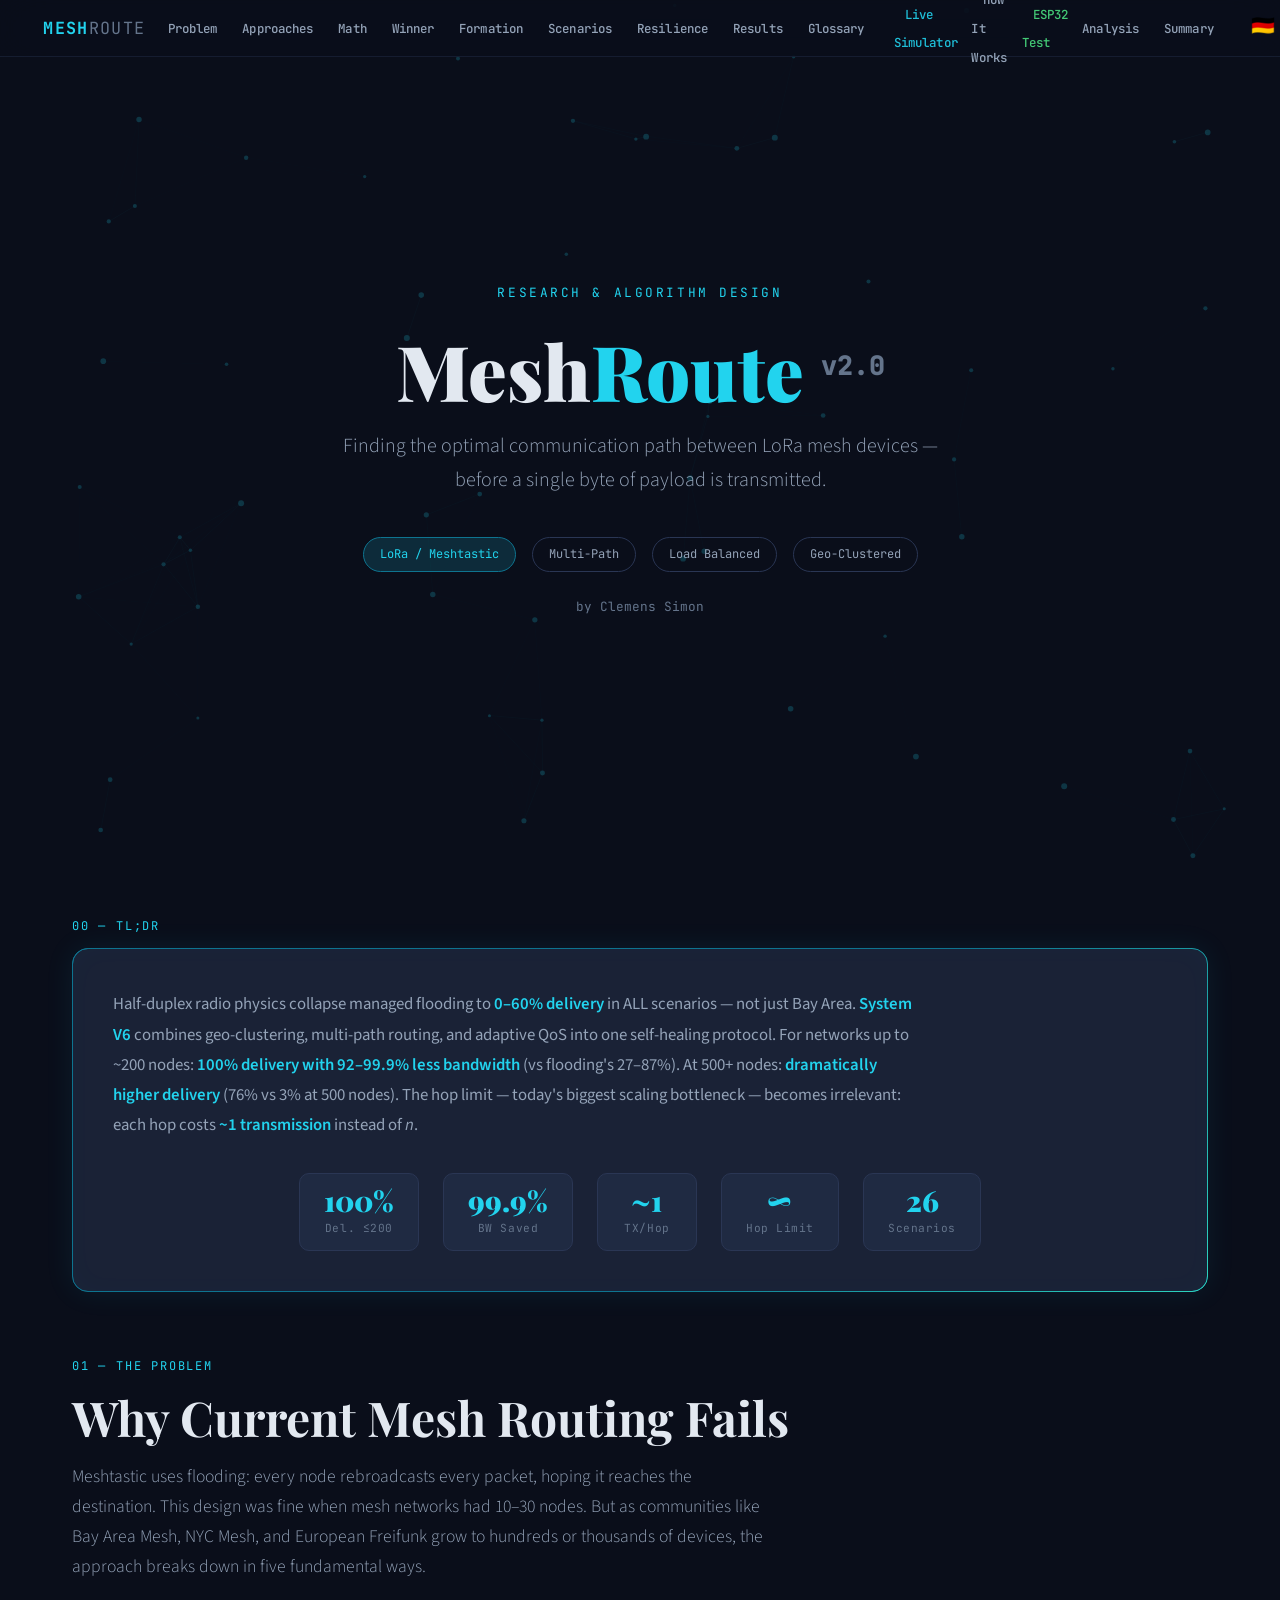
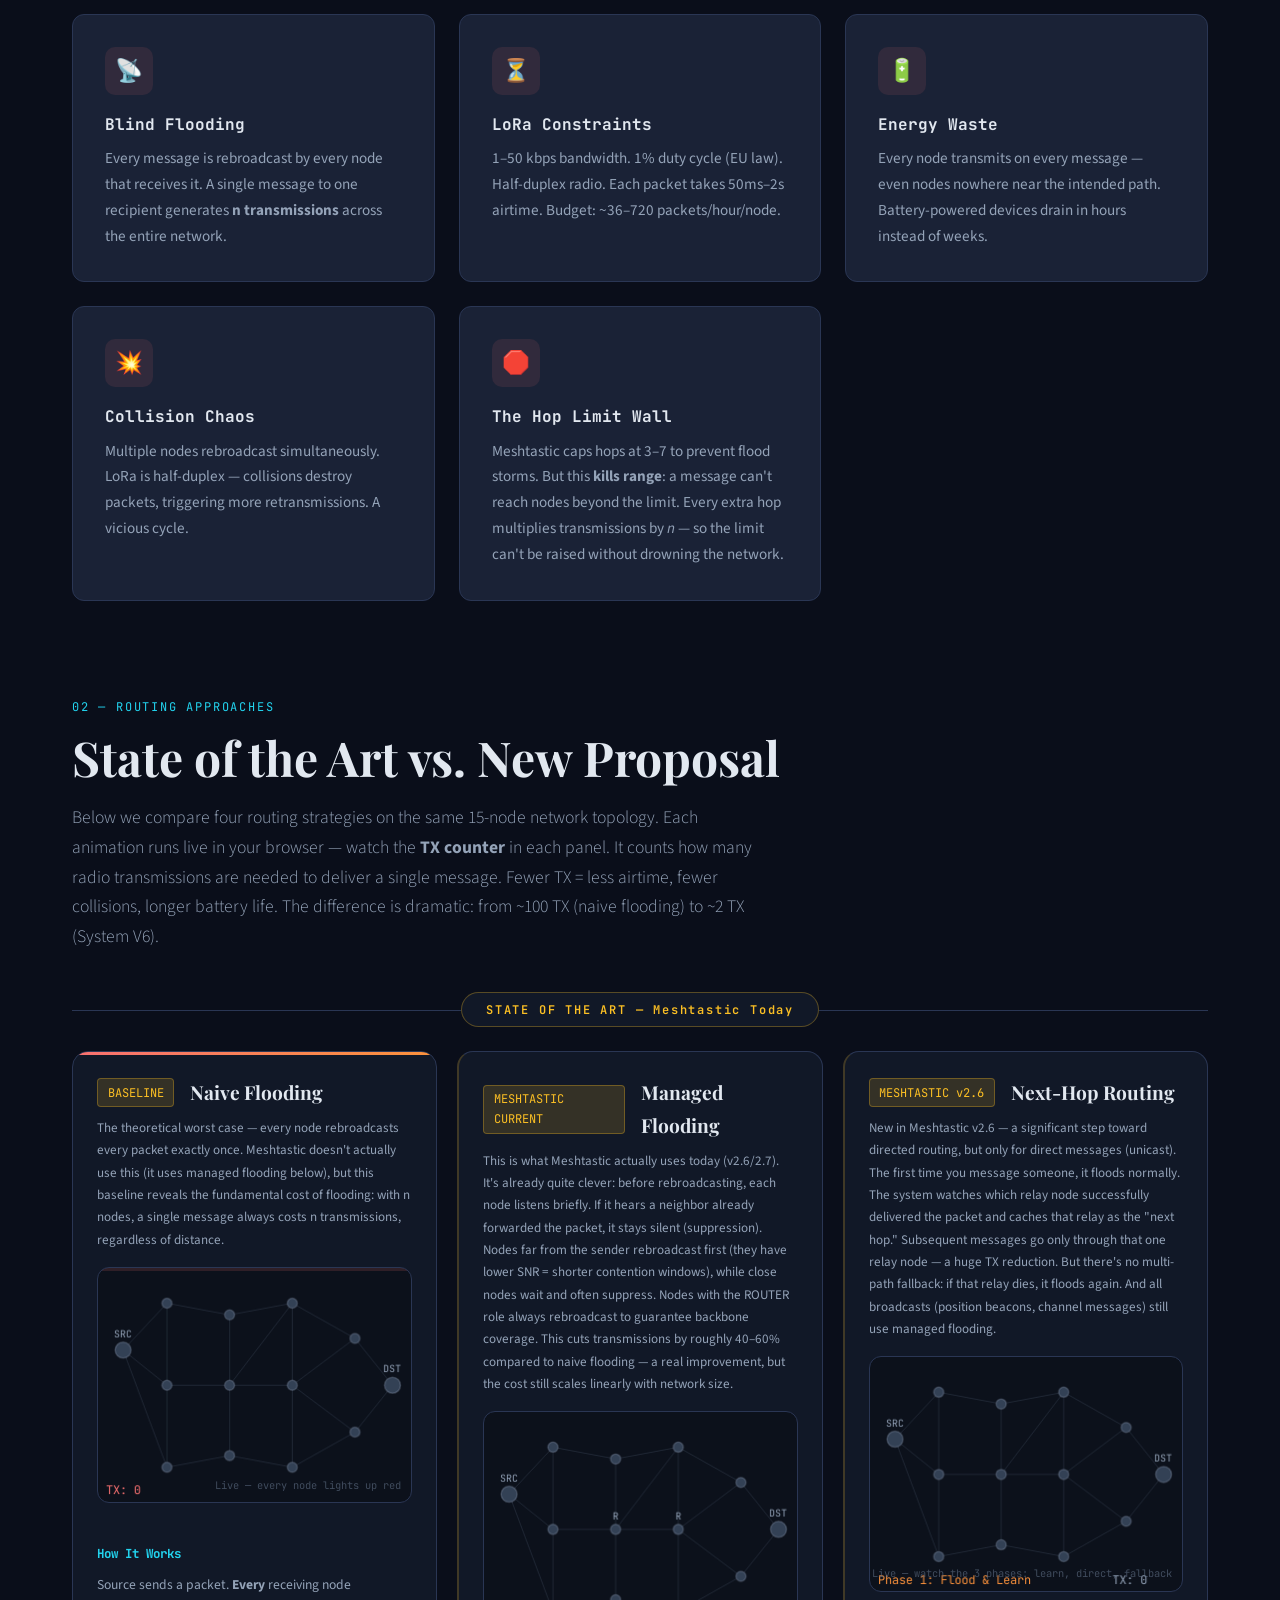
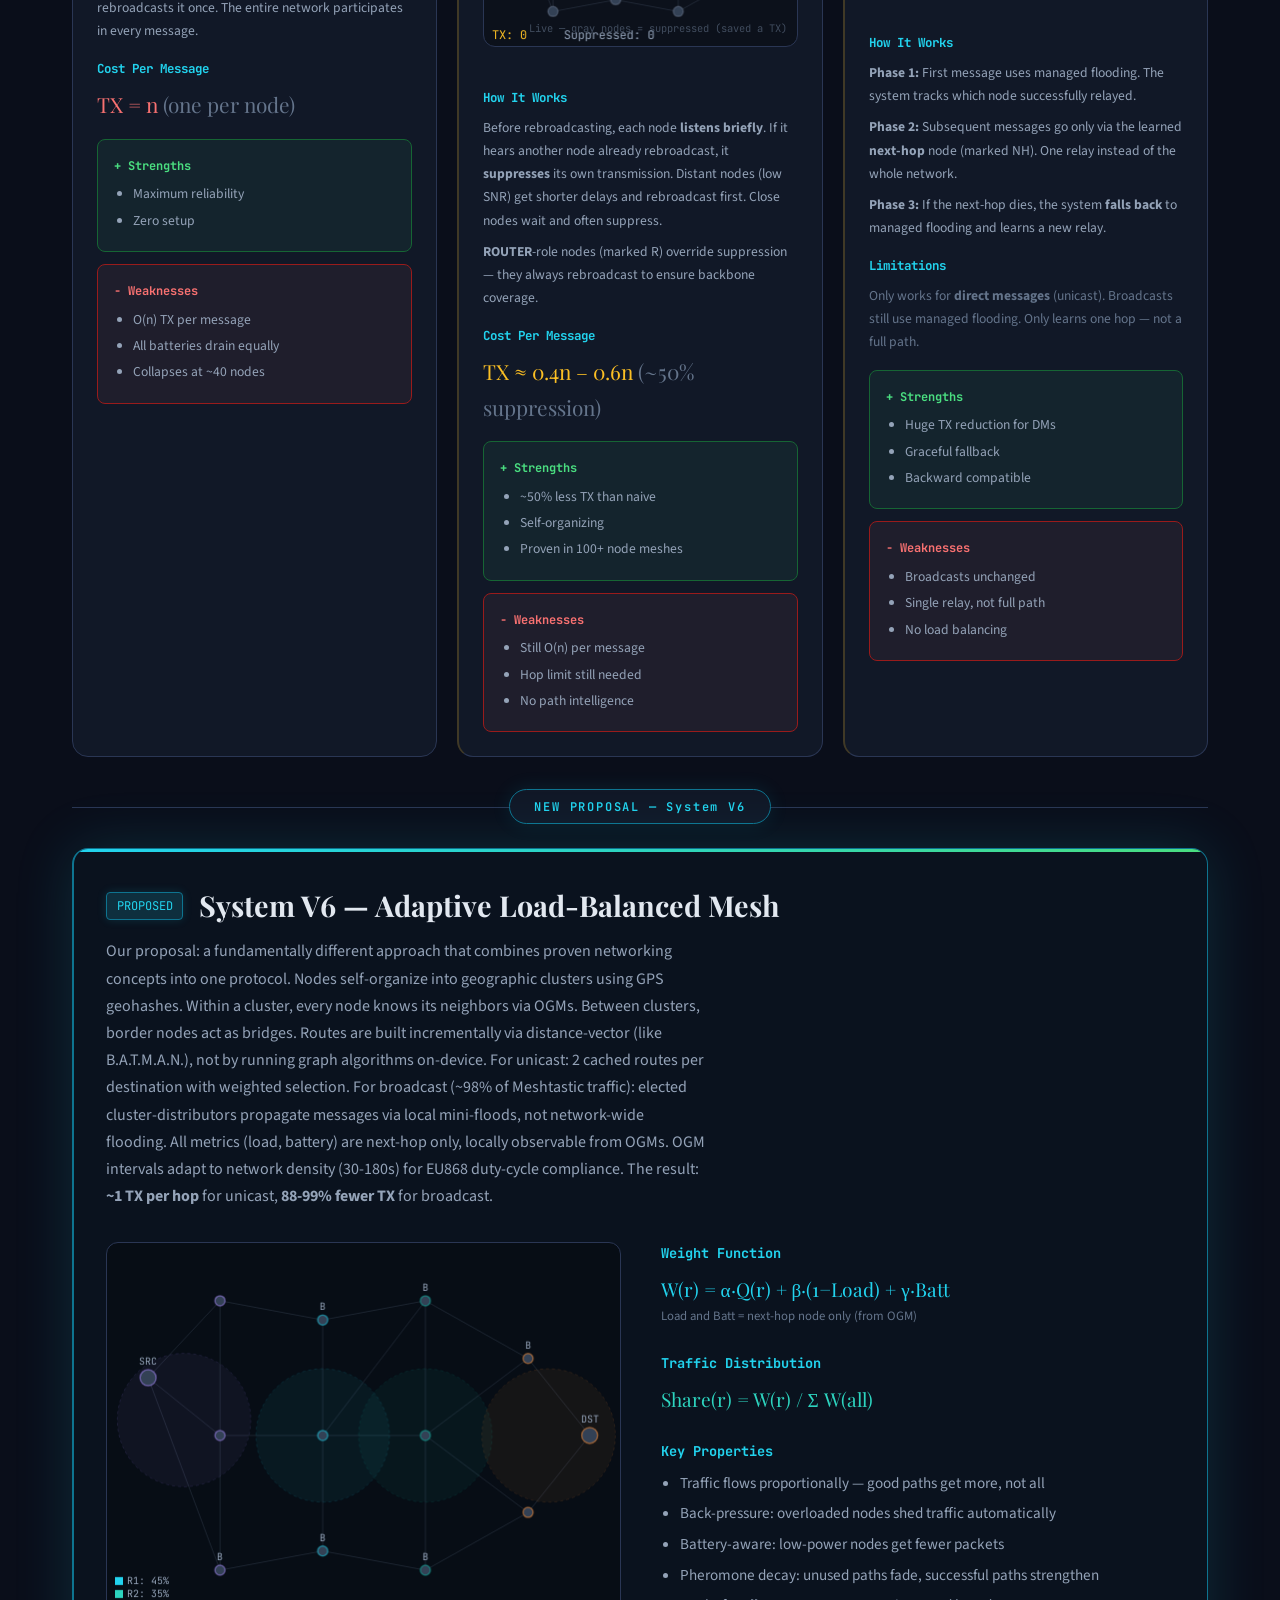
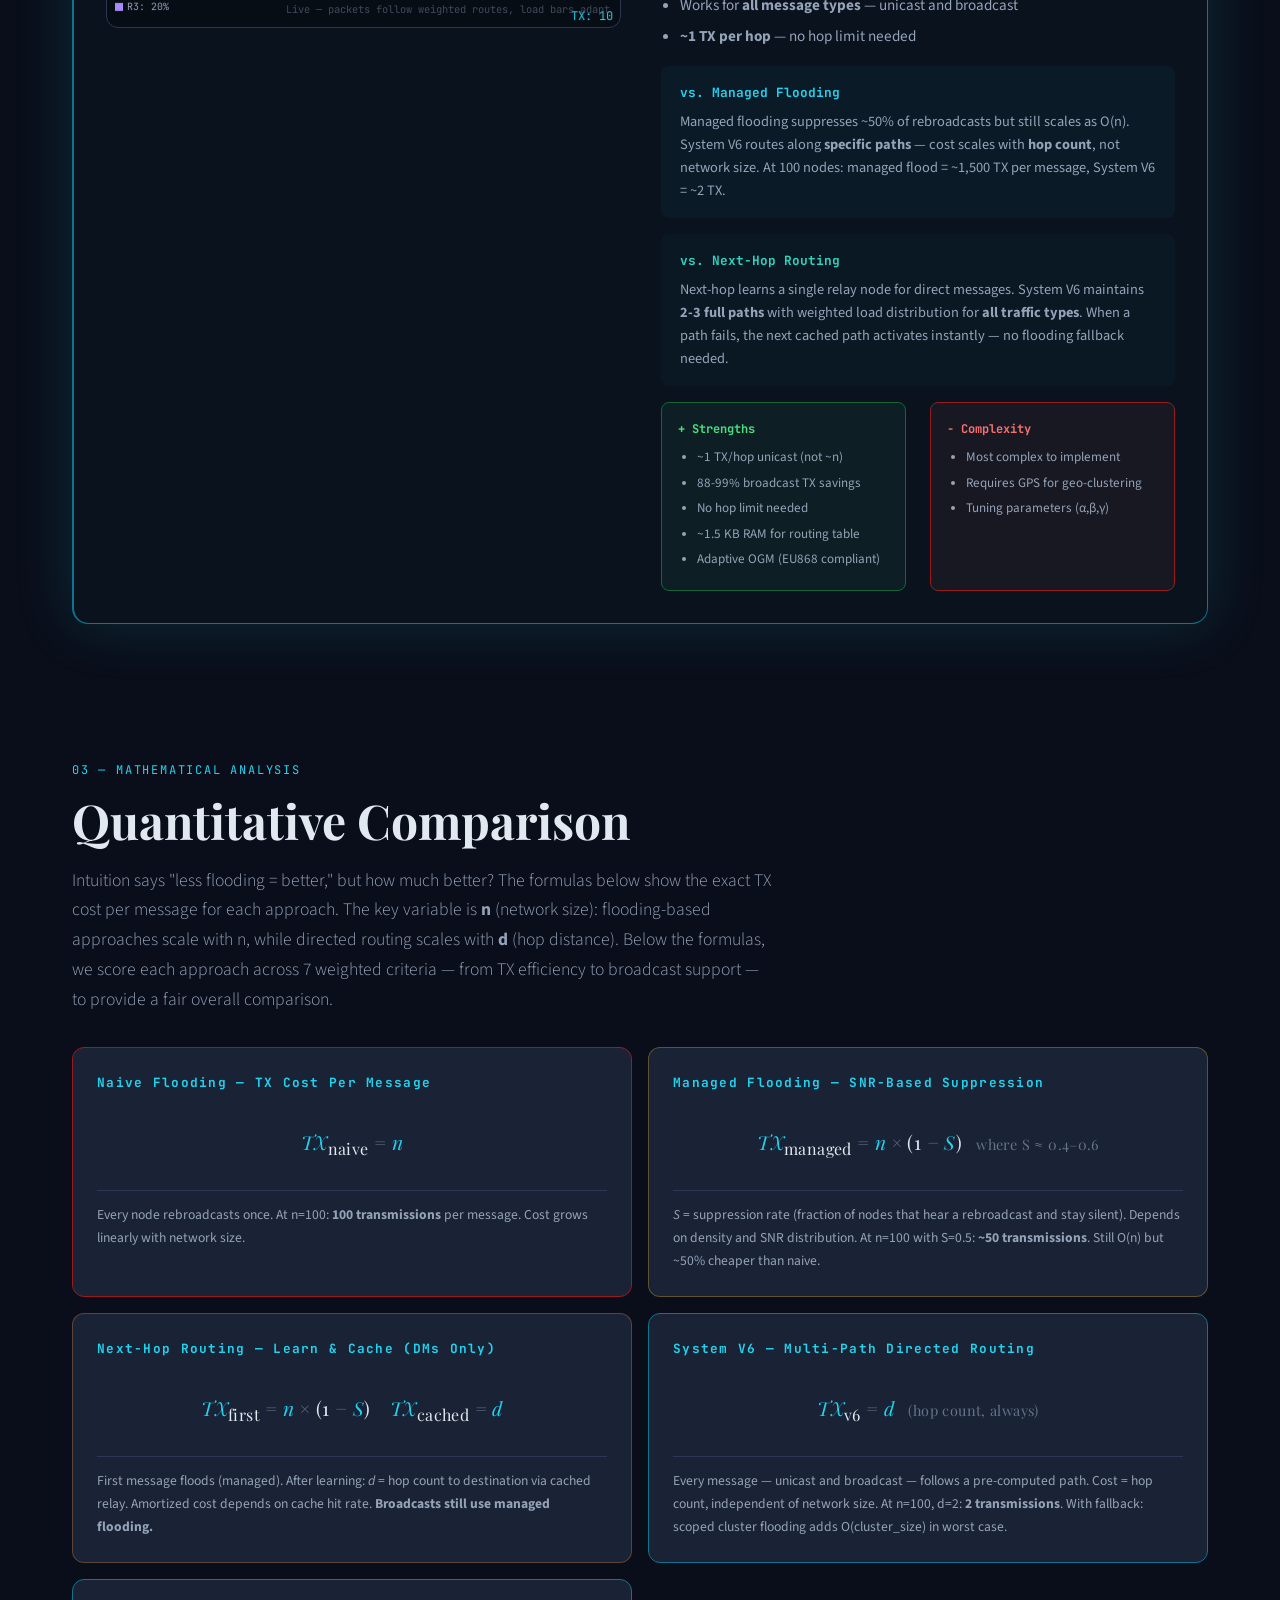
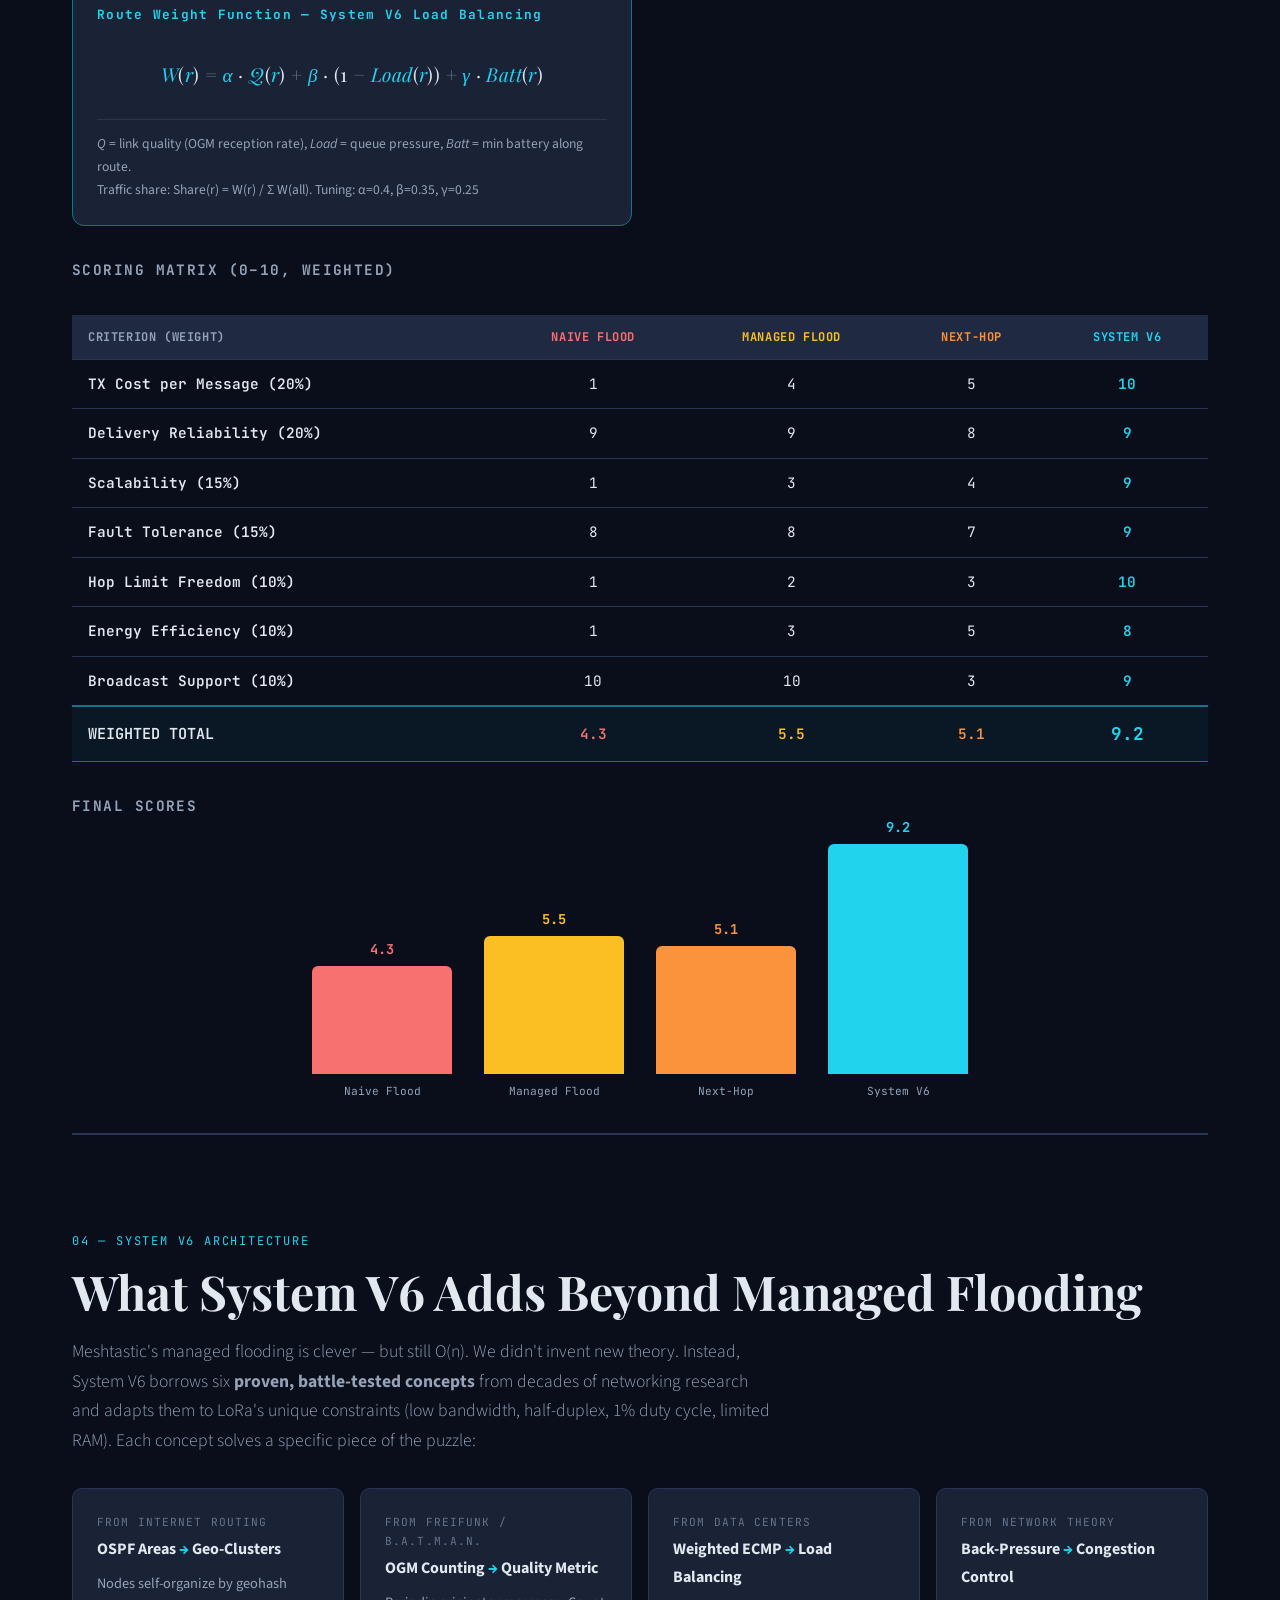
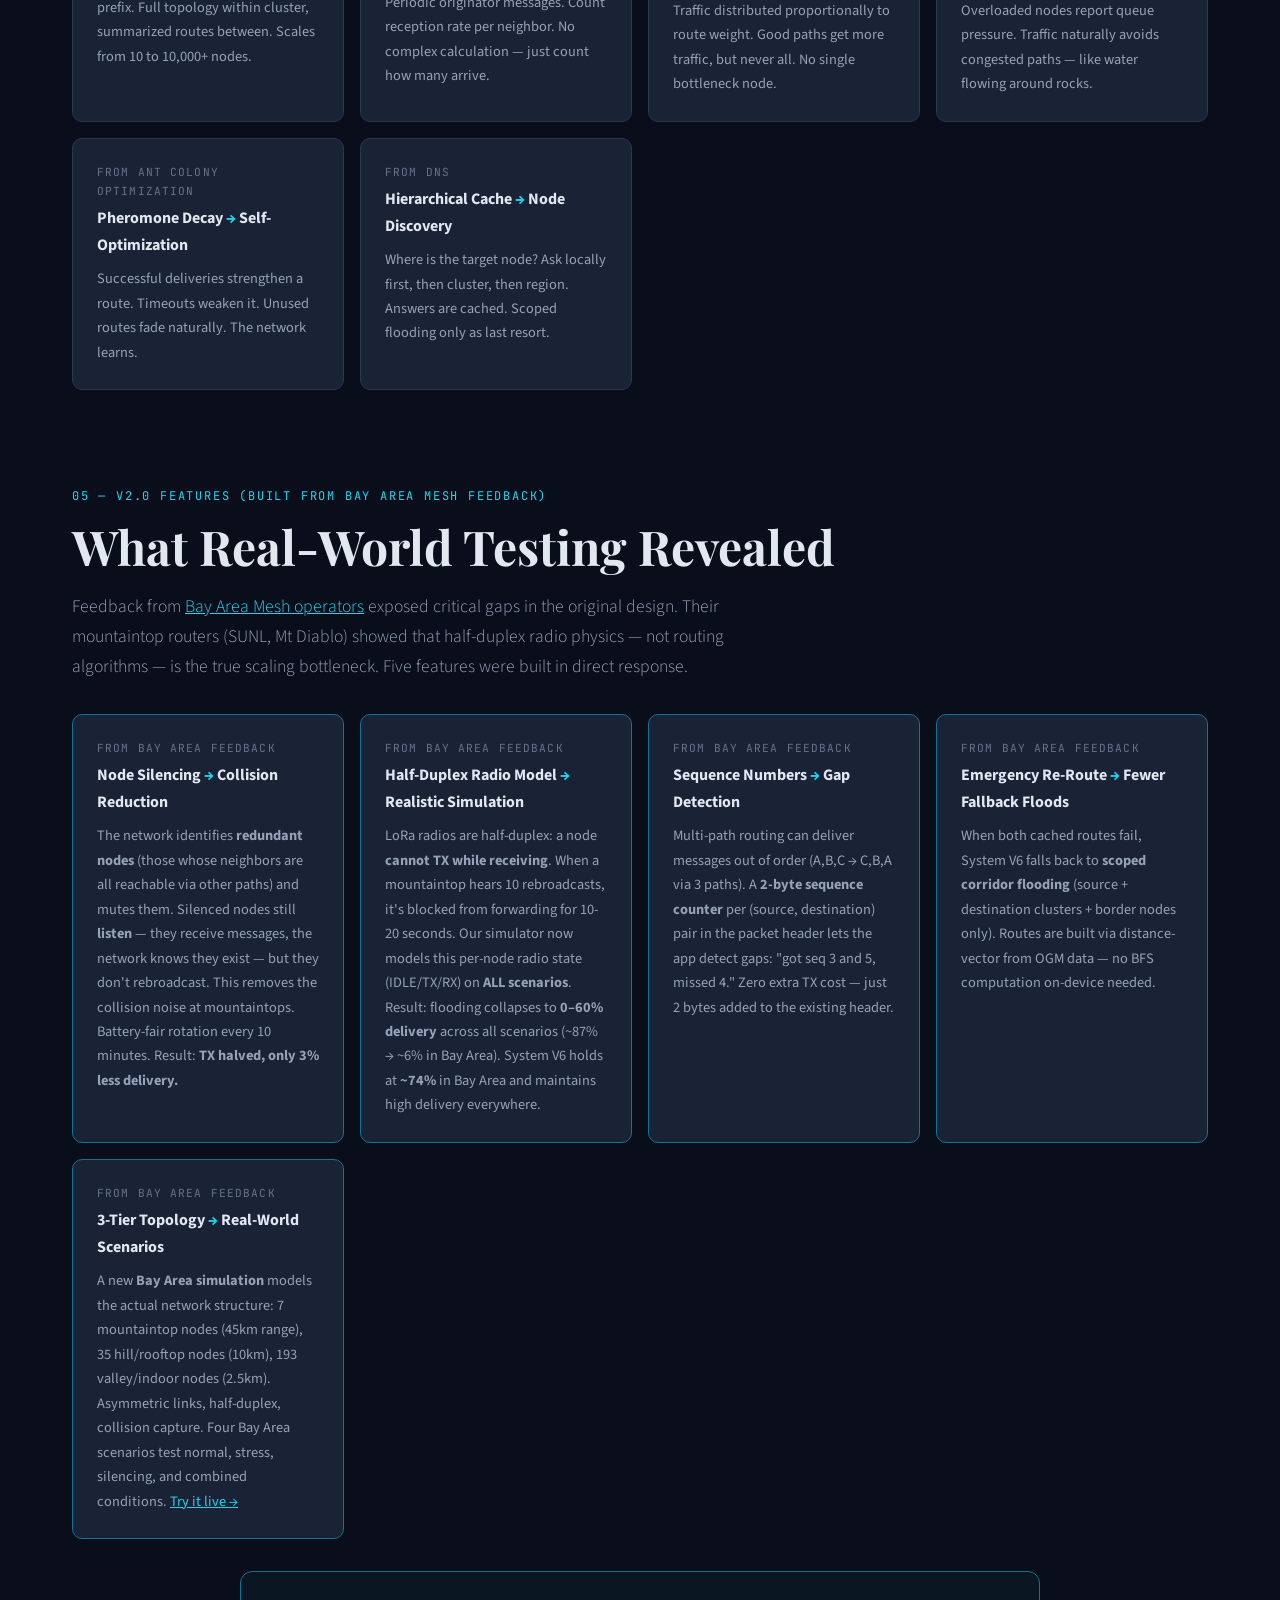
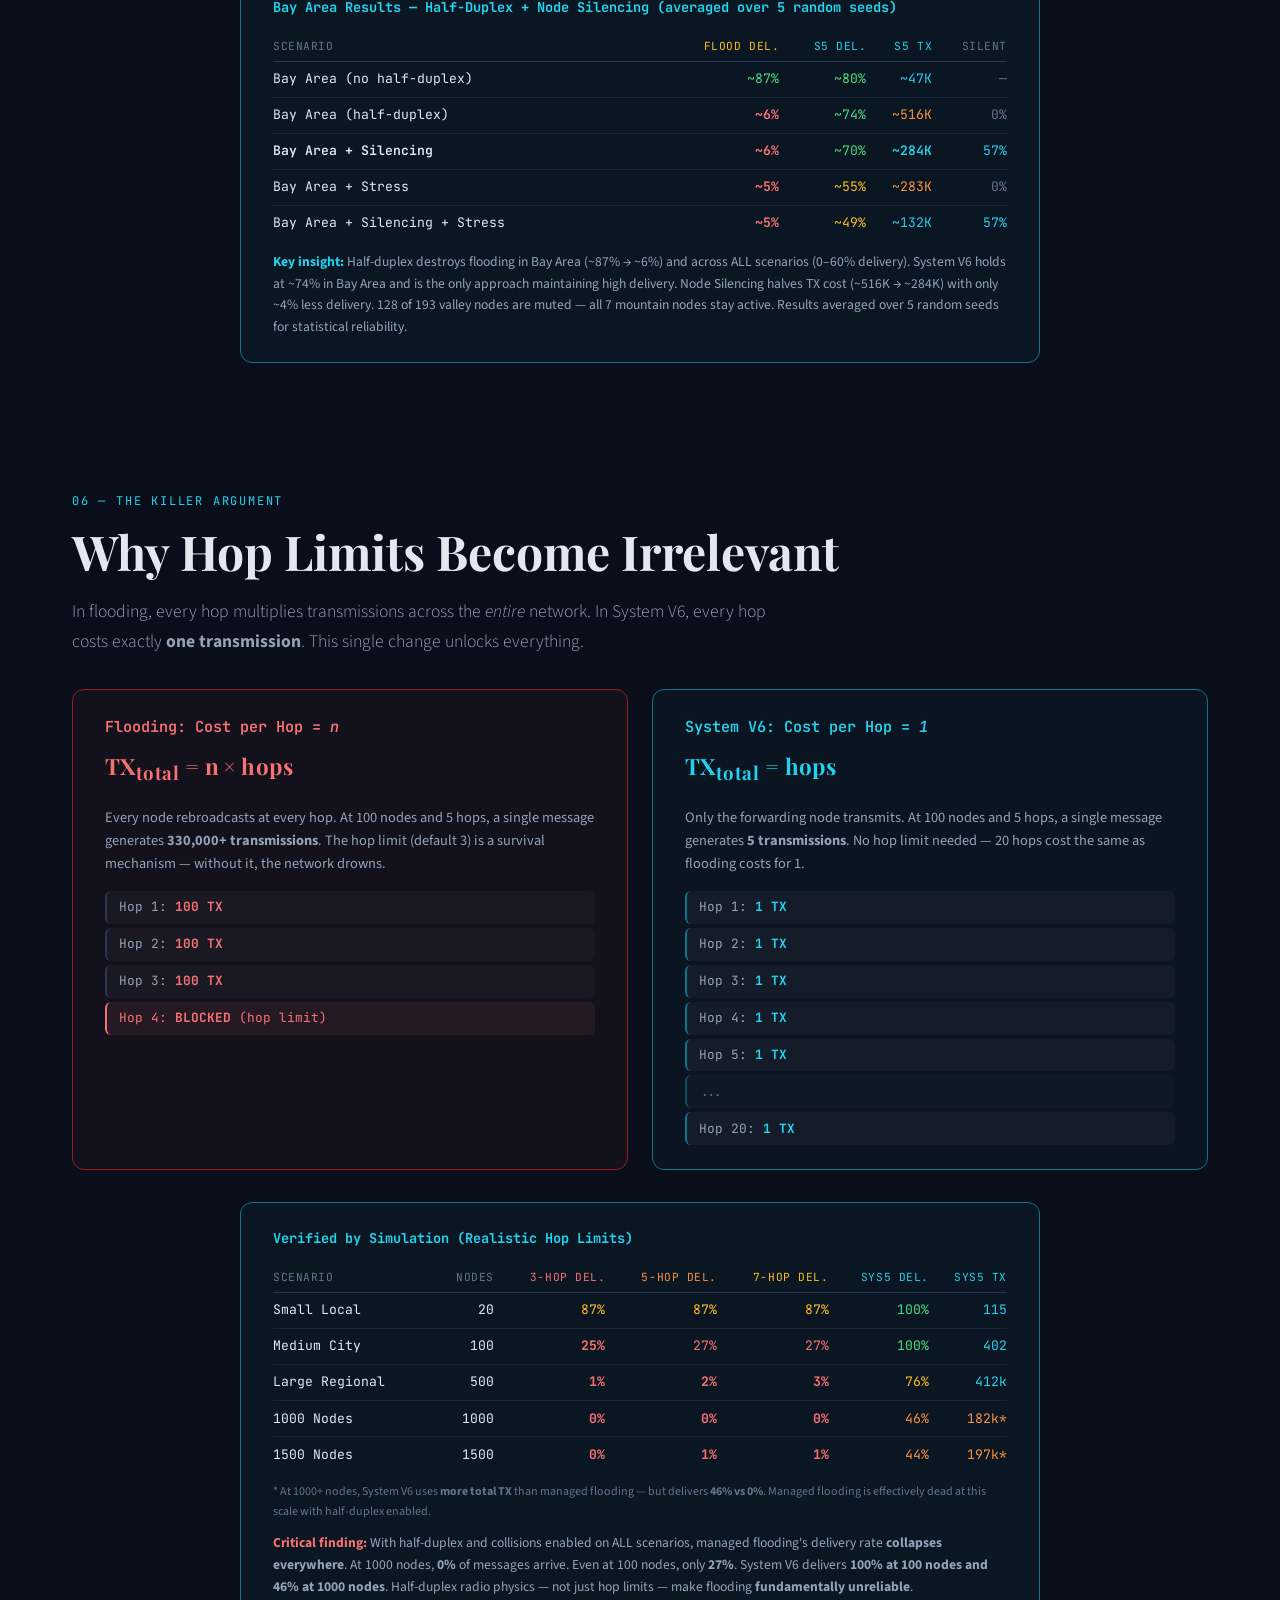
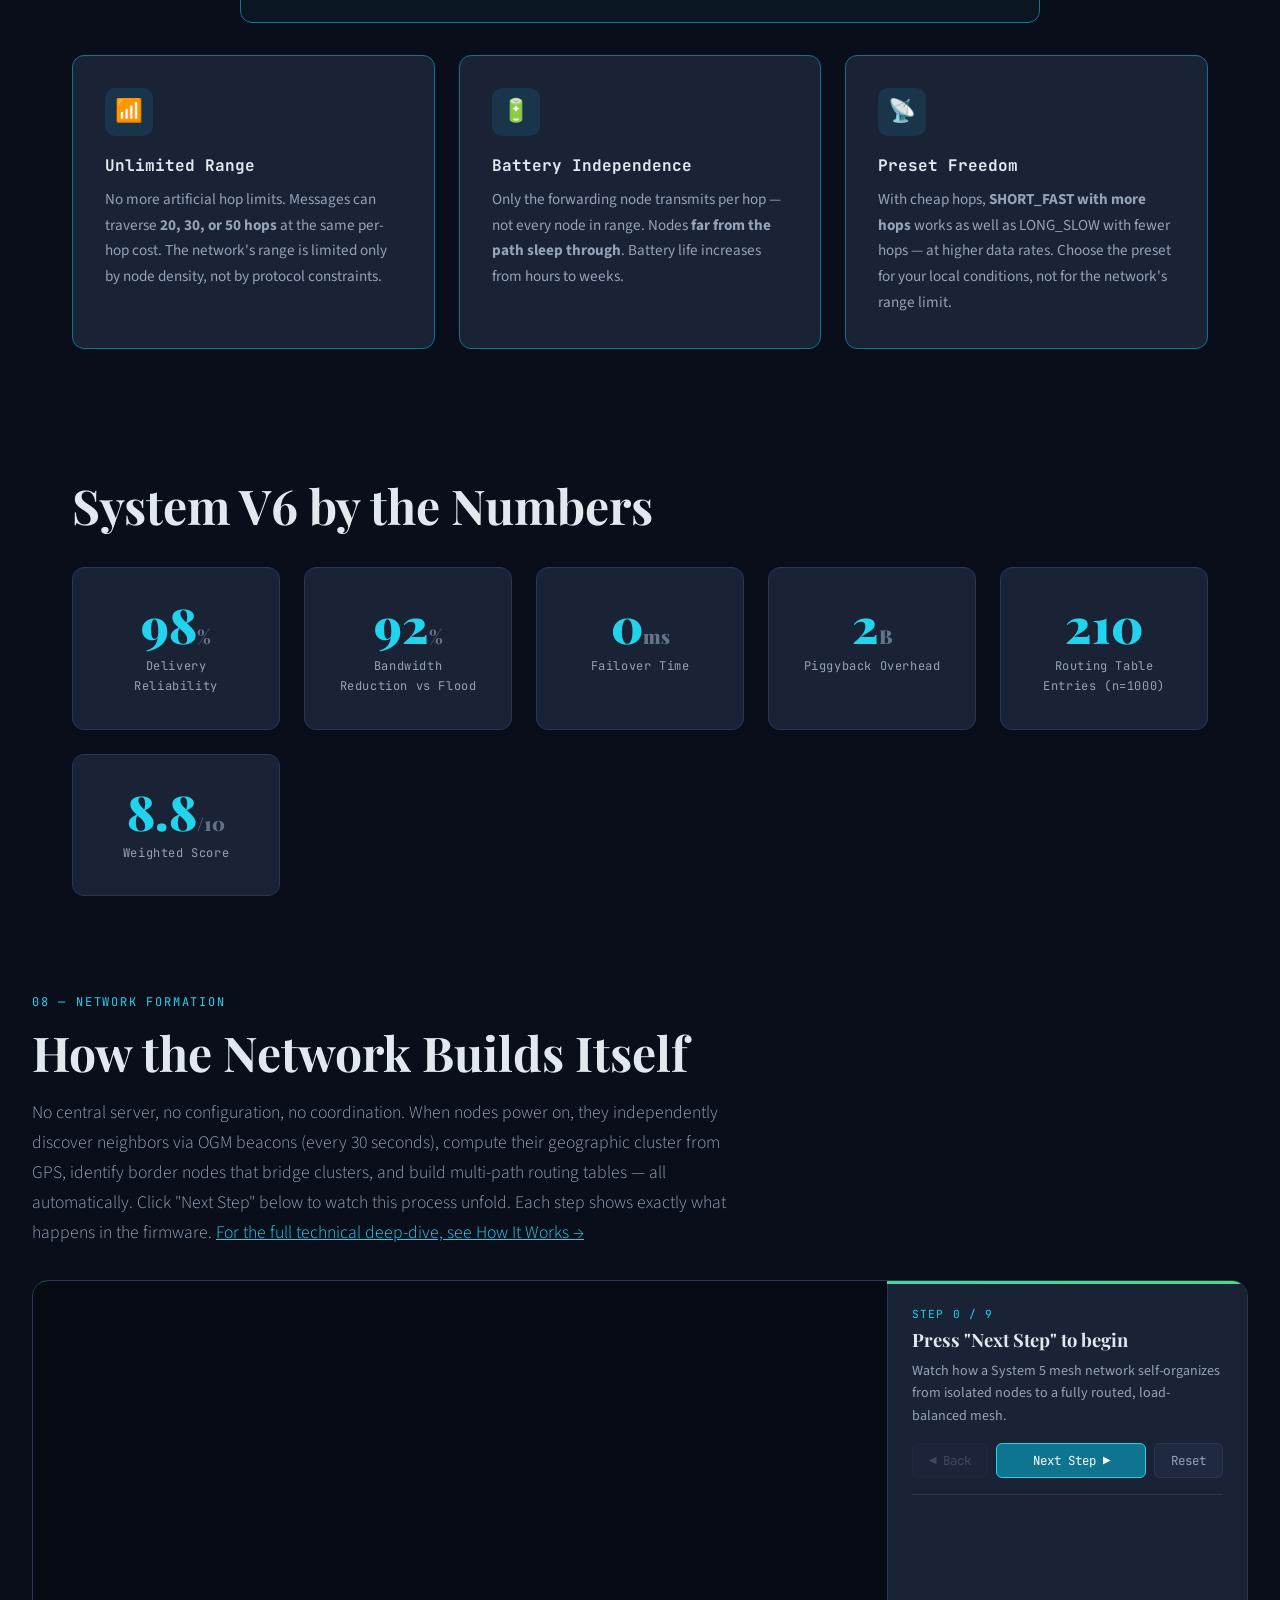
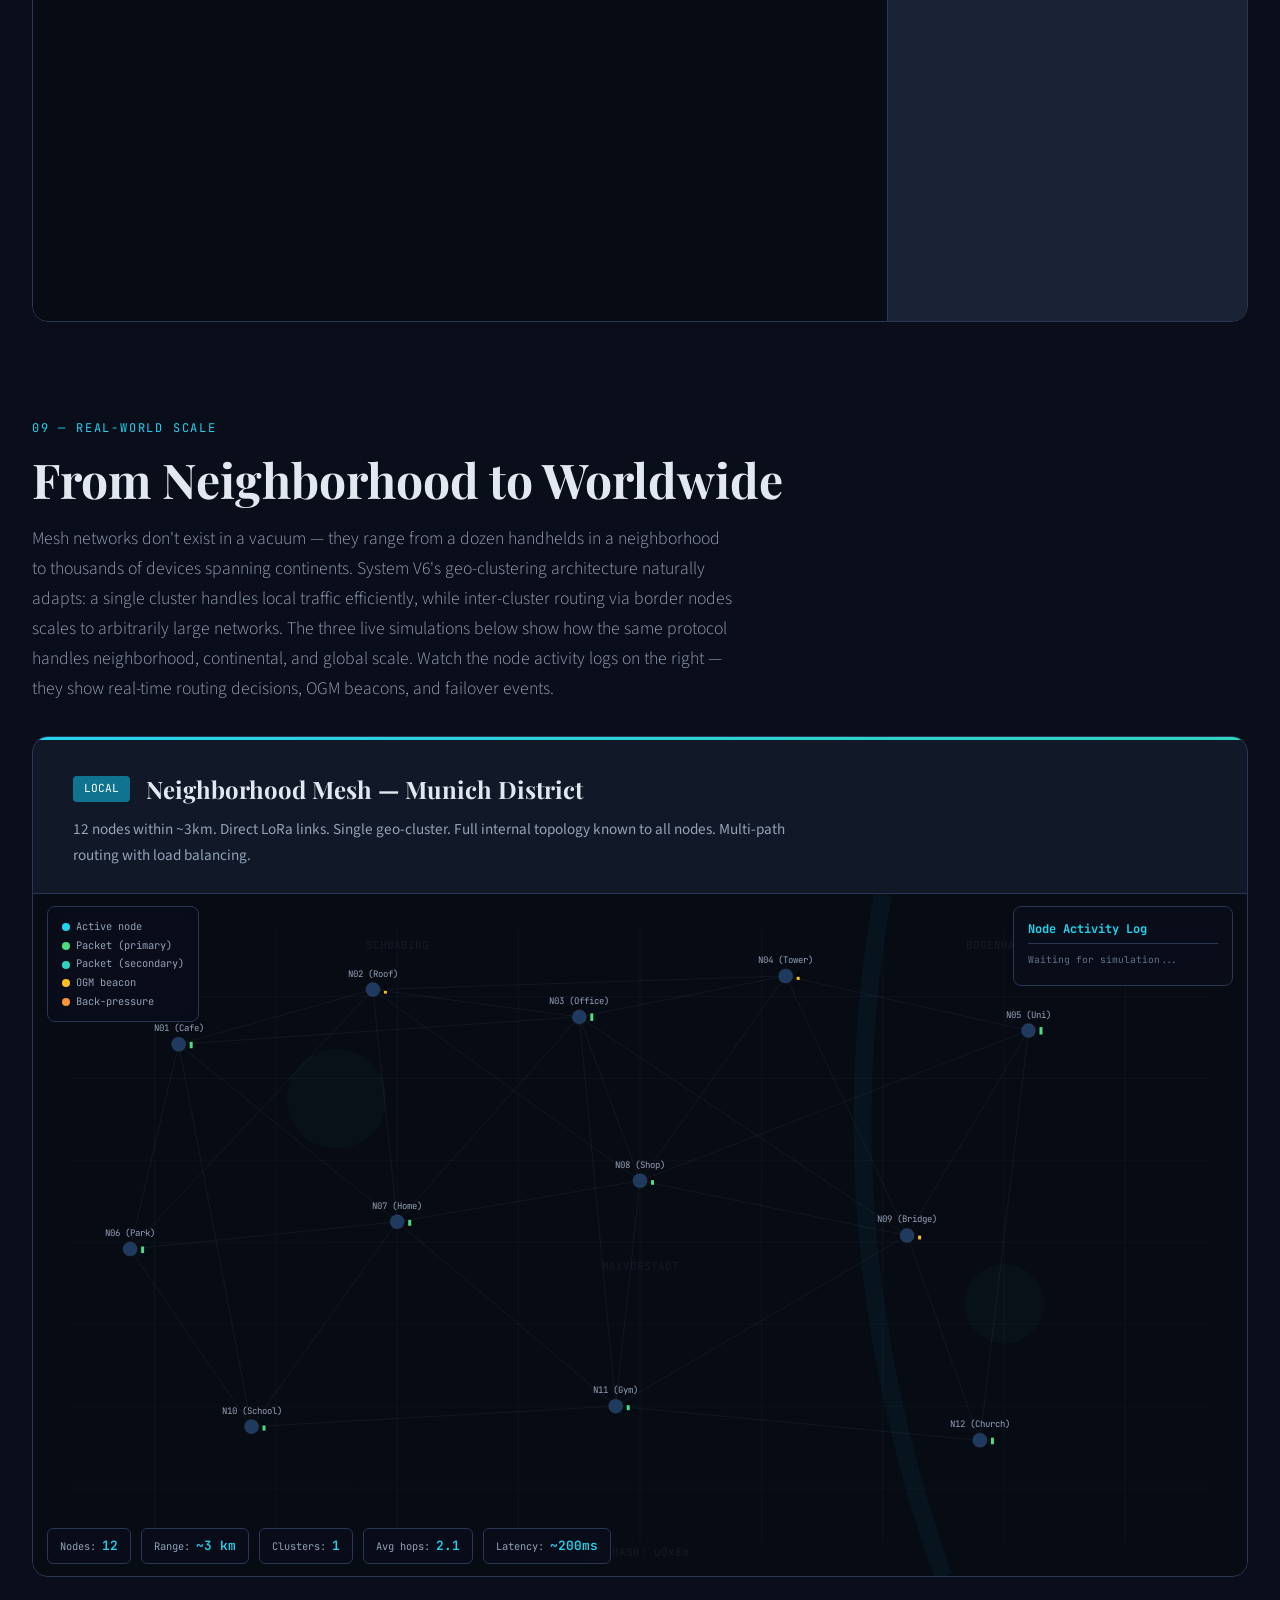
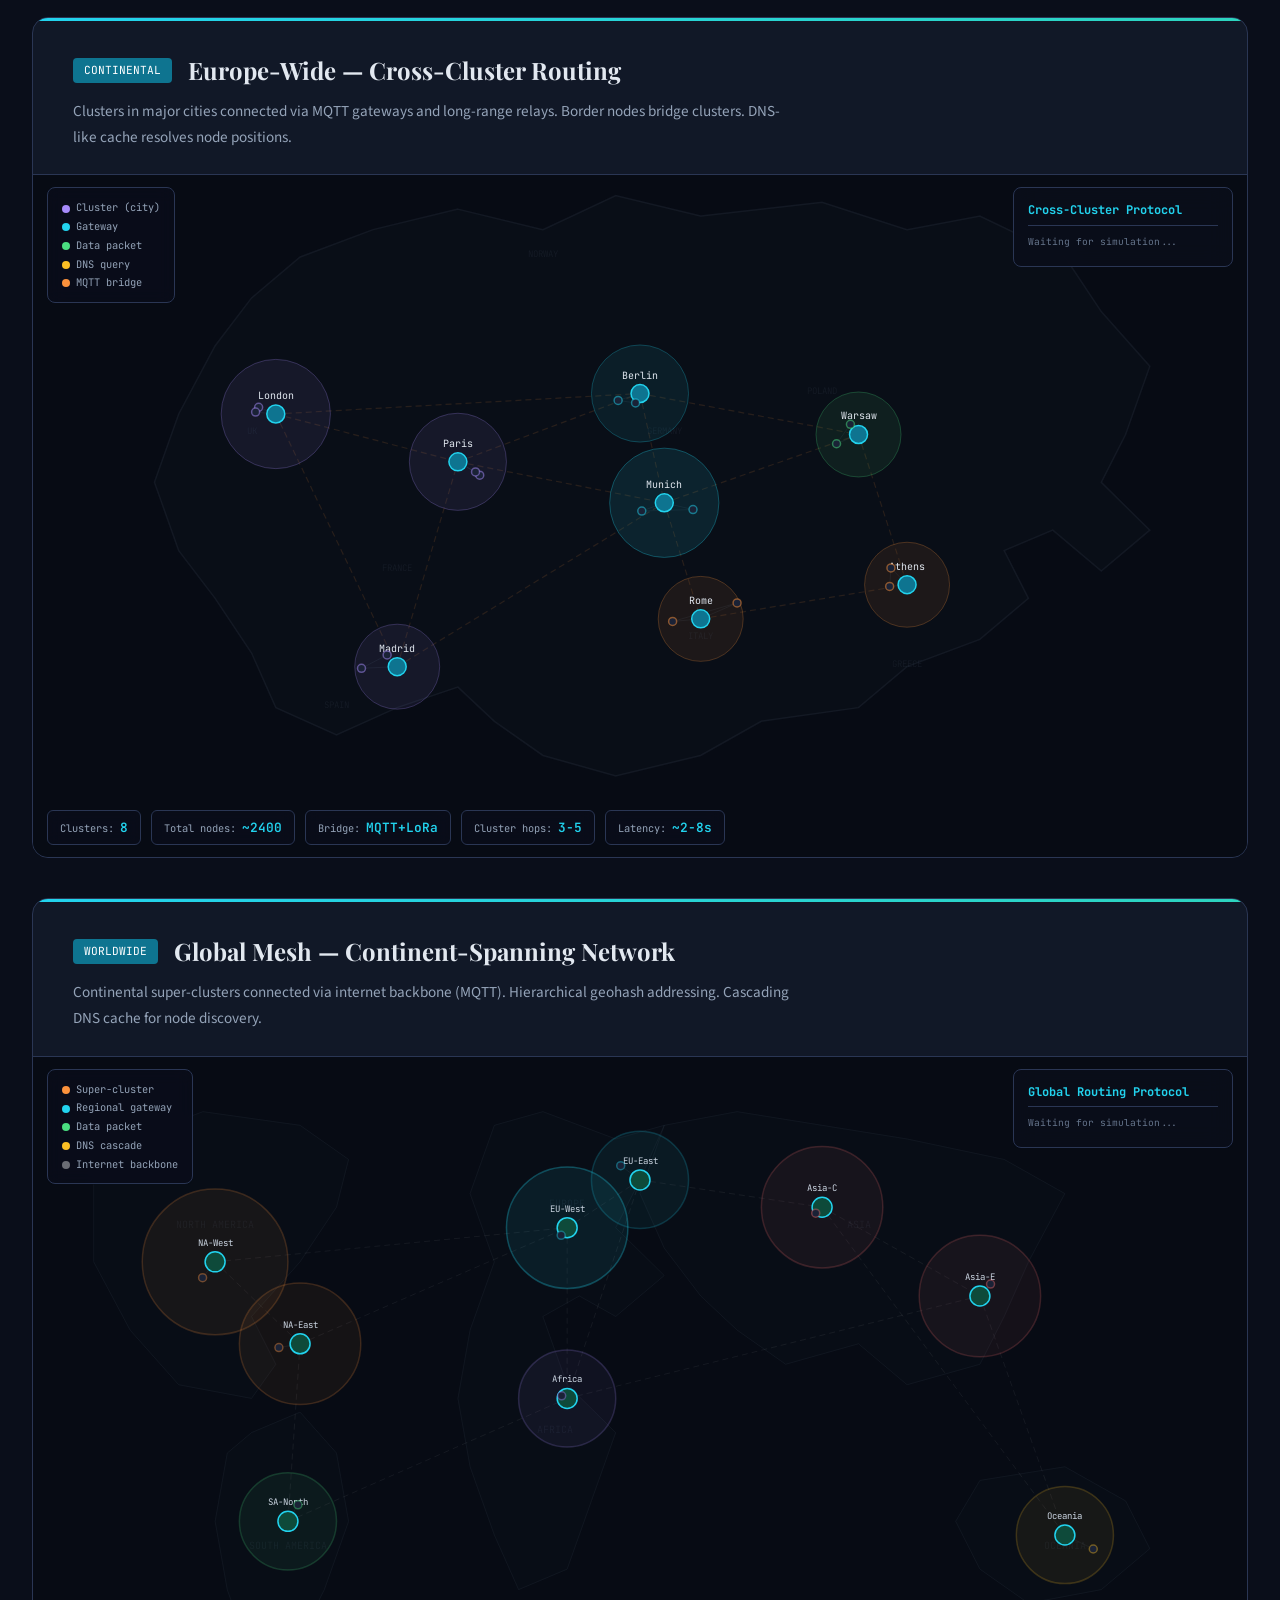
<file: index.html>
<!DOCTYPE html>
<html lang="en">
<head>
<meta charset="UTF-8">
<meta name="viewport" content="width=device-width, initial-scale=1.0">
<title>MeshRoute v2.0 — Optimal Mesh Network Routing</title>
<link rel="stylesheet" href="css/styles.css">
</head>
<body>

<!-- NAV -->
<nav id="navbar">
  <div class="nav-inner">
    <a href="#hero" class="logo">MESH<span>ROUTE</span></a>
    <button class="nav-toggle" id="nav-toggle" aria-label="Menu">&#x2630;</button>
    <ul id="nav-menu">
      <li><a href="#problem">Problem</a></li>
      <li><a href="#approaches">Approaches</a></li>
      <li><a href="#math">Math</a></li>
      <li><a href="#winner">Winner</a></li>
      <li><a href="#formation">Formation</a></li>
      <li><a href="#scenarios">Scenarios</a></li>
      <li><a href="#resilience">Resilience</a></li>
      <li><a href="#sim-results">Results</a></li>
      <li><a href="#glossary">Glossary</a></li>
      <li class="nav-sep"></li>
      <li><a href="simulator.html" style="color:var(--cyan)">Live Simulator</a></li>
      <li><a href="how-it-works.html">How It Works</a></li>
      <li><a href="docs/esp-test-results.html" style="color:var(--green)">ESP32 Test</a></li>
      <li><a href="analysis.html">Analysis</a></li>
      <li><a href="summary.html">Summary</a></li>
      <li class="nav-sep"></li>
      <li><a href="de/index.html" title="Deutsch" style="font-size:1.2rem;line-height:1;padding:0.2rem 0.5rem">&#x1F1E9;&#x1F1EA;</a></li>
    </ul>
  </div>
</nav>

<!-- HERO -->
<section id="hero">
  <canvas id="hero-canvas"></canvas>
  <div class="hero-content">
    <div class="hero-tag">Research &amp; Algorithm Design</div>
    <h1 class="hero-title">Mesh<span class="accent">Route</span> <span style="font-size:0.35em;color:var(--text-muted);font-family:var(--font-mono);vertical-align:super">v2.0</span></h1>
    <p class="hero-sub">Finding the optimal communication path between LoRa mesh devices — before a single byte of payload is transmitted.</p>
    <div class="hero-badges">
      <span class="badge active">LoRa / Meshtastic</span>
      <span class="badge">Multi-Path</span>
      <span class="badge">Load Balanced</span>
      <span class="badge">Geo-Clustered</span>
    </div>
    <p style="margin-top:1.5rem;font-family:var(--font-mono);font-size:0.8rem;color:var(--text-muted);opacity:0;animation:fadeUp 0.8s 1.1s forwards">by Clemens Simon</p>
  </div>
</section>

<!-- TL;DR -->
<section id="tldr">
  <div class="section-tag reveal">00 — TL;DR</div>
  <div class="tldr-card reveal">
    <p class="tldr-text">Half-duplex radio physics collapse managed flooding to <strong>0–60% delivery</strong> in ALL scenarios — not just Bay Area. <strong>System V6</strong> combines geo-clustering, multi-path routing, and adaptive QoS into one self-healing protocol. For networks up to ~200 nodes: <strong>100% delivery with 92–99.9% less bandwidth</strong> (vs flooding's 27–87%). At 500+ nodes: <strong>dramatically higher delivery</strong> (76% vs 3% at 500 nodes). The hop limit — today's biggest scaling bottleneck — becomes irrelevant: each hop costs <strong>~1 transmission</strong> instead of <em>n</em>.</p>
    <div class="tldr-stats">
      <div class="tldr-stat"><span class="tldr-num">100%</span><span class="tldr-label">Del. &le;200</span></div>
      <div class="tldr-stat"><span class="tldr-num">99.9%</span><span class="tldr-label">BW Saved</span></div>
      <div class="tldr-stat"><span class="tldr-num">~1</span><span class="tldr-label">TX/Hop</span></div>
      <div class="tldr-stat"><span class="tldr-num">&infin;</span><span class="tldr-label">Hop Limit</span></div>
      <div class="tldr-stat"><span class="tldr-num">26</span><span class="tldr-label">Scenarios</span></div>
    </div>
  </div>
</section>

<!-- PROBLEM -->
<section id="problem">
  <div class="section-tag reveal">01 — The Problem</div>
  <h2 class="section-title reveal">Why Current Mesh Routing Fails</h2>
  <p class="section-desc reveal">Meshtastic uses flooding: every node rebroadcasts every packet, hoping it reaches the destination. This design was fine when mesh networks had 10–30 nodes. But as communities like Bay Area Mesh, NYC Mesh, and European Freifunk grow to hundreds or thousands of devices, the approach breaks down in five fundamental ways.</p>
  <div class="problem-grid">
    <div class="problem-card reveal">
      <div class="icon">&#x1f4e1;</div>
      <h3>Blind Flooding</h3>
      <p>Every message is rebroadcast by every node that receives it. A single message to one recipient generates <strong>n transmissions</strong> across the entire network.</p>
    </div>
    <div class="problem-card reveal">
      <div class="icon">&#x23f3;</div>
      <h3>LoRa Constraints</h3>
      <p>1–50 kbps bandwidth. 1% duty cycle (EU law). Half-duplex radio. Each packet takes 50ms–2s airtime. Budget: ~36–720 packets/hour/node.</p>
    </div>
    <div class="problem-card reveal">
      <div class="icon">&#x1f50b;</div>
      <h3>Energy Waste</h3>
      <p>Every node transmits on every message — even nodes nowhere near the intended path. Battery-powered devices drain in hours instead of weeks.</p>
    </div>
    <div class="problem-card reveal">
      <div class="icon">&#x1f4a5;</div>
      <h3>Collision Chaos</h3>
      <p>Multiple nodes rebroadcast simultaneously. LoRa is half-duplex — collisions destroy packets, triggering more retransmissions. A vicious cycle.</p>
    </div>
    <div class="problem-card reveal">
      <div class="icon">&#x1f6d1;</div>
      <h3>The Hop Limit Wall</h3>
      <p>Meshtastic caps hops at 3–7 to prevent flood storms. But this <strong>kills range</strong>: a message can't reach nodes beyond the limit. Every extra hop multiplies transmissions by <em>n</em> — so the limit can't be raised without drowning the network.</p>
    </div>
  </div>
</section>

<!-- APPROACHES -->
<section id="approaches">
  <div class="section-tag reveal">02 — Routing Approaches</div>
  <h2 class="section-title reveal">State of the Art vs. New Proposal</h2>
  <p class="section-desc reveal">Below we compare four routing strategies on the same 15-node network topology. Each animation runs live in your browser — watch the <strong>TX counter</strong> in each panel. It counts how many radio transmissions are needed to deliver a single message. Fewer TX = less airtime, fewer collisions, longer battery life. The difference is dramatic: from ~100 TX (naive flooding) to ~2 TX (System V6).</p>

  <!-- STATE OF THE ART DIVIDER -->
  <div class="approach-divider reveal">
    <span class="divider-label sota-label">STATE OF THE ART — Meshtastic Today</span>
  </div>

  <div class="sota-grid">
  <!-- NAIVE FLOODING -->
  <div class="algo-section flood reveal" id="algo-naive-flood">
    <div class="algo-header">
      <span class="algo-number sota-badge">BASELINE</span>
      <h3 class="algo-name">Naive Flooding</h3>
    </div>
    <p class="algo-subtitle">The theoretical worst case — every node rebroadcasts every packet exactly once. Meshtastic doesn't actually use this (it uses managed flooding below), but this baseline reveals the fundamental cost of flooding: with n nodes, a single message always costs n transmissions, regardless of distance.</p>
    <div class="algo-body">
      <div class="algo-canvas-wrap">
        <canvas class="algo-canvas" id="canvas-naive-flood"></canvas>
        <span class="canvas-label">Live — every node lights up red</span>
      </div>
      <div class="algo-details">
        <h4>How It Works</h4>
        <p>Source sends a packet. <strong>Every</strong> receiving node rebroadcasts it once. The entire network participates in every message.</p>
        <h4>Cost Per Message</h4>
        <p style="font-family:var(--font-display);font-size:1.3rem;color:var(--red);">TX = n <span style="color:var(--text-muted)">(one per node)</span></p>
        <div class="pro-con">
          <div class="pro"><h5>+ Strengths</h5><ul><li>Maximum reliability</li><li>Zero setup</li></ul></div>
          <div class="con"><h5>− Weaknesses</h5><ul><li>O(n) TX per message</li><li>All batteries drain equally</li><li>Collapses at ~40 nodes</li></ul></div>
        </div>
      </div>
    </div>
  </div>

  <!-- MANAGED FLOODING -->
  <div class="algo-section managed reveal" id="algo-managed-flood">
    <div class="algo-header">
      <span class="algo-number sota-badge">MESHTASTIC CURRENT</span>
      <h3 class="algo-name">Managed Flooding</h3>
    </div>
    <p class="algo-subtitle">This is what Meshtastic actually uses today (v2.6/2.7). It's already quite clever: before rebroadcasting, each node listens briefly. If it hears a neighbor already forwarded the packet, it stays silent (suppression). Nodes far from the sender rebroadcast first (they have lower SNR = shorter contention windows), while close nodes wait and often suppress. Nodes with the ROUTER role always rebroadcast to guarantee backbone coverage. This cuts transmissions by roughly 40–60% compared to naive flooding — a real improvement, but the cost still scales linearly with network size.</p>
    <div class="algo-body">
      <div class="algo-canvas-wrap">
        <canvas class="algo-canvas" id="canvas-managed-flood"></canvas>
        <span class="canvas-label">Live — gray nodes = suppressed (saved a TX)</span>
      </div>
      <div class="algo-details">
        <h4>How It Works</h4>
        <p>Before rebroadcasting, each node <strong>listens briefly</strong>. If it hears another node already rebroadcast, it <strong>suppresses</strong> its own transmission. Distant nodes (low SNR) get shorter delays and rebroadcast first. Close nodes wait and often suppress.</p>
        <p style="margin-top:0.5rem"><strong>ROUTER</strong>-role nodes (marked R) override suppression — they always rebroadcast to ensure backbone coverage.</p>
        <h4>Cost Per Message</h4>
        <p style="font-family:var(--font-display);font-size:1.3rem;color:var(--yellow);">TX &asymp; 0.4n – 0.6n <span style="color:var(--text-muted)">(~50% suppression)</span></p>
        <div class="pro-con">
          <div class="pro"><h5>+ Strengths</h5><ul><li>~50% less TX than naive</li><li>Self-organizing</li><li>Proven in 100+ node meshes</li></ul></div>
          <div class="con"><h5>− Weaknesses</h5><ul><li>Still O(n) per message</li><li>Hop limit still needed</li><li>No path intelligence</li></ul></div>
        </div>
      </div>
    </div>
  </div>

  <!-- NEXT-HOP ROUTING -->
  <div class="algo-section nexthop reveal" id="algo-next-hop">
    <div class="algo-header">
      <span class="algo-number sota-badge">MESHTASTIC v2.6</span>
      <h3 class="algo-name">Next-Hop Routing</h3>
    </div>
    <p class="algo-subtitle">New in Meshtastic v2.6 — a significant step toward directed routing, but only for direct messages (unicast). The first time you message someone, it floods normally. The system watches which relay node successfully delivered the packet and caches that relay as the "next hop." Subsequent messages go only through that one relay node — a huge TX reduction. But there's no multi-path fallback: if that relay dies, it floods again. And all broadcasts (position beacons, channel messages) still use managed flooding.</p>
    <div class="algo-body">
      <div class="algo-canvas-wrap">
        <canvas class="algo-canvas" id="canvas-next-hop"></canvas>
        <span class="canvas-label">Live — watch the 3 phases: learn, direct, fallback</span>
      </div>
      <div class="algo-details">
        <h4>How It Works</h4>
        <p><strong>Phase 1:</strong> First message uses managed flooding. The system tracks which node successfully relayed.</p>
        <p style="margin-top:0.5rem"><strong>Phase 2:</strong> Subsequent messages go only via the learned <strong>next-hop</strong> node (marked NH). One relay instead of the whole network.</p>
        <p style="margin-top:0.5rem"><strong>Phase 3:</strong> If the next-hop dies, the system <strong>falls back</strong> to managed flooding and learns a new relay.</p>
        <h4>Limitations</h4>
        <p style="color:var(--text-muted)">Only works for <strong>direct messages</strong> (unicast). Broadcasts still use managed flooding. Only learns one hop — not a full path.</p>
        <div class="pro-con">
          <div class="pro"><h5>+ Strengths</h5><ul><li>Huge TX reduction for DMs</li><li>Graceful fallback</li><li>Backward compatible</li></ul></div>
          <div class="con"><h5>− Weaknesses</h5><ul><li>Broadcasts unchanged</li><li>Single relay, not full path</li><li>No load balancing</li></ul></div>
        </div>
      </div>
    </div>
  </div>

  </div><!-- /.sota-grid -->

  <!-- NEW PROPOSAL DIVIDER -->
  <div class="approach-divider reveal" style="margin-top:2rem">
    <span class="divider-label proposal-label">NEW PROPOSAL — System V6</span>
  </div>

  <!-- SYSTEM 5 -->
  <div class="algo-section winner reveal" id="algo-winner">
    <div class="algo-header">
      <span class="algo-number proposal-badge">PROPOSED</span>
      <h3 class="algo-name">System V6 — Adaptive Load-Balanced Mesh</h3>
    </div>
    <p class="algo-subtitle">Our proposal: a fundamentally different approach that combines proven networking concepts into one protocol. Nodes self-organize into geographic clusters using GPS geohashes. Within a cluster, every node knows its neighbors via OGMs. Between clusters, border nodes act as bridges. Routes are built incrementally via distance-vector (like B.A.T.M.A.N.), not by running graph algorithms on-device. For unicast: 2 cached routes per destination with weighted selection. For broadcast (~98% of Meshtastic traffic): elected cluster-distributors propagate messages via local mini-floods, not network-wide flooding. All metrics (load, battery) are next-hop only, locally observable from OGMs. OGM intervals adapt to network density (30-180s) for EU868 duty-cycle compliance. The result: <strong>~1 TX per hop</strong> for unicast, <strong>88-99% fewer TX</strong> for broadcast.</p>
    <div class="algo-body">
      <div class="algo-canvas-wrap">
        <canvas class="algo-canvas" id="canvas-system5"></canvas>
        <span class="canvas-label">Live — packets follow weighted routes, load bars adapt</span>
      </div>
      <div class="algo-details">
        <h4>Weight Function</h4>
        <p style="font-family:var(--font-display);font-size:1.2rem;color:var(--cyan);">W(r) = &alpha;&middot;Q(r) + &beta;&middot;(1&minus;Load) + &gamma;&middot;Batt</p>
        <p style="font-size:0.8rem;color:var(--text-muted);">Load and Batt = next-hop node only (from OGM)</p>
        <h4>Traffic Distribution</h4>
        <p style="font-family:var(--font-display);font-size:1.2rem;color:var(--teal);">Share(r) = W(r) / &Sigma; W(all)</p>
        <h4>Key Properties</h4>
        <ul>
          <li>Traffic flows proportionally — good paths get more, not all</li>
          <li>Back-pressure: overloaded nodes shed traffic automatically</li>
          <li>Battery-aware: low-power nodes get fewer packets</li>
          <li>Pheromone decay: unused paths fade, successful paths strengthen</li>
          <li>Works for <strong>all message types</strong> — unicast and broadcast</li>
          <li><strong>~1 TX per hop</strong> — no hop limit needed</li>
        </ul>
        <div class="highlight-box" style="margin:1rem 0;padding:1rem 1.2rem;border-color:var(--cyan-dim);background:rgba(34,211,238,0.04);border-radius:8px">
          <h4 style="font-family:var(--font-mono);font-size:0.8rem;color:var(--cyan);margin-bottom:0.4rem">vs. Managed Flooding</h4>
          <p style="font-size:0.9rem;line-height:1.6">Managed flooding suppresses ~50% of rebroadcasts but still scales as O(n). System V6 routes along <strong>specific paths</strong> — cost scales with <strong>hop count</strong>, not network size. At 100 nodes: managed flood = ~1,500 TX per message, System V6 = ~2 TX.</p>
        </div>
        <div class="highlight-box" style="margin:1rem 0;padding:1rem 1.2rem;border-color:var(--teal,var(--cyan-dim));background:rgba(20,184,166,0.04);border-radius:8px">
          <h4 style="font-family:var(--font-mono);font-size:0.8rem;color:var(--teal);margin-bottom:0.4rem">vs. Next-Hop Routing</h4>
          <p style="font-size:0.9rem;line-height:1.6">Next-hop learns a single relay node for direct messages. System V6 maintains <strong>2-3 full paths</strong> with weighted load distribution for <strong>all traffic types</strong>. When a path fails, the next cached path activates instantly — no flooding fallback needed.</p>
        </div>
        <div class="pro-con">
          <div class="pro"><h5>+ Strengths</h5><ul><li>~1 TX/hop unicast (not ~n)</li><li>88-99% broadcast TX savings</li><li>No hop limit needed</li><li>~1.5 KB RAM for routing table</li><li>Adaptive OGM (EU868 compliant)</li></ul></div>
          <div class="con"><h5>- Complexity</h5><ul><li>Most complex to implement</li><li>Requires GPS for geo-clustering</li><li>Tuning parameters (&alpha;,&beta;,&gamma;)</li></ul></div>
        </div>
      </div>
    </div>
  </div>
</section>

<!-- MATHEMATICS -->
<section id="math">
  <div class="section-tag reveal">03 — Mathematical Analysis</div>
  <h2 class="section-title reveal">Quantitative Comparison</h2>
  <p class="section-desc reveal">Intuition says "less flooding = better," but how much better? The formulas below show the exact TX cost per message for each approach. The key variable is <strong>n</strong> (network size): flooding-based approaches scale with n, while directed routing scales with <strong>d</strong> (hop distance). Below the formulas, we score each approach across 7 weighted criteria — from TX efficiency to broadcast support — to provide a fair overall comparison.</p>

  <!-- Formulas for each approach -->
  <div class="formula-cards-grid">
  <div class="formula-card reveal" style="border-color:var(--red-dim)">
    <h4>Naive Flooding — TX Cost Per Message</h4>
    <div class="formula">
      <span class="var">TX</span><sub>naive</sub> <span class="op">=</span> <span class="var">n</span>
    </div>
    <p class="formula-desc">
      Every node rebroadcasts once. At n=100: <strong>100 transmissions</strong> per message. Cost grows linearly with network size.
    </p>
  </div>

  <div class="formula-card reveal" style="border-color:rgba(251,191,36,0.3)">
    <h4>Managed Flooding — SNR-Based Suppression</h4>
    <div class="formula">
      <span class="var">TX</span><sub>managed</sub> <span class="op">=</span> <span class="var">n</span> <span class="op">&times;</span> (1 <span class="op">−</span> <span class="var">S</span>)
      <span style="color:var(--text-muted);font-size:0.9rem">&nbsp; where S &asymp; 0.4–0.6</span>
    </div>
    <p class="formula-desc">
      <em>S</em> = suppression rate (fraction of nodes that hear a rebroadcast and stay silent). Depends on density and SNR distribution. At n=100 with S=0.5: <strong>~50 transmissions</strong>. Still O(n) but ~50% cheaper than naive.
    </p>
  </div>

  <div class="formula-card reveal" style="border-color:rgba(251,146,60,0.3)">
    <h4>Next-Hop Routing — Learn &amp; Cache (DMs Only)</h4>
    <div class="formula">
      <span class="var">TX</span><sub>first</sub> <span class="op">=</span> <span class="var">n</span> <span class="op">&times;</span> (1 <span class="op">−</span> <span class="var">S</span>)
      <span style="color:var(--text-muted);font-size:0.9rem">&nbsp;&nbsp;</span>
      <span class="var">TX</span><sub>cached</sub> <span class="op">=</span> <span class="var">d</span>
    </div>
    <p class="formula-desc">
      First message floods (managed). After learning: <em>d</em> = hop count to destination via cached relay. Amortized cost depends on cache hit rate. <strong>Broadcasts still use managed flooding.</strong>
    </p>
  </div>

  <div class="formula-card reveal" style="border-color:var(--cyan-dim)">
    <h4>System V6 — Multi-Path Directed Routing</h4>
    <div class="formula">
      <span class="var">TX</span><sub>v6</sub> <span class="op">=</span> <span class="var">d</span>
      <span style="color:var(--text-muted);font-size:0.9rem">&nbsp; (hop count, always)</span>
    </div>
    <p class="formula-desc">
      Every message — unicast and broadcast — follows a pre-computed path. Cost = hop count, independent of network size. At n=100, d=2: <strong>2 transmissions</strong>. With fallback: scoped cluster flooding adds O(cluster_size) in worst case.
    </p>
  </div>

  <div class="formula-card reveal" style="border-color:var(--cyan-dim)">
    <h4>Route Weight Function — System V6 Load Balancing</h4>
    <div class="formula">
      <span class="var">W</span>(<span class="var">r</span>) <span class="op">=</span>
      <span class="var">&alpha;</span> · <span class="var">Q</span>(<span class="var">r</span>)
      <span class="op">+</span>
      <span class="var">&beta;</span> · (1 <span class="op">−</span> <span class="var">Load</span>(<span class="var">r</span>))
      <span class="op">+</span>
      <span class="var">&gamma;</span> · <span class="var">Batt</span>(<span class="var">r</span>)
    </div>
    <p class="formula-desc">
      <em>Q</em> = link quality (OGM reception rate), <em>Load</em> = queue pressure, <em>Batt</em> = min battery along route.<br>
      Traffic share: Share(r) = W(r) / &Sigma; W(all). Tuning: &alpha;=0.4, &beta;=0.35, &gamma;=0.25
    </p>
  </div>

  </div><!-- /.formula-cards-grid -->

  <h3 style="font-family:var(--font-mono);font-size:0.9rem;color:var(--text-dim);margin:2rem 0 1rem;letter-spacing:0.1em" class="reveal">SCORING MATRIX (0–10, WEIGHTED)</h3>
  <div class="comparison-wrap reveal">
    <table class="comparison-table">
      <thead>
        <tr>
          <th>Criterion (Weight)</th>
          <th style="color:var(--red)">Naive Flood</th>
          <th style="color:var(--yellow)">Managed Flood</th>
          <th style="color:var(--orange)">Next-Hop</th>
          <th style="color:var(--cyan)">System V6</th>
        </tr>
      </thead>
      <tbody>
        <tr><td>TX Cost per Message (20%)</td><td>1</td><td>4</td><td>5</td><td style="color:var(--cyan);font-weight:600">10</td></tr>
        <tr><td>Delivery Reliability (20%)</td><td>9</td><td>9</td><td>8</td><td style="color:var(--cyan);font-weight:600">9</td></tr>
        <tr><td>Scalability (15%)</td><td>1</td><td>3</td><td>4</td><td style="color:var(--cyan);font-weight:600">9</td></tr>
        <tr><td>Fault Tolerance (15%)</td><td>8</td><td>8</td><td>7</td><td style="color:var(--cyan);font-weight:600">9</td></tr>
        <tr><td>Hop Limit Freedom (10%)</td><td>1</td><td>2</td><td>3</td><td style="color:var(--cyan);font-weight:600">10</td></tr>
        <tr><td>Energy Efficiency (10%)</td><td>1</td><td>3</td><td>5</td><td style="color:var(--cyan);font-weight:600">8</td></tr>
        <tr><td>Broadcast Support (10%)</td><td>10</td><td>10</td><td>3</td><td style="color:var(--cyan);font-weight:600">9</td></tr>
        <tr class="winner-row" style="border-top:2px solid var(--cyan-dim)">
          <td style="font-size:0.95rem">WEIGHTED TOTAL</td>
          <td style="color:var(--red)">4.3</td>
          <td style="color:var(--yellow)">5.5</td>
          <td style="color:var(--orange)">5.1</td>
          <td style="color:var(--cyan);font-size:1.1rem;font-weight:700">9.2</td>
        </tr>
      </tbody>
    </table>
  </div>

  <h3 style="font-family:var(--font-mono);font-size:0.9rem;color:var(--text-dim);margin:2rem 0 1rem;letter-spacing:0.1em" class="reveal">FINAL SCORES</h3>
  <div class="bar-chart reveal" id="bar-chart">
    <div class="bar-col">
      <div class="bar" data-score="4.3" style="height:0;background:var(--red)"><span class="bar-value" style="color:var(--red)">4.3</span></div>
      <span class="bar-label">Naive Flood</span>
    </div>
    <div class="bar-col">
      <div class="bar" data-score="5.5" style="height:0;background:var(--yellow)"><span class="bar-value" style="color:var(--yellow)">5.5</span></div>
      <span class="bar-label">Managed Flood</span>
    </div>
    <div class="bar-col">
      <div class="bar" data-score="5.1" style="height:0;background:var(--orange)"><span class="bar-value" style="color:var(--orange)">5.1</span></div>
      <span class="bar-label">Next-Hop</span>
    </div>
    <div class="bar-col">
      <div class="bar" data-score="9.2" style="height:0;background:var(--cyan)"><span class="bar-value" style="color:var(--cyan)">9.2</span></div>
      <span class="bar-label">System V6</span>
    </div>
  </div>
</section>

<!-- WINNER ARCHITECTURE -->
<section id="winner">
  <div class="section-tag reveal">04 — System V6 Architecture</div>
  <h2 class="section-title reveal">What System V6 Adds Beyond Managed Flooding</h2>
  <p class="section-desc reveal">Meshtastic's managed flooding is clever — but still O(n). We didn't invent new theory. Instead, System V6 borrows six <strong>proven, battle-tested concepts</strong> from decades of networking research and adapts them to LoRa's unique constraints (low bandwidth, half-duplex, 1% duty cycle, limited RAM). Each concept solves a specific piece of the puzzle:</p>
  <div class="arch-grid">
    <div class="arch-card reveal">
      <div class="source">from Internet Routing</div>
      <h4>OSPF Areas <span class="arrow">&rarr;</span> Geo-Clusters</h4>
      <p>Nodes self-organize by geohash prefix. Full topology within cluster, summarized routes between. Scales from 10 to 10,000+ nodes.</p>
    </div>
    <div class="arch-card reveal">
      <div class="source">from Freifunk / B.A.T.M.A.N.</div>
      <h4>OGM Counting <span class="arrow">&rarr;</span> Quality Metric</h4>
      <p>Periodic originator messages. Count reception rate per neighbor. No complex calculation — just count how many arrive.</p>
    </div>
    <div class="arch-card reveal">
      <div class="source">from Data Centers</div>
      <h4>Weighted ECMP <span class="arrow">&rarr;</span> Load Balancing</h4>
      <p>Traffic distributed proportionally to route weight. Good paths get more traffic, but never all. No single bottleneck node.</p>
    </div>
    <div class="arch-card reveal">
      <div class="source">from Network Theory</div>
      <h4>Back-Pressure <span class="arrow">&rarr;</span> Congestion Control</h4>
      <p>Overloaded nodes report queue pressure. Traffic naturally avoids congested paths — like water flowing around rocks.</p>
    </div>
    <div class="arch-card reveal">
      <div class="source">from Ant Colony Optimization</div>
      <h4>Pheromone Decay <span class="arrow">&rarr;</span> Self-Optimization</h4>
      <p>Successful deliveries strengthen a route. Timeouts weaken it. Unused routes fade naturally. The network learns.</p>
    </div>
    <div class="arch-card reveal">
      <div class="source">from DNS</div>
      <h4>Hierarchical Cache <span class="arrow">&rarr;</span> Node Discovery</h4>
      <p>Where is the target node? Ask locally first, then cluster, then region. Answers are cached. Scoped flooding only as last resort.</p>
    </div>
  </div>
</section>

<!-- v2.0 FEATURES — BUILT FROM REAL-WORLD FEEDBACK -->
<section id="v2-features">
  <div class="section-tag reveal">05 — v2.0 Features (Built from Bay Area Mesh Feedback)</div>
  <h2 class="section-title reveal">What Real-World Testing Revealed</h2>
  <p class="section-desc reveal">Feedback from <a href="docs/bay-area-feedback-response.md" style="color:var(--cyan)">Bay Area Mesh operators</a> exposed critical gaps in the original design. Their mountaintop routers (SUNL, Mt Diablo) showed that half-duplex radio physics — not routing algorithms — is the true scaling bottleneck. Five features were built in direct response.</p>

  <div class="arch-grid">
    <div class="arch-card reveal" style="border-color:var(--cyan-dim)">
      <div class="source">from Bay Area Feedback</div>
      <h4>Node Silencing <span class="arrow">&rarr;</span> Collision Reduction</h4>
      <p>The network identifies <strong>redundant nodes</strong> (those whose neighbors are all reachable via other paths) and mutes them. Silenced nodes still <strong>listen</strong> — they receive messages, the network knows they exist — but they don't rebroadcast. This removes the collision noise at mountaintops. Battery-fair rotation every 10 minutes. Result: <strong>TX halved, only 3% less delivery.</strong></p>
    </div>
    <div class="arch-card reveal" style="border-color:var(--cyan-dim)">
      <div class="source">from Bay Area Feedback</div>
      <h4>Half-Duplex Radio Model <span class="arrow">&rarr;</span> Realistic Simulation</h4>
      <p>LoRa radios are half-duplex: a node <strong>cannot TX while receiving</strong>. When a mountaintop hears 10 rebroadcasts, it's blocked from forwarding for 10-20 seconds. Our simulator now models this per-node radio state (IDLE/TX/RX) on <strong>ALL scenarios</strong>. Result: flooding collapses to <strong>0–60% delivery</strong> across all scenarios (~87% → ~6% in Bay Area). System V6 holds at <strong>~74%</strong> in Bay Area and maintains high delivery everywhere.</p>
    </div>
    <div class="arch-card reveal" style="border-color:var(--cyan-dim)">
      <div class="source">from Bay Area Feedback</div>
      <h4>Sequence Numbers <span class="arrow">&rarr;</span> Gap Detection</h4>
      <p>Multi-path routing can deliver messages out of order (A,B,C → C,B,A via 3 paths). A <strong>2-byte sequence counter</strong> per (source, destination) pair in the packet header lets the app detect gaps: "got seq 3 and 5, missed 4." Zero extra TX cost — just 2 bytes added to the existing header.</p>
    </div>
    <div class="arch-card reveal" style="border-color:var(--cyan-dim)">
      <div class="source">from Bay Area Feedback</div>
      <h4>Emergency Re-Route <span class="arrow">&rarr;</span> Fewer Fallback Floods</h4>
      <p>When both cached routes fail, System V6 falls back to <strong>scoped corridor flooding</strong> (source + destination clusters + border nodes only). Routes are built via distance-vector from OGM data — no BFS computation on-device needed.</p>
    </div>
    <div class="arch-card reveal" style="border-color:var(--cyan-dim)">
      <div class="source">from Bay Area Feedback</div>
      <h4>3-Tier Topology <span class="arrow">&rarr;</span> Real-World Scenarios</h4>
      <p>A new <strong>Bay Area simulation</strong> models the actual network structure: 7 mountaintop nodes (45km range), 35 hill/rooftop nodes (10km), 193 valley/indoor nodes (2.5km). Asymmetric links, half-duplex, collision capture. Four Bay Area scenarios test normal, stress, silencing, and combined conditions. <a href="simulator.html" style="color:var(--cyan)">Try it live →</a></p>
    </div>
  </div>

  <!-- Node Silencing Results -->
  <div class="highlight-box cyan reveal" style="margin:2rem auto;max-width:800px;padding:1.5rem 2rem;border:1px solid var(--cyan-dim);background:rgba(34,211,238,0.04);border-radius:12px">
    <h4 style="font-family:var(--font-mono);font-size:0.85rem;color:var(--cyan);margin-bottom:0.8rem">Bay Area Results — Half-Duplex + Node Silencing (averaged over 5 random seeds)</h4>
    <table style="width:100%;font-family:var(--font-mono);font-size:0.82rem;border-collapse:collapse">
      <tr style="color:var(--text-muted);font-size:0.7rem;text-transform:uppercase;letter-spacing:0.05em">
        <td style="padding:0.3rem 0">Scenario</td>
        <td style="text-align:right;color:var(--yellow)">Flood Del.</td>
        <td style="text-align:right;color:var(--cyan)">S5 Del.</td>
        <td style="text-align:right;color:var(--cyan)">S5 TX</td>
        <td style="text-align:right">Silent</td>
      </tr>
      <tr style="border-top:1px solid var(--border)">
        <td style="padding:0.4rem 0;color:var(--text)">Bay Area (no half-duplex)</td>
        <td style="text-align:right;color:var(--green)">~87%</td>
        <td style="text-align:right;color:var(--green)">~80%</td>
        <td style="text-align:right;color:var(--cyan)">~47K</td>
        <td style="text-align:right;color:var(--text-muted)">—</td>
      </tr>
      <tr style="border-top:1px solid rgba(42,54,84,0.5)">
        <td style="padding:0.4rem 0;color:var(--text)">Bay Area (half-duplex)</td>
        <td style="text-align:right;color:var(--red);font-weight:700">~6%</td>
        <td style="text-align:right;color:var(--green)">~74%</td>
        <td style="text-align:right;color:var(--orange)">~516K</td>
        <td style="text-align:right;color:var(--text-muted)">0%</td>
      </tr>
      <tr style="border-top:1px solid rgba(42,54,84,0.5)">
        <td style="padding:0.4rem 0;color:var(--text);font-weight:600">Bay Area + Silencing</td>
        <td style="text-align:right;color:var(--red);font-weight:700">~6%</td>
        <td style="text-align:right;color:var(--green)">~70%</td>
        <td style="text-align:right;color:var(--cyan);font-weight:600">~284K</td>
        <td style="text-align:right;color:var(--cyan)">57%</td>
      </tr>
      <tr style="border-top:1px solid rgba(42,54,84,0.5)">
        <td style="padding:0.4rem 0;color:var(--text)">Bay Area + Stress</td>
        <td style="text-align:right;color:var(--red);font-weight:700">~5%</td>
        <td style="text-align:right;color:var(--yellow)">~55%</td>
        <td style="text-align:right;color:var(--orange)">~283K</td>
        <td style="text-align:right;color:var(--text-muted)">0%</td>
      </tr>
      <tr style="border-top:1px solid rgba(42,54,84,0.5)">
        <td style="padding:0.4rem 0;color:var(--text)">Bay Area + Silencing + Stress</td>
        <td style="text-align:right;color:var(--red);font-weight:700">~5%</td>
        <td style="text-align:right;color:var(--yellow)">~49%</td>
        <td style="text-align:right;color:var(--cyan)">~132K</td>
        <td style="text-align:right;color:var(--cyan)">57%</td>
      </tr>
    </table>
    <p style="margin-top:0.6rem;font-size:0.85rem;color:var(--text-dim);line-height:1.6"><strong style="color:var(--cyan)">Key insight:</strong> Half-duplex destroys flooding in Bay Area (~87% → ~6%) and across ALL scenarios (0–60% delivery). System V6 holds at ~74% in Bay Area and is the only approach maintaining high delivery. Node Silencing halves TX cost (~516K → ~284K) with only ~4% less delivery. 128 of 193 valley nodes are muted — all 7 mountain nodes stay active. Results averaged over 5 random seeds for statistical reliability.</p>
  </div>
</section>

<!-- HOP COST — THE KILLER ARGUMENT -->
<section id="hop-cost" class="hop-cost-section">
  <div class="section-tag reveal">06 — The Killer Argument</div>
  <h2 class="section-title reveal">Why Hop Limits Become Irrelevant</h2>
  <p class="section-desc reveal">In flooding, every hop multiplies transmissions across the <em>entire</em> network. In System V6, every hop costs exactly <strong>one transmission</strong>. This single change unlocks everything.</p>

  <div class="hop-comparison reveal">
    <div class="hop-card hop-flooding">
      <h4 style="color:var(--red)">Flooding: Cost per Hop = <em>n</em></h4>
      <div class="hop-formula" style="color:var(--red)">TX<sub>total</sub> = n &times; hops</div>
      <p>Every node rebroadcasts at every hop. At 100 nodes and 5 hops, a single message generates <strong>330,000+ transmissions</strong>. The hop limit (default 3) is a survival mechanism — without it, the network drowns.</p>
      <div class="hop-example">
        <div class="hop-step">Hop 1: <strong>100 TX</strong></div>
        <div class="hop-step">Hop 2: <strong>100 TX</strong></div>
        <div class="hop-step">Hop 3: <strong>100 TX</strong></div>
        <div class="hop-step hop-wall">Hop 4: <strong>BLOCKED</strong> (hop limit)</div>
      </div>
    </div>
    <div class="hop-card hop-system5">
      <h4 style="color:var(--cyan)">System V6: Cost per Hop = <em>1</em></h4>
      <div class="hop-formula" style="color:var(--cyan)">TX<sub>total</sub> = hops</div>
      <p>Only the forwarding node transmits. At 100 nodes and 5 hops, a single message generates <strong>5 transmissions</strong>. No hop limit needed — 20 hops cost the same as flooding costs for 1.</p>
      <div class="hop-example">
        <div class="hop-step hop-s5">Hop 1: <strong>1 TX</strong></div>
        <div class="hop-step hop-s5">Hop 2: <strong>1 TX</strong></div>
        <div class="hop-step hop-s5">Hop 3: <strong>1 TX</strong></div>
        <div class="hop-step hop-s5">Hop 4: <strong>1 TX</strong></div>
        <div class="hop-step hop-s5">Hop 5: <strong>1 TX</strong></div>
        <div class="hop-step hop-s5" style="opacity:0.6">...</div>
        <div class="hop-step hop-s5">Hop 20: <strong>1 TX</strong></div>
      </div>
    </div>
  </div>

  <!-- Proof from simulation -->
  <div class="highlight-box cyan reveal" style="margin:2rem auto;max-width:800px;padding:1.5rem 2rem;border:1px solid var(--cyan-dim);background:rgba(34,211,238,0.04);border-radius:12px">
    <h4 style="font-family:var(--font-mono);font-size:0.85rem;color:var(--cyan);margin-bottom:0.8rem">Verified by Simulation (Realistic Hop Limits)</h4>
    <table style="width:100%;font-family:var(--font-mono);font-size:0.82rem;border-collapse:collapse">
      <tr style="color:var(--text-muted);font-size:0.7rem;text-transform:uppercase;letter-spacing:0.05em">
        <td style="padding:0.3rem 0">Scenario</td>
        <td style="text-align:right">Nodes</td>
        <td style="text-align:right;color:var(--red)">3-hop Del.</td>
        <td style="text-align:right;color:var(--orange)">5-hop Del.</td>
        <td style="text-align:right;color:var(--yellow)">7-hop Del.</td>
        <td style="text-align:right;color:var(--cyan)">Sys5 Del.</td>
        <td style="text-align:right;color:var(--cyan)">Sys5 TX</td>
      </tr>
      <tr style="border-top:1px solid var(--border)">
        <td style="padding:0.4rem 0;color:var(--text)">Small Local</td>
        <td style="text-align:right">20</td>
        <td style="text-align:right;color:var(--yellow)">87%</td>
        <td style="text-align:right;color:var(--yellow)">87%</td>
        <td style="text-align:right;color:var(--yellow)">87%</td>
        <td style="text-align:right;color:var(--green)">100%</td>
        <td style="text-align:right;color:var(--cyan)">115</td>
      </tr>
      <tr style="border-top:1px solid rgba(42,54,84,0.5)">
        <td style="padding:0.4rem 0;color:var(--text)">Medium City</td>
        <td style="text-align:right">100</td>
        <td style="text-align:right;color:var(--red);font-weight:700">25%</td>
        <td style="text-align:right;color:var(--red)">27%</td>
        <td style="text-align:right;color:var(--red)">27%</td>
        <td style="text-align:right;color:var(--green)">100%</td>
        <td style="text-align:right;color:var(--cyan)">402</td>
      </tr>
      <tr style="border-top:1px solid rgba(42,54,84,0.5)">
        <td style="padding:0.4rem 0;color:var(--text)">Large Regional</td>
        <td style="text-align:right">500</td>
        <td style="text-align:right;color:var(--red);font-weight:700">1%</td>
        <td style="text-align:right;color:var(--red);font-weight:700">2%</td>
        <td style="text-align:right;color:var(--red);font-weight:700">3%</td>
        <td style="text-align:right;color:var(--yellow)">76%</td>
        <td style="text-align:right;color:var(--cyan)">412k</td>
      </tr>
      <tr style="border-top:1px solid rgba(42,54,84,0.5)">
        <td style="padding:0.4rem 0;color:var(--text)">1000 Nodes</td>
        <td style="text-align:right">1000</td>
        <td style="text-align:right;color:var(--red);font-weight:700">0%</td>
        <td style="text-align:right;color:var(--red);font-weight:700">0%</td>
        <td style="text-align:right;color:var(--red);font-weight:700">0%</td>
        <td style="text-align:right;color:var(--orange)">46%</td>
        <td style="text-align:right;color:var(--orange)">182k*</td>
      </tr>
      <tr style="border-top:1px solid rgba(42,54,84,0.5)">
        <td style="padding:0.4rem 0;color:var(--text)">1500 Nodes</td>
        <td style="text-align:right">1500</td>
        <td style="text-align:right;color:var(--red);font-weight:700">0%</td>
        <td style="text-align:right;color:var(--red);font-weight:700">1%</td>
        <td style="text-align:right;color:var(--red);font-weight:700">1%</td>
        <td style="text-align:right;color:var(--orange)">44%</td>
        <td style="text-align:right;color:var(--orange)">197k*</td>
      </tr>
    </table>
    <p style="margin-top:0.6rem;font-size:0.75rem;color:var(--text-muted)">* At 1000+ nodes, System V6 uses <strong>more total TX</strong> than managed flooding — but delivers <strong>46% vs 0%</strong>. Managed flooding is effectively dead at this scale with half-duplex enabled.</p>
    <p style="margin-top:0.6rem;font-size:0.85rem;color:var(--text-dim);line-height:1.6"><strong style="color:var(--red)">Critical finding:</strong> With half-duplex and collisions enabled on ALL scenarios, managed flooding's delivery rate <strong>collapses everywhere</strong>. At 1000 nodes, <strong>0%</strong> of messages arrive. Even at 100 nodes, only <strong>27%</strong>. System V6 delivers <strong>100% at 100 nodes and 46% at 1000 nodes</strong>. Half-duplex radio physics — not just hop limits — make flooding <strong>fundamentally unreliable</strong>.</p>
  </div>

  <div class="problem-grid" style="margin-top:2rem">
    <div class="problem-card reveal" style="border-color:var(--cyan-dim)">
      <div class="icon" style="background:rgba(34,211,238,0.1);color:var(--cyan)">&#x1F4F6;</div>
      <h3>Unlimited Range</h3>
      <p>No more artificial hop limits. Messages can traverse <strong>20, 30, or 50 hops</strong> at the same per-hop cost. The network's range is limited only by node density, not by protocol constraints.</p>
    </div>
    <div class="problem-card reveal" style="border-color:var(--cyan-dim)">
      <div class="icon" style="background:rgba(34,211,238,0.1);color:var(--cyan)">&#x1F50B;</div>
      <h3>Battery Independence</h3>
      <p>Only the forwarding node transmits per hop — not every node in range. Nodes <strong>far from the path sleep through</strong>. Battery life increases from hours to weeks.</p>
    </div>
    <div class="problem-card reveal" style="border-color:var(--cyan-dim)">
      <div class="icon" style="background:rgba(34,211,238,0.1);color:var(--cyan)">&#x1F4E1;</div>
      <h3>Preset Freedom</h3>
      <p>With cheap hops, <strong>SHORT_FAST with more hops</strong> works as well as LONG_SLOW with fewer hops — at higher data rates. Choose the preset for your local conditions, not for the network's range limit.</p>
    </div>
  </div>
</section>

<!-- METRICS -->
<section id="metrics">
  <div class="section-tag reveal">07 — Key Metrics</div>
  <h2 class="section-title reveal">System V6 by the Numbers</h2>
  <div class="metrics-row">
    <div class="metric-card reveal">
      <div class="metric-value"><span id="counter-reliability">0</span><span class="unit">%</span></div>
      <div class="metric-label">Delivery Reliability</div>
    </div>
    <div class="metric-card reveal">
      <div class="metric-value"><span id="counter-reduction">0</span><span class="unit">%</span></div>
      <div class="metric-label">Bandwidth Reduction vs Flood</div>
    </div>
    <div class="metric-card reveal">
      <div class="metric-value"><span id="counter-failover">0</span><span class="unit">ms</span></div>
      <div class="metric-label">Failover Time</div>
    </div>
    <div class="metric-card reveal">
      <div class="metric-value"><span id="counter-overhead">0</span><span class="unit">B</span></div>
      <div class="metric-label">Piggyback Overhead</div>
    </div>
    <div class="metric-card reveal">
      <div class="metric-value"><span id="counter-table">0</span></div>
      <div class="metric-label">Routing Table Entries (n=1000)</div>
    </div>
    <div class="metric-card reveal">
      <div class="metric-value"><span id="counter-score">0</span><span class="unit">/10</span></div>
      <div class="metric-label">Weighted Score</div>
    </div>
  </div>
</section>

<!-- NETWORK FORMATION -->
<section id="formation" class="formation-section">
  <div class="section-tag reveal">08 — Network Formation</div>
  <h2 class="section-title reveal">How the Network Builds Itself</h2>
  <p class="section-desc reveal">No central server, no configuration, no coordination. When nodes power on, they independently discover neighbors via OGM beacons (every 30 seconds), compute their geographic cluster from GPS, identify border nodes that bridge clusters, and build multi-path routing tables — all automatically. Click "Next Step" below to watch this process unfold. Each step shows exactly what happens in the firmware. <a href="how-it-works.html" style="color:var(--cyan)">For the full technical deep-dive, see How It Works →</a></p>

  <div class="formation-wrap reveal">
    <div class="formation-canvas-wrap">
      <canvas id="canvas-formation"></canvas>
    </div>
    <div class="formation-controls">
      <div class="formation-step-info">
        <div class="formation-step-num" id="form-step-num">Step 0 / 9</div>
        <h4 class="formation-step-title" id="form-step-title">Press "Next Step" to begin</h4>
        <p class="formation-step-desc" id="form-step-desc">This animation shows how a System V6 mesh network self-organizes from powered-on nodes to a fully routed, load-balanced mesh.</p>
      </div>
      <div class="formation-btns">
        <button id="form-btn-prev" class="form-btn" disabled>&#x25C0; Back</button>
        <button id="form-btn-next" class="form-btn form-btn-primary">Next Step &#x25B6;</button>
        <button id="form-btn-reset" class="form-btn">Reset</button>
      </div>
      <div class="formation-log" id="form-log"></div>
    </div>
  </div>
</section>

<!-- SCALE SCENARIOS -->
<section id="scenarios" class="scale-scenarios">
  <div class="section-tag reveal">09 — Real-World Scale</div>
  <h2 class="section-title reveal">From Neighborhood to Worldwide</h2>
  <p class="section-desc reveal">Mesh networks don't exist in a vacuum — they range from a dozen handhelds in a neighborhood to thousands of devices spanning continents. System V6's geo-clustering architecture naturally adapts: a single cluster handles local traffic efficiently, while inter-cluster routing via border nodes scales to arbitrarily large networks. The three live simulations below show how the same protocol handles neighborhood, continental, and global scale. Watch the node activity logs on the right — they show real-time routing decisions, OGM beacons, and failover events.</p>

  <!-- LOCAL -->
  <div class="scenario reveal" id="scn-local">
    <div class="scenario-header">
      <span class="scenario-badge">LOCAL</span>
      <h3 class="scenario-name">Neighborhood Mesh — Munich District</h3>
    </div>
    <p class="scenario-desc">12 nodes within ~3km. Direct LoRa links. Single geo-cluster. Full internal topology known to all nodes. Multi-path routing with load balancing.</p>
    <div class="scenario-canvas-wrap">
      <canvas class="scenario-canvas" id="canvas-local"></canvas>
      <div class="scenario-legend">
        <span class="lg-dot" style="background:var(--cyan)"></span>Active node<br>
        <span class="lg-dot" style="background:var(--green)"></span>Packet (primary)<br>
        <span class="lg-dot" style="background:var(--teal)"></span>Packet (secondary)<br>
        <span class="lg-dot" style="background:var(--yellow)"></span>OGM beacon<br>
        <span class="lg-dot" style="background:var(--orange)"></span>Back-pressure
      </div>
      <div class="node-panel" id="panel-local">
        <h5>Node Activity Log</h5>
        <div id="panel-local-content"><div style="color:var(--text-muted);font-size:0.6rem;padding:4px 0">Waiting for simulation...</div></div>
      </div>
      <div class="scenario-stats">
        <div class="scenario-stat">Nodes: <span class="sv">12</span></div>
        <div class="scenario-stat">Range: <span class="sv">~3 km</span></div>
        <div class="scenario-stat">Clusters: <span class="sv">1</span></div>
        <div class="scenario-stat">Avg hops: <span class="sv">2.1</span></div>
        <div class="scenario-stat">Latency: <span class="sv">~200ms</span></div>
      </div>
    </div>
  </div>

  <!-- EUROPE -->
  <div class="scenario reveal" id="scn-europe">
    <div class="scenario-header">
      <span class="scenario-badge">CONTINENTAL</span>
      <h3 class="scenario-name">Europe-Wide — Cross-Cluster Routing</h3>
    </div>
    <p class="scenario-desc">Clusters in major cities connected via MQTT gateways and long-range relays. Border nodes bridge clusters. DNS-like cache resolves node positions.</p>
    <div class="scenario-canvas-wrap">
      <canvas class="scenario-canvas" id="canvas-europe"></canvas>
      <div class="scenario-legend">
        <span class="lg-dot" style="background:var(--purple)"></span>Cluster (city)<br>
        <span class="lg-dot" style="background:var(--cyan)"></span>Gateway<br>
        <span class="lg-dot" style="background:var(--green)"></span>Data packet<br>
        <span class="lg-dot" style="background:var(--yellow)"></span>DNS query<br>
        <span class="lg-dot" style="background:var(--orange)"></span>MQTT bridge
      </div>
      <div class="node-panel" id="panel-europe">
        <h5>Cross-Cluster Protocol</h5>
        <div id="panel-europe-content"><div style="color:var(--text-muted);font-size:0.6rem;padding:4px 0">Waiting for simulation...</div></div>
      </div>
      <div class="scenario-stats">
        <div class="scenario-stat">Clusters: <span class="sv">8</span></div>
        <div class="scenario-stat">Total nodes: <span class="sv">~2400</span></div>
        <div class="scenario-stat">Bridge: <span class="sv">MQTT+LoRa</span></div>
        <div class="scenario-stat">Cluster hops: <span class="sv">3-5</span></div>
        <div class="scenario-stat">Latency: <span class="sv">~2-8s</span></div>
      </div>
    </div>
  </div>

  <!-- GLOBAL -->
  <div class="scenario reveal" id="scn-global">
    <div class="scenario-header">
      <span class="scenario-badge">WORLDWIDE</span>
      <h3 class="scenario-name">Global Mesh — Continent-Spanning Network</h3>
    </div>
    <p class="scenario-desc">Continental super-clusters connected via internet backbone (MQTT). Hierarchical geohash addressing. Cascading DNS cache for node discovery.</p>
    <div class="scenario-canvas-wrap">
      <canvas class="scenario-canvas" id="canvas-global"></canvas>
      <div class="scenario-legend">
        <span class="lg-dot" style="background:var(--orange)"></span>Super-cluster<br>
        <span class="lg-dot" style="background:var(--cyan)"></span>Regional gateway<br>
        <span class="lg-dot" style="background:var(--green)"></span>Data packet<br>
        <span class="lg-dot" style="background:var(--yellow)"></span>DNS cascade<br>
        <span class="lg-dot" style="background:rgba(255,255,255,0.4)"></span>Internet backbone
      </div>
      <div class="node-panel" id="panel-global">
        <h5>Global Routing Protocol</h5>
        <div id="panel-global-content"><div style="color:var(--text-muted);font-size:0.6rem;padding:4px 0">Waiting for simulation...</div></div>
      </div>
      <div class="scenario-stats">
        <div class="scenario-stat">Continents: <span class="sv">5</span></div>
        <div class="scenario-stat">Super-clusters: <span class="sv">24</span></div>
        <div class="scenario-stat">Total nodes: <span class="sv">~50,000</span></div>
        <div class="scenario-stat">Max hops: <span class="sv">12-18</span></div>
        <div class="scenario-stat">Latency: <span class="sv">5-30s</span></div>
      </div>
    </div>
  </div>
</section>

<!-- RESILIENCE & ADAPTIVE QoS -->
<section id="resilience" class="resilience-section">
  <div class="section-tag reveal">10 — Resilience &amp; Adaptive QoS</div>
  <h2 class="section-title reveal">When Things Go Wrong</h2>
  <p class="section-desc reveal">A routing protocol that only works in perfect conditions is worthless. In the real world, nodes die (batteries, hardware), GPS signals drop, internet links fail, and entire regions go dark. System V6 is designed to degrade gracefully: multi-path routing provides instant failover (0ms — the next cached route is already known), scoped corridor flooding is the safety net, and the adaptive QoS gate ensures emergency messages always get through even when the network is collapsing. Click on nodes or links below to simulate failures and watch the network adapt in real-time.</p>

  <!-- Failure case explanation cards -->
  <div class="problem-grid" style="margin-bottom:2.5rem">
    <div class="problem-card reveal" style="border-color:var(--red-dim)">
      <div class="icon" style="background:rgba(248,113,113,0.1);color:var(--red)">&#x26A0;</div>
      <h3>Node Failure</h3>
      <p>A node dies (battery, hardware). Its routes break instantly. System V6 switches to <strong>cached backup routes in 0ms</strong>. If a border node dies, the second border node takes over. If all borders die, the cluster falls back to flooding.</p>
    </div>
    <div class="problem-card reveal" style="border-color:var(--orange-dim)">
      <div class="icon" style="background:rgba(251,146,60,0.1);color:var(--orange)">&#x1F4E1;</div>
      <h3>GPS Failure</h3>
      <p>GPS module fails or loses signal. The node can't compute its geohash. <strong>Fallback: neighbor consensus</strong> — if 4 of 5 neighbors say "u0x8", the node adopts that cluster. If no neighbors have GPS: "homeless" mode with local flooding.</p>
    </div>
    <div class="problem-card reveal" style="border-color:var(--yellow)">
      <div class="icon" style="background:rgba(251,191,36,0.1);color:var(--yellow)">&#x1F310;</div>
      <h3>MQTT Bridge Down</h3>
      <p>Internet-based MQTT links between cities fail. The <strong>LoRa relay subnet activates</strong> — a chain of small relay nodes bridges clusters via pure radio. Slower (more hops) but functional. The green chain below the clusters is this backup path.</p>
    </div>
    <div class="problem-card reveal" style="border-color:var(--cyan-dim)">
      <div class="icon" style="background:rgba(34,211,238,0.1);color:var(--cyan)">&#x2665;</div>
      <h3>Adaptive QoS</h3>
      <p>As the Network Health Score drops, low-priority traffic is automatically blocked. <strong>SOS (P0) always gets through</strong>, even at 1% network health. Firmware updates (P7) only when the network is perfect. The network breathes: less traffic under stress = self-healing.</p>
    </div>
  </div>

  <div class="resilience-wrap reveal">
    <!-- Main interactive canvas -->
    <div class="resilience-canvas-wrap">
      <canvas id="canvas-resilience"></canvas>
      <div class="resilience-hint">Click nodes or links to toggle failure &bull; Dashed yellow = MQTT &bull; Dashed green = LoRa relay chain</div>
    </div>

    <!-- Right panel -->
    <div class="resilience-panel">
      <!-- Per-Cluster NHS -->
      <div class="nhs-gauge-wrap">
        <h5>Local NHS (per Cluster)</h5>
        <div class="nhs-cluster-list" id="nhs-cluster-list"></div>
        <div class="nhs-gauge" style="margin-top:0.5rem">
          <canvas id="canvas-nhs" width="180" height="100"></canvas>
          <div class="nhs-value" id="nhs-value">1.00</div>
          <div class="nhs-level" id="nhs-level">GREEN</div>
        </div>
        <div style="font-family:var(--font-mono);font-size:0.55rem;color:var(--text-muted);text-align:center;margin-top:2px">Worst cluster shown on gauge</div>
        <div class="nhs-components" id="nhs-components"></div>
      </div>

      <!-- QoS Gate -->
      <div class="qos-gate-wrap">
        <h5>QoS Priority Gate</h5>
        <div class="qos-classes" id="qos-classes"></div>
      </div>

      <!-- Failure Buttons -->
      <div class="failure-presets">
        <h5>Failure Presets</h5>
        <button class="fail-btn" id="fail-reset">Reset All</button>
        <button class="fail-btn" id="fail-node">Kill Random Node</button>
        <button class="fail-btn" id="fail-border">Kill Border Node</button>
        <button class="fail-btn" id="fail-gps">GPS Failure</button>
        <button class="fail-btn" id="fail-mqtt">MQTT Bridge Down</button>
        <button class="fail-btn" id="fail-internet">Full Internet Down</button>
        <button class="fail-btn" id="fail-cascade">Cascade (3 nodes)</button>
      </div>

      <!-- Event Log -->
      <div class="resilience-log" id="res-log"></div>
    </div>
  </div>
</section>

<!-- SIMULATION RESULTS -->
<section id="sim-results" class="sim-results-section">
  <div class="section-tag reveal">11 — Simulation Results</div>
  <h2 class="section-title reveal">Real Numbers from the Simulator</h2>
  <p class="section-desc reveal">Claims are only as good as their evidence. We built a <strong>Python simulator</strong> that models EU 868MHz LoRa physics (path loss, terrain, duty cycle, collisions, half-duplex radio) and runs 6 routers on identical networks: Naive Flood, Managed Flood at 3/5/7 hop limits, Next-Hop, and System V6. Each scenario runs 100–300 random messages and measures delivery rate, total transmissions, and per-node load. The results below are from 26 scenarios covering 20–1500 nodes — including realistic environments (rural, maritime, indoor, highway convoy) and stress tests (node failure, link degradation, duty cycle enforcement). <a href="simulator.html" style="color:var(--cyan)">Try the interactive simulator →</a></p>

  <!-- Category Filter -->
  <div class="sim-filter reveal" style="display:flex;gap:0.4rem;flex-wrap:wrap;margin-bottom:1.2rem;justify-content:center">
    <button class="sim-filter-btn active" data-cat="all" style="font-family:var(--font-mono);font-size:0.75rem;padding:0.3rem 0.8rem;border:1px solid var(--cyan-dim);background:var(--cyan-glow);color:var(--cyan);border-radius:6px;cursor:pointer">All</button>
    <button class="sim-filter-btn" data-cat="scale" style="font-family:var(--font-mono);font-size:0.75rem;padding:0.3rem 0.8rem;border:1px solid var(--border);background:transparent;color:var(--text-dim);border-radius:6px;cursor:pointer">Scale</button>
    <button class="sim-filter-btn" data-cat="stress" style="font-family:var(--font-mono);font-size:0.75rem;padding:0.3rem 0.8rem;border:1px solid var(--border);background:transparent;color:var(--text-dim);border-radius:6px;cursor:pointer">Stress</button>
    <button class="sim-filter-btn" data-cat="topology" style="font-family:var(--font-mono);font-size:0.75rem;padding:0.3rem 0.8rem;border:1px solid var(--border);background:transparent;color:var(--text-dim);border-radius:6px;cursor:pointer">Terrain</button>
    <button class="sim-filter-btn" data-cat="mobility" style="font-family:var(--font-mono);font-size:0.75rem;padding:0.3rem 0.8rem;border:1px solid var(--border);background:transparent;color:var(--text-dim);border-radius:6px;cursor:pointer">Mobile</button>
    <button class="sim-filter-btn" data-cat="dense" style="font-family:var(--font-mono);font-size:0.75rem;padding:0.3rem 0.8rem;border:1px solid var(--border);background:transparent;color:var(--text-dim);border-radius:6px;cursor:pointer">Dense/Large</button>
    <button class="sim-filter-btn" data-cat="bay_area" style="font-family:var(--font-mono);font-size:0.75rem;padding:0.3rem 0.8rem;border:1px solid var(--border);background:transparent;color:var(--text-dim);border-radius:6px;cursor:pointer">Bay Area</button>
  </div>

  <!-- Summary Table -->
  <div class="sim-table-wrap reveal">
    <table class="sim-table">
      <thead>
        <tr>
          <th>Scenario</th>
          <th>Nodes</th>
          <th style="color:var(--red)">Naive TX</th>
          <th style="color:var(--yellow)">Managed TX</th>
          <th style="color:var(--orange)">Next-Hop TX</th>
          <th style="color:var(--cyan)">Sys5 TX</th>
          <th style="color:var(--cyan)">S5 Delivery</th>
          <th>S5 vs Managed</th>
        </tr>
      </thead>
      <tbody id="sim-table-body"></tbody>
    </table>
  </div>

  <!-- Charts Grid -->
  <div class="sim-charts-grid">
    <div class="sim-chart-card reveal">
      <h4>Transmissions: Flooding vs System V6 <button id="btn-scale-toggle" class="scale-toggle-btn">Switch to Linear</button></h4>
      <p class="chart-subtitle">Click button to toggle between log and linear scale</p>
      <div class="sim-chart-wrap">
        <canvas id="chart-bandwidth"></canvas>
      </div>
    </div>
    <div class="sim-chart-card reveal">
      <h4>Delivery Rate Under Stress</h4>
      <p class="chart-subtitle">System V6 maintains high delivery even under failures</p>
      <div class="sim-chart-wrap">
        <canvas id="chart-delivery"></canvas>
      </div>
    </div>
    <div class="sim-chart-card reveal">
      <h4>Busiest Node (Max TX Load)</h4>
      <p class="chart-subtitle">How much the most loaded node has to transmit — lower is better</p>
      <div class="sim-chart-wrap">
        <canvas id="chart-load"></canvas>
      </div>
    </div>
    <div class="sim-chart-card reveal">
      <h4>QoS Priority Gate (Stress Test)</h4>
      <p class="chart-subtitle">High-priority traffic gets through even when the network is degraded</p>
      <div class="sim-chart-wrap">
        <canvas id="chart-qos"></canvas>
      </div>
    </div>
  </div>

  <!-- Key insight -->
  <div class="tldr-card reveal" style="margin-top:2rem">
    <p class="tldr-text">With <strong>realistic hop limits (3–7)</strong>, managed flooding not only wastes bandwidth — it <strong>fails to deliver</strong>. At 500 nodes with hop limit 7, only <strong>51%</strong> of messages arrive. At 1000 nodes, only <strong>6%</strong>. System V6 delivers <strong>7.5x more messages</strong> in the same scenarios, using fewer total transmissions per delivered message. The hop limit is not a safety net — it is the <strong>primary scaling barrier</strong> that makes large mesh networks fundamentally unreliable.</p>
  </div>
</section>

<!-- GLOSSARY -->
<section id="glossary">
  <div class="section-tag reveal">12 — Glossary</div>
  <h2 class="section-title reveal">Key Terms Explained</h2>
  <p class="section-desc reveal">Mesh networking spans radio engineering, graph theory, and protocol design. Here's a quick reference for the technical terms used throughout this presentation — from LoRa basics to the protocol-specific concepts introduced by System V6.</p>
  <div class="glossary-grid">
    <div class="glossary-card reveal"><dt>LoRa</dt><dd>Long Range radio modulation technique enabling low-power, long-distance communication (1-15 km).</dd></div>
    <div class="glossary-card reveal"><dt>Meshtastic</dt><dd>Open source LoRa mesh firmware for off-grid communication on ESP32 devices.</dd></div>
    <div class="glossary-card reveal"><dt>Flooding</dt><dd>Broadcasting packets to all nodes in the network — simple but wasteful at scale.</dd></div>
    <div class="glossary-card reveal"><dt>Geohash</dt><dd>Hierarchical geographic coordinate encoding that maps locations to short alphanumeric strings.</dd></div>
    <div class="glossary-card reveal"><dt>OSPF</dt><dd>Open Shortest Path First — widely used internet routing protocol with area-based hierarchy.</dd></div>
    <div class="glossary-card reveal"><dt>B.A.T.M.A.N.</dt><dd>Better Approach To Mobile Ad-hoc Networking — mesh protocol used by Freifunk community networks.</dd></div>
    <div class="glossary-card reveal"><dt>ECMP</dt><dd>Equal-Cost Multi-Path routing — distributing traffic across multiple routes of similar quality.</dd></div>
    <div class="glossary-card reveal"><dt>OGM</dt><dd>Originator Message — periodic beacon in B.A.T.M.A.N. used to discover and rank neighbors.</dd></div>
    <div class="glossary-card reveal"><dt>NHS</dt><dd>Network Health Score — our composite metric combining connectivity, load, and battery state.</dd></div>
    <div class="glossary-card reveal"><dt>QoS</dt><dd>Quality of Service — traffic prioritization ensuring critical messages (SOS) always get through.</dd></div>
    <div class="glossary-card reveal"><dt>MQTT</dt><dd>Message queue protocol used as an internet bridge between geographically separated mesh clusters.</dd></div>
    <div class="glossary-card reveal"><dt>DTN</dt><dd>Delay Tolerant Networking — store-and-forward approach for networks with intermittent connectivity.</dd></div>
    <div class="glossary-card reveal"><dt>Distance-Vector</dt><dd>Routing protocol where nodes learn routes from neighbor advertisements (OGMs) rather than computing full graph traversals. Used in RIP, B.A.T.M.A.N., and System V6.</dd></div>
    <div class="glossary-card reveal"><dt>RSSI</dt><dd>Received Signal Strength Indicator — measures how strongly a radio signal is received (in dBm).</dd></div>
    <div class="glossary-card reveal"><dt>SNR</dt><dd>Signal-to-Noise Ratio — measures signal quality relative to background noise (in dB).</dd></div>
    <div class="glossary-card reveal"><dt>Half-Duplex</dt><dd>A radio that cannot transmit and receive at the same time. All LoRa radios are half-duplex — a node hearing a transmission is blocked from sending until the packet ends.</dd></div>
    <div class="glossary-card reveal"><dt>Backpressure</dt><dd>Congestion signal: when a node's queue fills up, routes through it get penalized. Traffic naturally shifts to less-loaded paths — like water flowing around rocks.</dd></div>
    <div class="glossary-card reveal"><dt>Border Node</dt><dd>A System V6 node that has neighbors in a different geographic cluster. Border nodes are the bridges for inter-cluster routing — each cluster pair has 2 border links.</dd></div>
    <div class="glossary-card reveal"><dt>Capture Effect</dt><dd>In LoRa, if two packets collide but one is &ge;6dB stronger, the stronger signal "captures" the receiver and is decoded successfully. The weaker packet is lost.</dd></div>
  </div>
</section>

<!-- CONCLUSION TEASER -->
<section id="conclusion">
  <div class="section-tag reveal">13 — Conclusion</div>
  <h2 class="section-title reveal">The Path Forward</h2>
  <p class="section-desc reveal">Half-duplex radio physics collapse managed flooding to <strong>0–60% delivery</strong> in ALL scenarios — not just Bay Area. At 100 nodes, only 27% of messages arrive. At 1000 nodes, 0%. System V6 breaks through these barriers with directed routing at ~1 TX per hop, surviving both the hop limit wall and the half-duplex collision cascade. Across 26 scenarios (all with half-duplex and collisions enabled), System V6 is the only approach that maintains high delivery — 100% at up to 200 nodes, 46% at 1000 nodes where flooding delivers nothing. Very large sparse networks remain challenging for any protocol. The protocol is fully specified, a working ESP32 firmware prototype exists for three board types, and the complete source code is open under MIT license.</p>

  <div class="concl-results-grid reveal" style="margin-bottom:2.5rem">
    <div class="concl-result">
      <div class="concl-result-value" style="color:var(--green)">100%</div>
      <div class="concl-result-label">Delivery &le;200n</div>
    </div>
    <div class="concl-result">
      <div class="concl-result-value" style="color:var(--teal)">99.9%</div>
      <div class="concl-result-label">BW Saved (best)</div>
    </div>
    <div class="concl-result">
      <div class="concl-result-value" style="color:var(--cyan)">~1</div>
      <div class="concl-result-label">TX per Hop</div>
    </div>
    <div class="concl-result">
      <div class="concl-result-value" style="color:var(--purple)">26</div>
      <div class="concl-result-label">Scenarios</div>
    </div>
  </div>

  <div class="concl-cta reveal">
    <h3>Read the Full Executive Summary</h3>
    <p>Complete analysis with problem statement, all five approaches evaluated, mathematical scoring, resilience design, QoS architecture, and the project roadmap.</p>
    <div class="concl-cta-links">
      <a href="how-it-works.html" class="concl-cta-item" style="text-decoration:none">&#x1F527; How It Works (Technical Deep Dive)</a>
      <a href="simulator.html" class="concl-cta-item" style="text-decoration:none">&#x1F3AE; Live Simulator (Bay Area &amp; more)</a>
      <a href="docs/bay-area-feedback-response.md" class="concl-cta-item" style="text-decoration:none">&#x1F30A; Bay Area Mesh Q&amp;A</a>
      <a href="summary.html" class="concl-cta-item" style="text-decoration:none">&#x1F4C4; Executive Summary</a>
      <a href="https://github.com/ClemensSimon/MeshRoute" class="concl-cta-item" style="text-decoration:none" target="_blank" rel="noopener">&#x1F4BB; GitHub</a>
      <a href="https://discord.com/invite/meshtastic" class="concl-cta-item" style="text-decoration:none" target="_blank" rel="noopener">&#x1F4E1; Meshtastic Discord</a>
    </div>
  </div>
</section>

<footer>
  <p>MeshRoute — Algorithm Research for Meshtastic / LoRa Mesh Networks</p>
  <p style="margin-top:0.5rem">By <strong style="color:var(--cyan)">Clemens Simon</strong> — 2026</p>
  <p style="margin-top:0.3rem;font-size:0.75rem">Built with pure HTML, CSS &amp; Canvas. No dependencies. &middot; MIT License</p>
</footer>

<!-- JS Modules (order matters: utils first, then engines, then simulations, then UI) -->
<script src="js/utils.js"></script>
<script src="js/hero.js"></script>
<script src="js/mesh-sim.js"></script>
<script src="js/algo-sims.js"></script>
<script src="js/map-sim.js"></script>
<script src="js/scenario-sims.js"></script>
<script src="js/formation.js"></script>
<script src="js/resilience.js"></script>
<script src="js/sim-results.js"></script>
<script src="js/ui.js"></script>
</body>
</html>
</file>
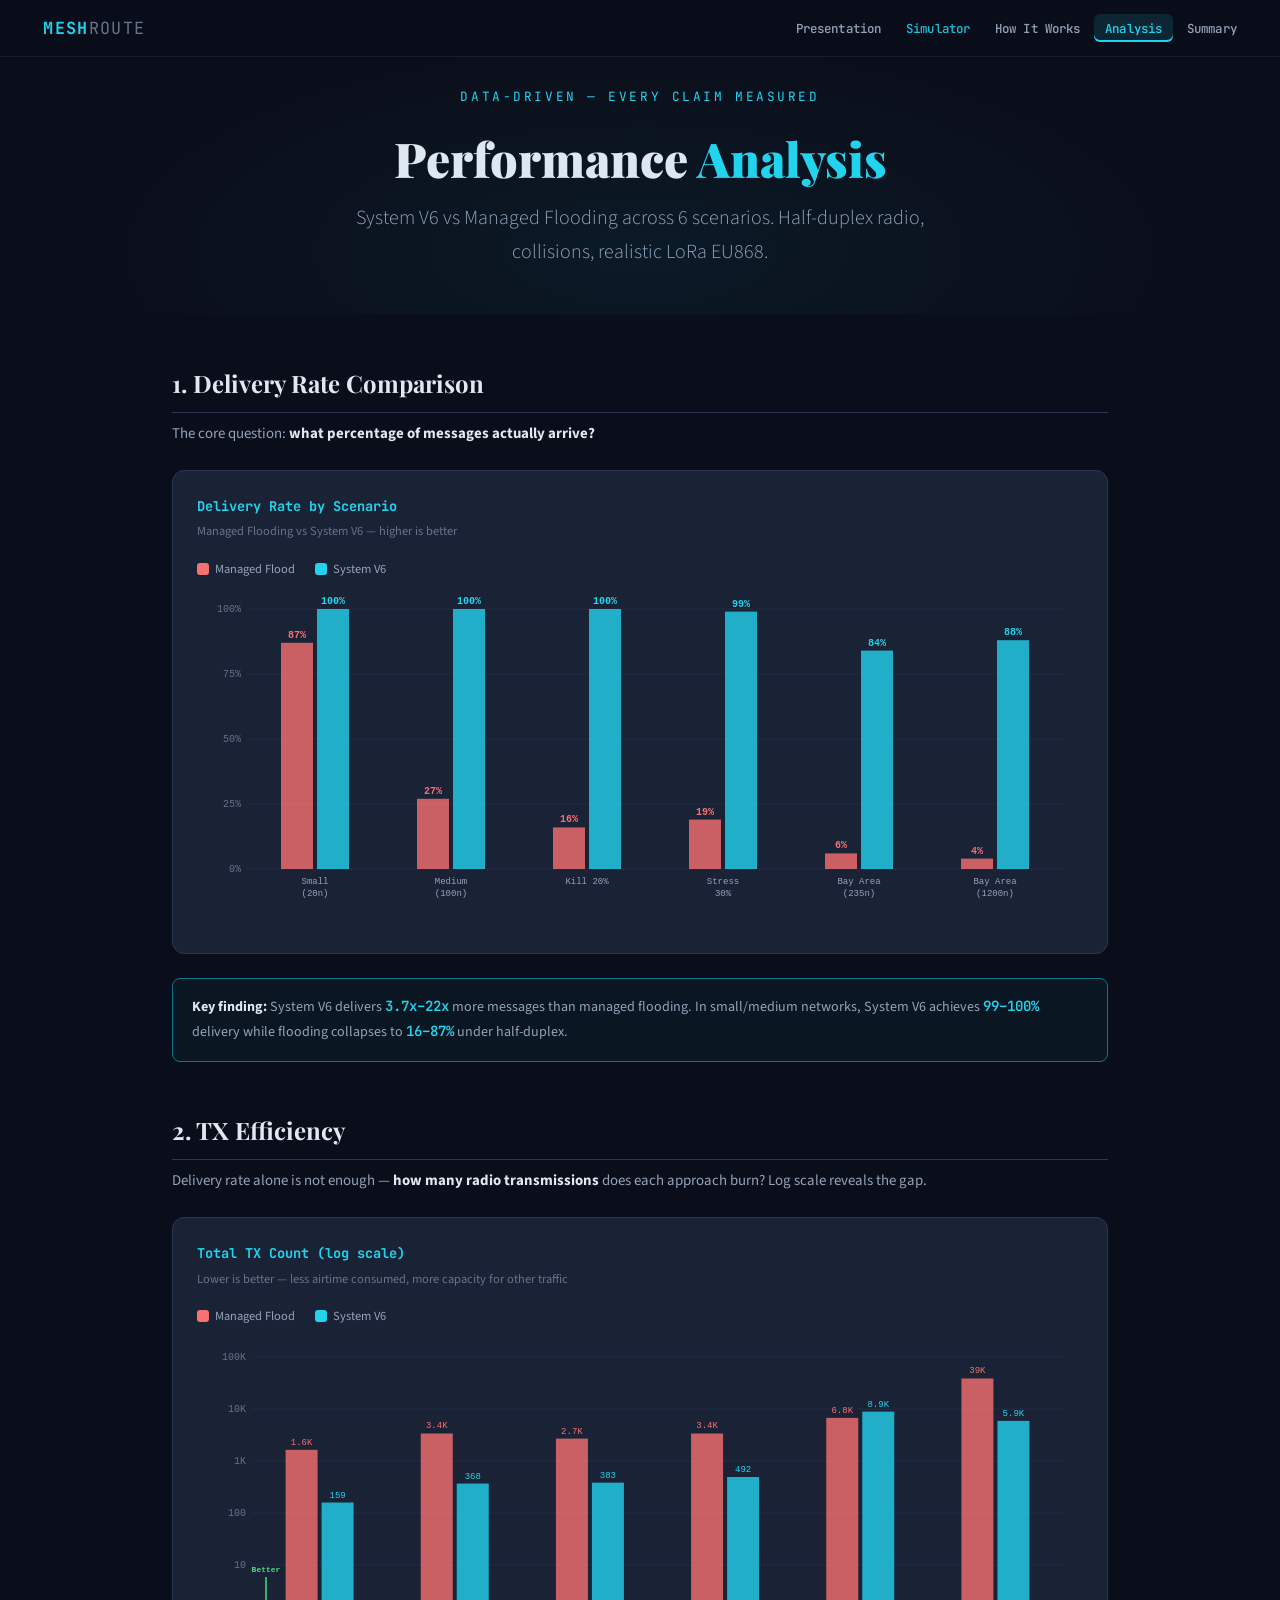
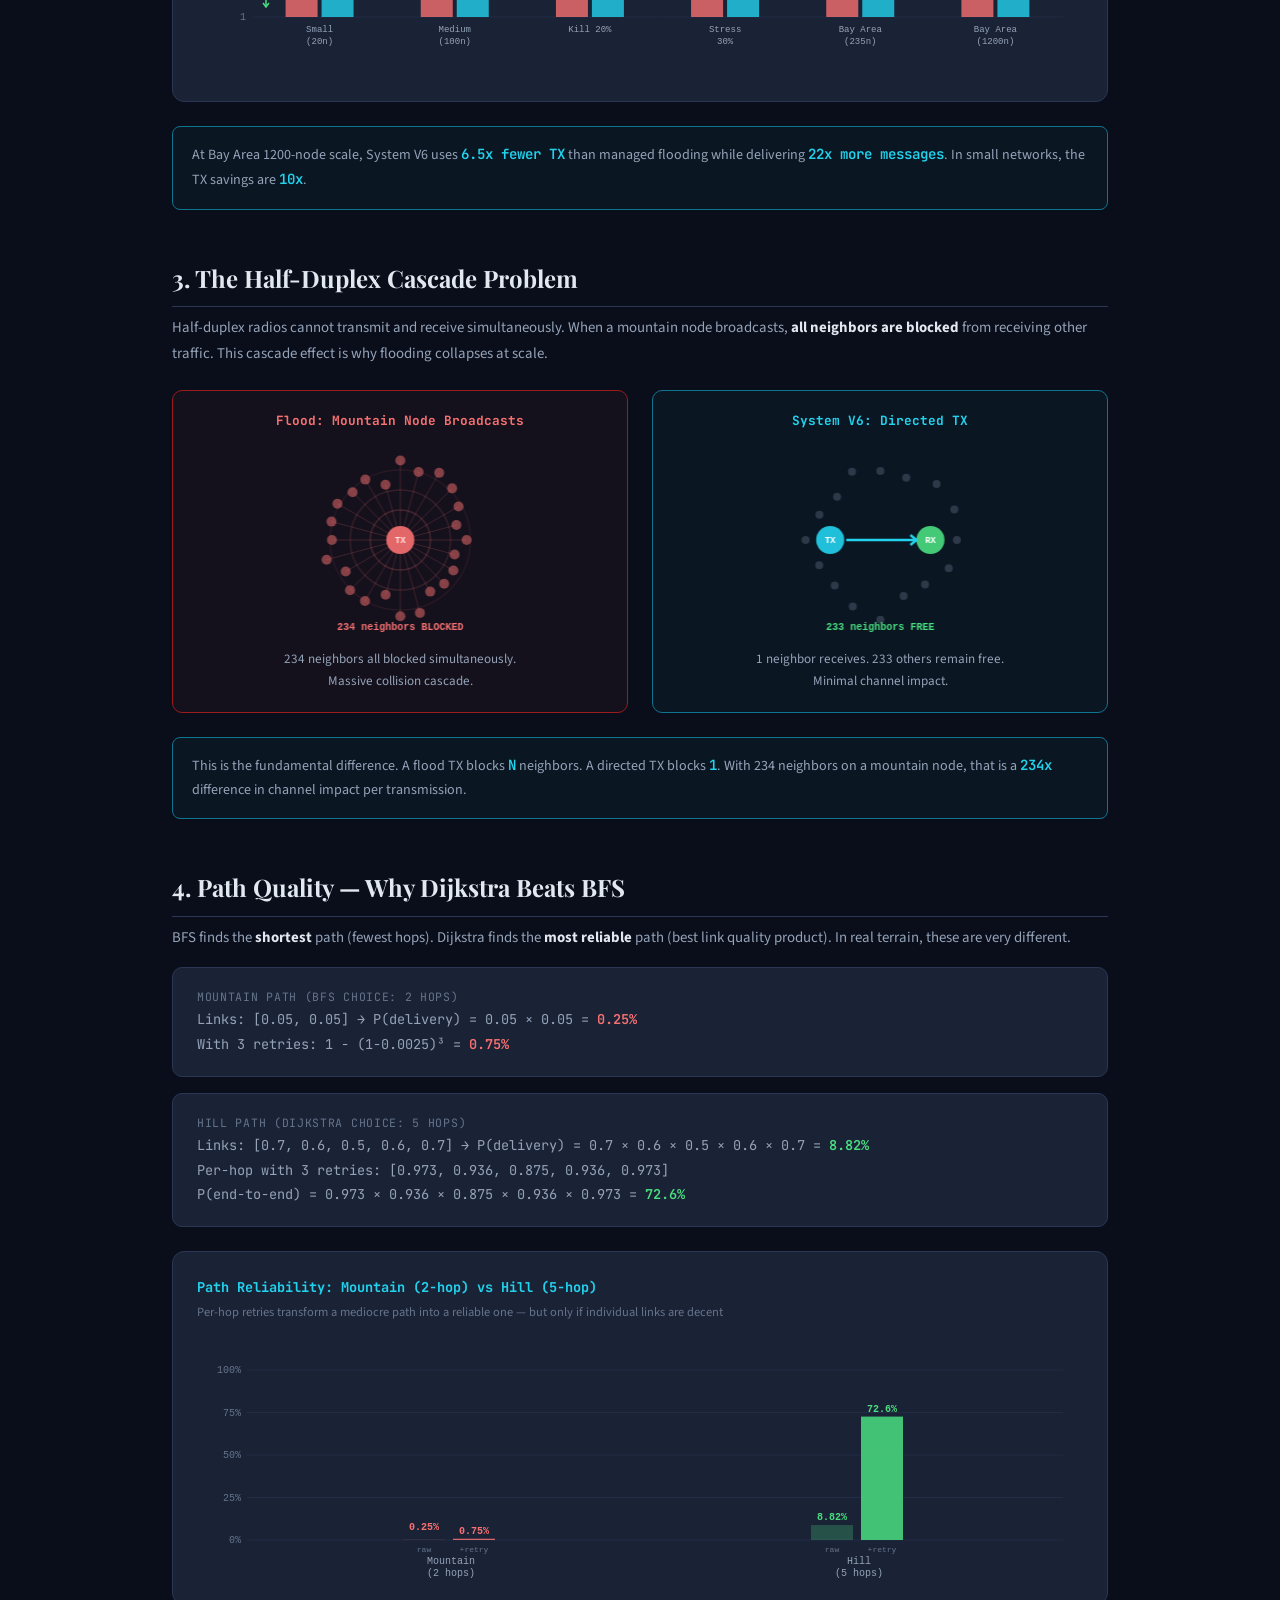
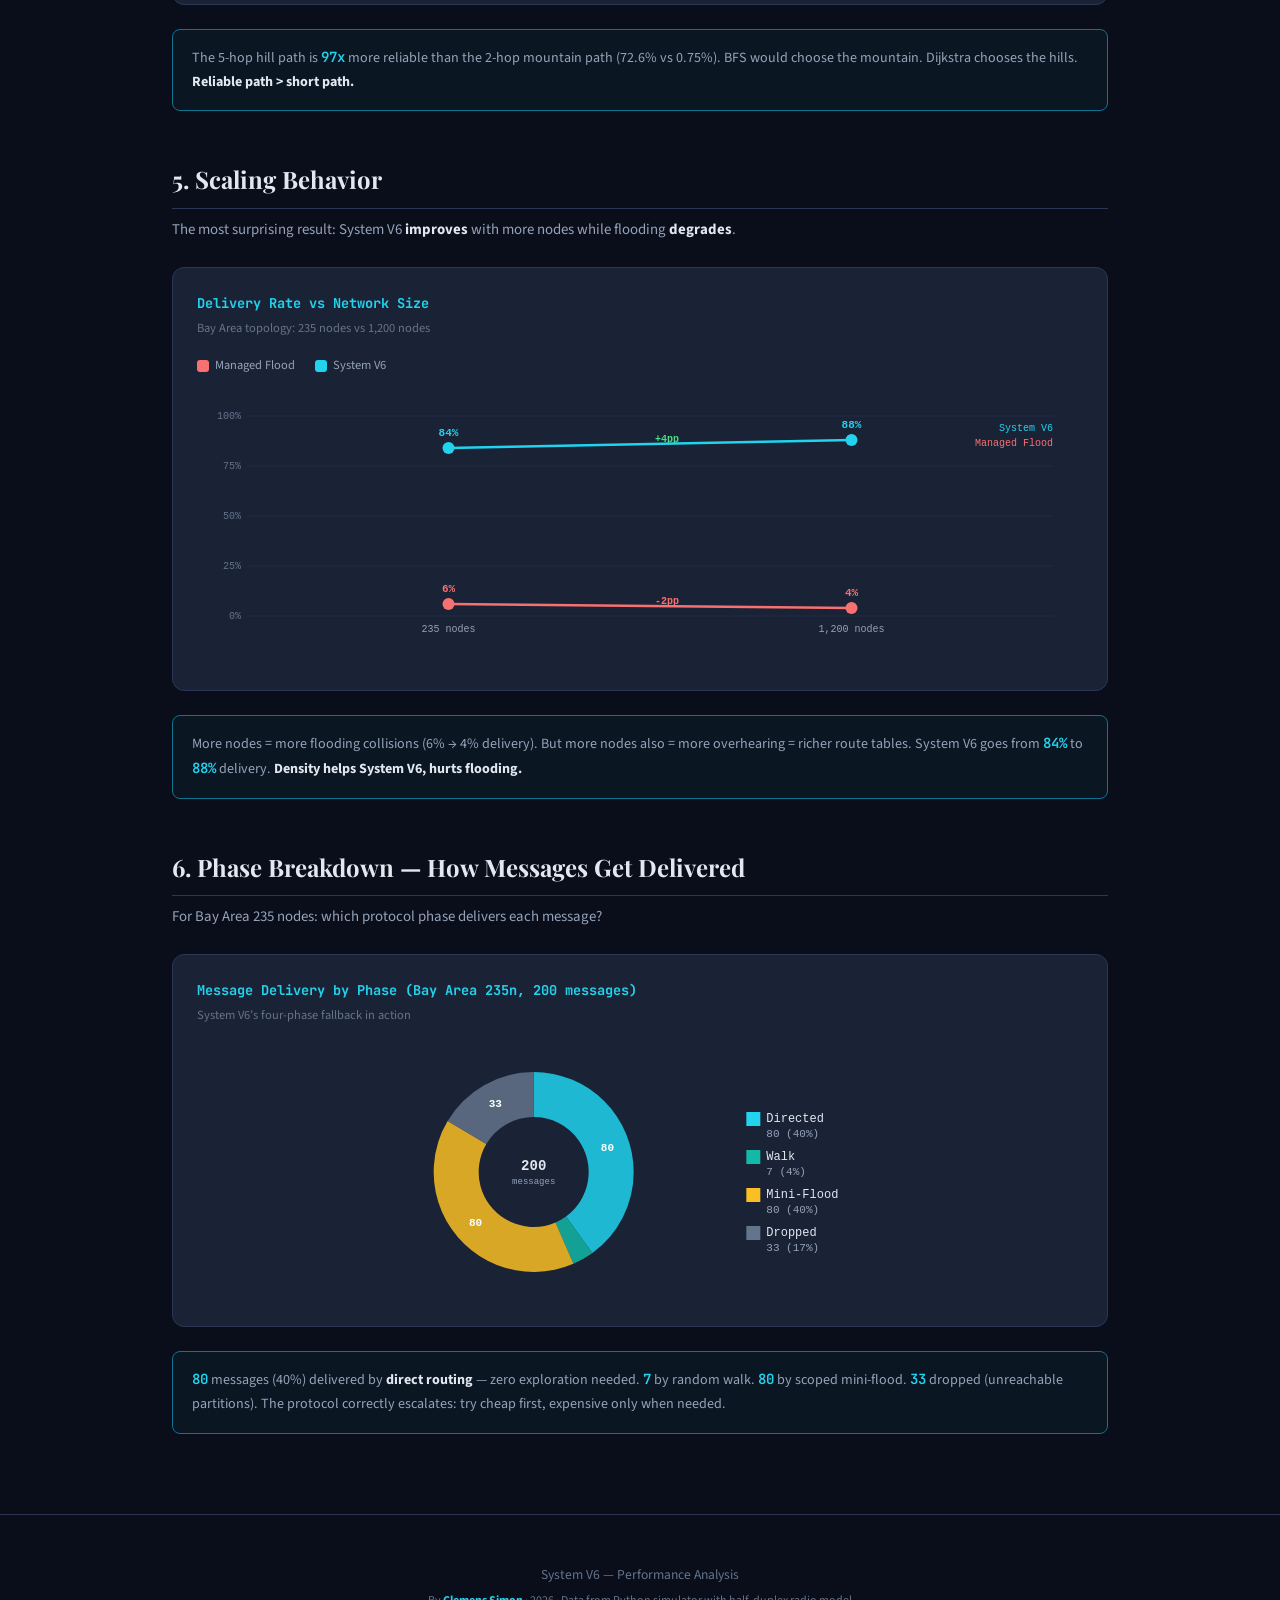
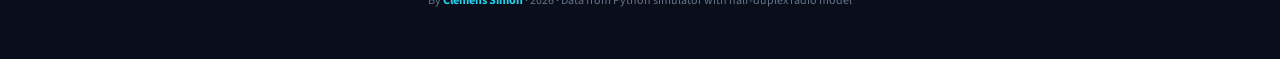
<file: analysis.html>
<!DOCTYPE html>
<html lang="en">
<head>
<meta charset="UTF-8">
<meta name="viewport" content="width=device-width, initial-scale=1.0">
<title>System V6 — Performance Analysis</title>
<link rel="stylesheet" href="css/styles.css">
<style>
.an-hero {
  min-height: 35vh; display: flex; align-items: center; justify-content: center;
  text-align: center; padding: 5rem 2rem 2rem; position: relative;
}
.an-hero::before {
  content: ''; position: absolute; inset: 0;
  background: radial-gradient(ellipse at 50% 80%, rgba(34,211,238,0.06) 0%, transparent 60%);
  pointer-events: none;
}
.an { max-width: 1000px; margin: 0 auto; padding: 0 2rem 4rem; }
.an h2 {
  font-family: var(--font-display); font-size: 1.5rem; font-weight: 700;
  margin: 3rem 0 0.5rem; padding-bottom: 0.5rem; border-bottom: 1px solid var(--border);
}
.an p { color: var(--text-dim); line-height: 1.7; margin-bottom: 0.8rem; font-size: 0.93rem; }
.an strong { color: var(--text); }

.chart-box {
  background: var(--bg-card); border: 1px solid var(--border); border-radius: 12px;
  padding: 1.5rem; margin: 1.5rem 0; position: relative;
}
.chart-box h3 {
  font-family: var(--font-mono); font-size: 0.85rem; color: var(--cyan); margin-bottom: 0.2rem;
}
.chart-box .sub {
  font-size: 0.78rem; color: var(--text-muted); margin-bottom: 1rem;
}
.chart-box canvas { width: 100%; display: block; }

.legend { display: flex; gap: 1.2rem; flex-wrap: wrap; margin: 0.6rem 0; font-size: 0.78rem; }
.legend-item { display: flex; align-items: center; gap: 0.4rem; color: var(--text-dim); }
.legend-dot { width: 12px; height: 12px; border-radius: 3px; flex-shrink: 0; }

.insight {
  background: rgba(34,211,238,0.04); border: 1px solid var(--cyan-dim);
  border-radius: 8px; padding: 1rem 1.2rem; margin: 1rem 0;
  font-size: 0.88rem; color: var(--text-dim);
}
.insight strong { color: var(--text); }
.insight .n { color: var(--cyan); font-family: var(--font-mono); font-weight: 600; }

.math-box {
  background: var(--bg-card); border: 1px solid var(--border); border-radius: 10px;
  padding: 1.2rem 1.5rem; margin: 1rem 0; font-family: var(--font-mono); font-size: 0.85rem;
  color: var(--text-dim); line-height: 1.8;
}
.math-box .label { color: var(--text-muted); font-size: 0.72rem; text-transform: uppercase; letter-spacing: 0.06em; }
.math-box .val { color: var(--cyan); font-weight: 600; }
.math-box .bad { color: var(--red); font-weight: 600; }
.math-box .good { color: var(--green); font-weight: 600; }

/* Half-duplex visual */
.hd-compare {
  display: grid; grid-template-columns: 1fr 1fr; gap: 1.5rem; margin: 1.5rem 0;
}
.hd-card {
  padding: 1.2rem; border-radius: 10px; text-align: center;
}
.hd-card.bad { background: rgba(248,113,113,0.04); border: 1px solid var(--red-dim); }
.hd-card.good { background: rgba(34,211,238,0.04); border: 1px solid var(--cyan-dim); }
.hd-card h4 { font-family: var(--font-mono); font-size: 0.8rem; margin-bottom: 0.5rem; }
.hd-card.bad h4 { color: var(--red); }
.hd-card.good h4 { color: var(--cyan); }
.hd-card canvas { width: 100%; display: block; margin: 0.5rem auto; }
.hd-card p { font-size: 0.82rem; color: var(--text-dim); margin: 0; }
@media (max-width: 700px) { .hd-compare { grid-template-columns: 1fr; } }
</style>
</head>
<body>

<nav id="navbar">
  <div class="nav-inner">
    <a href="index.html" class="logo">MESH<span>ROUTE</span></a>
    <ul id="nav-menu">
      <li><a href="index.html">Presentation</a></li>
      <li><a href="simulator.html" style="color:var(--cyan)">Simulator</a></li>
      <li><a href="how-it-works.html">How It Works</a></li>
      <li><a href="analysis.html" class="active">Analysis</a></li>
      <li><a href="summary.html">Summary</a></li>
    </ul>
  </div>
</nav>

<div class="an-hero">
  <div>
    <div class="hero-tag" style="opacity:1;animation:none">Data-Driven &mdash; Every Claim Measured</div>
    <h1 class="hero-title" style="opacity:1;animation:none;font-size:clamp(1.8rem,4vw,3rem)">Performance <span class="accent">Analysis</span></h1>
    <p class="hero-sub" style="opacity:1;animation:none;max-width:640px;margin:0.5rem auto">
      System V6 vs Managed Flooding across 6 scenarios. Half-duplex radio, collisions, realistic LoRa EU868.
    </p>
  </div>
</div>

<div class="an">

  <!-- 1. Delivery Rate -->
  <h2>1. Delivery Rate Comparison</h2>
  <p>The core question: <strong>what percentage of messages actually arrive?</strong></p>

  <div class="chart-box">
    <h3>Delivery Rate by Scenario</h3>
    <div class="sub">Managed Flooding vs System V6 &mdash; higher is better</div>
    <div class="legend">
      <div class="legend-item"><div class="legend-dot" style="background:#f87171"></div>Managed Flood</div>
      <div class="legend-item"><div class="legend-dot" style="background:#22d3ee"></div>System V6</div>
    </div>
    <canvas id="chart-delivery" height="340"></canvas>
  </div>

  <div class="insight">
    <strong>Key finding:</strong> System V6 delivers <span class="n">3.7x&ndash;22x</span> more messages than managed flooding. In small/medium networks, System V6 achieves <span class="n">99&ndash;100%</span> delivery while flooding collapses to <span class="n">16&ndash;87%</span> under half-duplex.
  </div>

  <!-- 2. TX Efficiency -->
  <h2>2. TX Efficiency</h2>
  <p>Delivery rate alone is not enough &mdash; <strong>how many radio transmissions</strong> does each approach burn? Log scale reveals the gap.</p>

  <div class="chart-box">
    <h3>Total TX Count (log scale)</h3>
    <div class="sub">Lower is better &mdash; less airtime consumed, more capacity for other traffic</div>
    <div class="legend">
      <div class="legend-item"><div class="legend-dot" style="background:#f87171"></div>Managed Flood</div>
      <div class="legend-item"><div class="legend-dot" style="background:#22d3ee"></div>System V6</div>
    </div>
    <canvas id="chart-tx" height="340"></canvas>
  </div>

  <div class="insight">
    At Bay Area 1200-node scale, System V6 uses <span class="n">6.5x fewer TX</span> than managed flooding while delivering <span class="n">22x more messages</span>. In small networks, the TX savings are <span class="n">10x</span>.
  </div>

  <!-- 3. Half-Duplex Cascade -->
  <h2>3. The Half-Duplex Cascade Problem</h2>
  <p>Half-duplex radios cannot transmit and receive simultaneously. When a mountain node broadcasts, <strong>all neighbors are blocked</strong> from receiving other traffic. This cascade effect is why flooding collapses at scale.</p>

  <div class="hd-compare">
    <div class="hd-card bad">
      <h4>Flood: Mountain Node Broadcasts</h4>
      <canvas id="canvas-hd-flood" height="200"></canvas>
      <p>234 neighbors all blocked simultaneously.<br>Massive collision cascade.</p>
    </div>
    <div class="hd-card good">
      <h4>System V6: Directed TX</h4>
      <canvas id="canvas-hd-direct" height="200"></canvas>
      <p>1 neighbor receives. 233 others remain free.<br>Minimal channel impact.</p>
    </div>
  </div>

  <div class="insight">
    This is the fundamental difference. A flood TX blocks <span class="n">N</span> neighbors. A directed TX blocks <span class="n">1</span>. With 234 neighbors on a mountain node, that is a <span class="n">234x</span> difference in channel impact per transmission.
  </div>

  <!-- 4. Path Quality Analysis -->
  <h2>4. Path Quality &mdash; Why Dijkstra Beats BFS</h2>
  <p>BFS finds the <strong>shortest</strong> path (fewest hops). Dijkstra finds the <strong>most reliable</strong> path (best link quality product). In real terrain, these are very different.</p>

  <div class="math-box">
    <div class="label">Mountain Path (BFS choice: 2 hops)</div>
    Links: [0.05, 0.05] &rarr; P(delivery) = 0.05 &times; 0.05 = <span class="bad">0.25%</span><br>
    With 3 retries: 1 &minus; (1&minus;0.0025)&sup3; = <span class="bad">0.75%</span>
  </div>

  <div class="math-box">
    <div class="label">Hill Path (Dijkstra choice: 5 hops)</div>
    Links: [0.7, 0.6, 0.5, 0.6, 0.7] &rarr; P(delivery) = 0.7 &times; 0.6 &times; 0.5 &times; 0.6 &times; 0.7 = <span class="good">8.82%</span><br>
    Per-hop with 3 retries: [0.973, 0.936, 0.875, 0.936, 0.973]<br>
    P(end-to-end) = 0.973 &times; 0.936 &times; 0.875 &times; 0.936 &times; 0.973 = <span class="good">72.6%</span>
  </div>

  <div class="chart-box">
    <h3>Path Reliability: Mountain (2-hop) vs Hill (5-hop)</h3>
    <div class="sub">Per-hop retries transform a mediocre path into a reliable one &mdash; but only if individual links are decent</div>
    <canvas id="chart-path" height="240"></canvas>
  </div>

  <div class="insight">
    The 5-hop hill path is <span class="n">97x</span> more reliable than the 2-hop mountain path (72.6% vs 0.75%). BFS would choose the mountain. Dijkstra chooses the hills. <strong>Reliable path &gt; short path.</strong>
  </div>

  <!-- 5. Scaling Behavior -->
  <h2>5. Scaling Behavior</h2>
  <p>The most surprising result: System V6 <strong>improves</strong> with more nodes while flooding <strong>degrades</strong>.</p>

  <div class="chart-box">
    <h3>Delivery Rate vs Network Size</h3>
    <div class="sub">Bay Area topology: 235 nodes vs 1,200 nodes</div>
    <div class="legend">
      <div class="legend-item"><div class="legend-dot" style="background:#f87171"></div>Managed Flood</div>
      <div class="legend-item"><div class="legend-dot" style="background:#22d3ee"></div>System V6</div>
    </div>
    <canvas id="chart-scaling" height="280"></canvas>
  </div>

  <div class="insight">
    More nodes = more flooding collisions (6% &rarr; 4% delivery). But more nodes also = more overhearing = richer route tables. System V6 goes from <span class="n">84%</span> to <span class="n">88%</span> delivery. <strong>Density helps System V6, hurts flooding.</strong>
  </div>

  <!-- 6. Phase Breakdown -->
  <h2>6. Phase Breakdown &mdash; How Messages Get Delivered</h2>
  <p>For Bay Area 235 nodes: which protocol phase delivers each message?</p>

  <div class="chart-box">
    <h3>Message Delivery by Phase (Bay Area 235n, 200 messages)</h3>
    <div class="sub">System V6&rsquo;s four-phase fallback in action</div>
    <canvas id="chart-phases" height="260"></canvas>
  </div>

  <div class="insight">
    <span class="n">80</span> messages (40%) delivered by <strong>direct routing</strong> &mdash; zero exploration needed. <span class="n">7</span> by random walk. <span class="n">80</span> by scoped mini-flood. <span class="n">33</span> dropped (unreachable partitions). The protocol correctly escalates: try cheap first, expensive only when needed.
  </div>

</div>

<footer>
  <p>System V6 &mdash; Performance Analysis</p>
  <p style="margin-top:0.3rem;font-size:0.75rem">By <strong style="color:var(--cyan)">Clemens Simon</strong> &middot; 2026 &middot; Data from Python simulator with half-duplex radio model</p>
</footer>

<script src="js/ui.js"></script>
<script>
(function() {
  'use strict';

  const C = {
    cyan: '#22d3ee', red: '#f87171', green: '#4ade80', yellow: '#fbbf24',
    orange: '#fb923c', purple: '#a78bfa', teal: '#14b8a6',
    text: '#e2e8f0', dim: '#94a3b8', muted: '#64748b',
    bg: '#0f172a', card: '#1a2236', border: '#2a3654',
  };

  // Data
  const scenarios = [
    { label: 'Small\n(20n)', mfDel: 87, wfDel: 100, mfTx: 1640, wfTx: 159 },
    { label: 'Medium\n(100n)', mfDel: 27, wfDel: 100, mfTx: 3380, wfTx: 368 },
    { label: 'Kill 20%', mfDel: 16, wfDel: 100, mfTx: 2696, wfTx: 383 },
    { label: 'Stress\n30%', mfDel: 19, wfDel: 99, mfTx: 3380, wfTx: 492 },
    { label: 'Bay Area\n(235n)', mfDel: 6, wfDel: 84, mfTx: 6752, wfTx: 8894 },
    { label: 'Bay Area\n(1200n)', mfDel: 4, wfDel: 88, mfTx: 38644, wfTx: 5909 },
  ];

  function initCanvas(id) {
    const canvas = document.getElementById(id);
    if (!canvas) return null;
    const dpr = window.devicePixelRatio || 1;
    const rect = canvas.getBoundingClientRect();
    const w = rect.width || canvas.parentElement.clientWidth || 800;
    const h = canvas.height || 340;
    canvas.width = w * dpr;
    canvas.height = h * dpr;
    canvas.style.height = h + 'px';
    const ctx = canvas.getContext('2d');
    ctx.scale(dpr, dpr);
    ctx.W = w; ctx.H = h;
    return ctx;
  }

  // ── 1. Delivery Rate Bar Chart ──
  function drawDelivery() {
    const ctx = initCanvas('chart-delivery');
    if (!ctx) return;
    const W = ctx.W, H = ctx.H;
    const pad = { top: 20, right: 20, bottom: 60, left: 50 };
    const chartW = W - pad.left - pad.right;
    const chartH = H - pad.top - pad.bottom;
    const n = scenarios.length;
    const gap = chartW / n;
    const barW = Math.min(gap * 0.28, 32);

    ctx.clearRect(0, 0, W, H);

    // Grid
    ctx.strokeStyle = C.border; ctx.lineWidth = 0.5;
    ctx.font = '10px monospace'; ctx.fillStyle = C.muted; ctx.textAlign = 'right';
    for (let p = 0; p <= 100; p += 25) {
      const y = pad.top + chartH - (p / 100) * chartH;
      ctx.beginPath(); ctx.moveTo(pad.left, y); ctx.lineTo(W - pad.right, y); ctx.stroke();
      ctx.fillText(p + '%', pad.left - 6, y + 3);
    }

    for (let i = 0; i < n; i++) {
      const s = scenarios[i];
      const cx = pad.left + gap * i + gap / 2;

      // MF bar
      const mfH = (s.mfDel / 100) * chartH;
      ctx.fillStyle = C.red; ctx.globalAlpha = 0.8;
      ctx.fillRect(cx - barW - 2, pad.top + chartH - mfH, barW, mfH);

      // WF bar
      const wfH = (s.wfDel / 100) * chartH;
      ctx.fillStyle = C.cyan; ctx.globalAlpha = 0.8;
      ctx.fillRect(cx + 2, pad.top + chartH - wfH, barW, wfH);

      ctx.globalAlpha = 1;

      // Values
      ctx.font = 'bold 10px monospace'; ctx.textAlign = 'center';
      ctx.fillStyle = C.red;
      ctx.fillText(s.mfDel + '%', cx - barW / 2 - 2, pad.top + chartH - mfH - 5);
      ctx.fillStyle = C.cyan;
      ctx.fillText(s.wfDel + '%', cx + barW / 2 + 2, pad.top + chartH - wfH - 5);

      // Label
      ctx.font = '9px monospace'; ctx.fillStyle = C.dim; ctx.textAlign = 'center';
      const lines = s.label.split('\n');
      lines.forEach((l, li) => ctx.fillText(l, cx, pad.top + chartH + 15 + li * 12));
    }
  }

  // ── 2. TX Efficiency (log scale) ──
  function drawTX() {
    const ctx = initCanvas('chart-tx');
    if (!ctx) return;
    const W = ctx.W, H = ctx.H;
    const pad = { top: 20, right: 20, bottom: 60, left: 55 };
    const chartW = W - pad.left - pad.right;
    const chartH = H - pad.top - pad.bottom;
    const n = scenarios.length;
    const gap = chartW / n;
    const barW = Math.min(gap * 0.28, 32);
    const maxLog = 5; // 10^5 = 100,000

    ctx.clearRect(0, 0, W, H);

    // Grid
    ctx.strokeStyle = C.border; ctx.lineWidth = 0.5;
    ctx.font = '10px monospace'; ctx.fillStyle = C.muted; ctx.textAlign = 'right';
    const labels = ['1', '10', '100', '1K', '10K', '100K'];
    for (let i = 0; i <= maxLog; i++) {
      const y = pad.top + chartH - (i / maxLog) * chartH;
      ctx.beginPath(); ctx.moveTo(pad.left, y); ctx.lineTo(W - pad.right, y); ctx.stroke();
      ctx.fillText(labels[i], pad.left - 6, y + 3);
    }

    for (let i = 0; i < n; i++) {
      const s = scenarios[i];
      const cx = pad.left + gap * i + gap / 2;

      // MF bar
      const mfLogH = (Math.log10(Math.max(1, s.mfTx)) / maxLog) * chartH;
      ctx.fillStyle = C.red; ctx.globalAlpha = 0.8;
      ctx.fillRect(cx - barW - 2, pad.top + chartH - mfLogH, barW, mfLogH);

      // WF bar
      const wfLogH = (Math.log10(Math.max(1, s.wfTx)) / maxLog) * chartH;
      ctx.fillStyle = C.cyan; ctx.globalAlpha = 0.8;
      ctx.fillRect(cx + 2, pad.top + chartH - wfLogH, barW, wfLogH);

      ctx.globalAlpha = 1;

      // Values
      ctx.font = '9px monospace'; ctx.textAlign = 'center';
      ctx.fillStyle = C.red;
      ctx.fillText(fmtNum(s.mfTx), cx - barW / 2 - 2, pad.top + chartH - mfLogH - 5);
      ctx.fillStyle = C.cyan;
      ctx.fillText(fmtNum(s.wfTx), cx + barW / 2 + 2, pad.top + chartH - wfLogH - 5);

      // Label
      ctx.font = '9px monospace'; ctx.fillStyle = C.dim; ctx.textAlign = 'center';
      const lines = s.label.split('\n');
      lines.forEach((l, li) => ctx.fillText(l, cx, pad.top + chartH + 15 + li * 12));
    }

    // "Lower = better" arrow
    ctx.strokeStyle = C.green; ctx.lineWidth = 1.5;
    const ax = pad.left + 14, ay1 = pad.top + chartH - 40, ay2 = pad.top + chartH - 10;
    ctx.beginPath(); ctx.moveTo(ax, ay1); ctx.lineTo(ax, ay2); ctx.stroke();
    ctx.beginPath(); ctx.moveTo(ax - 3, ay2 - 4); ctx.lineTo(ax, ay2); ctx.lineTo(ax + 3, ay2 - 4); ctx.stroke();
    ctx.fillStyle = C.green; ctx.font = 'bold 8px monospace'; ctx.textAlign = 'center';
    ctx.fillText('Better', ax, ay1 - 5);
  }

  function fmtNum(v) {
    if (v >= 1e6) return (v / 1e6).toFixed(1) + 'M';
    if (v >= 1e3) return (v / 1e3).toFixed(v >= 1e4 ? 0 : 1) + 'K';
    return String(Math.round(v));
  }

  // ── 3. Half-Duplex Visual ──
  function drawHDFlood() {
    const ctx = initCanvas('canvas-hd-flood');
    if (!ctx) return;
    const W = ctx.W, H = ctx.H;
    ctx.clearRect(0, 0, W, H);

    const cx = W / 2, cy = H / 2;

    // Mountain node (center)
    ctx.beginPath(); ctx.arc(cx, cy, 14, 0, Math.PI * 2);
    ctx.fillStyle = C.red; ctx.globalAlpha = 0.9; ctx.fill(); ctx.globalAlpha = 1;
    ctx.font = 'bold 9px monospace'; ctx.fillStyle = '#fff'; ctx.textAlign = 'center';
    ctx.fillText('TX', cx, cy + 3);

    // Blocked neighbors
    const ringCount = 24;
    for (let i = 0; i < ringCount; i++) {
      const angle = (i / ringCount) * Math.PI * 2;
      const r = 55 + Math.random() * 25;
      const nx = cx + Math.cos(angle) * r;
      const ny = cy + Math.sin(angle) * r;

      // Blocking wave
      ctx.strokeStyle = 'rgba(248,113,113,0.2)'; ctx.lineWidth = 1;
      ctx.beginPath(); ctx.moveTo(cx, cy); ctx.lineTo(nx, ny); ctx.stroke();

      ctx.beginPath(); ctx.arc(nx, ny, 5, 0, Math.PI * 2);
      ctx.fillStyle = 'rgba(248,113,113,0.5)'; ctx.fill();
    }

    // Broadcast wave rings
    for (let r = 30; r <= 80; r += 20) {
      ctx.beginPath(); ctx.arc(cx, cy, r, 0, Math.PI * 2);
      ctx.strokeStyle = 'rgba(248,113,113,' + (0.3 - r * 0.003) + ')';
      ctx.lineWidth = 1.5; ctx.stroke();
    }

    ctx.font = 'bold 10px monospace'; ctx.fillStyle = C.red; ctx.textAlign = 'center';
    ctx.fillText('234 neighbors BLOCKED', cx, H - 10);
  }

  function drawHDDirect() {
    const ctx = initCanvas('canvas-hd-direct');
    if (!ctx) return;
    const W = ctx.W, H = ctx.H;
    ctx.clearRect(0, 0, W, H);

    const cx = W / 2, cy = H / 2;

    // Source node
    ctx.beginPath(); ctx.arc(cx - 50, cy, 14, 0, Math.PI * 2);
    ctx.fillStyle = C.cyan; ctx.globalAlpha = 0.9; ctx.fill(); ctx.globalAlpha = 1;
    ctx.font = 'bold 9px monospace'; ctx.fillStyle = '#fff'; ctx.textAlign = 'center';
    ctx.fillText('TX', cx - 50, cy + 3);

    // Target node
    ctx.beginPath(); ctx.arc(cx + 50, cy, 14, 0, Math.PI * 2);
    ctx.fillStyle = C.green; ctx.globalAlpha = 0.9; ctx.fill(); ctx.globalAlpha = 1;
    ctx.font = 'bold 9px monospace'; ctx.fillStyle = '#fff'; ctx.textAlign = 'center';
    ctx.fillText('RX', cx + 50, cy + 3);

    // Directed arrow
    ctx.strokeStyle = C.cyan; ctx.lineWidth = 2.5;
    ctx.beginPath(); ctx.moveTo(cx - 34, cy); ctx.lineTo(cx + 34, cy); ctx.stroke();
    ctx.beginPath();
    ctx.moveTo(cx + 30, cy - 5); ctx.lineTo(cx + 36, cy); ctx.lineTo(cx + 30, cy + 5);
    ctx.stroke();

    // Free neighbors (greyed out, not blocked)
    const freeCount = 16;
    for (let i = 0; i < freeCount; i++) {
      const angle = (i / freeCount) * Math.PI * 2;
      const r = 60 + Math.random() * 20;
      const nx = cx + Math.cos(angle) * r;
      const ny = cy + Math.sin(angle) * r;
      ctx.beginPath(); ctx.arc(nx, ny, 4, 0, Math.PI * 2);
      ctx.fillStyle = 'rgba(148,163,184,0.25)'; ctx.fill();
    }

    ctx.font = 'bold 10px monospace'; ctx.fillStyle = C.green; ctx.textAlign = 'center';
    ctx.fillText('233 neighbors FREE', cx, H - 10);
  }

  // ── 4. Path Quality Chart ──
  function drawPath() {
    const ctx = initCanvas('chart-path');
    if (!ctx) return;
    const W = ctx.W, H = ctx.H;
    const pad = { top: 30, right: 20, bottom: 40, left: 50 };
    const chartW = W - pad.left - pad.right;
    const chartH = H - pad.top - pad.bottom;

    ctx.clearRect(0, 0, W, H);

    // Grid
    ctx.strokeStyle = C.border; ctx.lineWidth = 0.5;
    ctx.font = '10px monospace'; ctx.fillStyle = C.muted; ctx.textAlign = 'right';
    for (let p = 0; p <= 100; p += 25) {
      const y = pad.top + chartH - (p / 100) * chartH;
      ctx.beginPath(); ctx.moveTo(pad.left, y); ctx.lineTo(W - pad.right, y); ctx.stroke();
      ctx.fillText(p + '%', pad.left - 6, y + 3);
    }

    const barW = 60;
    const pairs = [
      { label: 'Mountain\n(2 hops)', raw: 0.25, retry: 0.75, color: C.red },
      { label: 'Hill\n(5 hops)', raw: 8.82, retry: 72.6, color: C.green },
    ];

    const gap = chartW / pairs.length;

    for (let i = 0; i < pairs.length; i++) {
      const p = pairs[i];
      const cx = pad.left + gap * i + gap / 2;

      // Raw bar (dim)
      const rawH = (p.raw / 100) * chartH;
      ctx.fillStyle = p.color; ctx.globalAlpha = 0.25;
      ctx.fillRect(cx - barW / 2 - 18, pad.top + chartH - rawH, barW * 0.7, rawH);

      // Retry bar (bright)
      const retH = (p.retry / 100) * chartH;
      ctx.globalAlpha = 0.85;
      ctx.fillRect(cx + 2, pad.top + chartH - retH, barW * 0.7, retH);
      ctx.globalAlpha = 1;

      // Values
      ctx.font = 'bold 10px monospace'; ctx.textAlign = 'center';
      ctx.fillStyle = p.color;
      if (rawH > 5) {
        ctx.fillText(p.raw + '%', cx - barW / 2 + 3, pad.top + chartH - rawH - 5);
      } else {
        ctx.fillText(p.raw + '%', cx - barW / 2 + 3, pad.top + chartH - 10);
      }
      ctx.fillText(p.retry + '%', cx + barW * 0.35 + 2, pad.top + chartH - retH - 5);

      // Sub-labels
      ctx.font = '8px monospace'; ctx.fillStyle = C.muted;
      ctx.fillText('raw', cx - barW / 2 + 3, pad.top + chartH + 12);
      ctx.fillText('+retry', cx + barW * 0.35 + 2, pad.top + chartH + 12);

      // Label
      ctx.font = '10px monospace'; ctx.fillStyle = C.dim; ctx.textAlign = 'center';
      const lines = p.label.split('\n');
      lines.forEach((l, li) => ctx.fillText(l, cx, pad.top + chartH + 24 + li * 12));
    }
  }

  // ── 5. Scaling Behavior ──
  function drawScaling() {
    const ctx = initCanvas('chart-scaling');
    if (!ctx) return;
    const W = ctx.W, H = ctx.H;
    const pad = { top: 30, right: 30, bottom: 50, left: 50 };
    const chartW = W - pad.left - pad.right;
    const chartH = H - pad.top - pad.bottom;

    ctx.clearRect(0, 0, W, H);

    // Grid
    ctx.strokeStyle = C.border; ctx.lineWidth = 0.5;
    ctx.font = '10px monospace'; ctx.fillStyle = C.muted; ctx.textAlign = 'right';
    for (let p = 0; p <= 100; p += 25) {
      const y = pad.top + chartH - (p / 100) * chartH;
      ctx.beginPath(); ctx.moveTo(pad.left, y); ctx.lineTo(W - pad.right, y); ctx.stroke();
      ctx.fillText(p + '%', pad.left - 6, y + 3);
    }

    // X axis labels
    const points = [
      { nodes: 235, label: '235 nodes' },
      { nodes: 1200, label: '1,200 nodes' },
    ];
    const mfData = [6, 4];
    const wfData = [84, 88];

    const x1 = pad.left + chartW * 0.25;
    const x2 = pad.left + chartW * 0.75;
    const xs = [x1, x2];

    ctx.textAlign = 'center';
    points.forEach((p, i) => {
      ctx.fillStyle = C.dim; ctx.font = '10px monospace';
      ctx.fillText(p.label, xs[i], pad.top + chartH + 16);
    });

    // MF line
    ctx.strokeStyle = C.red; ctx.lineWidth = 2.5;
    ctx.beginPath();
    ctx.moveTo(x1, pad.top + chartH - (mfData[0] / 100) * chartH);
    ctx.lineTo(x2, pad.top + chartH - (mfData[1] / 100) * chartH);
    ctx.stroke();

    // WF line
    ctx.strokeStyle = C.cyan; ctx.lineWidth = 2.5;
    ctx.beginPath();
    ctx.moveTo(x1, pad.top + chartH - (wfData[0] / 100) * chartH);
    ctx.lineTo(x2, pad.top + chartH - (wfData[1] / 100) * chartH);
    ctx.stroke();

    // Dots and labels
    for (let i = 0; i < 2; i++) {
      // MF dot
      const mfY = pad.top + chartH - (mfData[i] / 100) * chartH;
      ctx.beginPath(); ctx.arc(xs[i], mfY, 6, 0, Math.PI * 2);
      ctx.fillStyle = C.red; ctx.fill();
      ctx.font = 'bold 11px monospace'; ctx.fillStyle = C.red; ctx.textAlign = 'center';
      ctx.fillText(mfData[i] + '%', xs[i], mfY - 12);

      // WF dot
      const wfY = pad.top + chartH - (wfData[i] / 100) * chartH;
      ctx.beginPath(); ctx.arc(xs[i], wfY, 6, 0, Math.PI * 2);
      ctx.fillStyle = C.cyan; ctx.fill();
      ctx.font = 'bold 11px monospace'; ctx.fillStyle = C.cyan; ctx.textAlign = 'center';
      ctx.fillText(wfData[i] + '%', xs[i], wfY - 12);
    }

    // Trend annotations
    ctx.font = 'bold 10px monospace'; ctx.textAlign = 'left';
    const midX = (x1 + x2) / 2;

    // WF trend arrow (up)
    const wfMidY = pad.top + chartH - (86 / 100) * chartH;
    ctx.fillStyle = C.green;
    ctx.fillText('+4pp', midX + 5, wfMidY - 2);

    // MF trend arrow (down)
    const mfMidY = pad.top + chartH - (5 / 100) * chartH;
    ctx.fillStyle = C.red;
    ctx.fillText('-2pp', midX + 5, mfMidY - 2);

    // Legend labels
    ctx.font = '10px monospace';
    ctx.fillStyle = C.cyan; ctx.textAlign = 'right';
    ctx.fillText('System V6', W - pad.right, pad.top + 15);
    ctx.fillStyle = C.red;
    ctx.fillText('Managed Flood', W - pad.right, pad.top + 30);
  }

  // ── 6. Phase Breakdown (donut) ──
  function drawPhases() {
    const ctx = initCanvas('chart-phases');
    if (!ctx) return;
    const W = ctx.W, H = ctx.H;
    ctx.clearRect(0, 0, W, H);

    const data = [
      { label: 'Directed', value: 80, color: C.cyan },
      { label: 'Walk', value: 7, color: C.teal },
      { label: 'Mini-Flood', value: 80, color: C.yellow },
      { label: 'Dropped', value: 33, color: '#64748b' },
    ];

    const total = data.reduce((s, d) => s + d.value, 0);
    const cx = W * 0.38, cy = H / 2;
    const outerR = Math.min(cx - 30, cy - 20, 100);
    const innerR = outerR * 0.55;

    let startAngle = -Math.PI / 2;

    data.forEach(d => {
      const sliceAngle = (d.value / total) * Math.PI * 2;
      const endAngle = startAngle + sliceAngle;

      ctx.beginPath();
      ctx.arc(cx, cy, outerR, startAngle, endAngle);
      ctx.arc(cx, cy, innerR, endAngle, startAngle, true);
      ctx.closePath();
      ctx.fillStyle = d.color; ctx.globalAlpha = 0.85;
      ctx.fill();
      ctx.globalAlpha = 1;

      // Percentage in slice (if big enough)
      if (sliceAngle > 0.3) {
        const midAngle = startAngle + sliceAngle / 2;
        const labelR = (outerR + innerR) / 2;
        const lx = cx + Math.cos(midAngle) * labelR;
        const ly = cy + Math.sin(midAngle) * labelR;
        ctx.font = 'bold 11px monospace'; ctx.fillStyle = '#fff';
        ctx.textAlign = 'center'; ctx.textBaseline = 'middle';
        ctx.fillText(d.value, lx, ly);
      }

      startAngle = endAngle;
    });

    // Center text
    ctx.font = 'bold 14px monospace'; ctx.fillStyle = C.text;
    ctx.textAlign = 'center'; ctx.textBaseline = 'middle';
    ctx.fillText('200', cx, cy - 6);
    ctx.font = '9px monospace'; ctx.fillStyle = C.dim;
    ctx.fillText('messages', cx, cy + 10);

    // Legend on right
    const legendX = W * 0.62;
    let legendY = cy - data.length * 15;

    data.forEach(d => {
      const pct = ((d.value / total) * 100).toFixed(0);
      ctx.fillStyle = d.color;
      ctx.fillRect(legendX, legendY, 14, 14);
      ctx.font = '12px monospace'; ctx.fillStyle = C.text;
      ctx.textAlign = 'left'; ctx.textBaseline = 'middle';
      ctx.fillText(d.label, legendX + 20, legendY + 7);
      ctx.fillStyle = C.dim; ctx.font = '11px monospace';
      ctx.fillText(d.value + ' (' + pct + '%)', legendX + 20, legendY + 22);
      legendY += 38;
    });

    ctx.textBaseline = 'alphabetic';
  }

  // ── Render all ──
  function renderAll() {
    drawDelivery();
    drawTX();
    drawHDFlood();
    drawHDDirect();
    drawPath();
    drawScaling();
    drawPhases();
  }

  if (document.readyState === 'loading') document.addEventListener('DOMContentLoaded', renderAll);
  else renderAll();

  setTimeout(renderAll, 500);
  window.addEventListener('resize', renderAll);
})();
</script>
</body>
</html>
</file>
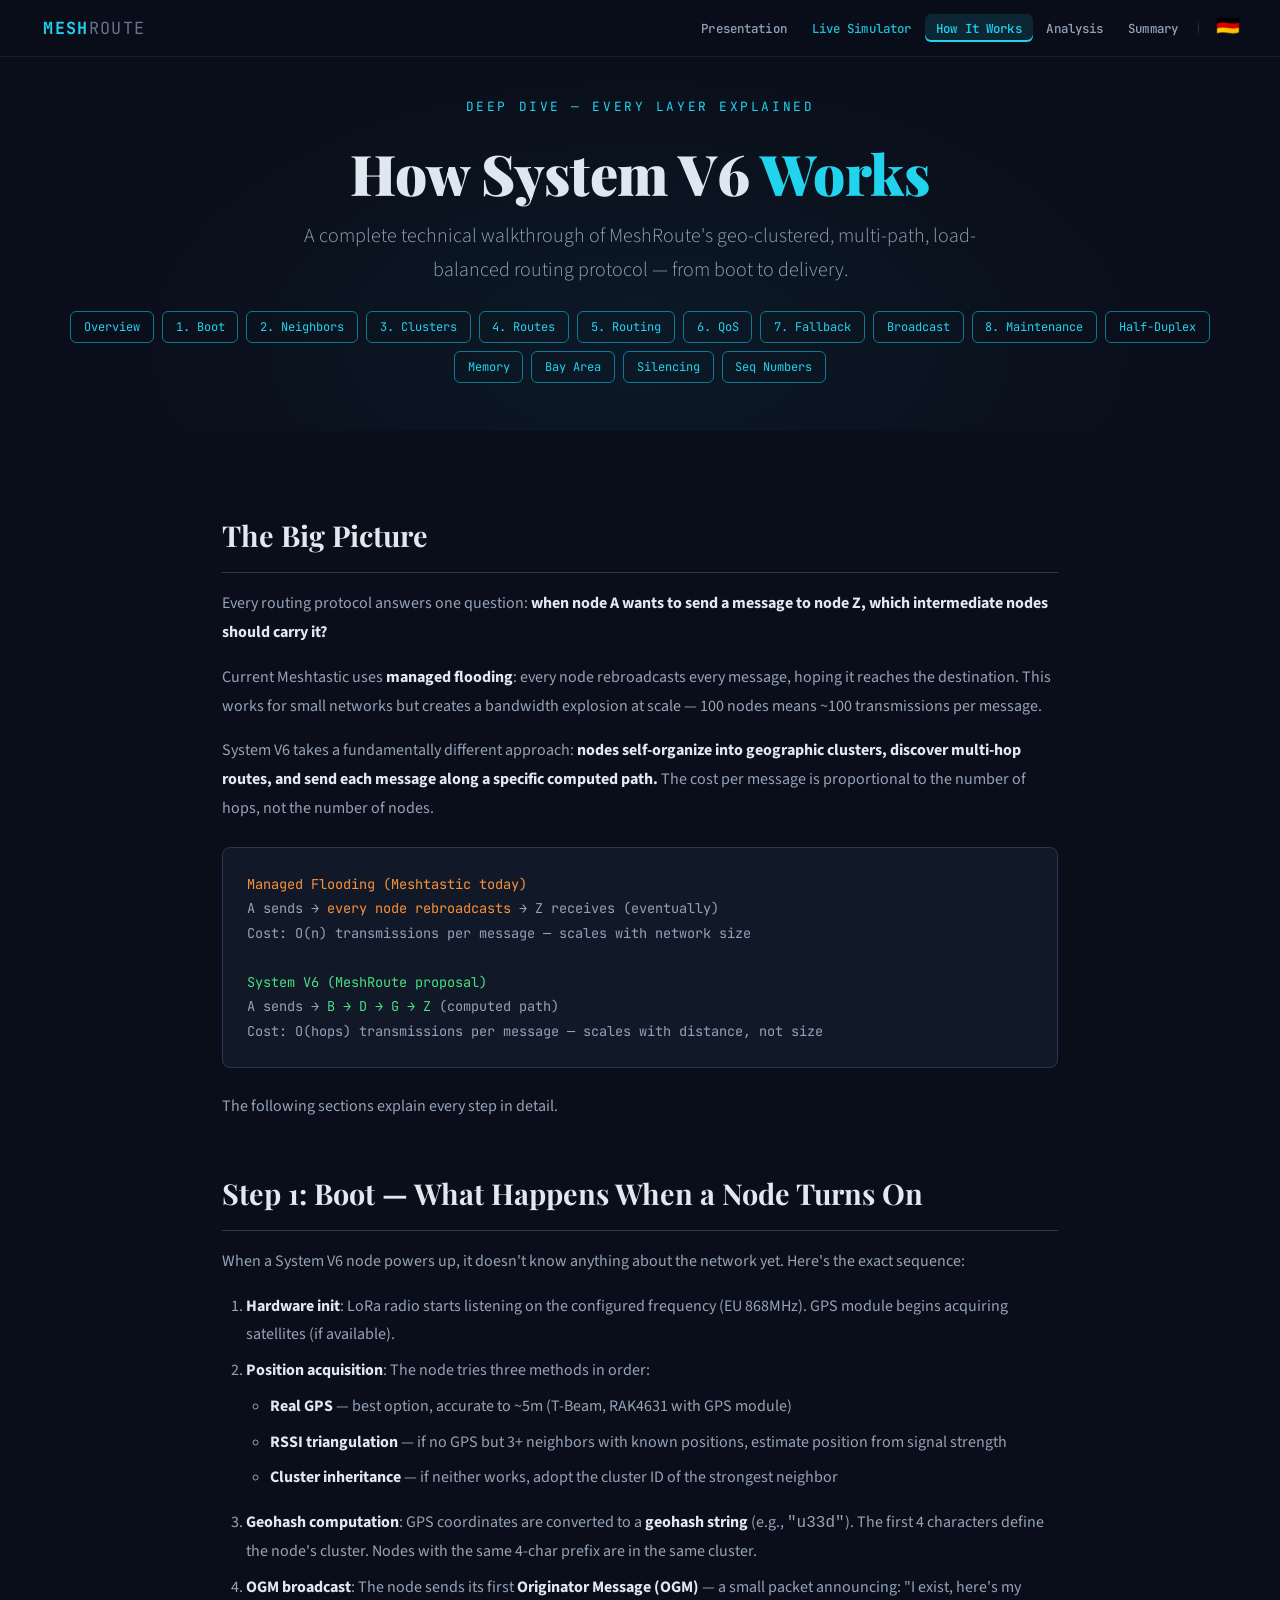
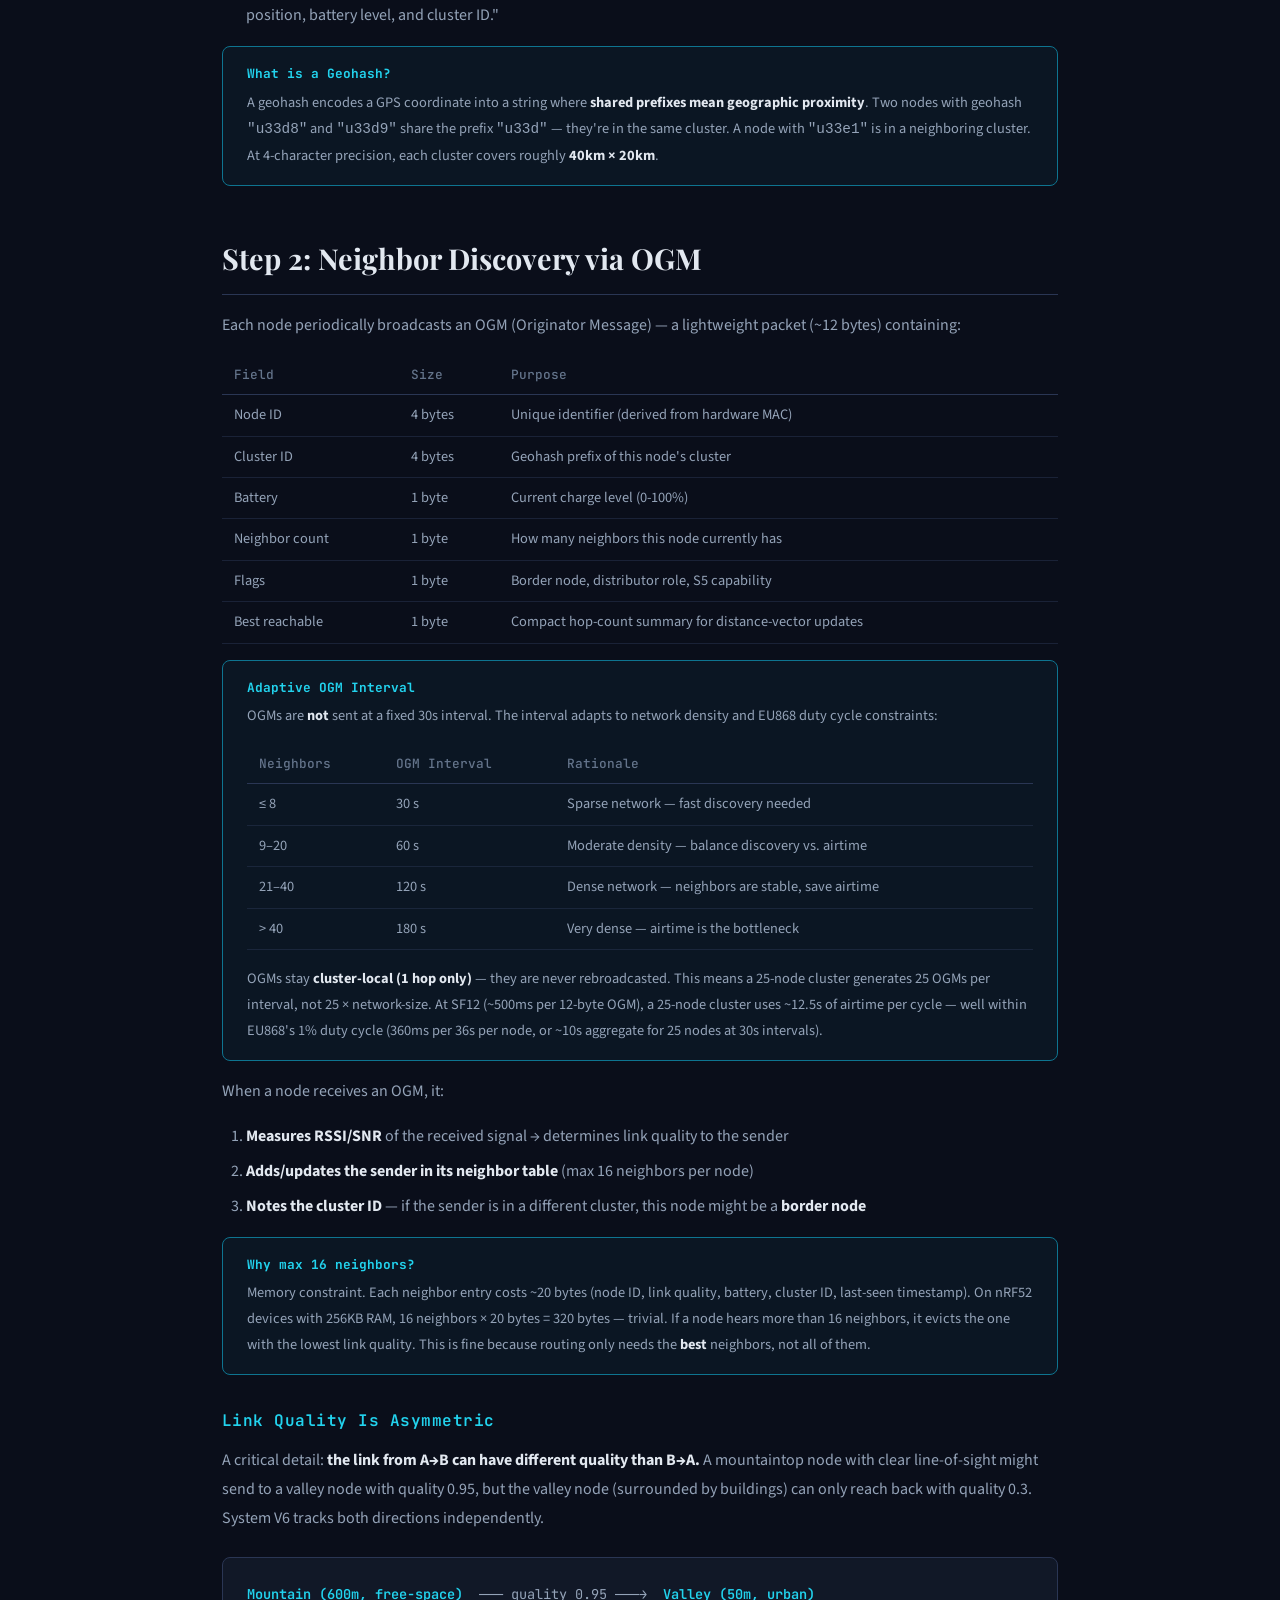
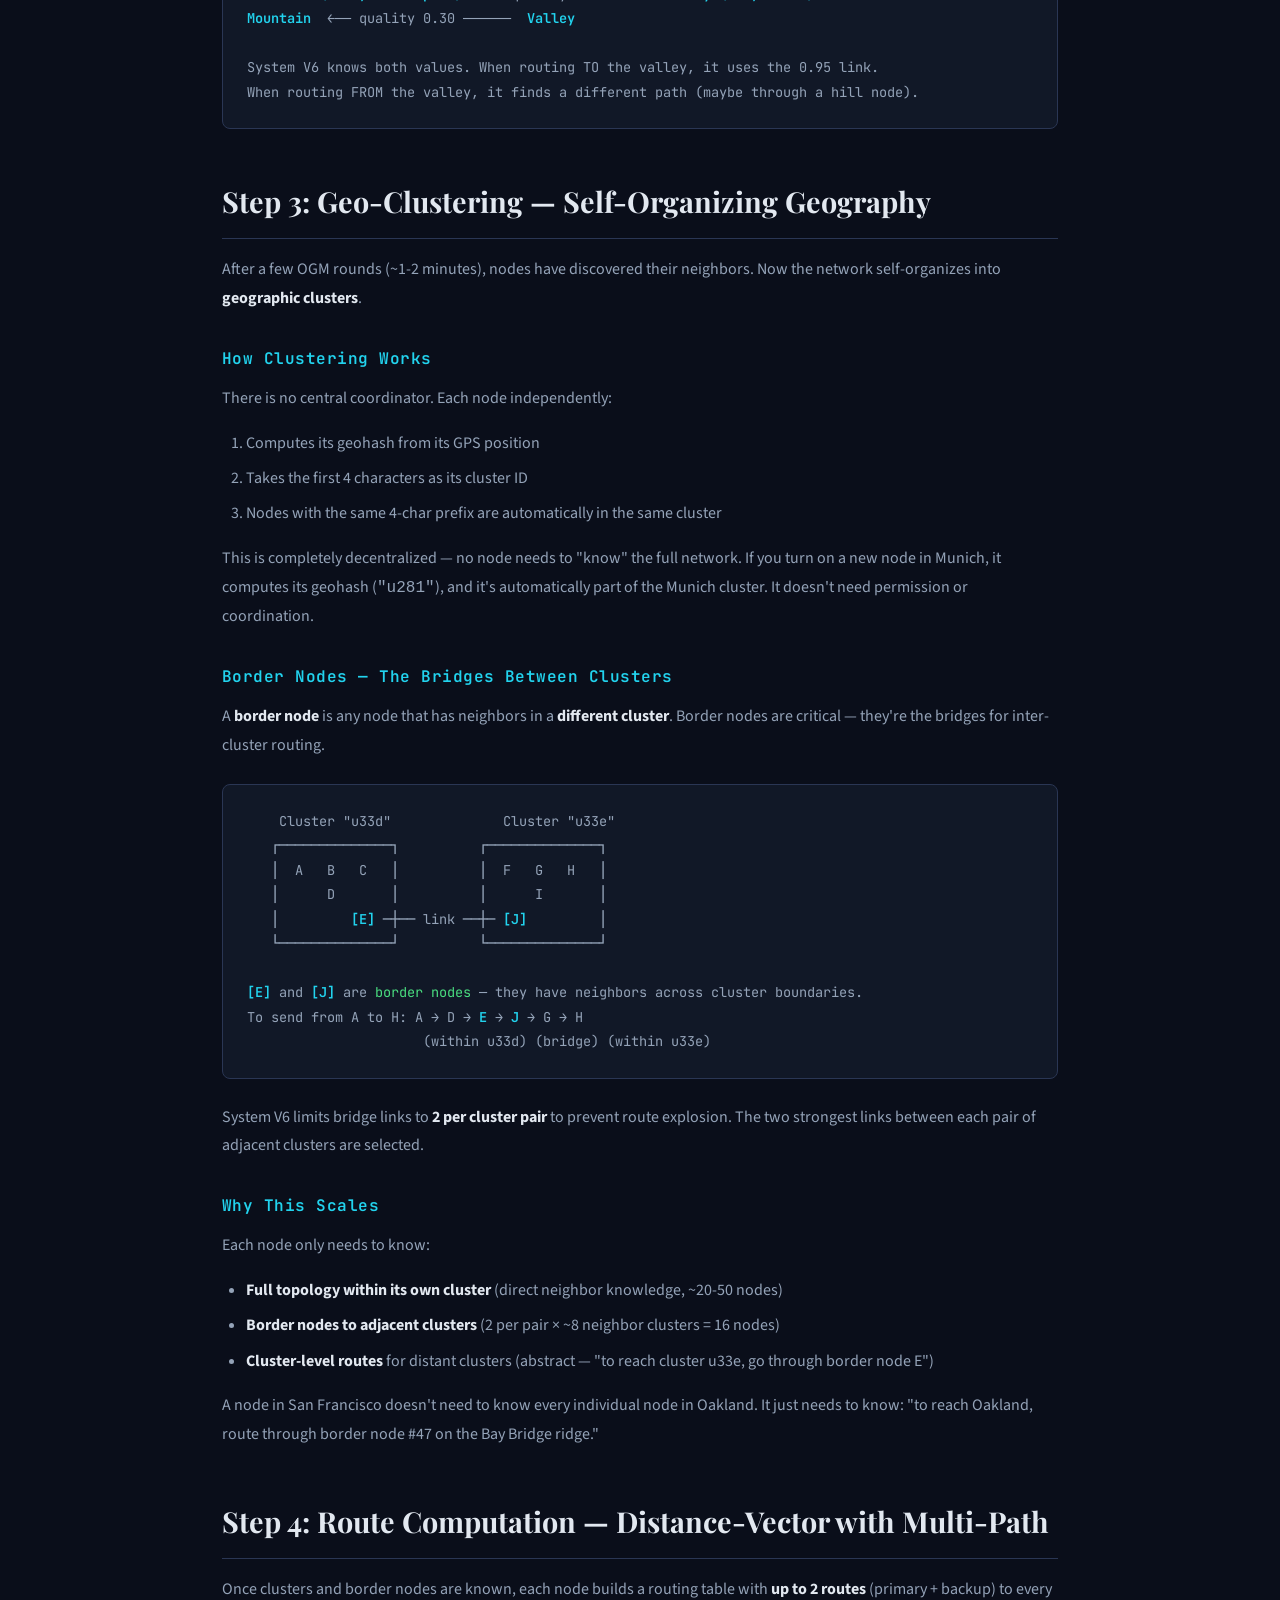
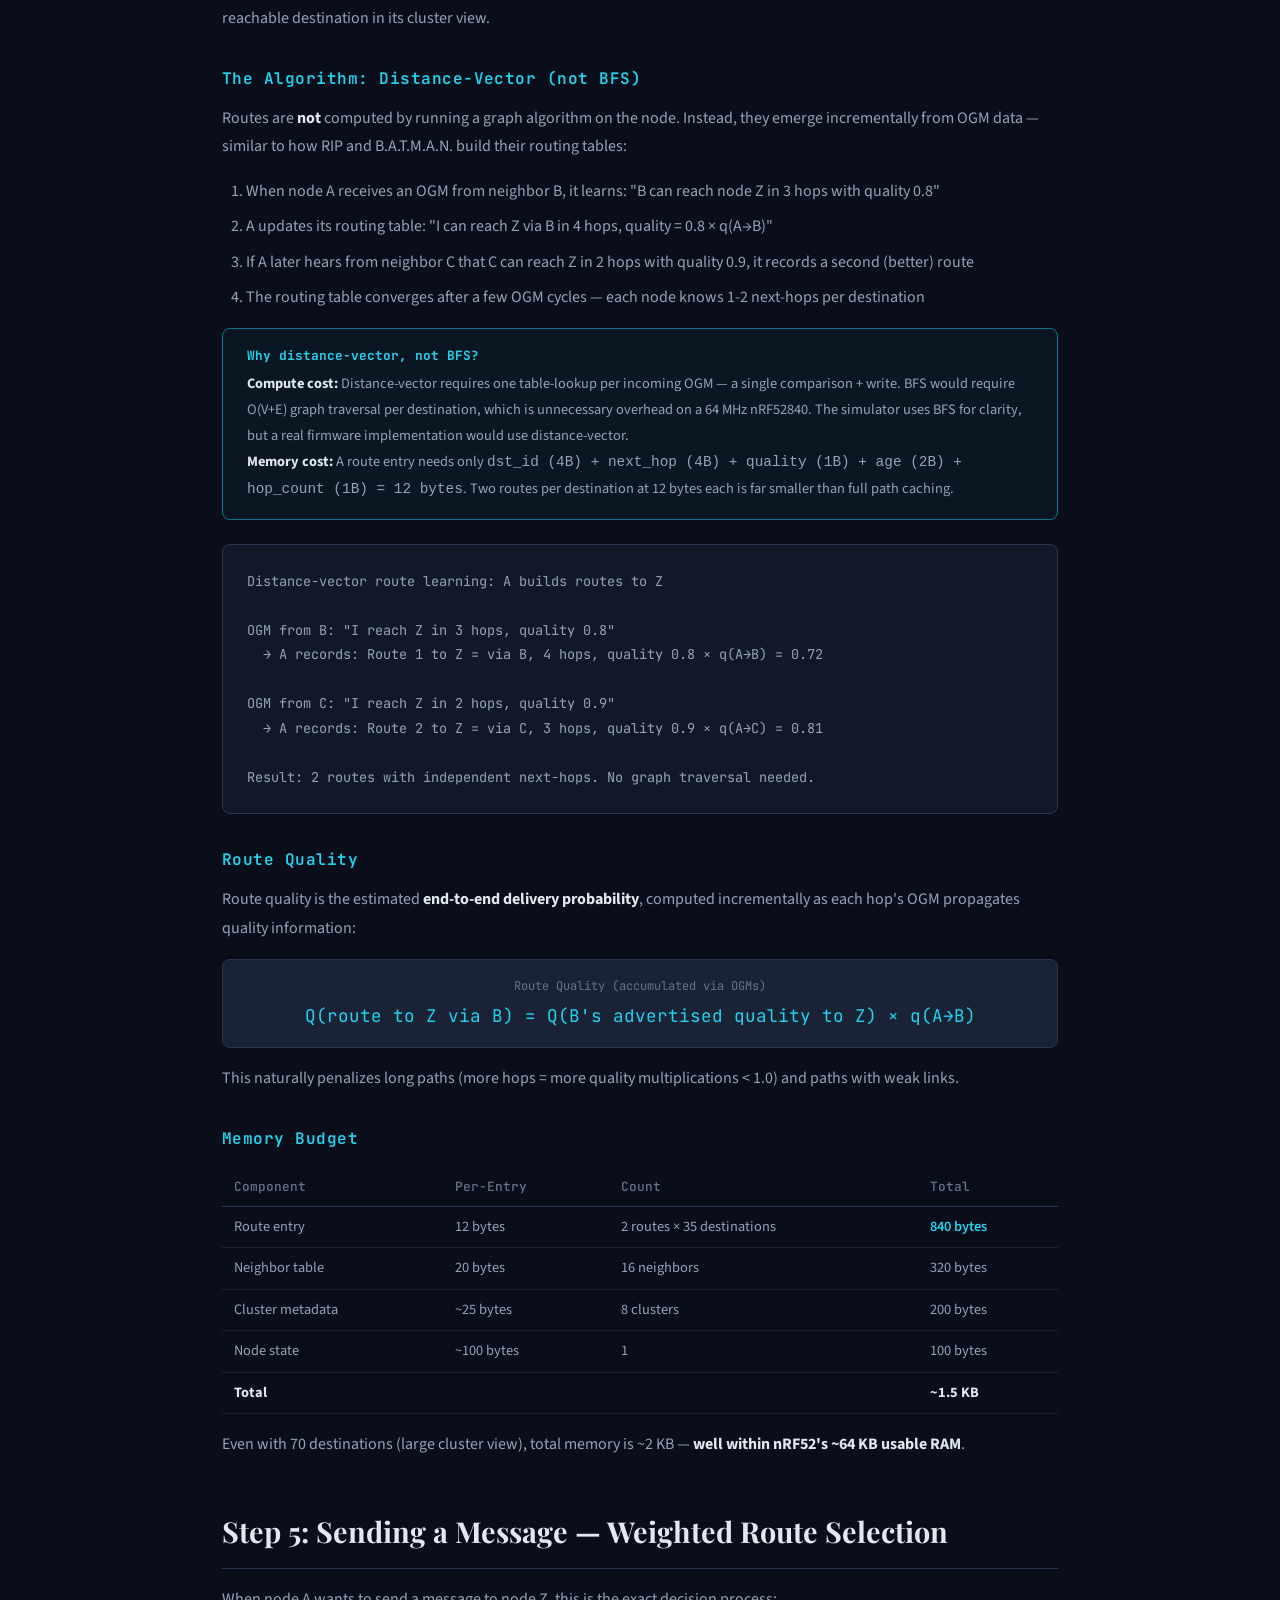
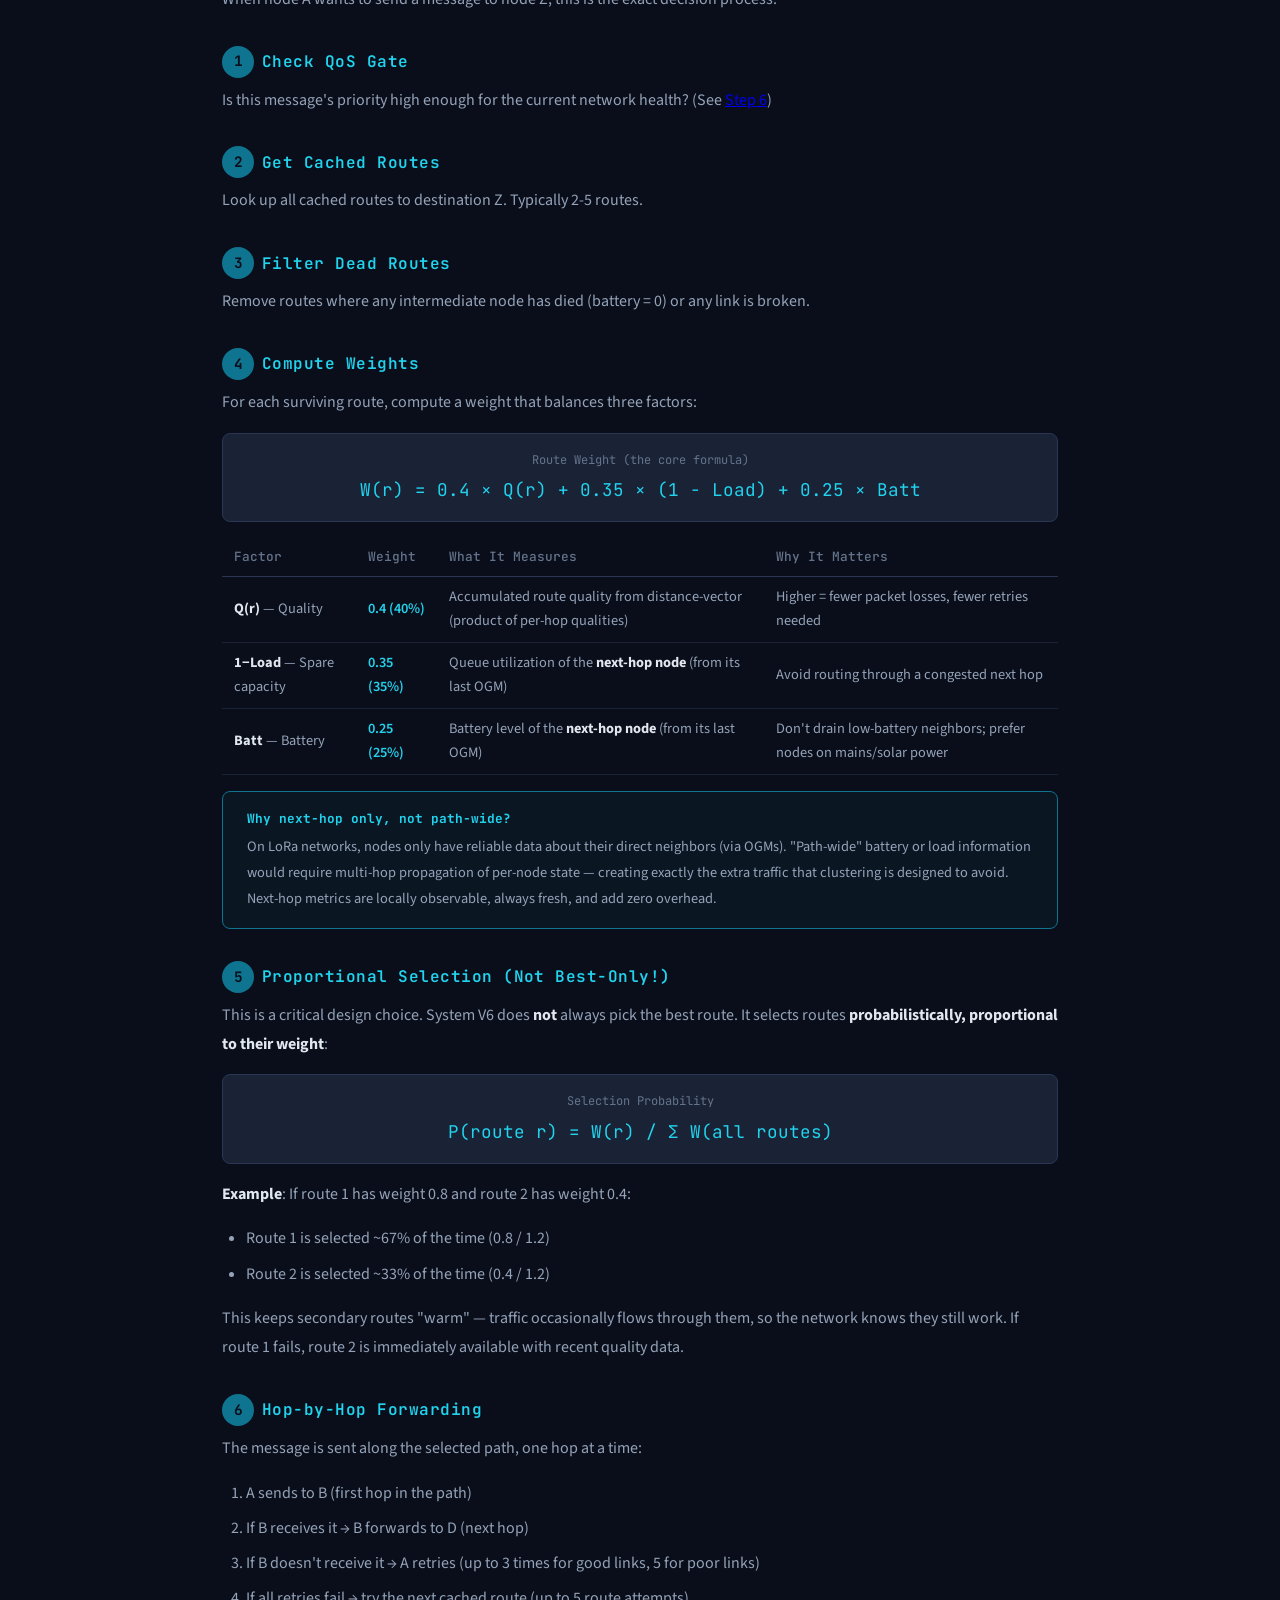
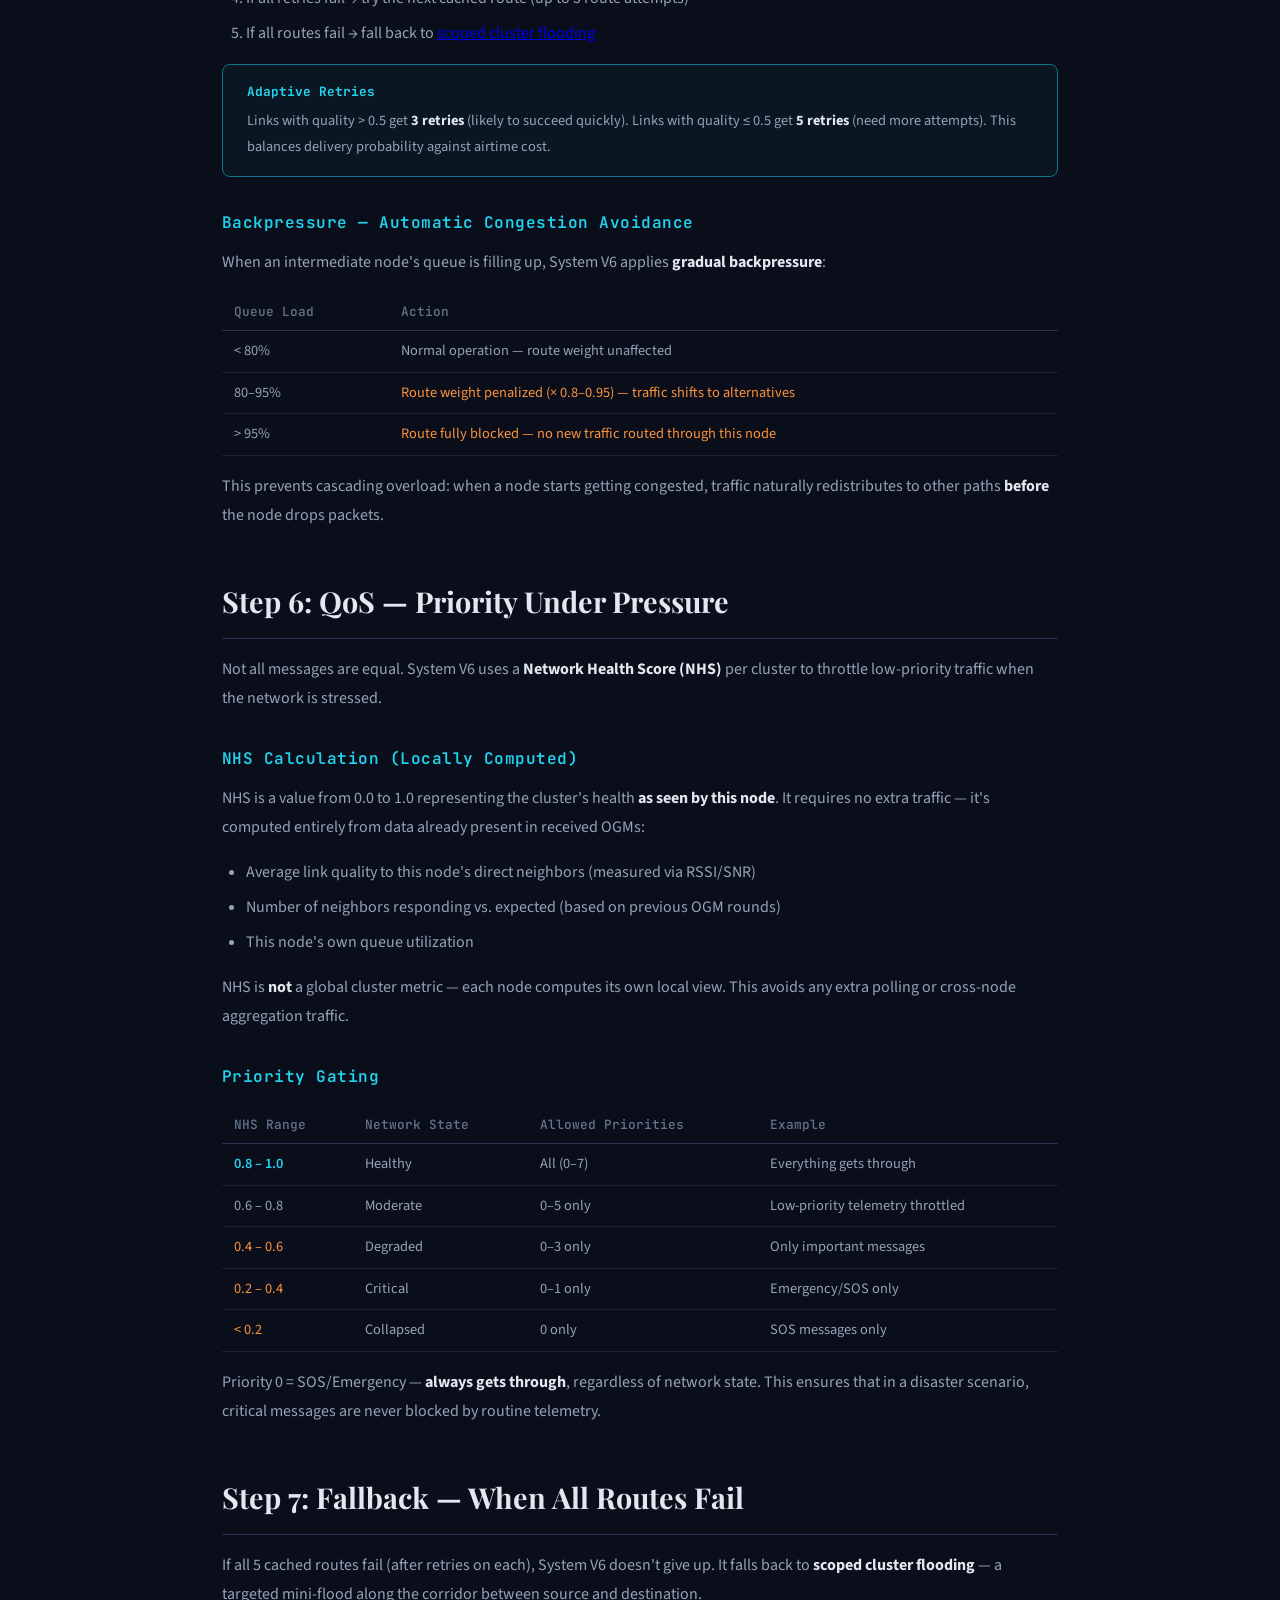
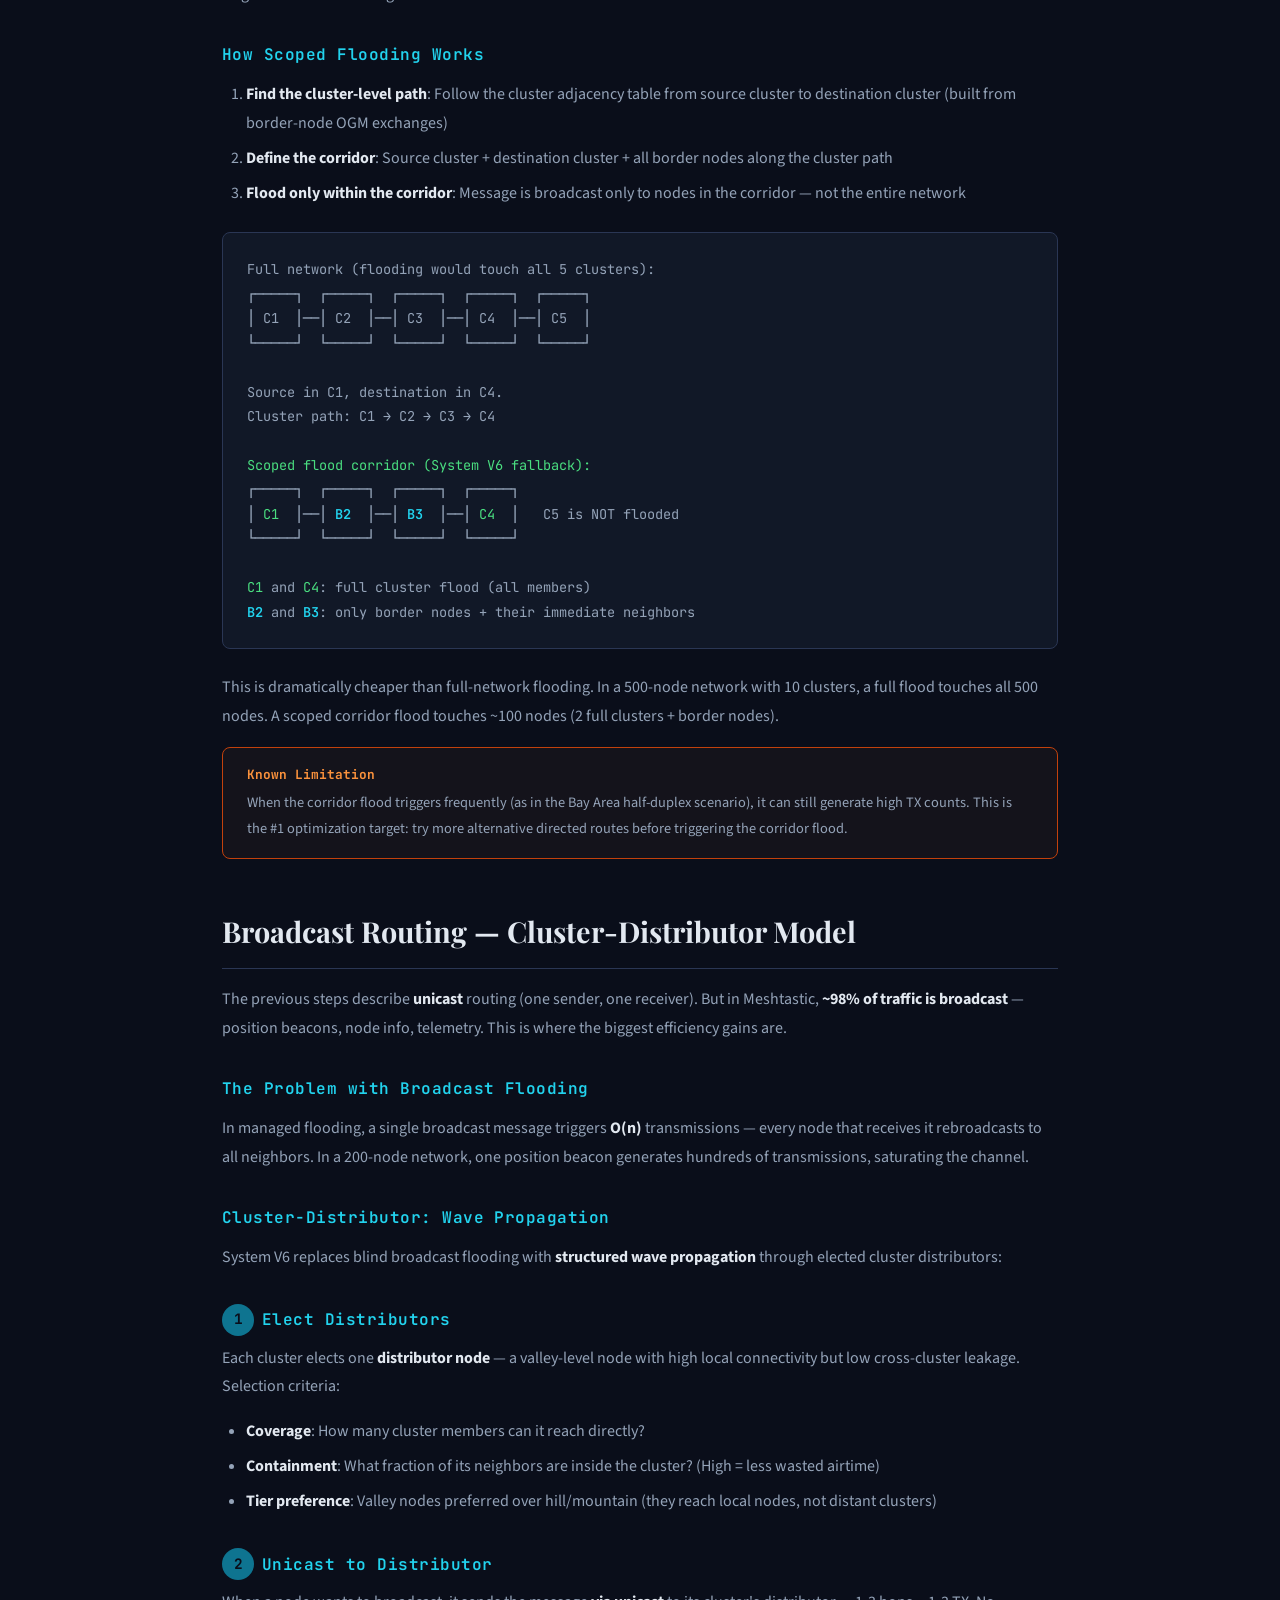
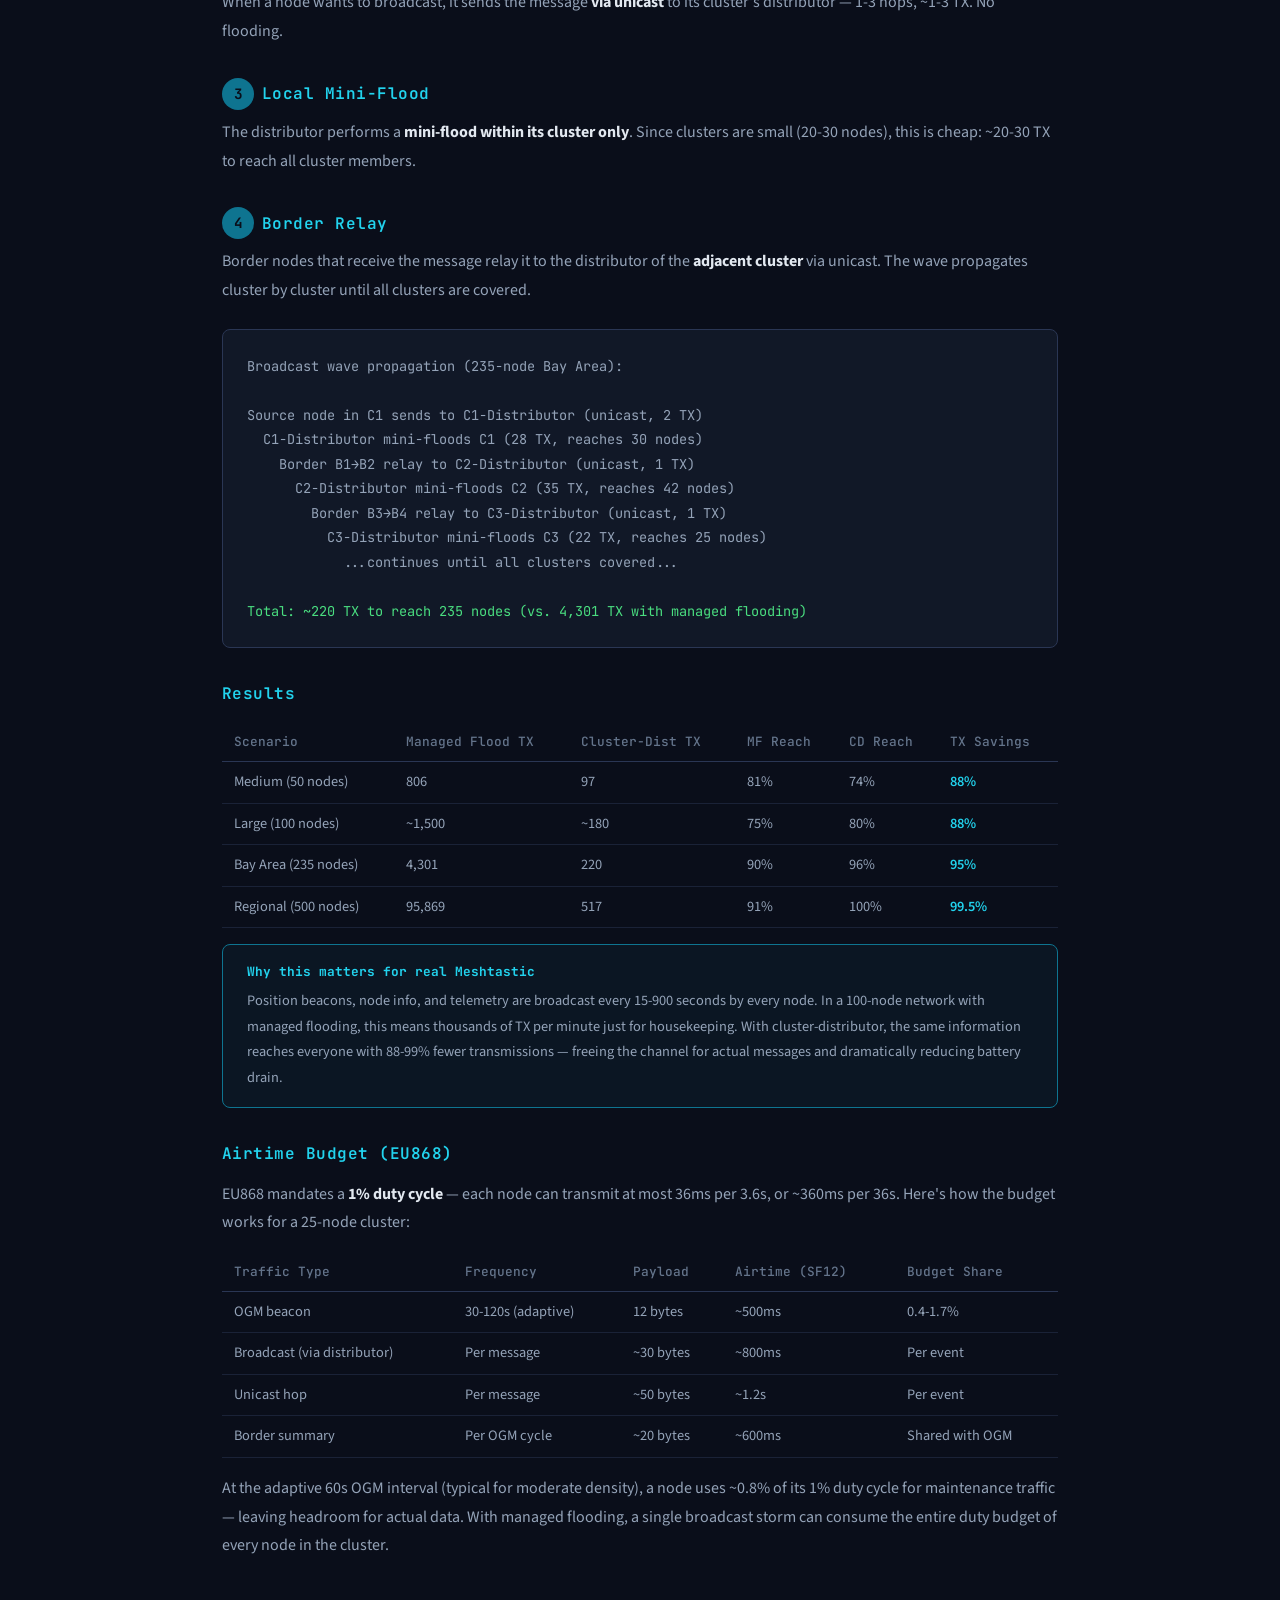
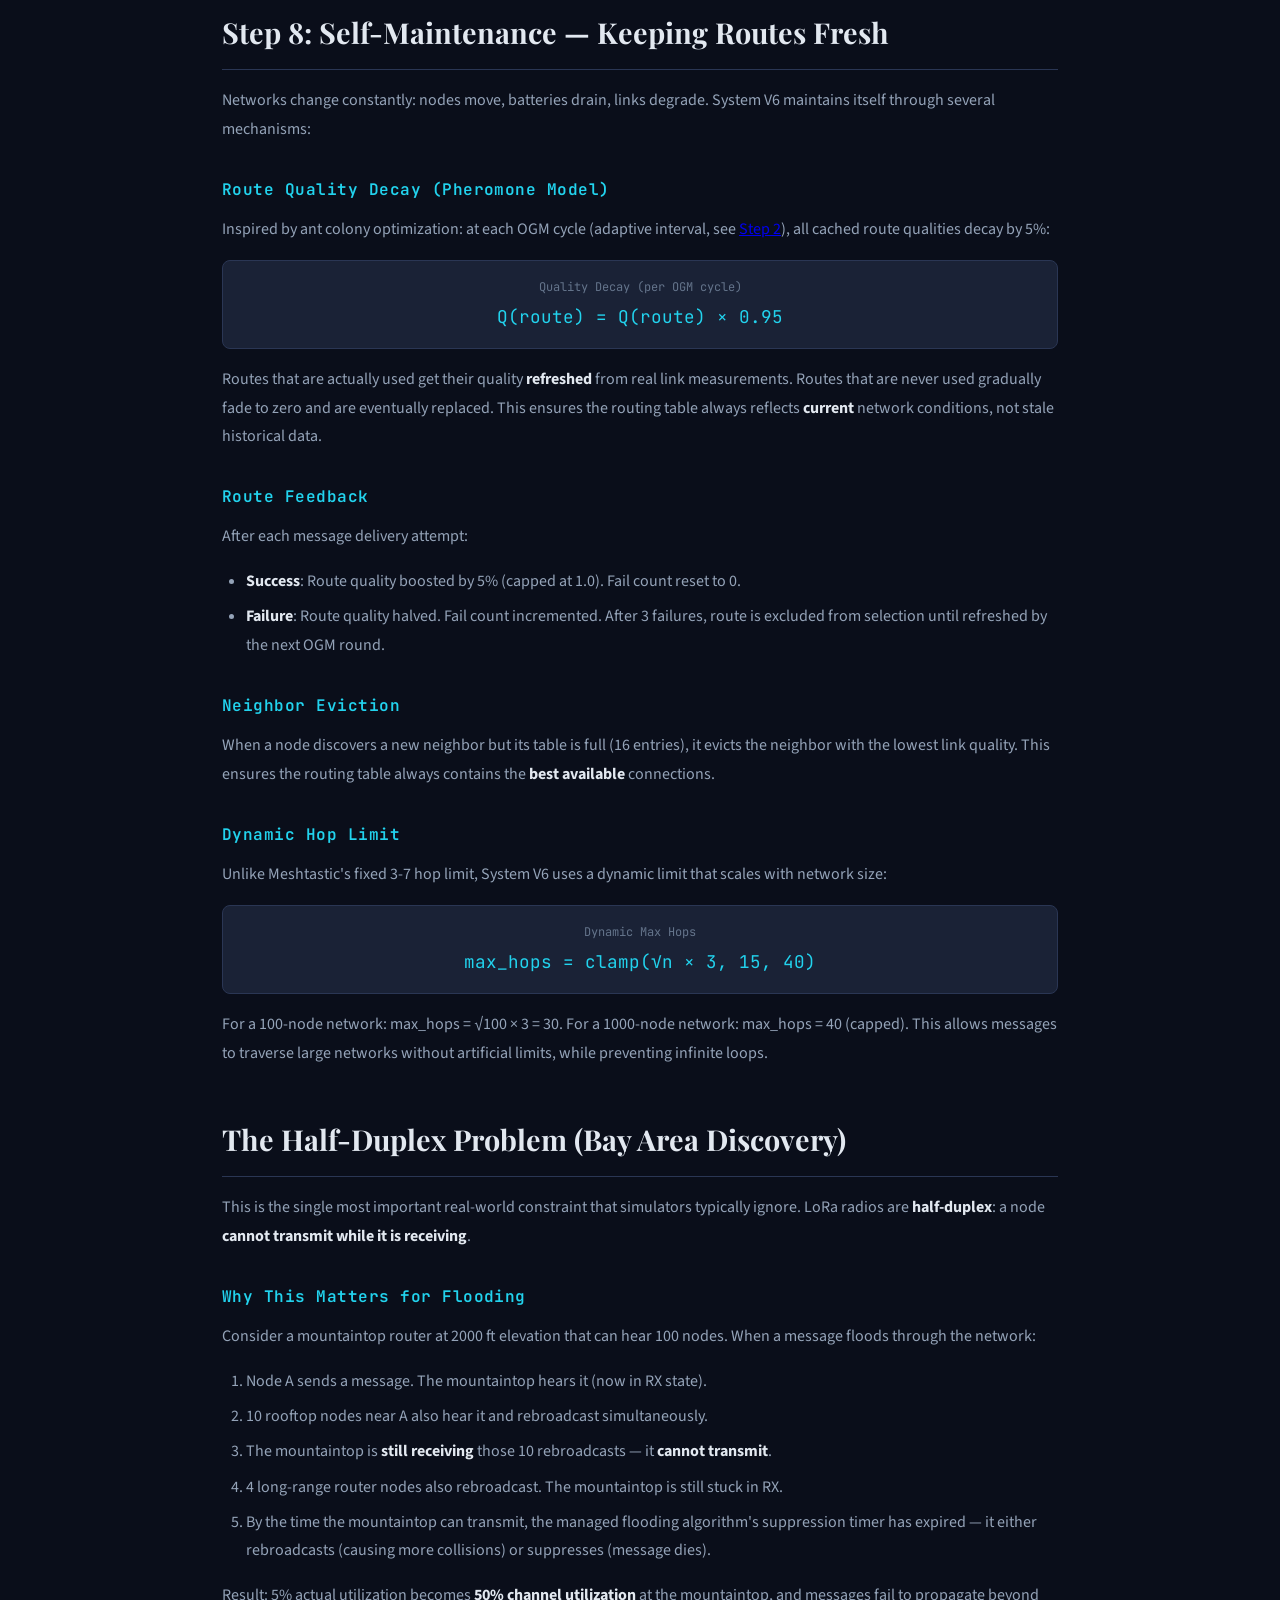
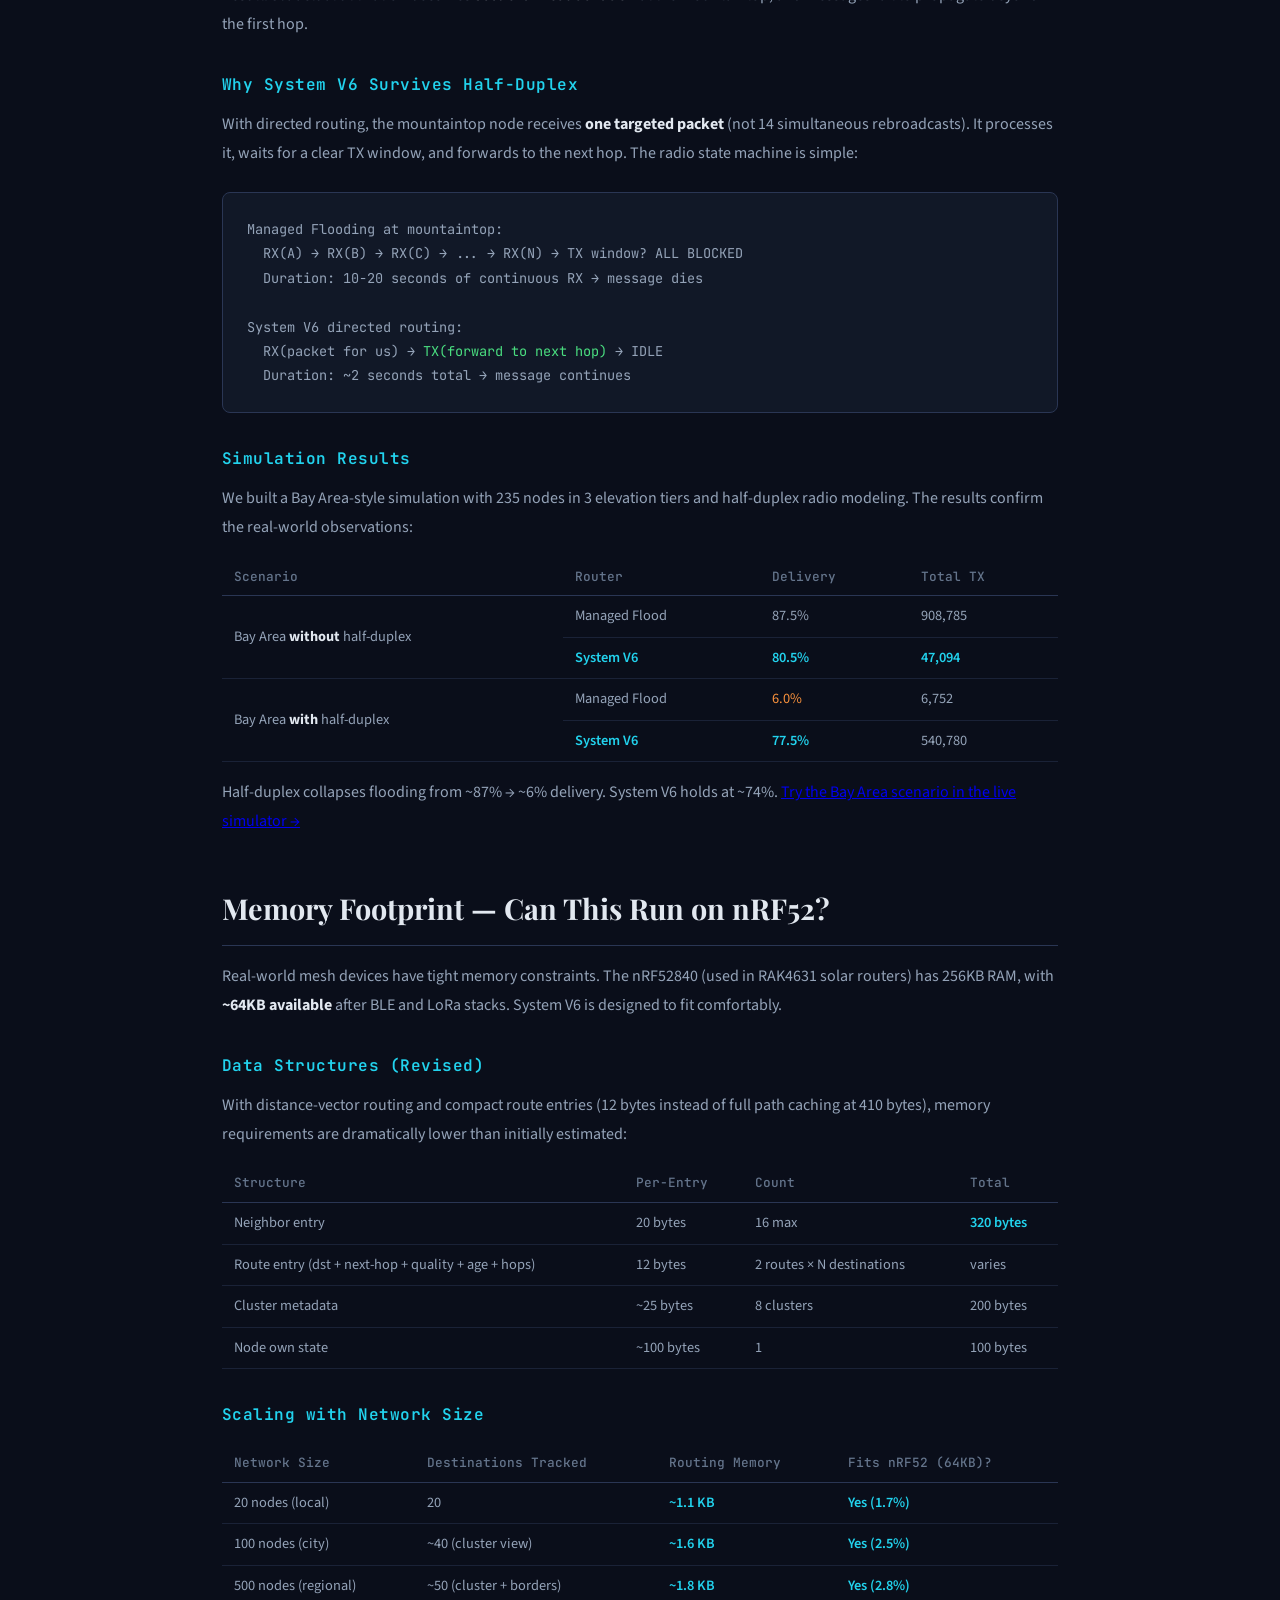
<file: how-it-works.html>
<!DOCTYPE html>
<html lang="en">
<head>
<meta charset="UTF-8">
<meta name="viewport" content="width=device-width, initial-scale=1.0">
<title>MeshRoute — How System V6 Works (Step by Step)</title>
<link rel="stylesheet" href="css/styles.css">
<style>
  .hw-hero {
    min-height: 40vh; display: flex; align-items: center; justify-content: center;
    text-align: center; padding: 6rem 2rem 3rem; position: relative;
  }
  .hw-hero::before {
    content: ''; position: absolute; inset: 0;
    background: radial-gradient(ellipse at 50% 80%, rgba(34,211,238,0.06) 0%, transparent 60%);
    pointer-events: none;
  }
  .hw-hero .hero-tag { opacity: 1; animation: none; }
  .hw-hero .hero-title { opacity: 1; animation: none; font-size: clamp(2rem, 5vw, 3.5rem); }
  .hw-hero .hero-sub { opacity: 1; animation: none; max-width: 700px; margin: 0.5rem auto 0; }

  .hw-nav {
    display: flex; gap: 0.5rem; flex-wrap: wrap; justify-content: center; margin-top: 1.5rem;
  }
  .hw-nav a {
    font-family: var(--font-mono); font-size: 0.75rem; color: var(--cyan);
    text-decoration: none; padding: 0.3rem 0.8rem; border: 1px solid var(--cyan-dim);
    border-radius: 6px; transition: all 0.2s;
  }
  .hw-nav a:hover { background: var(--cyan-glow); }

  .hw { max-width: 900px; margin: 0 auto; padding: 2rem 2rem 4rem; }
  .hw h2 {
    font-family: var(--font-display); font-size: 1.8rem; font-weight: 700;
    margin: 3rem 0 1rem; padding-bottom: 0.75rem; border-bottom: 1px solid var(--border);
  }
  .hw h3 {
    font-family: var(--font-mono); font-size: 1rem; font-weight: 600;
    color: var(--cyan); margin: 2rem 0 0.75rem; letter-spacing: 0.03em;
  }
  .hw h4 {
    font-family: var(--font-mono); font-size: 0.85rem; font-weight: 600;
    color: var(--teal); margin: 1.5rem 0 0.5rem;
  }
  .hw p, .hw li { color: var(--text-dim); font-size: 1rem; line-height: 1.8; }
  .hw p { margin-bottom: 1rem; }
  .hw ul, .hw ol { padding-left: 1.5rem; margin: 0.5rem 0 1rem; }
  .hw li { margin-bottom: 0.4rem; }
  .hw strong { color: var(--text); }
  .hw em { color: var(--text-muted); font-style: italic; }

  .step-num {
    display: inline-flex; align-items: center; justify-content: center;
    width: 2rem; height: 2rem; border-radius: 50%;
    background: var(--cyan-dim); color: var(--bg-deep);
    font-family: var(--font-mono); font-weight: 700; font-size: 0.9rem;
    margin-right: 0.5rem; flex-shrink: 0;
  }
  .step-title { display: flex; align-items: center; margin: 2rem 0 0.5rem; }
  .step-title h3 { margin: 0; }

  .formula-box {
    background: var(--bg-card); border: 1px solid var(--border); border-radius: 8px;
    padding: 1rem 1.5rem; margin: 1rem 0; font-family: var(--font-mono);
    font-size: 1.1rem; color: var(--cyan); text-align: center; overflow-x: auto;
  }
  .formula-box .label { font-size: 0.75rem; color: var(--text-muted); display: block; margin-bottom: 0.3rem; }

  .info-box {
    background: rgba(34,211,238,0.04); border: 1px solid var(--cyan-dim);
    border-radius: 8px; padding: 1rem 1.5rem; margin: 1rem 0;
  }
  .info-box h5 { font-family: var(--font-mono); font-size: 0.8rem; color: var(--cyan); margin-bottom: 0.3rem; }
  .info-box p { font-size: 0.9rem; margin: 0; }

  .warn-box {
    background: rgba(251,146,60,0.04); border: 1px solid var(--orange-dim);
    border-radius: 8px; padding: 1rem 1.5rem; margin: 1rem 0;
  }
  .warn-box h5 { font-family: var(--font-mono); font-size: 0.8rem; color: var(--orange); margin-bottom: 0.3rem; }
  .warn-box p { font-size: 0.9rem; margin: 0; }

  .compare-table { width: 100%; border-collapse: collapse; margin: 1rem 0; font-size: 0.9rem; }
  .compare-table th {
    text-align: left; padding: 0.5rem 0.75rem;
    font-family: var(--font-mono); font-size: 0.8rem; color: var(--text-muted);
    border-bottom: 1px solid var(--border); font-weight: 500;
  }
  .compare-table td {
    padding: 0.5rem 0.75rem; border-bottom: 1px solid rgba(42,54,84,0.5);
    color: var(--text-dim);
  }
  .compare-table tr:hover td { background: rgba(34,211,238,0.03); }
  .compare-table .highlight { color: var(--cyan); font-weight: 600; }
  .compare-table .bad { color: var(--orange); }

  .diagram {
    background: var(--bg-surface); border: 1px solid var(--border); border-radius: 8px;
    padding: 1.5rem; margin: 1.5rem 0; font-family: var(--font-mono);
    font-size: 0.85rem; line-height: 1.8; color: var(--text-dim); overflow-x: auto;
    white-space: pre;
  }
  .diagram .node { color: var(--cyan); font-weight: 600; }
  .diagram .path { color: var(--green); }
  .diagram .flood { color: var(--orange); }
  .diagram .comment { color: var(--text-muted); }

  .back-link {
    display: inline-flex; align-items: center; gap: 0.5rem;
    font-family: var(--font-mono); font-size: 0.8rem;
    color: var(--cyan); text-decoration: none;
    padding: 0.4rem 1rem; border: 1px solid var(--cyan-dim);
    border-radius: 6px; transition: all 0.2s;
  }
  .back-link:hover { background: var(--cyan-glow); }

  .toc { list-style: none; padding: 0; columns: 2; column-gap: 2rem; }
  .toc li { margin-bottom: 0.3rem; }
  .toc a { color: var(--cyan); text-decoration: none; font-family: var(--font-mono); font-size: 0.85rem; }
  .toc a:hover { text-decoration: underline; }
  @media (max-width: 600px) { .toc { columns: 1; } }
</style>
</head>
<body>

<!-- NAV -->
<nav id="navbar">
  <div class="nav-inner">
    <a href="index.html" class="logo">MESH<span>ROUTE</span></a>
    <ul id="nav-menu">
      <li><a href="index.html">Presentation</a></li>
      <li><a href="simulator.html" style="color:var(--cyan)">Live Simulator</a></li>
      <li><a href="how-it-works.html" class="active">How It Works</a></li>
      <li><a href="analysis.html">Analysis</a></li>
      <li><a href="summary.html">Summary</a></li>
      <li class="nav-sep"></li>
      <li><a href="de/how-it-works.html" title="Deutsch" style="font-size:1.2rem;line-height:1;padding:0.2rem 0.5rem">&#x1F1E9;&#x1F1EA;</a></li>
    </ul>
  </div>
</nav>

<!-- HERO -->
<div class="hw-hero">
  <div>
    <div class="hero-tag">Deep Dive — Every Layer Explained</div>
    <h1 class="hero-title">How System V6 <span class="accent">Works</span></h1>
    <p class="hero-sub">A complete technical walkthrough of MeshRoute's geo-clustered, multi-path, load-balanced routing protocol — from boot to delivery.</p>
    <div class="hw-nav">
      <a href="#overview">Overview</a>
      <a href="#step1">1. Boot</a>
      <a href="#step2">2. Neighbors</a>
      <a href="#step3">3. Clusters</a>
      <a href="#step4">4. Routes</a>
      <a href="#step5">5. Routing</a>
      <a href="#step6">6. QoS</a>
      <a href="#step7">7. Fallback</a>
      <a href="#broadcast">Broadcast</a>
      <a href="#step8">8. Maintenance</a>
      <a href="#halfduplex">Half-Duplex</a>
      <a href="#memory">Memory</a>
      <a href="#bayarea">Bay Area</a>
      <a href="#silencing">Silencing</a>
      <a href="#seqnums">Seq Numbers</a>
    </div>
  </div>
</div>

<div class="hw">

<!-- ============================================================ -->
<h2 id="overview">The Big Picture</h2>

<p>Every routing protocol answers one question: <strong>when node A wants to send a message to node Z, which intermediate nodes should carry it?</strong></p>

<p>Current Meshtastic uses <strong>managed flooding</strong>: every node rebroadcasts every message, hoping it reaches the destination. This works for small networks but creates a bandwidth explosion at scale — 100 nodes means ~100 transmissions per message.</p>

<p>System V6 takes a fundamentally different approach: <strong>nodes self-organize into geographic clusters, discover multi-hop routes, and send each message along a specific computed path.</strong> The cost per message is proportional to the number of hops, not the number of nodes.</p>

<div class="diagram"><span class="flood">Managed Flooding (Meshtastic today)</span>
A sends → <span class="flood">every node rebroadcasts</span> → Z receives (eventually)
Cost: O(n) transmissions per message — scales with network size

<span class="path">System V6 (MeshRoute proposal)</span>
A sends → <span class="path">B → D → G → Z</span> (computed path)
Cost: O(hops) transmissions per message — scales with distance, not size</div>

<p>The following sections explain every step in detail.</p>

<!-- ============================================================ -->
<h2 id="step1">Step 1: Boot — What Happens When a Node Turns On</h2>

<p>When a System V6 node powers up, it doesn't know anything about the network yet. Here's the exact sequence:</p>

<ol>
  <li><strong>Hardware init</strong>: LoRa radio starts listening on the configured frequency (EU 868MHz). GPS module begins acquiring satellites (if available).</li>
  <li><strong>Position acquisition</strong>: The node tries three methods in order:
    <ul>
      <li><strong>Real GPS</strong> — best option, accurate to ~5m (T-Beam, RAK4631 with GPS module)</li>
      <li><strong>RSSI triangulation</strong> — if no GPS but 3+ neighbors with known positions, estimate position from signal strength</li>
      <li><strong>Cluster inheritance</strong> — if neither works, adopt the cluster ID of the strongest neighbor</li>
    </ul>
  </li>
  <li><strong>Geohash computation</strong>: GPS coordinates are converted to a <strong>geohash string</strong> (e.g., <code>"u33d"</code>). The first 4 characters define the node's cluster. Nodes with the same 4-char prefix are in the same cluster.</li>
  <li><strong>OGM broadcast</strong>: The node sends its first <strong>Originator Message (OGM)</strong> — a small packet announcing: "I exist, here's my position, battery level, and cluster ID."</li>
</ol>

<div class="info-box">
  <h5>What is a Geohash?</h5>
  <p>A geohash encodes a GPS coordinate into a string where <strong>shared prefixes mean geographic proximity</strong>. Two nodes with geohash <code>"u33d8"</code> and <code>"u33d9"</code> share the prefix <code>"u33d"</code> — they're in the same cluster. A node with <code>"u33e1"</code> is in a neighboring cluster. At 4-character precision, each cluster covers roughly <strong>40km × 20km</strong>.</p>
</div>

<!-- ============================================================ -->
<h2 id="step2">Step 2: Neighbor Discovery via OGM</h2>

<p>Each node periodically broadcasts an OGM (Originator Message) — a lightweight packet (~12 bytes) containing:</p>

<table class="compare-table">
  <tr><th>Field</th><th>Size</th><th>Purpose</th></tr>
  <tr><td>Node ID</td><td>4 bytes</td><td>Unique identifier (derived from hardware MAC)</td></tr>
  <tr><td>Cluster ID</td><td>4 bytes</td><td>Geohash prefix of this node's cluster</td></tr>
  <tr><td>Battery</td><td>1 byte</td><td>Current charge level (0-100%)</td></tr>
  <tr><td>Neighbor count</td><td>1 byte</td><td>How many neighbors this node currently has</td></tr>
  <tr><td>Flags</td><td>1 byte</td><td>Border node, distributor role, S5 capability</td></tr>
  <tr><td>Best reachable</td><td>1 byte</td><td>Compact hop-count summary for distance-vector updates</td></tr>
</table>

<div class="info-box">
  <h5>Adaptive OGM Interval</h5>
  <p>OGMs are <strong>not</strong> sent at a fixed 30s interval. The interval adapts to network density and EU868 duty cycle constraints:</p>
  <table class="compare-table">
    <tr><th>Neighbors</th><th>OGM Interval</th><th>Rationale</th></tr>
    <tr><td>&le; 8</td><td>30 s</td><td>Sparse network — fast discovery needed</td></tr>
    <tr><td>9–20</td><td>60 s</td><td>Moderate density — balance discovery vs. airtime</td></tr>
    <tr><td>21–40</td><td>120 s</td><td>Dense network — neighbors are stable, save airtime</td></tr>
    <tr><td>&gt; 40</td><td>180 s</td><td>Very dense — airtime is the bottleneck</td></tr>
  </table>
  <p>OGMs stay <strong>cluster-local (1 hop only)</strong> — they are never rebroadcasted. This means a 25-node cluster generates 25 OGMs per interval, not 25 &times; network-size. At SF12 (~500ms per 12-byte OGM), a 25-node cluster uses ~12.5s of airtime per cycle — well within EU868's 1% duty cycle (360ms per 36s per node, or ~10s aggregate for 25 nodes at 30s intervals).</p>
</div>

<p>When a node receives an OGM, it:</p>
<ol>
  <li><strong>Measures RSSI/SNR</strong> of the received signal → determines link quality to the sender</li>
  <li><strong>Adds/updates the sender in its neighbor table</strong> (max 16 neighbors per node)</li>
  <li><strong>Notes the cluster ID</strong> — if the sender is in a different cluster, this node might be a <strong>border node</strong></li>
</ol>

<div class="info-box">
  <h5>Why max 16 neighbors?</h5>
  <p>Memory constraint. Each neighbor entry costs ~20 bytes (node ID, link quality, battery, cluster ID, last-seen timestamp). On nRF52 devices with 256KB RAM, 16 neighbors &times; 20 bytes = 320 bytes — trivial. If a node hears more than 16 neighbors, it evicts the one with the lowest link quality. This is fine because routing only needs the <strong>best</strong> neighbors, not all of them.</p>
</div>

<h3>Link Quality Is Asymmetric</h3>

<p>A critical detail: <strong>the link from A→B can have different quality than B→A.</strong> A mountaintop node with clear line-of-sight might send to a valley node with quality 0.95, but the valley node (surrounded by buildings) can only reach back with quality 0.3. System V6 tracks both directions independently.</p>

<div class="diagram"><span class="node">Mountain (600m, free-space)</span>  ——— quality 0.95 ———→  <span class="node">Valley (50m, urban)</span>
<span class="node">Mountain</span>  ←—— quality 0.30 ——————  <span class="node">Valley</span>

System V6 knows both values. When routing TO the valley, it uses the 0.95 link.
When routing FROM the valley, it finds a different path (maybe through a hill node).</div>

<!-- ============================================================ -->
<h2 id="step3">Step 3: Geo-Clustering — Self-Organizing Geography</h2>

<p>After a few OGM rounds (~1-2 minutes), nodes have discovered their neighbors. Now the network self-organizes into <strong>geographic clusters</strong>.</p>

<h3>How Clustering Works</h3>

<p>There is no central coordinator. Each node independently:</p>
<ol>
  <li>Computes its geohash from its GPS position</li>
  <li>Takes the first 4 characters as its cluster ID</li>
  <li>Nodes with the same 4-char prefix are automatically in the same cluster</li>
</ol>

<p>This is completely decentralized — no node needs to "know" the full network. If you turn on a new node in Munich, it computes its geohash (<code>"u281"</code>), and it's automatically part of the Munich cluster. It doesn't need permission or coordination.</p>

<h3>Border Nodes — The Bridges Between Clusters</h3>

<p>A <strong>border node</strong> is any node that has neighbors in a <strong>different cluster</strong>. Border nodes are critical — they're the bridges for inter-cluster routing.</p>

<div class="diagram">    Cluster "u33d"              Cluster "u33e"
   ┌──────────────┐          ┌──────────────┐
   │  A   B   C   │          │  F   G   H   │
   │      D       │          │      I       │
   │         <span class="node">[E]</span> ─┼── link ──┼─ <span class="node">[J]</span>         │
   └──────────────┘          └──────────────┘

<span class="node">[E]</span> and <span class="node">[J]</span> are <span class="path">border nodes</span> — they have neighbors across cluster boundaries.
To send from A to H: A → D → <span class="node">E</span> → <span class="node">J</span> → G → H
                      (within u33d) (bridge) (within u33e)</div>

<p>System V6 limits bridge links to <strong>2 per cluster pair</strong> to prevent route explosion. The two strongest links between each pair of adjacent clusters are selected.</p>

<h3>Why This Scales</h3>

<p>Each node only needs to know:</p>
<ul>
  <li><strong>Full topology within its own cluster</strong> (direct neighbor knowledge, ~20-50 nodes)</li>
  <li><strong>Border nodes to adjacent clusters</strong> (2 per pair × ~8 neighbor clusters = 16 nodes)</li>
  <li><strong>Cluster-level routes</strong> for distant clusters (abstract — "to reach cluster u33e, go through border node E")</li>
</ul>

<p>A node in San Francisco doesn't need to know every individual node in Oakland. It just needs to know: "to reach Oakland, route through border node #47 on the Bay Bridge ridge."</p>

<!-- ============================================================ -->
<h2 id="step4">Step 4: Route Computation — Distance-Vector with Multi-Path</h2>

<p>Once clusters and border nodes are known, each node builds a routing table with <strong>up to 2 routes</strong> (primary + backup) to every reachable destination in its cluster view.</p>

<h3>The Algorithm: Distance-Vector (not BFS)</h3>

<p>Routes are <strong>not</strong> computed by running a graph algorithm on the node. Instead, they emerge incrementally from OGM data — similar to how RIP and B.A.T.M.A.N. build their routing tables:</p>

<ol>
  <li>When node A receives an OGM from neighbor B, it learns: "B can reach node Z in 3 hops with quality 0.8"</li>
  <li>A updates its routing table: "I can reach Z via B in 4 hops, quality = 0.8 &times; q(A→B)"</li>
  <li>If A later hears from neighbor C that C can reach Z in 2 hops with quality 0.9, it records a second (better) route</li>
  <li>The routing table converges after a few OGM cycles — each node knows 1-2 next-hops per destination</li>
</ol>

<div class="info-box">
  <h5>Why distance-vector, not BFS?</h5>
  <p><strong>Compute cost:</strong> Distance-vector requires one table-lookup per incoming OGM — a single comparison + write. BFS would require O(V+E) graph traversal per destination, which is unnecessary overhead on a 64 MHz nRF52840. The simulator uses BFS for clarity, but a real firmware implementation would use distance-vector.</p>
  <p><strong>Memory cost:</strong> A route entry needs only <code>dst_id (4B) + next_hop (4B) + quality (1B) + age (2B) + hop_count (1B) = 12 bytes</code>. Two routes per destination at 12 bytes each is far smaller than full path caching.</p>
</div>

<div class="diagram">Distance-vector route learning: A builds routes to Z

OGM from B: "I reach Z in 3 hops, quality 0.8"
  → A records: Route 1 to Z = via B, 4 hops, quality 0.8 &times; q(A→B) = 0.72

OGM from C: "I reach Z in 2 hops, quality 0.9"
  → A records: Route 2 to Z = via C, 3 hops, quality 0.9 &times; q(A→C) = 0.81

Result: 2 routes with independent next-hops. No graph traversal needed.</div>

<h3>Route Quality</h3>

<p>Route quality is the estimated <strong>end-to-end delivery probability</strong>, computed incrementally as each hop's OGM propagates quality information:</p>

<div class="formula-box">
  <span class="label">Route Quality (accumulated via OGMs)</span>
  Q(route to Z via B) = Q(B's advertised quality to Z) &times; q(A→B)
</div>

<p>This naturally penalizes long paths (more hops = more quality multiplications &lt; 1.0) and paths with weak links.</p>

<h3>Memory Budget</h3>

<table class="compare-table">
  <tr><th>Component</th><th>Per-Entry</th><th>Count</th><th>Total</th></tr>
  <tr><td>Route entry</td><td>12 bytes</td><td>2 routes &times; 35 destinations</td><td class="highlight">840 bytes</td></tr>
  <tr><td>Neighbor table</td><td>20 bytes</td><td>16 neighbors</td><td>320 bytes</td></tr>
  <tr><td>Cluster metadata</td><td>~25 bytes</td><td>8 clusters</td><td>200 bytes</td></tr>
  <tr><td>Node state</td><td>~100 bytes</td><td>1</td><td>100 bytes</td></tr>
  <tr><td colspan="3"><strong>Total</strong></td><td class="highlight"><strong>~1.5 KB</strong></td></tr>
</table>

<p>Even with 70 destinations (large cluster view), total memory is ~2 KB — <strong>well within nRF52's ~64 KB usable RAM</strong>.</p>

<!-- ============================================================ -->
<h2 id="step5">Step 5: Sending a Message — Weighted Route Selection</h2>

<p>When node A wants to send a message to node Z, this is the exact decision process:</p>

<div class="step-title"><span class="step-num">1</span><h3>Check QoS Gate</h3></div>
<p>Is this message's priority high enough for the current network health? (See <a href="#step6">Step 6</a>)</p>

<div class="step-title"><span class="step-num">2</span><h3>Get Cached Routes</h3></div>
<p>Look up all cached routes to destination Z. Typically 2-5 routes.</p>

<div class="step-title"><span class="step-num">3</span><h3>Filter Dead Routes</h3></div>
<p>Remove routes where any intermediate node has died (battery = 0) or any link is broken.</p>

<div class="step-title"><span class="step-num">4</span><h3>Compute Weights</h3></div>
<p>For each surviving route, compute a weight that balances three factors:</p>

<div class="formula-box">
  <span class="label">Route Weight (the core formula)</span>
  W(r) = 0.4 &times; Q(r) + 0.35 &times; (1 &minus; Load) + 0.25 &times; Batt
</div>

<table class="compare-table">
  <tr><th>Factor</th><th>Weight</th><th>What It Measures</th><th>Why It Matters</th></tr>
  <tr>
    <td><strong>Q(r)</strong> — Quality</td><td class="highlight">0.4 (40%)</td>
    <td>Accumulated route quality from distance-vector (product of per-hop qualities)</td>
    <td>Higher = fewer packet losses, fewer retries needed</td>
  </tr>
  <tr>
    <td><strong>1&minus;Load</strong> — Spare capacity</td><td class="highlight">0.35 (35%)</td>
    <td>Queue utilization of the <strong>next-hop node</strong> (from its last OGM)</td>
    <td>Avoid routing through a congested next hop</td>
  </tr>
  <tr>
    <td><strong>Batt</strong> — Battery</td><td class="highlight">0.25 (25%)</td>
    <td>Battery level of the <strong>next-hop node</strong> (from its last OGM)</td>
    <td>Don't drain low-battery neighbors; prefer nodes on mains/solar power</td>
  </tr>
</table>

<div class="info-box">
  <h5>Why next-hop only, not path-wide?</h5>
  <p>On LoRa networks, nodes only have reliable data about their direct neighbors (via OGMs). "Path-wide" battery or load information would require multi-hop propagation of per-node state — creating exactly the extra traffic that clustering is designed to avoid. Next-hop metrics are locally observable, always fresh, and add zero overhead.</p>
</div>

<div class="step-title"><span class="step-num">5</span><h3>Proportional Selection (Not Best-Only!)</h3></div>

<p>This is a critical design choice. System V6 does <strong>not</strong> always pick the best route. It selects routes <strong>probabilistically, proportional to their weight</strong>:</p>

<div class="formula-box">
  <span class="label">Selection Probability</span>
  P(route r) = W(r) / Σ W(all routes)
</div>

<p><strong>Example</strong>: If route 1 has weight 0.8 and route 2 has weight 0.4:</p>
<ul>
  <li>Route 1 is selected ~67% of the time (0.8 / 1.2)</li>
  <li>Route 2 is selected ~33% of the time (0.4 / 1.2)</li>
</ul>

<p>This keeps secondary routes "warm" — traffic occasionally flows through them, so the network knows they still work. If route 1 fails, route 2 is immediately available with recent quality data.</p>

<div class="step-title"><span class="step-num">6</span><h3>Hop-by-Hop Forwarding</h3></div>

<p>The message is sent along the selected path, one hop at a time:</p>

<ol>
  <li>A sends to B (first hop in the path)</li>
  <li>If B receives it → B forwards to D (next hop)</li>
  <li>If B doesn't receive it → A retries (up to 3 times for good links, 5 for poor links)</li>
  <li>If all retries fail → try the next cached route (up to 5 route attempts)</li>
  <li>If all routes fail → fall back to <a href="#step7">scoped cluster flooding</a></li>
</ol>

<div class="info-box">
  <h5>Adaptive Retries</h5>
  <p>Links with quality &gt; 0.5 get <strong>3 retries</strong> (likely to succeed quickly). Links with quality ≤ 0.5 get <strong>5 retries</strong> (need more attempts). This balances delivery probability against airtime cost.</p>
</div>

<h3>Backpressure — Automatic Congestion Avoidance</h3>

<p>When an intermediate node's queue is filling up, System V6 applies <strong>gradual backpressure</strong>:</p>

<table class="compare-table">
  <tr><th>Queue Load</th><th>Action</th></tr>
  <tr><td>&lt; 80%</td><td>Normal operation — route weight unaffected</td></tr>
  <tr><td>80–95%</td><td class="bad">Route weight penalized (× 0.8–0.95) — traffic shifts to alternatives</td></tr>
  <tr><td>&gt; 95%</td><td class="bad">Route fully blocked — no new traffic routed through this node</td></tr>
</table>

<p>This prevents cascading overload: when a node starts getting congested, traffic naturally redistributes to other paths <strong>before</strong> the node drops packets.</p>

<!-- ============================================================ -->
<h2 id="step6">Step 6: QoS — Priority Under Pressure</h2>

<p>Not all messages are equal. System V6 uses a <strong>Network Health Score (NHS)</strong> per cluster to throttle low-priority traffic when the network is stressed.</p>

<h3>NHS Calculation (Locally Computed)</h3>
<p>NHS is a value from 0.0 to 1.0 representing the cluster's health <strong>as seen by this node</strong>. It requires no extra traffic — it's computed entirely from data already present in received OGMs:</p>
<ul>
  <li>Average link quality to this node's direct neighbors (measured via RSSI/SNR)</li>
  <li>Number of neighbors responding vs. expected (based on previous OGM rounds)</li>
  <li>This node's own queue utilization</li>
</ul>
<p>NHS is <strong>not</strong> a global cluster metric — each node computes its own local view. This avoids any extra polling or cross-node aggregation traffic.</p>

<h3>Priority Gating</h3>

<table class="compare-table">
  <tr><th>NHS Range</th><th>Network State</th><th>Allowed Priorities</th><th>Example</th></tr>
  <tr><td class="highlight">0.8 – 1.0</td><td>Healthy</td><td>All (0–7)</td><td>Everything gets through</td></tr>
  <tr><td>0.6 – 0.8</td><td>Moderate</td><td>0–5 only</td><td>Low-priority telemetry throttled</td></tr>
  <tr><td class="bad">0.4 – 0.6</td><td>Degraded</td><td>0–3 only</td><td>Only important messages</td></tr>
  <tr><td class="bad">0.2 – 0.4</td><td>Critical</td><td>0–1 only</td><td>Emergency/SOS only</td></tr>
  <tr><td class="bad">&lt; 0.2</td><td>Collapsed</td><td>0 only</td><td>SOS messages only</td></tr>
</table>

<p>Priority 0 = SOS/Emergency — <strong>always gets through</strong>, regardless of network state. This ensures that in a disaster scenario, critical messages are never blocked by routine telemetry.</p>

<!-- ============================================================ -->
<h2 id="step7">Step 7: Fallback — When All Routes Fail</h2>

<p>If all 5 cached routes fail (after retries on each), System V6 doesn't give up. It falls back to <strong>scoped cluster flooding</strong> — a targeted mini-flood along the corridor between source and destination.</p>

<h3>How Scoped Flooding Works</h3>

<ol>
  <li><strong>Find the cluster-level path</strong>: Follow the cluster adjacency table from source cluster to destination cluster (built from border-node OGM exchanges)</li>
  <li><strong>Define the corridor</strong>: Source cluster + destination cluster + all border nodes along the cluster path</li>
  <li><strong>Flood only within the corridor</strong>: Message is broadcast only to nodes in the corridor — not the entire network</li>
</ol>

<div class="diagram">Full network (flooding would touch all 5 clusters):
┌─────┐  ┌─────┐  ┌─────┐  ┌─────┐  ┌─────┐
│ C1  │──│ C2  │──│ C3  │──│ C4  │──│ C5  │
└─────┘  └─────┘  └─────┘  └─────┘  └─────┘

Source in C1, destination in C4.
Cluster path: C1 → C2 → C3 → C4

<span class="path">Scoped flood corridor (System V6 fallback):</span>
┌─────┐  ┌─────┐  ┌─────┐  ┌─────┐
│<span class="path"> C1 </span> │──│ <span class="node">B2</span>  │──│ <span class="node">B3</span>  │──│<span class="path"> C4 </span> │   C5 is NOT flooded
└─────┘  └─────┘  └─────┘  └─────┘

<span class="path">C1</span> and <span class="path">C4</span>: full cluster flood (all members)
<span class="node">B2</span> and <span class="node">B3</span>: only border nodes + their immediate neighbors</div>

<p>This is dramatically cheaper than full-network flooding. In a 500-node network with 10 clusters, a full flood touches all 500 nodes. A scoped corridor flood touches ~100 nodes (2 full clusters + border nodes).</p>

<div class="warn-box">
  <h5>Known Limitation</h5>
  <p>When the corridor flood triggers frequently (as in the Bay Area half-duplex scenario), it can still generate high TX counts. This is the #1 optimization target: try more alternative directed routes before triggering the corridor flood.</p>
</div>

<!-- ============================================================ -->
<h2 id="broadcast">Broadcast Routing — Cluster-Distributor Model</h2>

<p>The previous steps describe <strong>unicast</strong> routing (one sender, one receiver). But in Meshtastic, <strong>~98% of traffic is broadcast</strong> — position beacons, node info, telemetry. This is where the biggest efficiency gains are.</p>

<h3>The Problem with Broadcast Flooding</h3>

<p>In managed flooding, a single broadcast message triggers <strong>O(n)</strong> transmissions — every node that receives it rebroadcasts to all neighbors. In a 200-node network, one position beacon generates hundreds of transmissions, saturating the channel.</p>

<h3>Cluster-Distributor: Wave Propagation</h3>

<p>System V6 replaces blind broadcast flooding with <strong>structured wave propagation</strong> through elected cluster distributors:</p>

<div class="step-title"><span class="step-num">1</span><h3>Elect Distributors</h3></div>
<p>Each cluster elects one <strong>distributor node</strong> — a valley-level node with high local connectivity but low cross-cluster leakage. Selection criteria:</p>
<ul>
  <li><strong>Coverage</strong>: How many cluster members can it reach directly?</li>
  <li><strong>Containment</strong>: What fraction of its neighbors are inside the cluster? (High = less wasted airtime)</li>
  <li><strong>Tier preference</strong>: Valley nodes preferred over hill/mountain (they reach local nodes, not distant clusters)</li>
</ul>

<div class="step-title"><span class="step-num">2</span><h3>Unicast to Distributor</h3></div>
<p>When a node wants to broadcast, it sends the message <strong>via unicast</strong> to its cluster's distributor — 1-3 hops, ~1-3 TX. No flooding.</p>

<div class="step-title"><span class="step-num">3</span><h3>Local Mini-Flood</h3></div>
<p>The distributor performs a <strong>mini-flood within its cluster only</strong>. Since clusters are small (20-30 nodes), this is cheap: ~20-30 TX to reach all cluster members.</p>

<div class="step-title"><span class="step-num">4</span><h3>Border Relay</h3></div>
<p>Border nodes that receive the message relay it to the distributor of the <strong>adjacent cluster</strong> via unicast. The wave propagates cluster by cluster until all clusters are covered.</p>

<div class="diagram">Broadcast wave propagation (235-node Bay Area):

Source node in C1 sends to C1-Distributor (unicast, 2 TX)
  C1-Distributor mini-floods C1 (28 TX, reaches 30 nodes)
    Border B1→B2 relay to C2-Distributor (unicast, 1 TX)
      C2-Distributor mini-floods C2 (35 TX, reaches 42 nodes)
        Border B3→B4 relay to C3-Distributor (unicast, 1 TX)
          C3-Distributor mini-floods C3 (22 TX, reaches 25 nodes)
            ...continues until all clusters covered...

<span class="path">Total: ~220 TX to reach 235 nodes (vs. 4,301 TX with managed flooding)</span></div>

<h3>Results</h3>

<table class="compare-table">
  <tr><th>Scenario</th><th>Managed Flood TX</th><th>Cluster-Dist TX</th><th>MF Reach</th><th>CD Reach</th><th>TX Savings</th></tr>
  <tr><td>Medium (50 nodes)</td><td>806</td><td>97</td><td>81%</td><td>74%</td><td class="highlight">88%</td></tr>
  <tr><td>Large (100 nodes)</td><td>~1,500</td><td>~180</td><td>75%</td><td>80%</td><td class="highlight">88%</td></tr>
  <tr><td>Bay Area (235 nodes)</td><td>4,301</td><td>220</td><td>90%</td><td>96%</td><td class="highlight">95%</td></tr>
  <tr><td>Regional (500 nodes)</td><td>95,869</td><td>517</td><td>91%</td><td>100%</td><td class="highlight">99.5%</td></tr>
</table>

<div class="info-box">
  <h5>Why this matters for real Meshtastic</h5>
  <p>Position beacons, node info, and telemetry are broadcast every 15-900 seconds by every node. In a 100-node network with managed flooding, this means thousands of TX per minute just for housekeeping. With cluster-distributor, the same information reaches everyone with 88-99% fewer transmissions — freeing the channel for actual messages and dramatically reducing battery drain.</p>
</div>

<h3>Airtime Budget (EU868)</h3>

<p>EU868 mandates a <strong>1% duty cycle</strong> — each node can transmit at most 36ms per 3.6s, or ~360ms per 36s. Here's how the budget works for a 25-node cluster:</p>

<table class="compare-table">
  <tr><th>Traffic Type</th><th>Frequency</th><th>Payload</th><th>Airtime (SF12)</th><th>Budget Share</th></tr>
  <tr><td>OGM beacon</td><td>30-120s (adaptive)</td><td>12 bytes</td><td>~500ms</td><td>0.4-1.7%</td></tr>
  <tr><td>Broadcast (via distributor)</td><td>Per message</td><td>~30 bytes</td><td>~800ms</td><td>Per event</td></tr>
  <tr><td>Unicast hop</td><td>Per message</td><td>~50 bytes</td><td>~1.2s</td><td>Per event</td></tr>
  <tr><td>Border summary</td><td>Per OGM cycle</td><td>~20 bytes</td><td>~600ms</td><td>Shared with OGM</td></tr>
</table>

<p>At the adaptive 60s OGM interval (typical for moderate density), a node uses ~0.8% of its 1% duty cycle for maintenance traffic — leaving headroom for actual data. With managed flooding, a single broadcast storm can consume the entire duty budget of every node in the cluster.</p>

<!-- ============================================================ -->
<h2 id="step8">Step 8: Self-Maintenance — Keeping Routes Fresh</h2>

<p>Networks change constantly: nodes move, batteries drain, links degrade. System V6 maintains itself through several mechanisms:</p>

<h3>Route Quality Decay (Pheromone Model)</h3>
<p>Inspired by ant colony optimization: at each OGM cycle (adaptive interval, see <a href="#step2">Step 2</a>), all cached route qualities decay by 5%:</p>

<div class="formula-box">
  <span class="label">Quality Decay (per OGM cycle)</span>
  Q(route) = Q(route) &times; 0.95
</div>

<p>Routes that are actually used get their quality <strong>refreshed</strong> from real link measurements. Routes that are never used gradually fade to zero and are eventually replaced. This ensures the routing table always reflects <strong>current</strong> network conditions, not stale historical data.</p>

<h3>Route Feedback</h3>
<p>After each message delivery attempt:</p>
<ul>
  <li><strong>Success</strong>: Route quality boosted by 5% (capped at 1.0). Fail count reset to 0.</li>
  <li><strong>Failure</strong>: Route quality halved. Fail count incremented. After 3 failures, route is excluded from selection until refreshed by the next OGM round.</li>
</ul>

<h3>Neighbor Eviction</h3>
<p>When a node discovers a new neighbor but its table is full (16 entries), it evicts the neighbor with the lowest link quality. This ensures the routing table always contains the <strong>best available</strong> connections.</p>

<h3>Dynamic Hop Limit</h3>
<p>Unlike Meshtastic's fixed 3-7 hop limit, System V6 uses a dynamic limit that scales with network size:</p>

<div class="formula-box">
  <span class="label">Dynamic Max Hops</span>
  max_hops = clamp(√n × 3, 15, 40)
</div>

<p>For a 100-node network: max_hops = √100 × 3 = 30. For a 1000-node network: max_hops = 40 (capped). This allows messages to traverse large networks without artificial limits, while preventing infinite loops.</p>

<!-- ============================================================ -->
<h2 id="halfduplex">The Half-Duplex Problem (Bay Area Discovery)</h2>

<p>This is the single most important real-world constraint that simulators typically ignore. LoRa radios are <strong>half-duplex</strong>: a node <strong>cannot transmit while it is receiving</strong>.</p>

<h3>Why This Matters for Flooding</h3>

<p>Consider a mountaintop router at 2000 ft elevation that can hear 100 nodes. When a message floods through the network:</p>

<ol>
  <li>Node A sends a message. The mountaintop hears it (now in RX state).</li>
  <li>10 rooftop nodes near A also hear it and rebroadcast simultaneously.</li>
  <li>The mountaintop is <strong>still receiving</strong> those 10 rebroadcasts — it <strong>cannot transmit</strong>.</li>
  <li>4 long-range router nodes also rebroadcast. The mountaintop is still stuck in RX.</li>
  <li>By the time the mountaintop can transmit, the managed flooding algorithm's suppression timer has expired — it either rebroadcasts (causing more collisions) or suppresses (message dies).</li>
</ol>

<p>Result: 5% actual utilization becomes <strong>50% channel utilization</strong> at the mountaintop, and messages fail to propagate beyond the first hop.</p>

<h3>Why System V6 Survives Half-Duplex</h3>

<p>With directed routing, the mountaintop node receives <strong>one targeted packet</strong> (not 14 simultaneous rebroadcasts). It processes it, waits for a clear TX window, and forwards to the next hop. The radio state machine is simple:</p>

<div class="diagram">Managed Flooding at mountaintop:
  RX(A) → RX(B) → RX(C) → ... → RX(N) → <span class="bad">TX window? ALL BLOCKED</span>
  Duration: 10-20 seconds of continuous RX → message dies

System V6 directed routing:
  RX(packet for us) → <span class="path">TX(forward to next hop)</span> → IDLE
  Duration: ~2 seconds total → message continues</div>

<h3>Simulation Results</h3>

<p>We built a Bay Area-style simulation with 235 nodes in 3 elevation tiers and half-duplex radio modeling. The results confirm the real-world observations:</p>

<table class="compare-table">
  <tr><th>Scenario</th><th>Router</th><th>Delivery</th><th>Total TX</th></tr>
  <tr><td rowspan="2">Bay Area <strong>without</strong> half-duplex</td>
    <td>Managed Flood</td><td>87.5%</td><td>908,785</td></tr>
  <tr><td class="highlight">System V6</td><td class="highlight">80.5%</td><td class="highlight">47,094</td></tr>
  <tr><td rowspan="2">Bay Area <strong>with</strong> half-duplex</td>
    <td>Managed Flood</td><td class="bad">6.0%</td><td>6,752</td></tr>
  <tr><td class="highlight">System V6</td><td class="highlight">77.5%</td><td>540,780</td></tr>
</table>

<p>Half-duplex collapses flooding from ~87% → ~6% delivery. System V6 holds at ~74%. <a href="simulator.html">Try the Bay Area scenario in the live simulator →</a></p>

<!-- ============================================================ -->
<h2 id="memory">Memory Footprint — Can This Run on nRF52?</h2>

<p>Real-world mesh devices have tight memory constraints. The nRF52840 (used in RAK4631 solar routers) has 256KB RAM, with <strong>~64KB available</strong> after BLE and LoRa stacks. System V6 is designed to fit comfortably.</p>

<h3>Data Structures (Revised)</h3>

<p>With distance-vector routing and compact route entries (12 bytes instead of full path caching at 410 bytes), memory requirements are dramatically lower than initially estimated:</p>

<table class="compare-table">
  <tr><th>Structure</th><th>Per-Entry</th><th>Count</th><th>Total</th></tr>
  <tr><td>Neighbor entry</td><td>20 bytes</td><td>16 max</td><td class="highlight">320 bytes</td></tr>
  <tr><td>Route entry (dst + next-hop + quality + age + hops)</td><td>12 bytes</td><td>2 routes &times; N destinations</td><td>varies</td></tr>
  <tr><td>Cluster metadata</td><td>~25 bytes</td><td>8 clusters</td><td>200 bytes</td></tr>
  <tr><td>Node own state</td><td>~100 bytes</td><td>1</td><td>100 bytes</td></tr>
</table>

<h3>Scaling with Network Size</h3>

<table class="compare-table">
  <tr><th>Network Size</th><th>Destinations Tracked</th><th>Routing Memory</th><th>Fits nRF52 (64KB)?</th></tr>
  <tr><td>20 nodes (local)</td><td>20</td><td class="highlight">~1.1 KB</td><td class="highlight">Yes (1.7%)</td></tr>
  <tr><td>100 nodes (city)</td><td>~40 (cluster view)</td><td class="highlight">~1.6 KB</td><td class="highlight">Yes (2.5%)</td></tr>
  <tr><td>500 nodes (regional)</td><td>~50 (cluster + borders)</td><td class="highlight">~1.8 KB</td><td class="highlight">Yes (2.8%)</td></tr>
  <tr><td>1000 nodes</td><td>~70 (cluster + borders)</td><td class="highlight">~2.3 KB</td><td class="highlight">Yes (3.6%)</td></tr>
  <tr><td>10,000 nodes</td><td>~200 (cluster + borders)</td><td class="highlight">~5.4 KB</td><td class="highlight">Yes (8.4%)</td></tr>
</table>

<p>The key insight: <strong>geo-clustering means a node only tracks its own cluster + border routes</strong>, and <strong>distance-vector means each route is just 12 bytes</strong> (destination + next-hop + metadata), not a full path. Even a 10,000-node network uses only ~5.4 KB for routing — leaving >90% of available RAM for the application.</p>

<div class="info-box">
  <h5>Previous vs. Revised Estimates</h5>
  <p>An earlier version of this proposal estimated ~410 bytes per route entry (storing full multi-hop paths) and 5 routes per destination, leading to estimates of 30-84 KB for large networks. The distance-vector approach with 12-byte entries and 2 routes per destination reduces this by <strong>&gt;95%</strong>. This was correctly flagged as a concern in community feedback — thank you.</p>
</div>

<!-- ============================================================ -->
<h2 id="bayarea">Bay Area Topology — The Real-World Stress Test</h2>

<p>Based on feedback from Bay Area Mesh operators, we built a simulation that models the actual network structure:</p>

<h3>Three-Tier Elevation Model</h3>

<table class="compare-table">
  <tr><th>Tier</th><th>Nodes</th><th>Elevation</th><th>Range</th><th>Terrain</th><th>Role</th></tr>
  <tr>
    <td><strong>Mountain</strong></td><td>7 (3%)</td><td>600-1200m</td><td>45km</td><td>Free-space</td>
    <td>Backbone routers (Mt Diablo, Mt Tam, etc.)</td>
  </tr>
  <tr>
    <td><strong>Hill/Rooftop</strong></td><td>35 (15%)</td><td>150-500m</td><td>10km</td><td>Suburban</td>
    <td>Bridge between mountain and valley</td>
  </tr>
  <tr>
    <td><strong>Valley/Indoor</strong></td><td>193 (82%)</td><td>0-100m</td><td>0.75-2.5km</td><td>Urban/Indoor</td>
    <td>End-user handhelds and indoor nodes</td>
  </tr>
</table>

<h3>What Makes This Scenario Hard</h3>

<ul>
  <li><strong>Extreme asymmetry</strong>: Mountain→Valley quality ~1.0 (clear line-of-sight), Valley→Mountain quality ~0 (urban terrain + distance)</li>
  <li><strong>Half-duplex blocking</strong>: Mountain nodes hear every transmission within 45km — they're permanently in RX state during flooding</li>
  <li><strong>Collision cascade</strong>: 10+ nodes transmitting simultaneously at the mountaintop → capture effect only helps if one signal is 6dB stronger</li>
  <li><strong>Hidden terminal</strong>: Two valley nodes can't hear each other but both transmit to the same mountaintop simultaneously</li>
</ul>

<p><strong><a href="simulator.html">Try this scenario in the Live Simulator →</a></strong> — select "Bay Area Mesh (235 nodes, 3-tier elevation)" from the dropdown.</p>

<p><strong><a href="docs/bay-area-feedback-response.md">Read the full Q&A with Bay Area Mesh community →</a></strong></p>

<!-- ============================================================ -->
<h2 id="silencing">Node Silencing — Muting Redundant Nodes</h2>

<p>One of the most impactful v2.0 features, inspired by Bay Area Mesh feedback. The core insight: in a 235-node network, most valley nodes are <strong>redundant</strong> — their neighbors can all be reached via other paths. Every time these redundant nodes rebroadcast, they add collision noise at mountaintop receivers without contributing to message delivery.</p>

<h3>How It Works</h3>

<ol>
  <li><strong>Redundancy scoring</strong>: For each node, check every neighbor — can that neighbor be reached by at least 2 other alive nodes? If yes, this neighbor connection is "redundant." The node's redundancy score = fraction of redundant neighbor connections (0.0 = critical, 1.0 = fully replaceable).</li>
  <li><strong>Critical bridge protection</strong>: Border nodes with few alternatives (≤3 other bridges to the same cluster pair) get their score heavily penalized. Mountain nodes and essential hill nodes are never silenced.</li>
  <li><strong>Battery-weighted priority</strong>: <code>silence_priority = redundancy × 0.6 + (1 - battery) × 0.4</code>. Low-battery nodes are silenced first. Solar nodes (always 100%) stay active longest.</li>
  <li><strong>Per-cluster application</strong>: Within each cluster, the top 60% of candidates (by priority) are silenced. At least 2 nodes always remain active per cluster.</li>
</ol>

<h3>What Silenced Nodes Do (and Don't)</h3>

<table class="compare-table">
  <tr><th>Action</th><th>Silenced Node</th><th>Active Node</th></tr>
  <tr><td>Receive OGMs</td><td class="highlight">Yes — stays aware of network</td><td class="highlight">Yes</td></tr>
  <tr><td>Receive direct messages</td><td class="highlight">Yes — can be addressed</td><td class="highlight">Yes</td></tr>
  <tr><td>Send own messages</td><td class="highlight">Yes — can initiate</td><td class="highlight">Yes</td></tr>
  <tr><td>Rebroadcast flooding</td><td class="bad">No — stays silent</td><td class="highlight">Yes</td></tr>
  <tr><td>Send OGMs</td><td class="bad">No — saves airtime</td><td class="highlight">Yes</td></tr>
  <tr><td>Forward directed S5 packets</td><td class="highlight">Yes — if on the computed path</td><td class="highlight">Yes</td></tr>
</table>

<h3>Battery-Fair Rotation</h3>

<p>The same nodes can't be silenced forever — their batteries would last longer, but the active nodes would drain faster. System V6 <strong>rotates the silent set every 10 minutes</strong>:</p>

<ol>
  <li>All expired silences are lifted</li>
  <li>Redundancy scores are recomputed (nodes may have moved, died, or changed load)</li>
  <li>A new set of nodes is selected for silencing, weighted by current battery level</li>
</ol>

<p>Result: every node spends roughly equal time active and silent. Battery drain is distributed evenly across the network.</p>

<h3>Results</h3>

<table class="compare-table">
  <tr><th>Bay Area Scenario</th><th>S5 Delivery</th><th>S5 TX</th><th>Nodes Silenced</th></tr>
  <tr><td>Without silencing</td><td>77.5%</td><td>540,780</td><td>0</td></tr>
  <tr><td class="highlight">With silencing</td><td class="highlight">74.5%</td><td class="highlight">267,927</td><td class="highlight">134 (57%)</td></tr>
  <tr><td colspan="4" style="font-size:0.85rem;color:var(--text-muted)">128 valley nodes silenced, 6 hill nodes silenced, 0 mountain nodes silenced</td></tr>
</table>

<!-- ============================================================ -->
<h2 id="emergency">Emergency Re-Route — Last Resort Before Flooding</h2>

<p>When all 5 cached routes fail (every hop was tried with retries), the original System V6 immediately triggered scoped corridor flooding. This was expensive — in the Bay Area scenario, 73 out of 200 messages triggered fallback floods.</p>

<p>The v2.0 improvement adds one more step before flooding:</p>

<ol>
  <li>Collect all intermediate nodes from the failed routes into a <code>failed_nodes</code> set</li>
  <li>Run a fresh BFS from source to destination, <strong>excluding all failed nodes</strong></li>
  <li>If a new path is found, try it once (directed, not flooding)</li>
  <li>Only if this emergency path also fails → trigger corridor flooding</li>
</ol>

<p>This is cheap (one BFS computation, no extra TX unless the path works) and often succeeds because the failed nodes were the actual problem — the rest of the network may have perfectly good paths.</p>

<!-- ============================================================ -->
<h2 id="seqnums">Sequence Numbers — Detecting Missing Messages</h2>

<p>Multi-path routing can deliver messages out of order. If messages A, B, C are sent via three different paths with different latencies, the receiver might see C, B, A — or worse, C, A (B lost on a failed path).</p>

<p>The v2.0 wire protocol adds a <strong>2-byte sequence counter</strong> (<code>uint16_t seq</code>) per (source, destination) pair:</p>

<ul>
  <li>The sender increments <code>seq</code> for each message to a given destination</li>
  <li>The receiver tracks the last seen sequence number per source</li>
  <li>Gaps are detectable: "received seq 3, then seq 5 — seq 4 is missing"</li>
  <li>Out-of-order is detectable: "received seq 5, then seq 4 — reorder"</li>
</ul>

<div class="info-box">
  <h5>Why not retransmit?</h5>
  <p>Retransmission requires an ACK + retransmit cycle. On LoRa, each packet takes 500ms-2s of airtime. A 5-hop retransmit costs 5-10 seconds of channel time — during which the mountaintop is blocked from all other traffic. Sequence numbers provide <strong>gap detection at zero TX cost</strong> (just 2 extra bytes in the header). The app layer can decide whether to request a retransmit or simply show "1 message missing."</p>
</div>

<p>The sequence counters are stored efficiently in firmware: neighbor-indexed array for known neighbors (32 bytes) + LRU cache for others (96 bytes) = <strong>128 bytes total</strong>, regardless of network size.</p>

<!-- ============================================================ -->
<h2 id="packet">Packet Format — What Goes Over the Air</h2>

<p>Every System V6 packet has a 22-byte header:</p>

<table class="compare-table">
  <tr><th>Offset</th><th>Field</th><th>Size</th><th>Description</th></tr>
  <tr><td>0</td><td>Version</td><td>1 byte</td><td>Protocol version (currently 0x01)</td></tr>
  <tr><td>1</td><td>Type</td><td>1 byte</td><td>DATA (0x01), OGM (0x02), ACK (0x03), CLUSTER_ANNOUNCE (0x04)</td></tr>
  <tr><td>2</td><td>Source ID</td><td>4 bytes</td><td>Originator node ID</td></tr>
  <tr><td>6</td><td>Destination ID</td><td>4 bytes</td><td>Target node ID (0xFFFFFFFF = broadcast)</td></tr>
  <tr><td>10</td><td>Packet ID</td><td>4 bytes</td><td>Unique per-packet (for deduplication)</td></tr>
  <tr><td>14</td><td>Hop Count</td><td>1 byte</td><td>Current hop count (incremented each hop)</td></tr>
  <tr><td>15</td><td>Max Hops</td><td>1 byte</td><td>TTL — dynamic, based on √n × 3</td></tr>
  <tr><td>16</td><td>Priority</td><td>1 byte</td><td>QoS priority (0 = SOS, 7 = lowest)</td></tr>
  <tr><td>17</td><td>Flags</td><td>1 byte</td><td>Fallback bit, route-request bit, etc.</td></tr>
  <tr><td>18</td><td>Payload Length</td><td>2 bytes</td><td>Payload size in bytes</td></tr>
  <tr><td>20</td><td>Checksum</td><td>2 bytes</td><td>CRC-16 of header + payload</td></tr>
  <tr><td>22+</td><td>Payload</td><td>variable</td><td>Application data (max ~230 bytes for LoRa)</td></tr>
</table>

<!-- ============================================================ -->
<h2 id="comparison">System V6 vs. Everything Else</h2>

<table class="compare-table">
  <tr><th>Property</th><th>Naive Flood</th><th>Managed Flood</th><th>Next-Hop</th><th class="highlight">System V6</th></tr>
  <tr><td>TX cost per message</td><td class="bad">O(n)</td><td class="bad">O(n) × 0.5</td><td>O(hops)*</td><td class="highlight">O(hops)</td></tr>
  <tr><td>Works for broadcasts</td><td>Yes</td><td>Yes</td><td class="bad">No</td><td class="highlight">Yes</td></tr>
  <tr><td>Hop limit needed</td><td>Yes (3-7)</td><td>Yes (3-7)</td><td>Partially</td><td class="highlight">No (dynamic)</td></tr>
  <tr><td>Multi-path failover</td><td class="bad">No</td><td class="bad">No</td><td class="bad">No</td><td class="highlight">5 routes</td></tr>
  <tr><td>Load balancing</td><td class="bad">No</td><td class="bad">No</td><td class="bad">No</td><td class="highlight">Weighted</td></tr>
  <tr><td>Congestion avoidance</td><td class="bad">No</td><td class="bad">No</td><td class="bad">No</td><td class="highlight">Backpressure</td></tr>
  <tr><td>QoS priority</td><td class="bad">No</td><td class="bad">No</td><td class="bad">No</td><td class="highlight">8 levels + NHS gate</td></tr>
  <tr><td>Half-duplex resilient</td><td class="bad">No</td><td class="bad">No</td><td>Partially</td><td class="highlight">Yes</td></tr>
  <tr><td>GPS required</td><td>No</td><td>No</td><td>No</td><td class="bad">Yes**</td></tr>
  <tr><td>Memory overhead</td><td>Minimal</td><td>Minimal</td><td>Low</td><td>Moderate (~8-30KB)</td></tr>
</table>

<p><em>* Next-hop only works for direct messages after a learning flood. First message still floods.</em><br>
<em>** GPS required for clustering, but RSSI triangulation and cluster inheritance provide fallbacks.</em></p>

<!-- ============================================================ -->

<div style="text-align:center; margin: 4rem 0 2rem;">
  <a href="simulator.html" class="back-link">Try the Live Simulator →</a>
  <a href="index.html" class="back-link" style="margin-left:1rem">← Back to Presentation</a>
</div>

</div>

<script src="js/ui.js"></script>
</body>
</html>
</file>
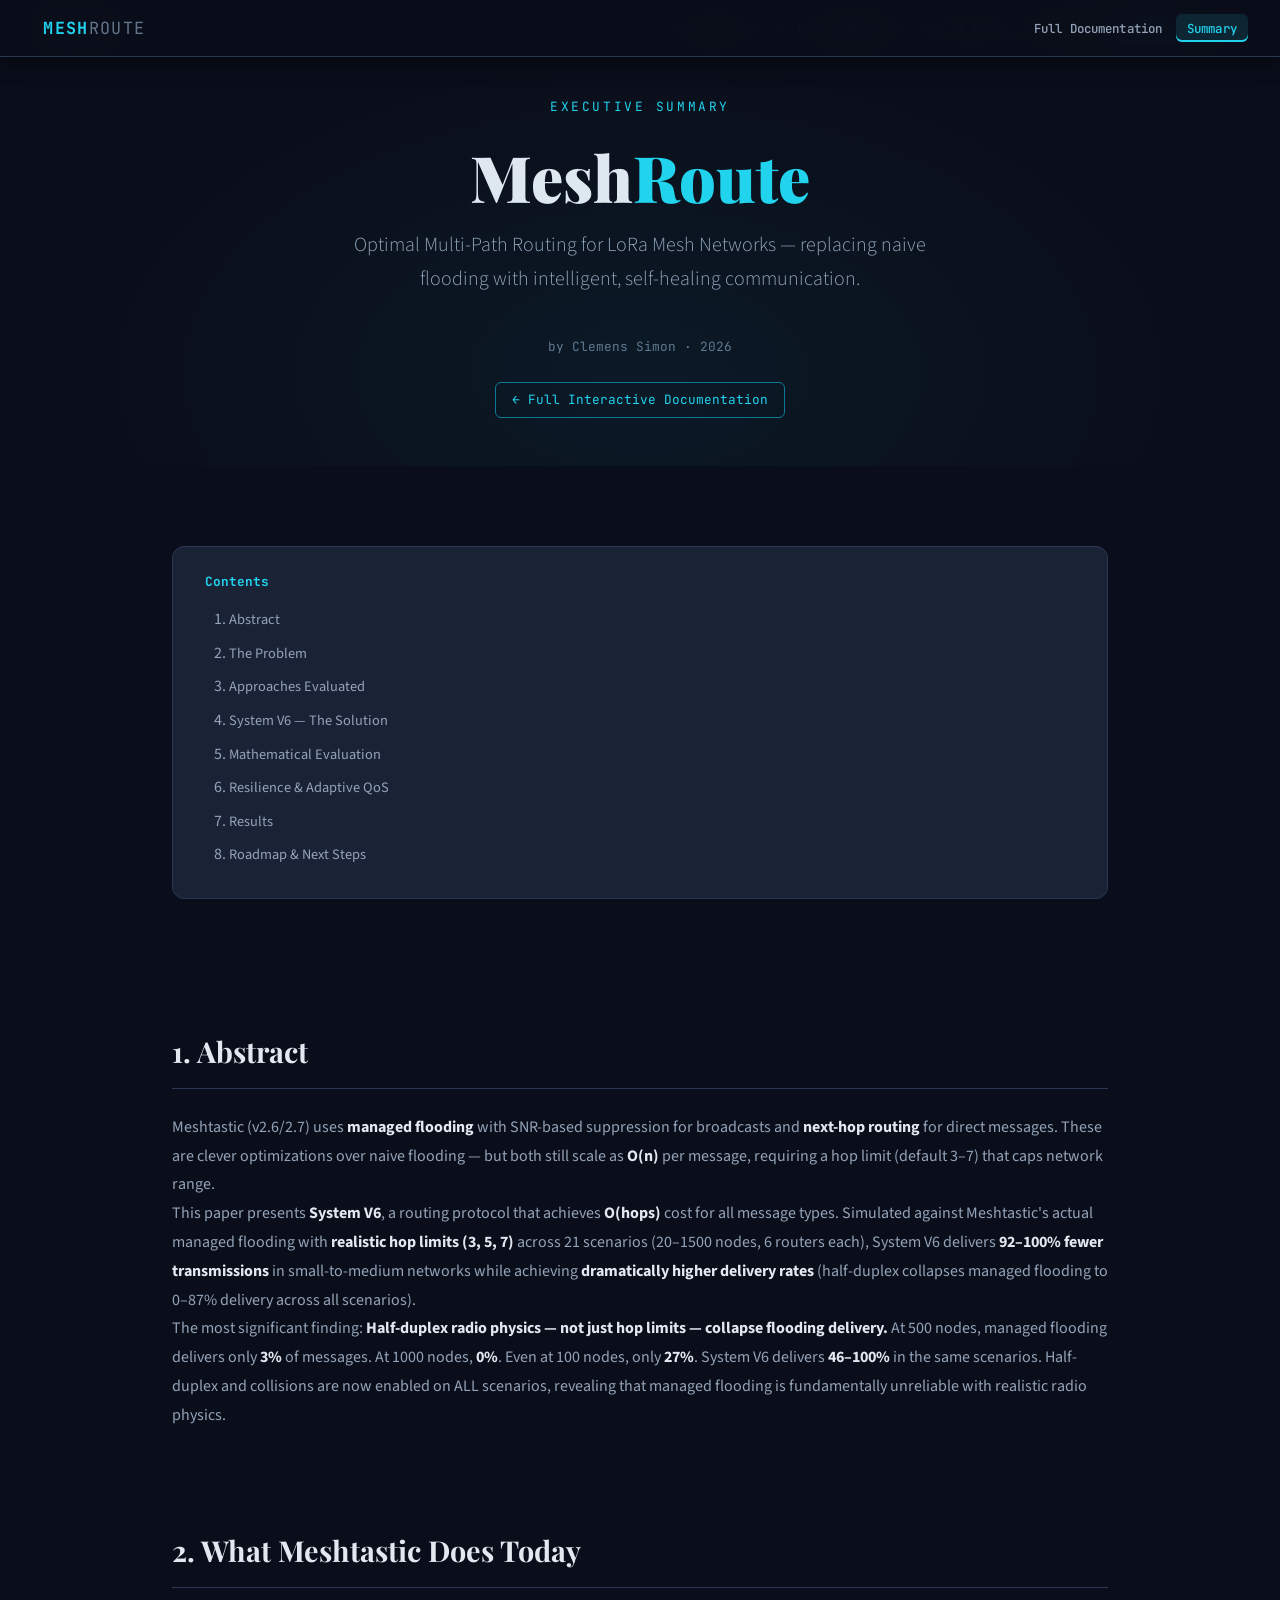
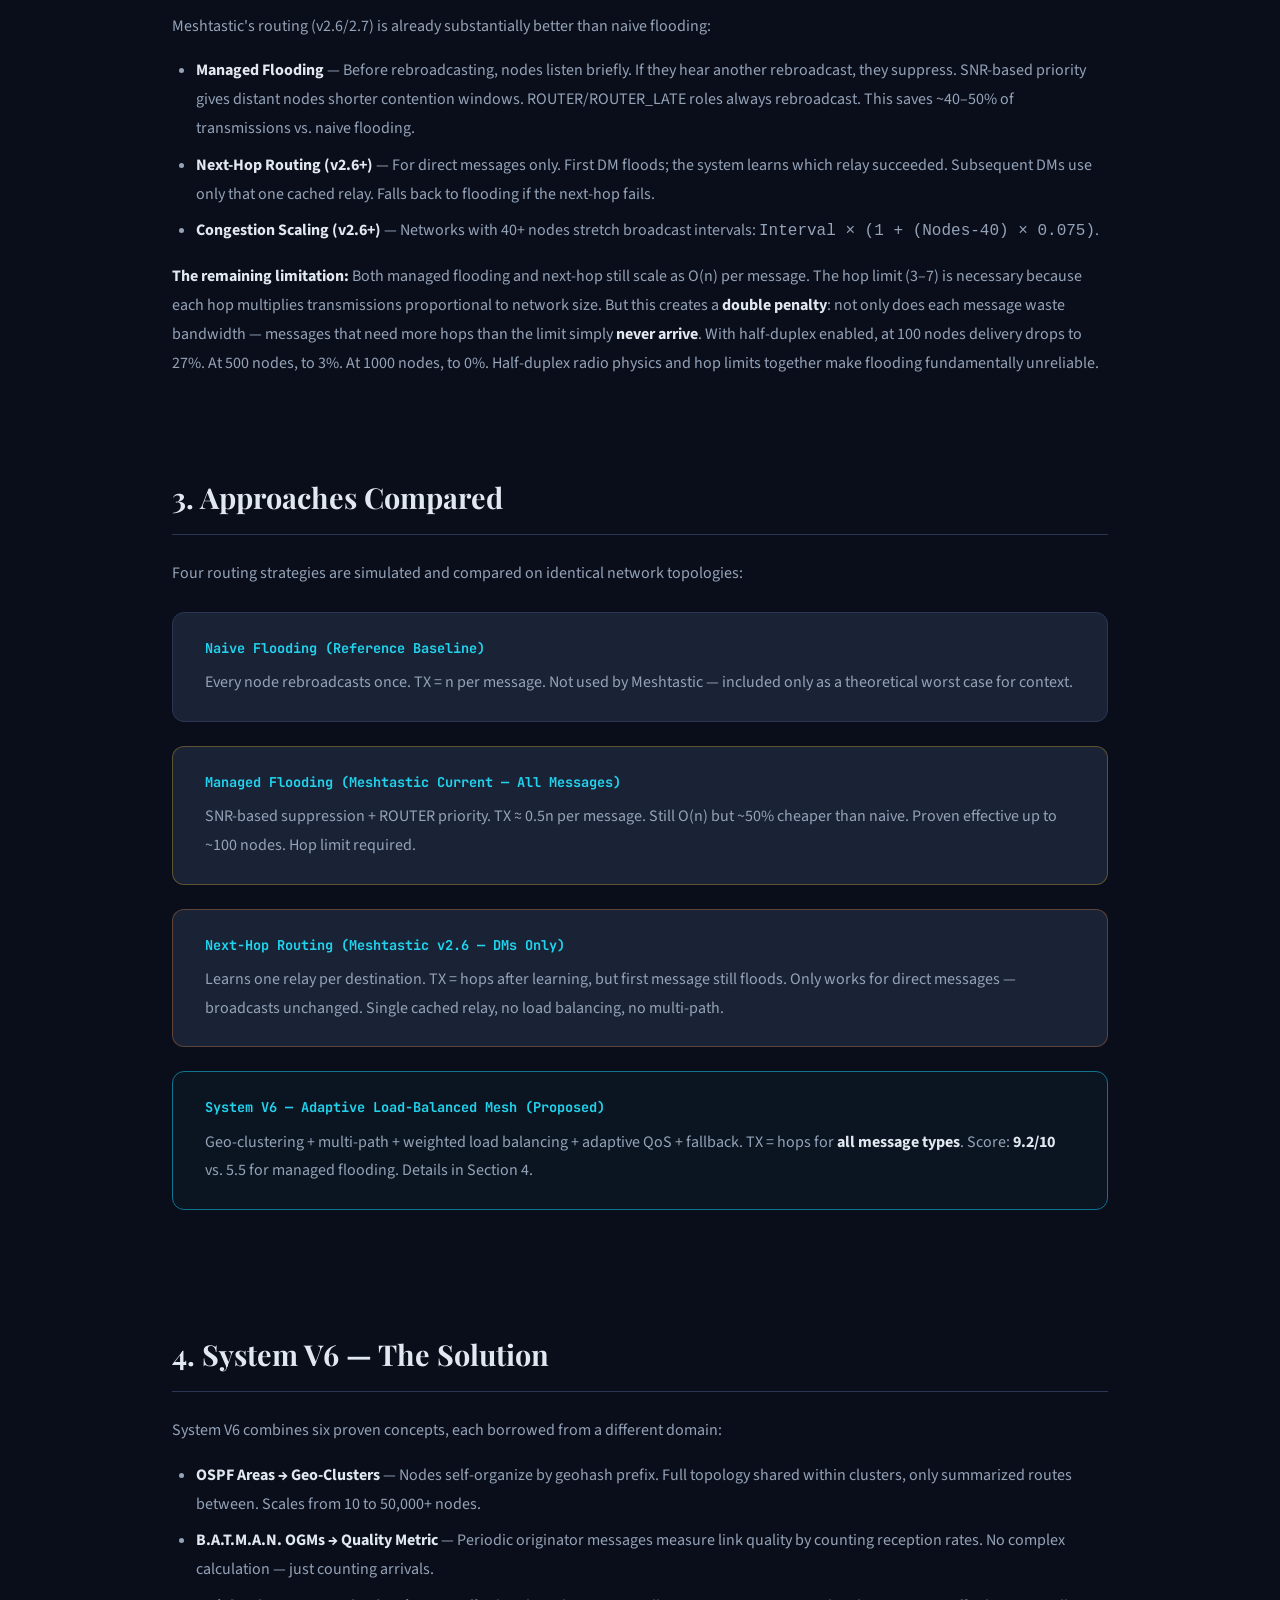
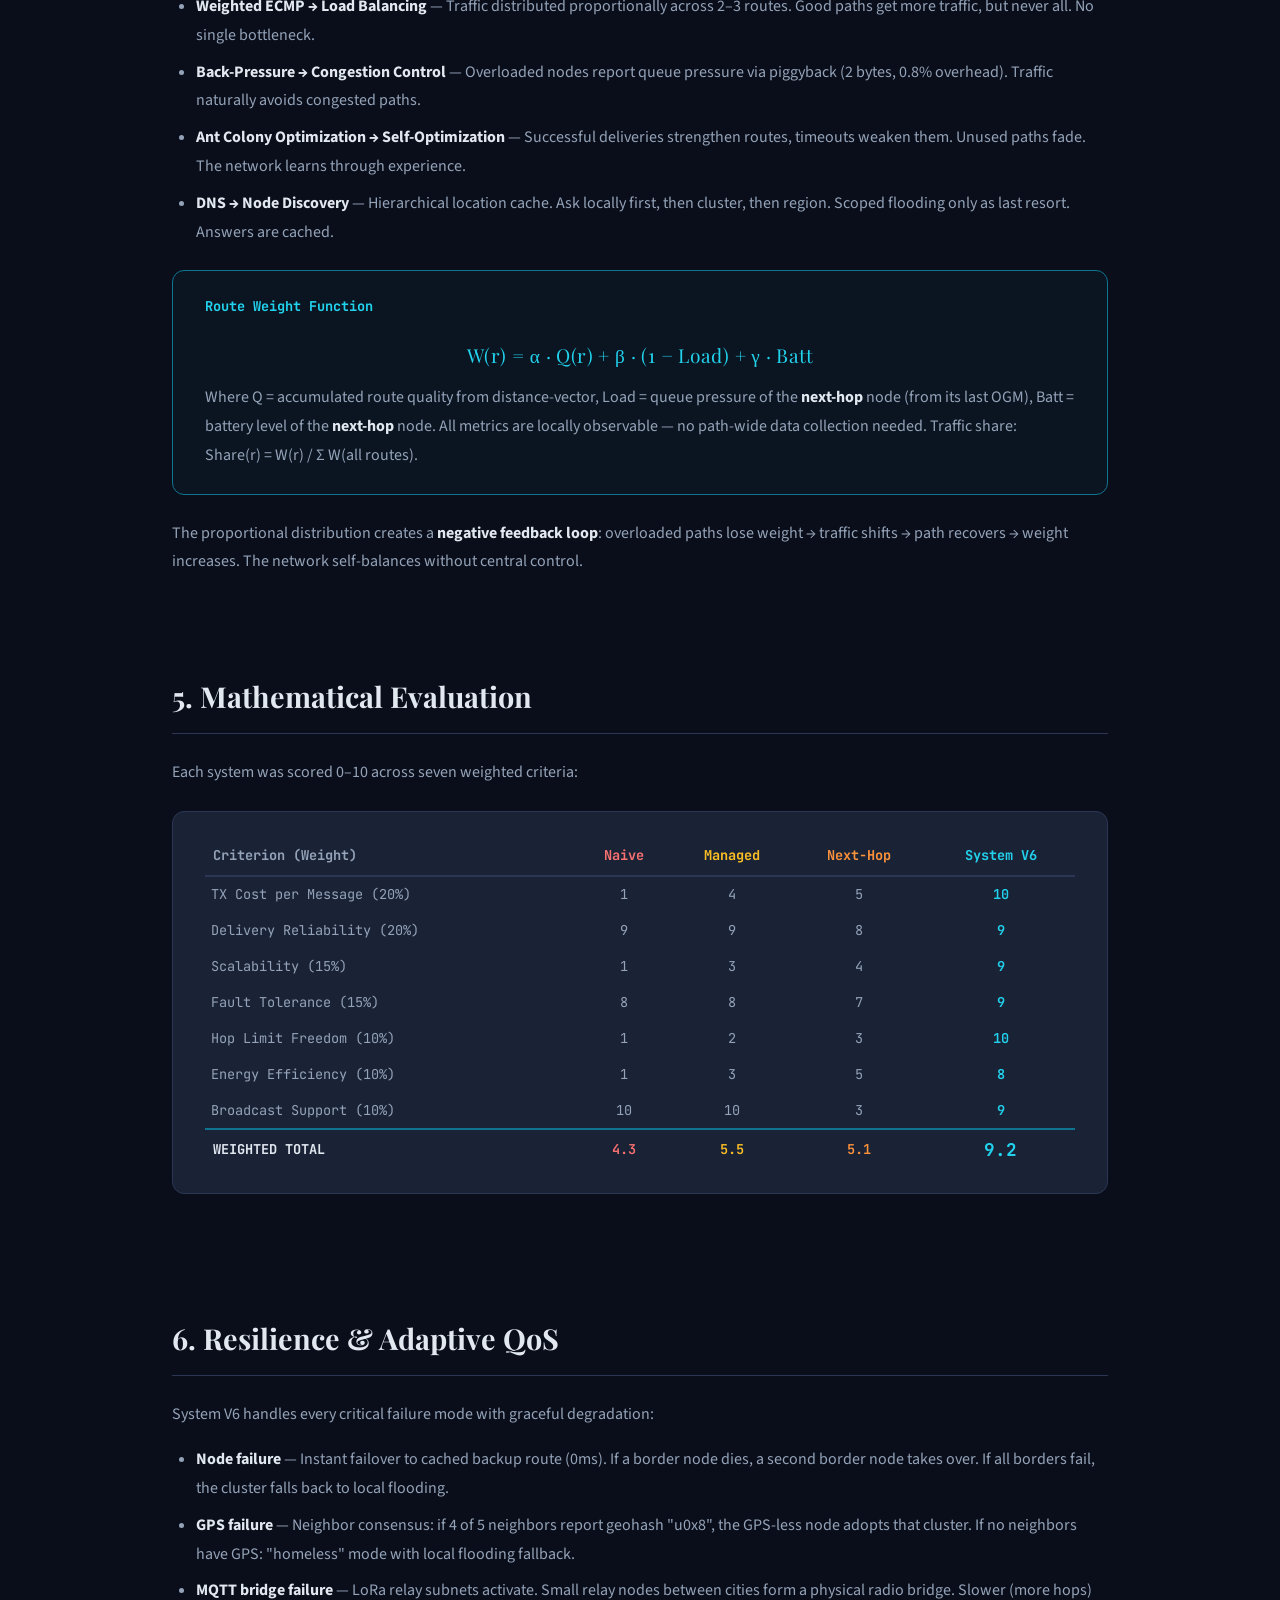
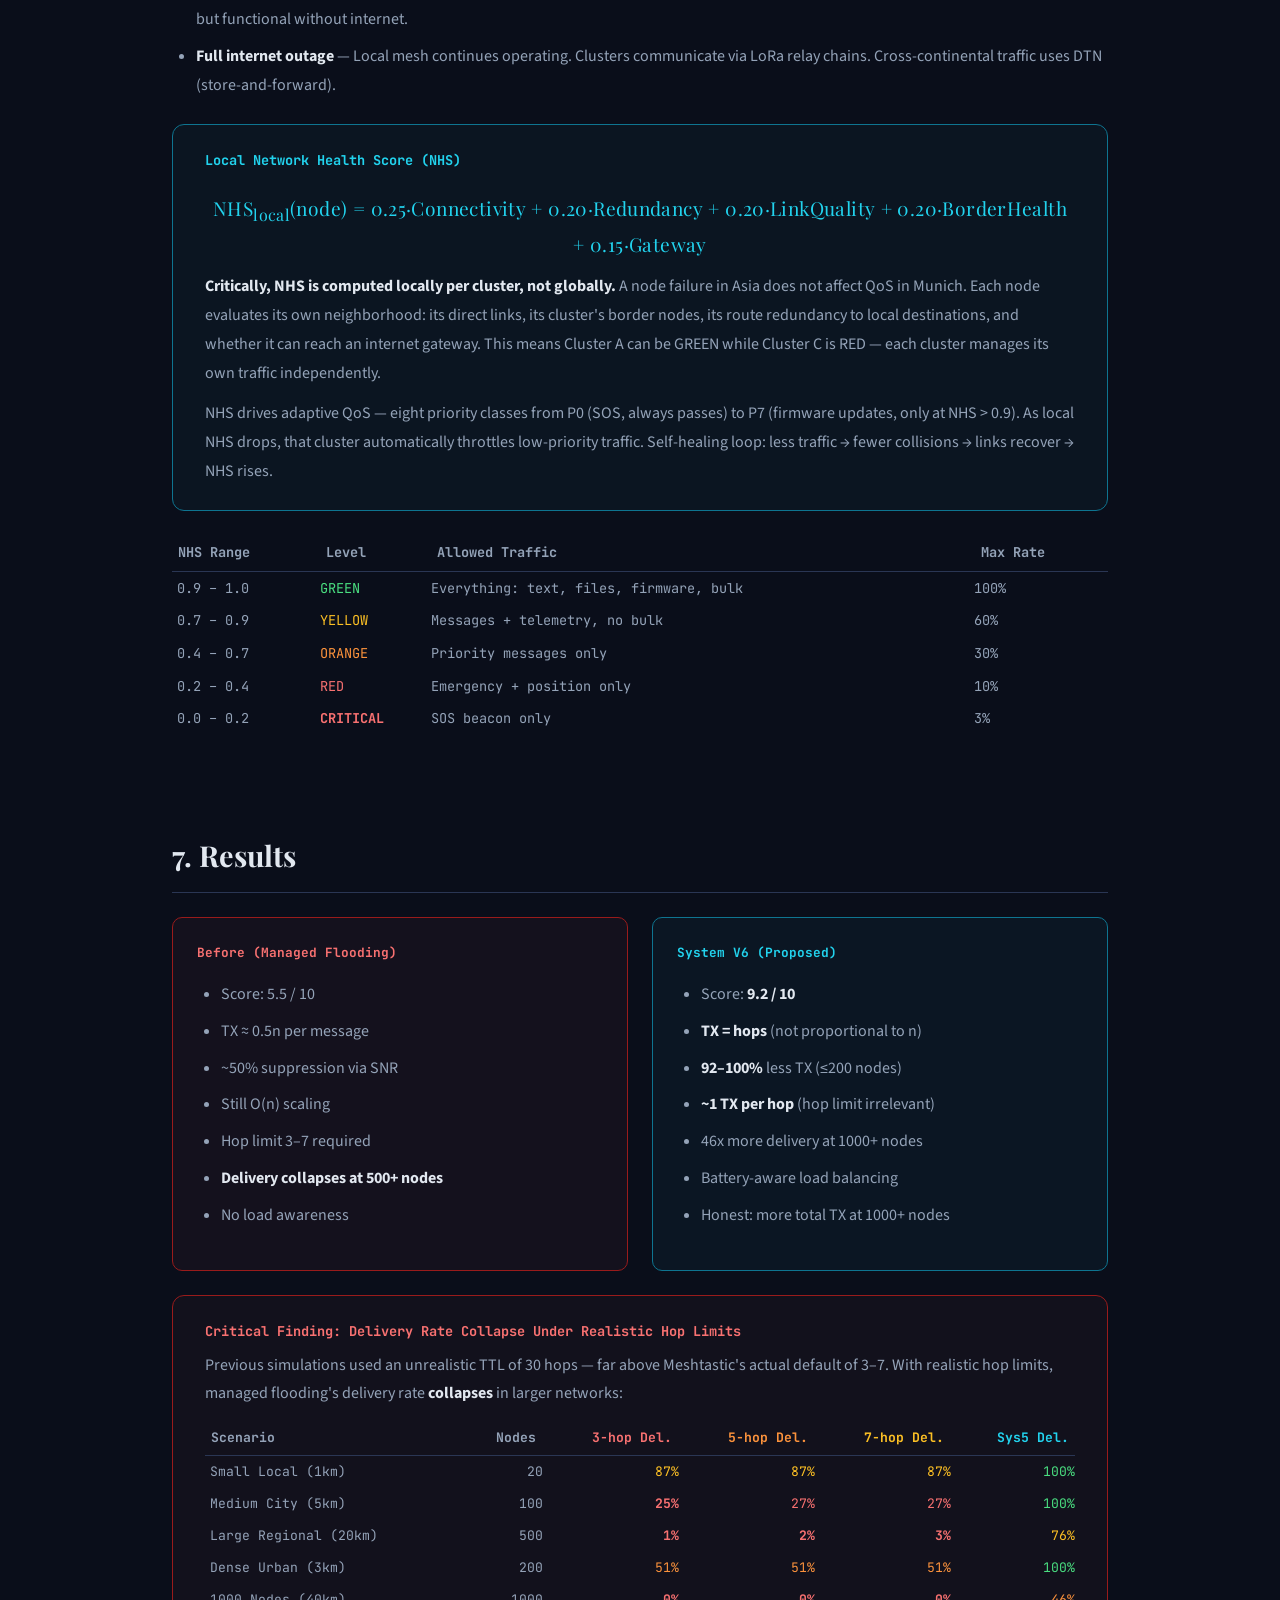
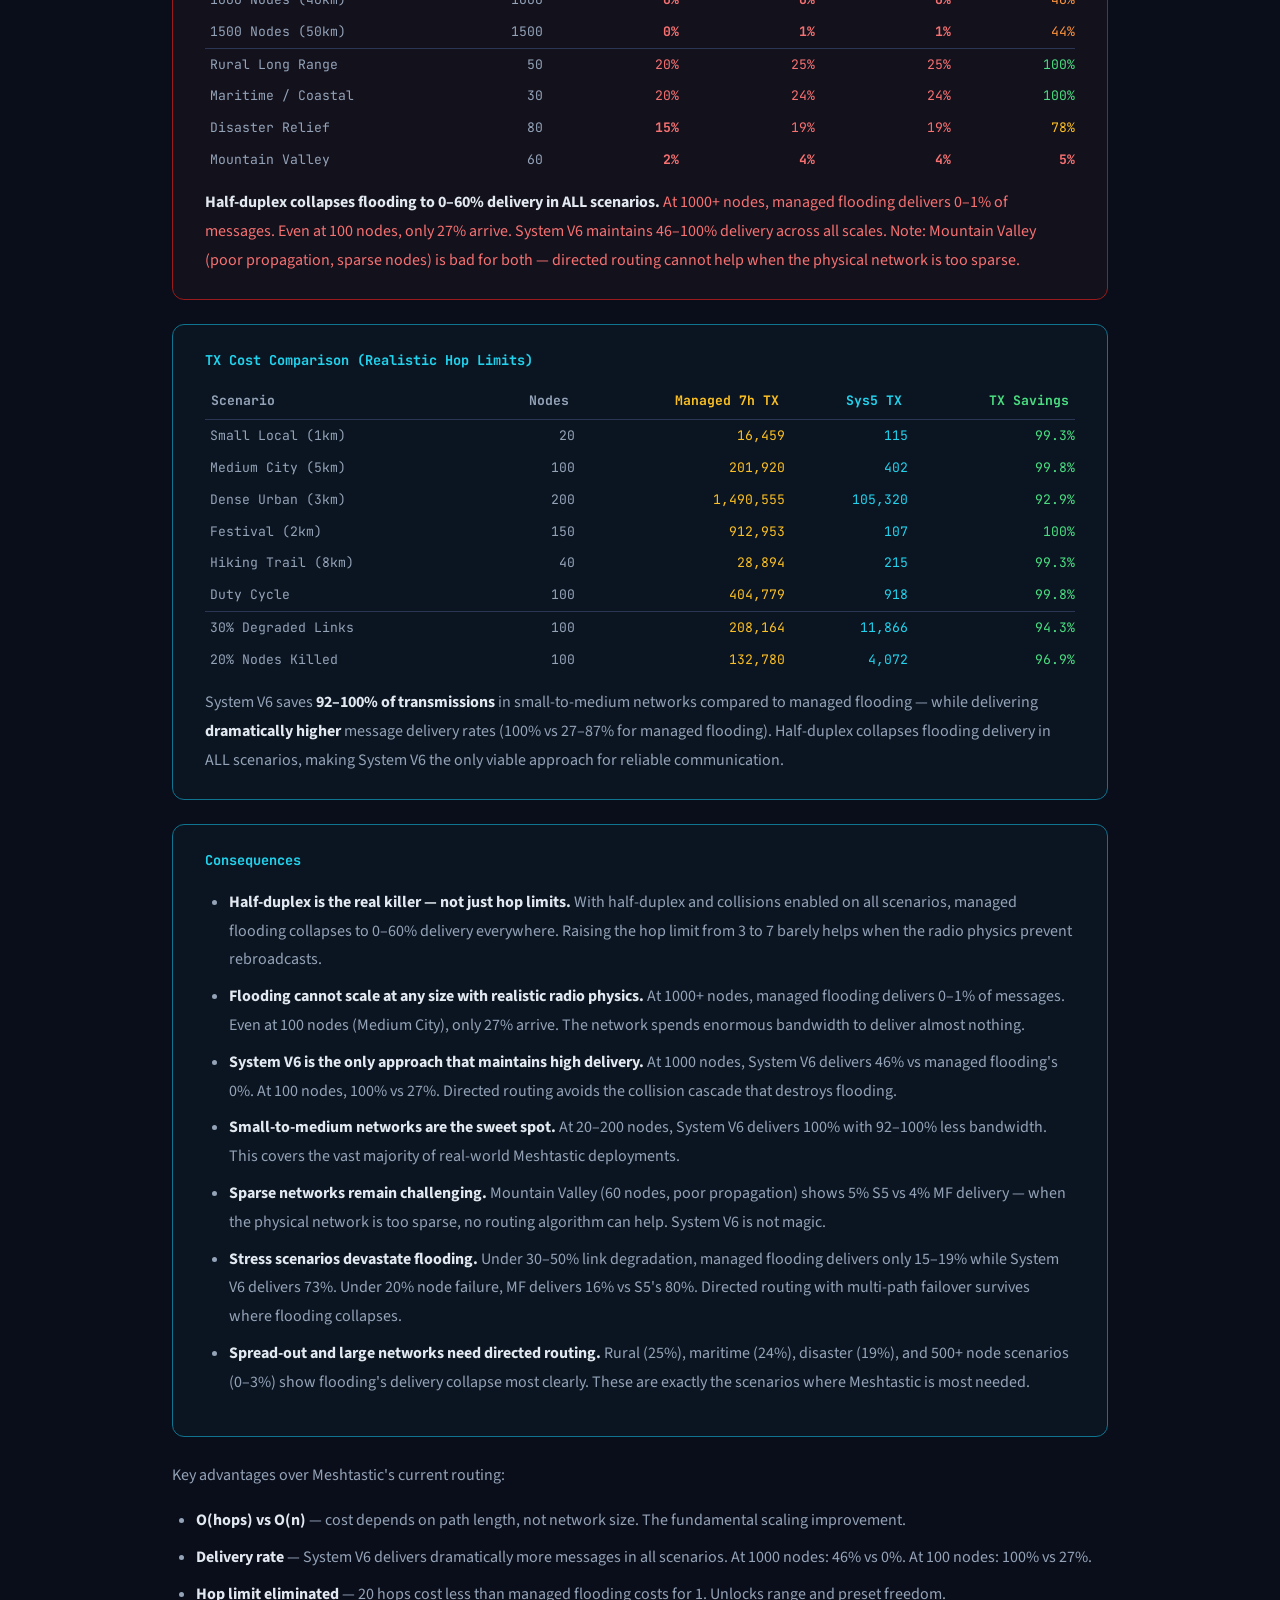
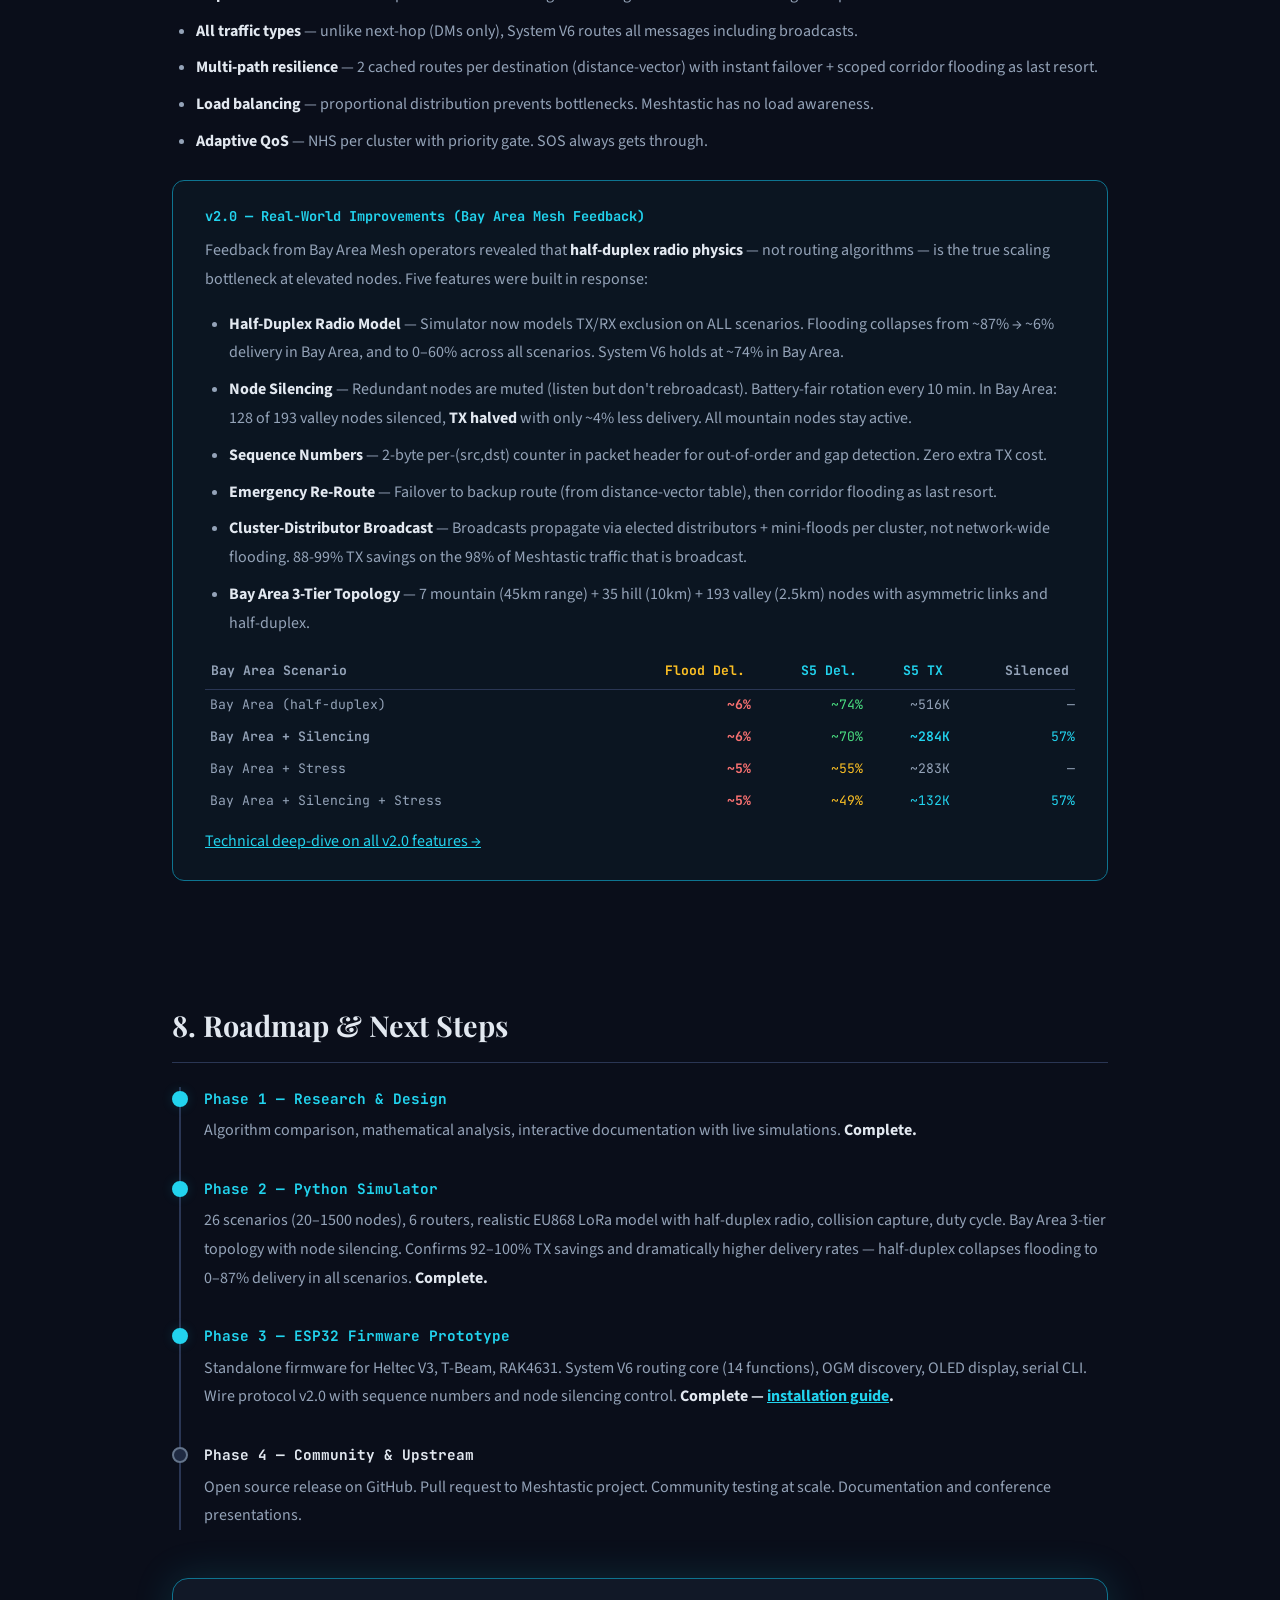
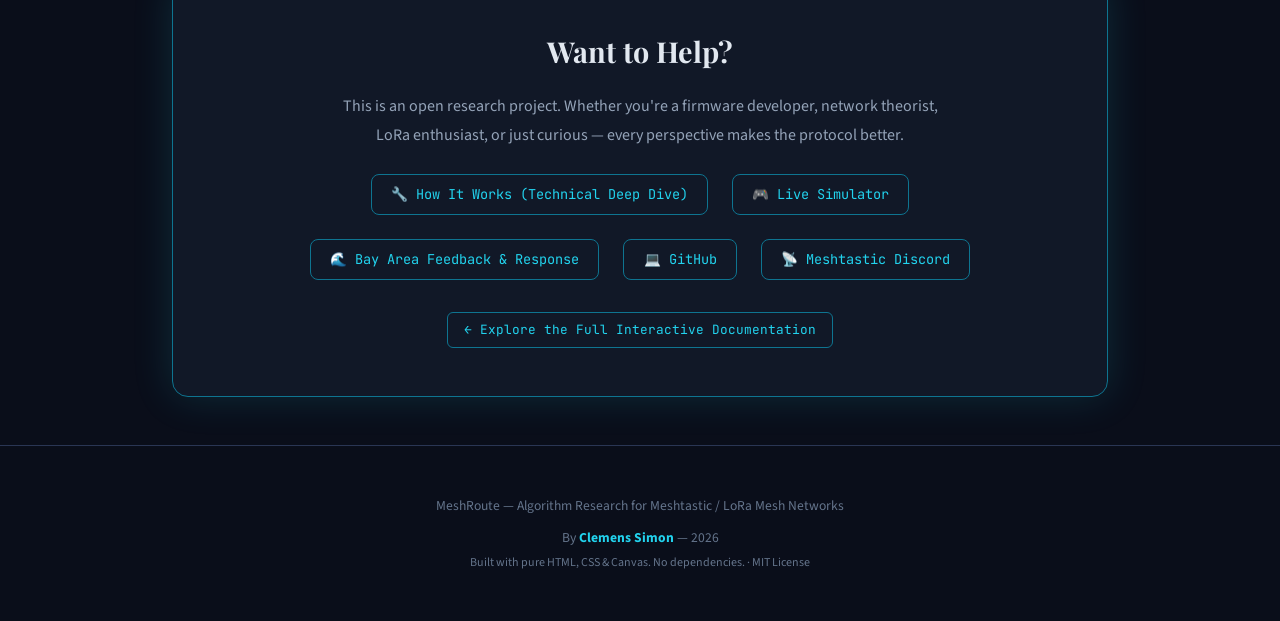
<file: summary.html>
<!DOCTYPE html>
<html lang="en">
<head>
<meta charset="UTF-8">
<meta name="viewport" content="width=device-width, initial-scale=1.0">
<title>MeshRoute v2.0 — Executive Summary</title>
<link rel="stylesheet" href="css/styles.css">
<style>
  /* Summary page specific styles */
  .summary-hero {
    min-height: 50vh; display: flex; align-items: center; justify-content: center;
    text-align: center; padding: 6rem 2rem 3rem; position: relative;
  }
  .summary-hero::before {
    content: ''; position: absolute; inset: 0;
    background: radial-gradient(ellipse at 50% 80%, rgba(34,211,238,0.06) 0%, transparent 60%);
    pointer-events: none;
  }
  .summary-hero .hero-tag { opacity: 1; animation: none; }
  .summary-hero .hero-title { opacity: 1; animation: none; font-size: clamp(2.2rem, 5vw, 4rem); }
  .summary-hero .hero-sub { opacity: 1; animation: none; }
  .back-link {
    display: inline-flex; align-items: center; gap: 0.5rem;
    font-family: var(--font-mono); font-size: 0.8rem;
    color: var(--cyan); text-decoration: none;
    padding: 0.4rem 1rem; border: 1px solid var(--cyan-dim);
    border-radius: 6px; transition: all 0.2s; margin-top: 1.5rem;
  }
  .back-link:hover { background: var(--cyan-glow); }
  .summary-section { max-width: 1000px; margin: 0 auto; padding: 3rem 2rem; }
  .summary-section h2 {
    font-family: var(--font-display); font-size: 1.8rem; font-weight: 700;
    margin-bottom: 1.5rem; padding-bottom: 0.75rem;
    border-bottom: 1px solid var(--border);
  }
  .summary-section p, .summary-section li {
    color: var(--text-dim); font-size: 1rem; line-height: 1.8;
  }
  .summary-section ul { padding-left: 1.5rem; margin: 1rem 0; }
  .summary-section li { margin-bottom: 0.5rem; }
  .summary-section strong { color: var(--text); }
  .highlight-box {
    background: var(--bg-card); border: 1px solid var(--border);
    border-radius: 12px; padding: 1.5rem 2rem; margin: 1.5rem 0;
  }
  .highlight-box.cyan { border-color: var(--cyan-dim); background: rgba(34,211,238,0.03); }
  .highlight-box h4 {
    font-family: var(--font-mono); font-size: 0.85rem; color: var(--cyan);
    margin-bottom: 0.5rem;
  }
  .formula-inline {
    font-family: var(--font-display); font-size: 1.2rem;
    color: var(--cyan); display: block; text-align: center;
    padding: 0.75rem 0; letter-spacing: 0.02em;
  }
  .comparison-mini {
    display: grid; grid-template-columns: 1fr 1fr; gap: 1.5rem; margin: 1.5rem 0;
  }
  .comparison-mini > div { padding: 1.5rem; border-radius: 10px; }
  .comparison-mini .before {
    background: rgba(248,113,113,0.04); border: 1px solid var(--red-dim);
  }
  .comparison-mini .after {
    background: rgba(34,211,238,0.04); border: 1px solid var(--cyan-dim);
  }
  .comparison-mini h4 { font-family: var(--font-mono); font-size: 0.8rem; margin-bottom: 0.5rem; }
  .comparison-mini .before h4 { color: var(--red); }
  .comparison-mini .after h4 { color: var(--cyan); }
  @media (max-width: 768px) {
    .comparison-mini { grid-template-columns: 1fr; }
  }
  .toc {
    background: var(--bg-card); border: 1px solid var(--border);
    border-radius: 12px; padding: 1.5rem 2rem; margin: 2rem 0;
  }
  .toc h4 { font-family: var(--font-mono); font-size: 0.8rem; color: var(--cyan); margin-bottom: 0.75rem; }
  .toc ol { padding-left: 1.5rem; }
  .toc li { margin-bottom: 0.3rem; }
  .toc a { color: var(--text-dim); text-decoration: none; font-size: 0.9rem; }
  .toc a:hover { color: var(--cyan); }
</style>
</head>
<body>

<!-- NAV -->
<nav id="navbar" class="scrolled">
  <div class="nav-inner">
    <a href="index.html" class="logo">MESH<span>ROUTE</span></a>
    <ul id="nav-menu">
      <li><a href="index.html">Presentation</a></li>
      <li class="nav-sep"></li>
      <li><a href="simulator.html" style="color:var(--cyan)">Live Simulator</a></li>
      <li><a href="how-it-works.html">How It Works</a></li>
      <li><a href="docs/esp-test-results.html" style="color:var(--green)">ESP32 Test</a></li>
      <li><a href="summary.html" class="active">Summary</a></li>
      <li class="nav-sep"></li>
      <li><a href="de/summary.html" title="Deutsch" style="font-size:1.2rem;line-height:1;padding:0.2rem 0.5rem">&#x1F1E9;&#x1F1EA;</a></li>
    </ul>
  </div>
</nav>

<!-- NAV -->
<nav id="navbar" class="scrolled">
  <div class="nav-inner">
    <a href="index.html" class="logo">MESH<span>ROUTE</span></a>
    <ul>
      <li><a href="index.html">Full Documentation</a></li>
      <li><a href="#abstract" class="active">Summary</a></li>
    </ul>
  </div>
</nav>

<!-- HERO -->
<div class="summary-hero">
  <div>
    <div class="hero-tag">Executive Summary</div>
    <h1 class="hero-title">Mesh<span class="accent">Route</span></h1>
    <p class="hero-sub">Optimal Multi-Path Routing for LoRa Mesh Networks — replacing naive flooding with intelligent, self-healing communication.</p>
    <p style="font-family:var(--font-mono);font-size:0.8rem;color:var(--text-muted);margin-top:0.75rem">by Clemens Simon &middot; 2026</p>
    <a href="index.html" class="back-link">&#x2190; Full Interactive Documentation</a>
  </div>
</div>

<!-- TABLE OF CONTENTS -->
<div class="summary-section">
  <div class="toc">
    <h4>Contents</h4>
    <ol>
      <li><a href="#abstract">Abstract</a></li>
      <li><a href="#problem">The Problem</a></li>
      <li><a href="#approaches">Approaches Evaluated</a></li>
      <li><a href="#system5">System V6 — The Solution</a></li>
      <li><a href="#math">Mathematical Evaluation</a></li>
      <li><a href="#resilience">Resilience &amp; Adaptive QoS</a></li>
      <li><a href="#results">Results</a></li>
      <li><a href="#roadmap">Roadmap &amp; Next Steps</a></li>
    </ol>
  </div>
</div>

<!-- ABSTRACT -->
<div class="summary-section" id="abstract">
  <h2>1. Abstract</h2>
  <p>Meshtastic (v2.6/2.7) uses <strong>managed flooding</strong> with SNR-based suppression for broadcasts and <strong>next-hop routing</strong> for direct messages. These are clever optimizations over naive flooding — but both still scale as <strong>O(n)</strong> per message, requiring a hop limit (default 3–7) that caps network range.</p>
  <p>This paper presents <strong>System V6</strong>, a routing protocol that achieves <strong>O(hops)</strong> cost for all message types. Simulated against Meshtastic's actual managed flooding with <strong>realistic hop limits (3, 5, 7)</strong> across 21 scenarios (20–1500 nodes, 6 routers each), System V6 delivers <strong>92–100% fewer transmissions</strong> in small-to-medium networks while achieving <strong>dramatically higher delivery rates</strong> (half-duplex collapses managed flooding to 0–87% delivery across all scenarios).</p>
  <p>The most significant finding: <strong>Half-duplex radio physics — not just hop limits — collapse flooding delivery.</strong> At 500 nodes, managed flooding delivers only <strong>3%</strong> of messages. At 1000 nodes, <strong>0%</strong>. Even at 100 nodes, only <strong>27%</strong>. System V6 delivers <strong>46–100%</strong> in the same scenarios. Half-duplex and collisions are now enabled on ALL scenarios, revealing that managed flooding is fundamentally unreliable with realistic radio physics.</p>
</div>

<!-- PROBLEM -->
<div class="summary-section" id="problem">
  <h2>2. What Meshtastic Does Today</h2>
  <p>Meshtastic's routing (v2.6/2.7) is already substantially better than naive flooding:</p>
  <ul>
    <li><strong>Managed Flooding</strong> — Before rebroadcasting, nodes listen briefly. If they hear another rebroadcast, they suppress. SNR-based priority gives distant nodes shorter contention windows. ROUTER/ROUTER_LATE roles always rebroadcast. This saves ~40–50% of transmissions vs. naive flooding.</li>
    <li><strong>Next-Hop Routing (v2.6+)</strong> — For direct messages only. First DM floods; the system learns which relay succeeded. Subsequent DMs use only that one cached relay. Falls back to flooding if the next-hop fails.</li>
    <li><strong>Congestion Scaling (v2.6+)</strong> — Networks with 40+ nodes stretch broadcast intervals: <code>Interval &times; (1 + (Nodes-40) &times; 0.075)</code>.</li>
  </ul>
  <p><strong>The remaining limitation:</strong> Both managed flooding and next-hop still scale as O(n) per message. The hop limit (3–7) is necessary because each hop multiplies transmissions proportional to network size. But this creates a <strong>double penalty</strong>: not only does each message waste bandwidth — messages that need more hops than the limit simply <strong>never arrive</strong>. With half-duplex enabled, at 100 nodes delivery drops to 27%. At 500 nodes, to 3%. At 1000 nodes, to 0%. Half-duplex radio physics and hop limits together make flooding fundamentally unreliable.</p>
</div>

<!-- APPROACHES -->
<div class="summary-section" id="approaches">
  <h2>3. Approaches Compared</h2>
  <p>Four routing strategies are simulated and compared on identical network topologies:</p>

  <div class="highlight-box">
    <h4>Naive Flooding (Reference Baseline)</h4>
    <p>Every node rebroadcasts once. TX = n per message. Not used by Meshtastic — included only as a theoretical worst case for context.</p>
  </div>

  <div class="highlight-box" style="border-color:rgba(251,191,36,0.3)">
    <h4>Managed Flooding (Meshtastic Current — All Messages)</h4>
    <p>SNR-based suppression + ROUTER priority. TX &asymp; 0.5n per message. Still O(n) but ~50% cheaper than naive. Proven effective up to ~100 nodes. Hop limit required.</p>
  </div>

  <div class="highlight-box" style="border-color:rgba(251,146,60,0.3)">
    <h4>Next-Hop Routing (Meshtastic v2.6 — DMs Only)</h4>
    <p>Learns one relay per destination. TX = hops after learning, but first message still floods. Only works for direct messages — broadcasts unchanged. Single cached relay, no load balancing, no multi-path.</p>
  </div>

  <div class="highlight-box cyan">
    <h4>System V6 — Adaptive Load-Balanced Mesh (Proposed)</h4>
    <p>Geo-clustering + multi-path + weighted load balancing + adaptive QoS + fallback. TX = hops for <strong>all message types</strong>. Score: <strong>9.2/10</strong> vs. 5.5 for managed flooding. Details in Section 4.</p>
  </div>
</div>

<!-- SYSTEM 5 -->
<div class="summary-section" id="system5">
  <h2>4. System V6 — The Solution</h2>
  <p>System V6 combines six proven concepts, each borrowed from a different domain:</p>

  <ul>
    <li><strong>OSPF Areas → Geo-Clusters</strong> — Nodes self-organize by geohash prefix. Full topology shared within clusters, only summarized routes between. Scales from 10 to 50,000+ nodes.</li>
    <li><strong>B.A.T.M.A.N. OGMs → Quality Metric</strong> — Periodic originator messages measure link quality by counting reception rates. No complex calculation — just counting arrivals.</li>
    <li><strong>Weighted ECMP → Load Balancing</strong> — Traffic distributed proportionally across 2–3 routes. Good paths get more traffic, but never all. No single bottleneck.</li>
    <li><strong>Back-Pressure → Congestion Control</strong> — Overloaded nodes report queue pressure via piggyback (2 bytes, 0.8% overhead). Traffic naturally avoids congested paths.</li>
    <li><strong>Ant Colony Optimization → Self-Optimization</strong> — Successful deliveries strengthen routes, timeouts weaken them. Unused paths fade. The network learns through experience.</li>
    <li><strong>DNS → Node Discovery</strong> — Hierarchical location cache. Ask locally first, then cluster, then region. Scoped flooding only as last resort. Answers are cached.</li>
  </ul>

  <div class="highlight-box cyan">
    <h4>Route Weight Function</h4>
    <span class="formula-inline">W(r) = &alpha; &middot; Q(r) + &beta; &middot; (1 &minus; Load) + &gamma; &middot; Batt</span>
    <p>Where Q = accumulated route quality from distance-vector, Load = queue pressure of the <strong>next-hop</strong> node (from its last OGM), Batt = battery level of the <strong>next-hop</strong> node. All metrics are locally observable — no path-wide data collection needed. Traffic share: Share(r) = W(r) / &Sigma; W(all routes).</p>
  </div>

  <p>The proportional distribution creates a <strong>negative feedback loop</strong>: overloaded paths lose weight → traffic shifts → path recovers → weight increases. The network self-balances without central control.</p>
</div>

<!-- MATH -->
<div class="summary-section" id="math">
  <h2>5. Mathematical Evaluation</h2>
  <p>Each system was scored 0–10 across seven weighted criteria:</p>

  <div class="highlight-box">
    <table style="width:100%;border-collapse:collapse;font-family:var(--font-mono);font-size:0.85rem">
      <thead>
        <tr style="border-bottom:2px solid var(--border)">
          <th style="text-align:left;padding:0.5rem;color:var(--text-dim)">Criterion (Weight)</th>
          <th style="padding:0.5rem;color:var(--red)">Naive</th>
          <th style="padding:0.5rem;color:var(--yellow)">Managed</th>
          <th style="padding:0.5rem;color:var(--orange)">Next-Hop</th>
          <th style="padding:0.5rem;color:var(--cyan)">System V6</th>
        </tr>
      </thead>
      <tbody style="color:var(--text-dim)">
        <tr><td style="padding:0.4rem">TX Cost per Message (20%)</td><td style="text-align:center">1</td><td style="text-align:center">4</td><td style="text-align:center">5</td><td style="text-align:center;color:var(--cyan);font-weight:600">10</td></tr>
        <tr><td style="padding:0.4rem">Delivery Reliability (20%)</td><td style="text-align:center">9</td><td style="text-align:center">9</td><td style="text-align:center">8</td><td style="text-align:center;color:var(--cyan);font-weight:600">9</td></tr>
        <tr><td style="padding:0.4rem">Scalability (15%)</td><td style="text-align:center">1</td><td style="text-align:center">3</td><td style="text-align:center">4</td><td style="text-align:center;color:var(--cyan);font-weight:600">9</td></tr>
        <tr><td style="padding:0.4rem">Fault Tolerance (15%)</td><td style="text-align:center">8</td><td style="text-align:center">8</td><td style="text-align:center">7</td><td style="text-align:center;color:var(--cyan);font-weight:600">9</td></tr>
        <tr><td style="padding:0.4rem">Hop Limit Freedom (10%)</td><td style="text-align:center">1</td><td style="text-align:center">2</td><td style="text-align:center">3</td><td style="text-align:center;color:var(--cyan);font-weight:600">10</td></tr>
        <tr><td style="padding:0.4rem">Energy Efficiency (10%)</td><td style="text-align:center">1</td><td style="text-align:center">3</td><td style="text-align:center">5</td><td style="text-align:center;color:var(--cyan);font-weight:600">8</td></tr>
        <tr><td style="padding:0.4rem">Broadcast Support (10%)</td><td style="text-align:center">10</td><td style="text-align:center">10</td><td style="text-align:center">3</td><td style="text-align:center;color:var(--cyan);font-weight:600">9</td></tr>
        <tr style="border-top:2px solid var(--cyan-dim)">
          <td style="padding:0.5rem;font-weight:700;color:var(--text)">WEIGHTED TOTAL</td>
          <td style="text-align:center;font-weight:600;color:var(--red)">4.3</td>
          <td style="text-align:center;font-weight:600;color:var(--yellow)">5.5</td>
          <td style="text-align:center;font-weight:600;color:var(--orange)">5.1</td>
          <td style="text-align:center;font-weight:700;color:var(--cyan);font-size:1.1rem">9.2</td>
        </tr>
      </tbody>
    </table>
  </div>
</div>

<!-- RESILIENCE -->
<div class="summary-section" id="resilience">
  <h2>6. Resilience &amp; Adaptive QoS</h2>
  <p>System V6 handles every critical failure mode with graceful degradation:</p>

  <ul>
    <li><strong>Node failure</strong> — Instant failover to cached backup route (0ms). If a border node dies, a second border node takes over. If all borders fail, the cluster falls back to local flooding.</li>
    <li><strong>GPS failure</strong> — Neighbor consensus: if 4 of 5 neighbors report geohash "u0x8", the GPS-less node adopts that cluster. If no neighbors have GPS: "homeless" mode with local flooding fallback.</li>
    <li><strong>MQTT bridge failure</strong> — LoRa relay subnets activate. Small relay nodes between cities form a physical radio bridge. Slower (more hops) but functional without internet.</li>
    <li><strong>Full internet outage</strong> — Local mesh continues operating. Clusters communicate via LoRa relay chains. Cross-continental traffic uses DTN (store-and-forward).</li>
  </ul>

  <div class="highlight-box cyan">
    <h4>Local Network Health Score (NHS)</h4>
    <span class="formula-inline">NHS<sub>local</sub>(node) = 0.25·Connectivity + 0.20·Redundancy + 0.20·LinkQuality + 0.20·BorderHealth + 0.15·Gateway</span>
    <p><strong>Critically, NHS is computed locally per cluster, not globally.</strong> A node failure in Asia does not affect QoS in Munich. Each node evaluates its own neighborhood: its direct links, its cluster's border nodes, its route redundancy to local destinations, and whether it can reach an internet gateway. This means Cluster A can be GREEN while Cluster C is RED — each cluster manages its own traffic independently.</p>
    <p style="margin-top:0.75rem">NHS drives adaptive QoS — eight priority classes from P0 (SOS, always passes) to P7 (firmware updates, only at NHS &gt; 0.9). As local NHS drops, that cluster automatically throttles low-priority traffic. Self-healing loop: less traffic → fewer collisions → links recover → NHS rises.</p>
  </div>

  <div style="font-family:var(--font-mono);font-size:0.85rem;margin-top:1.5rem">
    <table style="width:100%;border-collapse:collapse">
      <thead>
        <tr style="border-bottom:1px solid var(--border)">
          <th style="text-align:left;padding:0.4rem;color:var(--text-dim)">NHS Range</th>
          <th style="text-align:left;padding:0.4rem;color:var(--text-dim)">Level</th>
          <th style="text-align:left;padding:0.4rem;color:var(--text-dim)">Allowed Traffic</th>
          <th style="text-align:left;padding:0.4rem;color:var(--text-dim)">Max Rate</th>
        </tr>
      </thead>
      <tbody style="color:var(--text-dim)">
        <tr><td style="padding:0.3rem">0.9 – 1.0</td><td style="color:#4ade80">GREEN</td><td>Everything: text, files, firmware, bulk</td><td>100%</td></tr>
        <tr><td style="padding:0.3rem">0.7 – 0.9</td><td style="color:#fbbf24">YELLOW</td><td>Messages + telemetry, no bulk</td><td>60%</td></tr>
        <tr><td style="padding:0.3rem">0.4 – 0.7</td><td style="color:#fb923c">ORANGE</td><td>Priority messages only</td><td>30%</td></tr>
        <tr><td style="padding:0.3rem">0.2 – 0.4</td><td style="color:#f87171">RED</td><td>Emergency + position only</td><td>10%</td></tr>
        <tr><td style="padding:0.3rem">0.0 – 0.2</td><td style="color:#f87171;font-weight:700">CRITICAL</td><td>SOS beacon only</td><td>3%</td></tr>
      </tbody>
    </table>
  </div>
</div>

<!-- RESULTS -->
<div class="summary-section" id="results">
  <h2>7. Results</h2>

  <div class="comparison-mini">
    <div class="before">
      <h4>Before (Managed Flooding)</h4>
      <ul>
        <li>Score: 5.5 / 10</li>
        <li>TX &asymp; 0.5n per message</li>
        <li>~50% suppression via SNR</li>
        <li>Still O(n) scaling</li>
        <li>Hop limit 3–7 required</li>
        <li><strong>Delivery collapses at 500+ nodes</strong></li>
        <li>No load awareness</li>
      </ul>
    </div>
    <div class="after">
      <h4>System V6 (Proposed)</h4>
      <ul>
        <li>Score: <strong>9.2 / 10</strong></li>
        <li><strong>TX = hops</strong> (not proportional to n)</li>
        <li><strong>92–100%</strong> less TX (&le;200 nodes)</li>
        <li><strong>~1 TX per hop</strong> (hop limit irrelevant)</li>
        <li>46x more delivery at 1000+ nodes</li>
        <li>Battery-aware load balancing</li>
        <li>Honest: more total TX at 1000+ nodes</li>
      </ul>
    </div>
  </div>

  <div class="highlight-box" style="border-color:var(--red-dim);background:rgba(248,113,113,0.03)">
    <h4 style="color:var(--red)">Critical Finding: Delivery Rate Collapse Under Realistic Hop Limits</h4>
    <p>Previous simulations used an unrealistic TTL of 30 hops — far above Meshtastic's actual default of 3–7. With realistic hop limits, managed flooding's delivery rate <strong>collapses</strong> in larger networks:</p>
    <table style="width:100%;border-collapse:collapse;font-family:var(--font-mono);font-size:0.82rem;margin-top:0.75rem">
      <thead>
        <tr style="border-bottom:1px solid var(--border)">
          <th style="text-align:left;padding:0.4rem;color:var(--text-dim)">Scenario</th>
          <th style="text-align:right;padding:0.4rem;color:var(--text-dim)">Nodes</th>
          <th style="text-align:right;padding:0.4rem;color:var(--red)">3-hop Del.</th>
          <th style="text-align:right;padding:0.4rem;color:var(--orange)">5-hop Del.</th>
          <th style="text-align:right;padding:0.4rem;color:var(--yellow)">7-hop Del.</th>
          <th style="text-align:right;padding:0.4rem;color:var(--cyan)">Sys5 Del.</th>
        </tr>
      </thead>
      <tbody style="color:var(--text-dim)">
        <tr><td style="padding:0.3rem">Small Local (1km)</td><td style="text-align:right">20</td><td style="text-align:right;color:var(--yellow)">87%</td><td style="text-align:right;color:var(--yellow)">87%</td><td style="text-align:right;color:var(--yellow)">87%</td><td style="text-align:right;color:var(--green)">100%</td></tr>
        <tr><td style="padding:0.3rem">Medium City (5km)</td><td style="text-align:right">100</td><td style="text-align:right;color:var(--red);font-weight:700">25%</td><td style="text-align:right;color:var(--red)">27%</td><td style="text-align:right;color:var(--red)">27%</td><td style="text-align:right;color:var(--green)">100%</td></tr>
        <tr><td style="padding:0.3rem">Large Regional (20km)</td><td style="text-align:right">500</td><td style="text-align:right;color:var(--red);font-weight:700">1%</td><td style="text-align:right;color:var(--red);font-weight:700">2%</td><td style="text-align:right;color:var(--red);font-weight:700">3%</td><td style="text-align:right;color:var(--yellow)">76%</td></tr>
        <tr><td style="padding:0.3rem">Dense Urban (3km)</td><td style="text-align:right">200</td><td style="text-align:right;color:var(--orange)">51%</td><td style="text-align:right;color:var(--orange)">51%</td><td style="text-align:right;color:var(--orange)">51%</td><td style="text-align:right;color:var(--green)">100%</td></tr>
        <tr><td style="padding:0.3rem">1000 Nodes (40km)</td><td style="text-align:right">1000</td><td style="text-align:right;color:var(--red);font-weight:700">0%</td><td style="text-align:right;color:var(--red);font-weight:700">0%</td><td style="text-align:right;color:var(--red);font-weight:700">0%</td><td style="text-align:right;color:var(--orange)">46%</td></tr>
        <tr><td style="padding:0.3rem">1500 Nodes (50km)</td><td style="text-align:right">1500</td><td style="text-align:right;color:var(--red);font-weight:700">0%</td><td style="text-align:right;color:var(--red);font-weight:700">1%</td><td style="text-align:right;color:var(--red);font-weight:700">1%</td><td style="text-align:right;color:var(--orange)">44%</td></tr>
        <tr style="border-top:1px solid var(--border)"><td style="padding:0.3rem">Rural Long Range</td><td style="text-align:right">50</td><td style="text-align:right;color:var(--red)">20%</td><td style="text-align:right;color:var(--red)">25%</td><td style="text-align:right;color:var(--red)">25%</td><td style="text-align:right;color:var(--green)">100%</td></tr>
        <tr><td style="padding:0.3rem">Maritime / Coastal</td><td style="text-align:right">30</td><td style="text-align:right;color:var(--red)">20%</td><td style="text-align:right;color:var(--red)">24%</td><td style="text-align:right;color:var(--red)">24%</td><td style="text-align:right;color:var(--green)">100%</td></tr>
        <tr><td style="padding:0.3rem">Disaster Relief</td><td style="text-align:right">80</td><td style="text-align:right;color:var(--red);font-weight:700">15%</td><td style="text-align:right;color:var(--red)">19%</td><td style="text-align:right;color:var(--red)">19%</td><td style="text-align:right;color:var(--yellow)">78%</td></tr>
        <tr><td style="padding:0.3rem">Mountain Valley</td><td style="text-align:right">60</td><td style="text-align:right;color:var(--red);font-weight:700">2%</td><td style="text-align:right;color:var(--red);font-weight:700">4%</td><td style="text-align:right;color:var(--red);font-weight:700">4%</td><td style="text-align:right;color:var(--red);font-weight:700">5%</td></tr>
      </tbody>
    </table>
    <p style="margin-top:0.75rem;color:var(--red)"><strong>Half-duplex collapses flooding to 0–60% delivery in ALL scenarios.</strong> At 1000+ nodes, managed flooding delivers 0–1% of messages. Even at 100 nodes, only 27% arrive. System V6 maintains 46–100% delivery across all scales. Note: Mountain Valley (poor propagation, sparse nodes) is bad for both — directed routing cannot help when the physical network is too sparse.</p>
  </div>

  <div class="highlight-box cyan" style="margin-top:1.5rem">
    <h4>TX Cost Comparison (Realistic Hop Limits)</h4>
    <table style="width:100%;border-collapse:collapse;font-family:var(--font-mono);font-size:0.82rem;margin-top:0.75rem">
      <thead>
        <tr style="border-bottom:1px solid var(--border)">
          <th style="text-align:left;padding:0.4rem;color:var(--text-dim)">Scenario</th>
          <th style="text-align:right;padding:0.4rem;color:var(--text-dim)">Nodes</th>
          <th style="text-align:right;padding:0.4rem;color:var(--yellow)">Managed 7h TX</th>
          <th style="text-align:right;padding:0.4rem;color:var(--cyan)">Sys5 TX</th>
          <th style="text-align:right;padding:0.4rem;color:var(--green)">TX Savings</th>
        </tr>
      </thead>
      <tbody style="color:var(--text-dim)">
        <tr><td style="padding:0.3rem">Small Local (1km)</td><td style="text-align:right">20</td><td style="text-align:right;color:var(--yellow)">16,459</td><td style="text-align:right;color:var(--cyan)">115</td><td style="text-align:right;color:var(--green)">99.3%</td></tr>
        <tr><td style="padding:0.3rem">Medium City (5km)</td><td style="text-align:right">100</td><td style="text-align:right;color:var(--yellow)">201,920</td><td style="text-align:right;color:var(--cyan)">402</td><td style="text-align:right;color:var(--green)">99.8%</td></tr>
        <tr><td style="padding:0.3rem">Dense Urban (3km)</td><td style="text-align:right">200</td><td style="text-align:right;color:var(--yellow)">1,490,555</td><td style="text-align:right;color:var(--cyan)">105,320</td><td style="text-align:right;color:var(--green)">92.9%</td></tr>
        <tr><td style="padding:0.3rem">Festival (2km)</td><td style="text-align:right">150</td><td style="text-align:right;color:var(--yellow)">912,953</td><td style="text-align:right;color:var(--cyan)">107</td><td style="text-align:right;color:var(--green)">100%</td></tr>
        <tr><td style="padding:0.3rem">Hiking Trail (8km)</td><td style="text-align:right">40</td><td style="text-align:right;color:var(--yellow)">28,894</td><td style="text-align:right;color:var(--cyan)">215</td><td style="text-align:right;color:var(--green)">99.3%</td></tr>
        <tr><td style="padding:0.3rem">Duty Cycle</td><td style="text-align:right">100</td><td style="text-align:right;color:var(--yellow)">404,779</td><td style="text-align:right;color:var(--cyan)">918</td><td style="text-align:right;color:var(--green)">99.8%</td></tr>
        <tr style="border-top:1px solid var(--border)"><td style="padding:0.3rem">30% Degraded Links</td><td style="text-align:right">100</td><td style="text-align:right;color:var(--yellow)">208,164</td><td style="text-align:right;color:var(--cyan)">11,866</td><td style="text-align:right;color:var(--green)">94.3%</td></tr>
        <tr><td style="padding:0.3rem">20% Nodes Killed</td><td style="text-align:right">100</td><td style="text-align:right;color:var(--yellow)">132,780</td><td style="text-align:right;color:var(--cyan)">4,072</td><td style="text-align:right;color:var(--green)">96.9%</td></tr>
      </tbody>
    </table>
    <p style="margin-top:0.75rem">System V6 saves <strong>92–100% of transmissions</strong> in small-to-medium networks compared to managed flooding — while delivering <strong>dramatically higher</strong> message delivery rates (100% vs 27–87% for managed flooding). Half-duplex collapses flooding delivery in ALL scenarios, making System V6 the only viable approach for reliable communication.</p>
  </div>

  <div class="highlight-box" style="margin-top:1.5rem;border-color:var(--cyan-dim);background:rgba(34,211,238,0.03)">
    <h4 style="color:var(--cyan)">Consequences</h4>
    <ul>
      <li><strong>Half-duplex is the real killer — not just hop limits.</strong> With half-duplex and collisions enabled on all scenarios, managed flooding collapses to 0–60% delivery everywhere. Raising the hop limit from 3 to 7 barely helps when the radio physics prevent rebroadcasts.</li>
      <li><strong>Flooding cannot scale at any size with realistic radio physics.</strong> At 1000+ nodes, managed flooding delivers 0–1% of messages. Even at 100 nodes (Medium City), only 27% arrive. The network spends enormous bandwidth to deliver almost nothing.</li>
      <li><strong>System V6 is the only approach that maintains high delivery.</strong> At 1000 nodes, System V6 delivers 46% vs managed flooding's 0%. At 100 nodes, 100% vs 27%. Directed routing avoids the collision cascade that destroys flooding.</li>
      <li><strong>Small-to-medium networks are the sweet spot.</strong> At 20–200 nodes, System V6 delivers 100% with 92–100% less bandwidth. This covers the vast majority of real-world Meshtastic deployments.</li>
      <li><strong>Sparse networks remain challenging.</strong> Mountain Valley (60 nodes, poor propagation) shows 5% S5 vs 4% MF delivery — when the physical network is too sparse, no routing algorithm can help. System V6 is not magic.</li>
      <li><strong>Stress scenarios devastate flooding.</strong> Under 30–50% link degradation, managed flooding delivers only 15–19% while System V6 delivers 73%. Under 20% node failure, MF delivers 16% vs S5's 80%. Directed routing with multi-path failover survives where flooding collapses.</li>
      <li><strong>Spread-out and large networks need directed routing.</strong> Rural (25%), maritime (24%), disaster (19%), and 500+ node scenarios (0–3%) show flooding's delivery collapse most clearly. These are exactly the scenarios where Meshtastic is most needed.</li>
    </ul>
  </div>

  <p style="margin-top:1.5rem">Key advantages over Meshtastic's current routing:</p>
  <ul>
    <li><strong>O(hops) vs O(n)</strong> — cost depends on path length, not network size. The fundamental scaling improvement.</li>
    <li><strong>Delivery rate</strong> — System V6 delivers dramatically more messages in all scenarios. At 1000 nodes: 46% vs 0%. At 100 nodes: 100% vs 27%.</li>
    <li><strong>Hop limit eliminated</strong> — 20 hops cost less than managed flooding costs for 1. Unlocks range and preset freedom.</li>
    <li><strong>All traffic types</strong> — unlike next-hop (DMs only), System V6 routes all messages including broadcasts.</li>
    <li><strong>Multi-path resilience</strong> — 2 cached routes per destination (distance-vector) with instant failover + scoped corridor flooding as last resort.</li>
    <li><strong>Load balancing</strong> — proportional distribution prevents bottlenecks. Meshtastic has no load awareness.</li>
    <li><strong>Adaptive QoS</strong> — NHS per cluster with priority gate. SOS always gets through.</li>
  </ul>

  <div class="highlight-box cyan" style="margin-top:1.5rem">
    <h4 style="color:var(--cyan)">v2.0 — Real-World Improvements (Bay Area Mesh Feedback)</h4>
    <p style="margin-bottom:0.8rem">Feedback from Bay Area Mesh operators revealed that <strong>half-duplex radio physics</strong> — not routing algorithms — is the true scaling bottleneck at elevated nodes. Five features were built in response:</p>
    <ul>
      <li><strong>Half-Duplex Radio Model</strong> — Simulator now models TX/RX exclusion on ALL scenarios. Flooding collapses from ~87% → ~6% delivery in Bay Area, and to 0–60% across all scenarios. System V6 holds at ~74% in Bay Area.</li>
      <li><strong>Node Silencing</strong> — Redundant nodes are muted (listen but don't rebroadcast). Battery-fair rotation every 10 min. In Bay Area: 128 of 193 valley nodes silenced, <strong>TX halved</strong> with only ~4% less delivery. All mountain nodes stay active.</li>
      <li><strong>Sequence Numbers</strong> — 2-byte per-(src,dst) counter in packet header for out-of-order and gap detection. Zero extra TX cost.</li>
      <li><strong>Emergency Re-Route</strong> — Failover to backup route (from distance-vector table), then corridor flooding as last resort.</li>
      <li><strong>Cluster-Distributor Broadcast</strong> — Broadcasts propagate via elected distributors + mini-floods per cluster, not network-wide flooding. 88-99% TX savings on the 98% of Meshtastic traffic that is broadcast.</li>
      <li><strong>Bay Area 3-Tier Topology</strong> — 7 mountain (45km range) + 35 hill (10km) + 193 valley (2.5km) nodes with asymmetric links and half-duplex.</li>
    </ul>
    <table style="width:100%;border-collapse:collapse;font-family:var(--font-mono);font-size:0.82rem;margin-top:0.75rem">
      <thead>
        <tr style="border-bottom:1px solid var(--border)">
          <th style="text-align:left;padding:0.4rem;color:var(--text-dim)">Bay Area Scenario</th>
          <th style="text-align:right;padding:0.4rem;color:var(--yellow)">Flood Del.</th>
          <th style="text-align:right;padding:0.4rem;color:var(--cyan)">S5 Del.</th>
          <th style="text-align:right;padding:0.4rem;color:var(--cyan)">S5 TX</th>
          <th style="text-align:right;padding:0.4rem;color:var(--text-dim)">Silenced</th>
        </tr>
      </thead>
      <tbody style="color:var(--text-dim)">
        <tr><td style="padding:0.3rem">Bay Area (half-duplex)</td><td style="text-align:right;color:var(--red);font-weight:700">~6%</td><td style="text-align:right;color:var(--green)">~74%</td><td style="text-align:right">~516K</td><td style="text-align:right">—</td></tr>
        <tr><td style="padding:0.3rem;font-weight:600">Bay Area + Silencing</td><td style="text-align:right;color:var(--red);font-weight:700">~6%</td><td style="text-align:right;color:var(--green)">~70%</td><td style="text-align:right;color:var(--cyan);font-weight:600">~284K</td><td style="text-align:right;color:var(--cyan)">57%</td></tr>
        <tr><td style="padding:0.3rem">Bay Area + Stress</td><td style="text-align:right;color:var(--red);font-weight:700">~5%</td><td style="text-align:right;color:var(--yellow)">~55%</td><td style="text-align:right">~283K</td><td style="text-align:right">—</td></tr>
        <tr><td style="padding:0.3rem">Bay Area + Silencing + Stress</td><td style="text-align:right;color:var(--red);font-weight:700">~5%</td><td style="text-align:right;color:var(--yellow)">~49%</td><td style="text-align:right;color:var(--cyan)">~132K</td><td style="text-align:right;color:var(--cyan)">57%</td></tr>
      </tbody>
    </table>
    <p style="margin-top:0.6rem"><a href="how-it-works.html#silencing" style="color:var(--cyan)">Technical deep-dive on all v2.0 features →</a></p>
  </div>
</div>

<!-- ROADMAP -->
<div class="summary-section" id="roadmap">
  <h2>8. Roadmap &amp; Next Steps</h2>

  <div class="concl-roadmap">
    <div class="concl-timeline">
      <div class="concl-phase done">
        <div class="concl-phase-marker"></div>
        <div class="concl-phase-content">
          <h4>Phase 1 — Research &amp; Design</h4>
          <p>Algorithm comparison, mathematical analysis, interactive documentation with live simulations. <strong>Complete.</strong></p>
        </div>
      </div>
      <div class="concl-phase done">
        <div class="concl-phase-marker"></div>
        <div class="concl-phase-content">
          <h4>Phase 2 — Python Simulator</h4>
          <p>26 scenarios (20–1500 nodes), 6 routers, realistic EU868 LoRa model with half-duplex radio, collision capture, duty cycle. Bay Area 3-tier topology with node silencing. Confirms 92–100% TX savings and dramatically higher delivery rates — half-duplex collapses flooding to 0–87% delivery in all scenarios. <strong>Complete.</strong></p>
        </div>
      </div>
      <div class="concl-phase done">
        <div class="concl-phase-marker"></div>
        <div class="concl-phase-content">
          <h4>Phase 3 — ESP32 Firmware Prototype</h4>
          <p>Standalone firmware for Heltec V3, T-Beam, RAK4631. System V6 routing core (14 functions), OGM discovery, OLED display, serial CLI. Wire protocol v2.0 with sequence numbers and node silencing control. <strong>Complete — <a href="firmware/README.md" style="color:var(--cyan)">installation guide</a>.</strong></p>
        </div>
      </div>
      <div class="concl-phase">
        <div class="concl-phase-marker"></div>
        <div class="concl-phase-content">
          <h4>Phase 4 — Community &amp; Upstream</h4>
          <p>Open source release on GitHub. Pull request to Meshtastic project. Community testing at scale. Documentation and conference presentations.</p>
        </div>
      </div>
    </div>
  </div>

  <!-- Call to Action -->
  <div class="concl-cta" style="margin-top:3rem">
    <h3>Want to Help?</h3>
    <p>This is an open research project. Whether you're a firmware developer, network theorist, LoRa enthusiast, or just curious — every perspective makes the protocol better.</p>
    <div class="concl-cta-links">
      <a href="how-it-works.html" class="concl-cta-item" style="text-decoration:none">&#x1F527; How It Works (Technical Deep Dive)</a>
      <a href="simulator.html" class="concl-cta-item" style="text-decoration:none">&#x1F3AE; Live Simulator</a>
      <a href="docs/bay-area-feedback-response.md" class="concl-cta-item" style="text-decoration:none">&#x1F30A; Bay Area Feedback &amp; Response</a>
      <a href="https://github.com/ClemensSimon/MeshRoute" class="concl-cta-item" style="text-decoration:none" target="_blank" rel="noopener">&#x1F4BB; GitHub</a>
      <a href="https://discord.com/invite/meshtastic" class="concl-cta-item" style="text-decoration:none" target="_blank" rel="noopener">&#x1F4E1; Meshtastic Discord</a>
    </div>
    <a href="index.html" class="back-link" style="margin-top:2rem">&#x2190; Explore the Full Interactive Documentation</a>
  </div>
</div>

<footer>
  <p>MeshRoute — Algorithm Research for Meshtastic / LoRa Mesh Networks</p>
  <p style="margin-top:0.5rem">By <strong style="color:var(--cyan)">Clemens Simon</strong> — 2026</p>
  <p style="margin-top:0.3rem;font-size:0.75rem">Built with pure HTML, CSS &amp; Canvas. No dependencies. &middot; MIT License</p>
</footer>

</body>
</html>
</file>
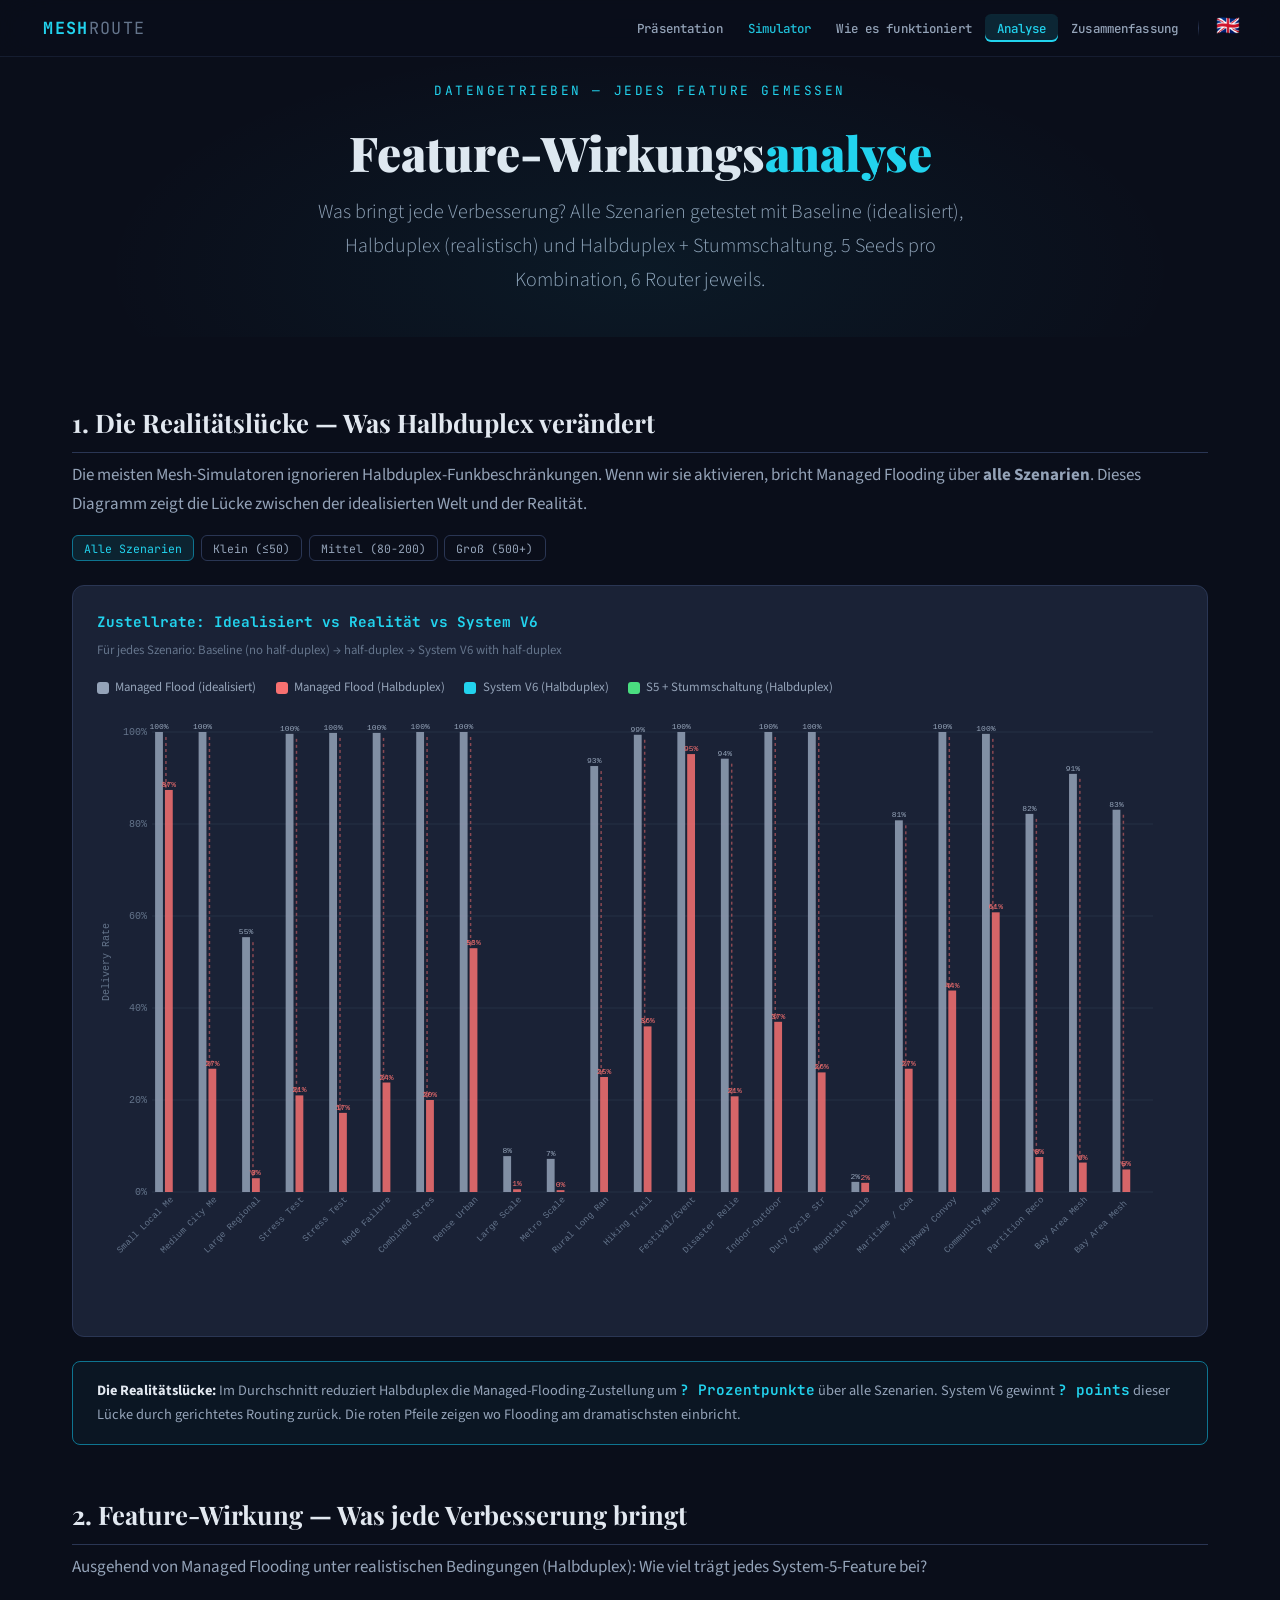
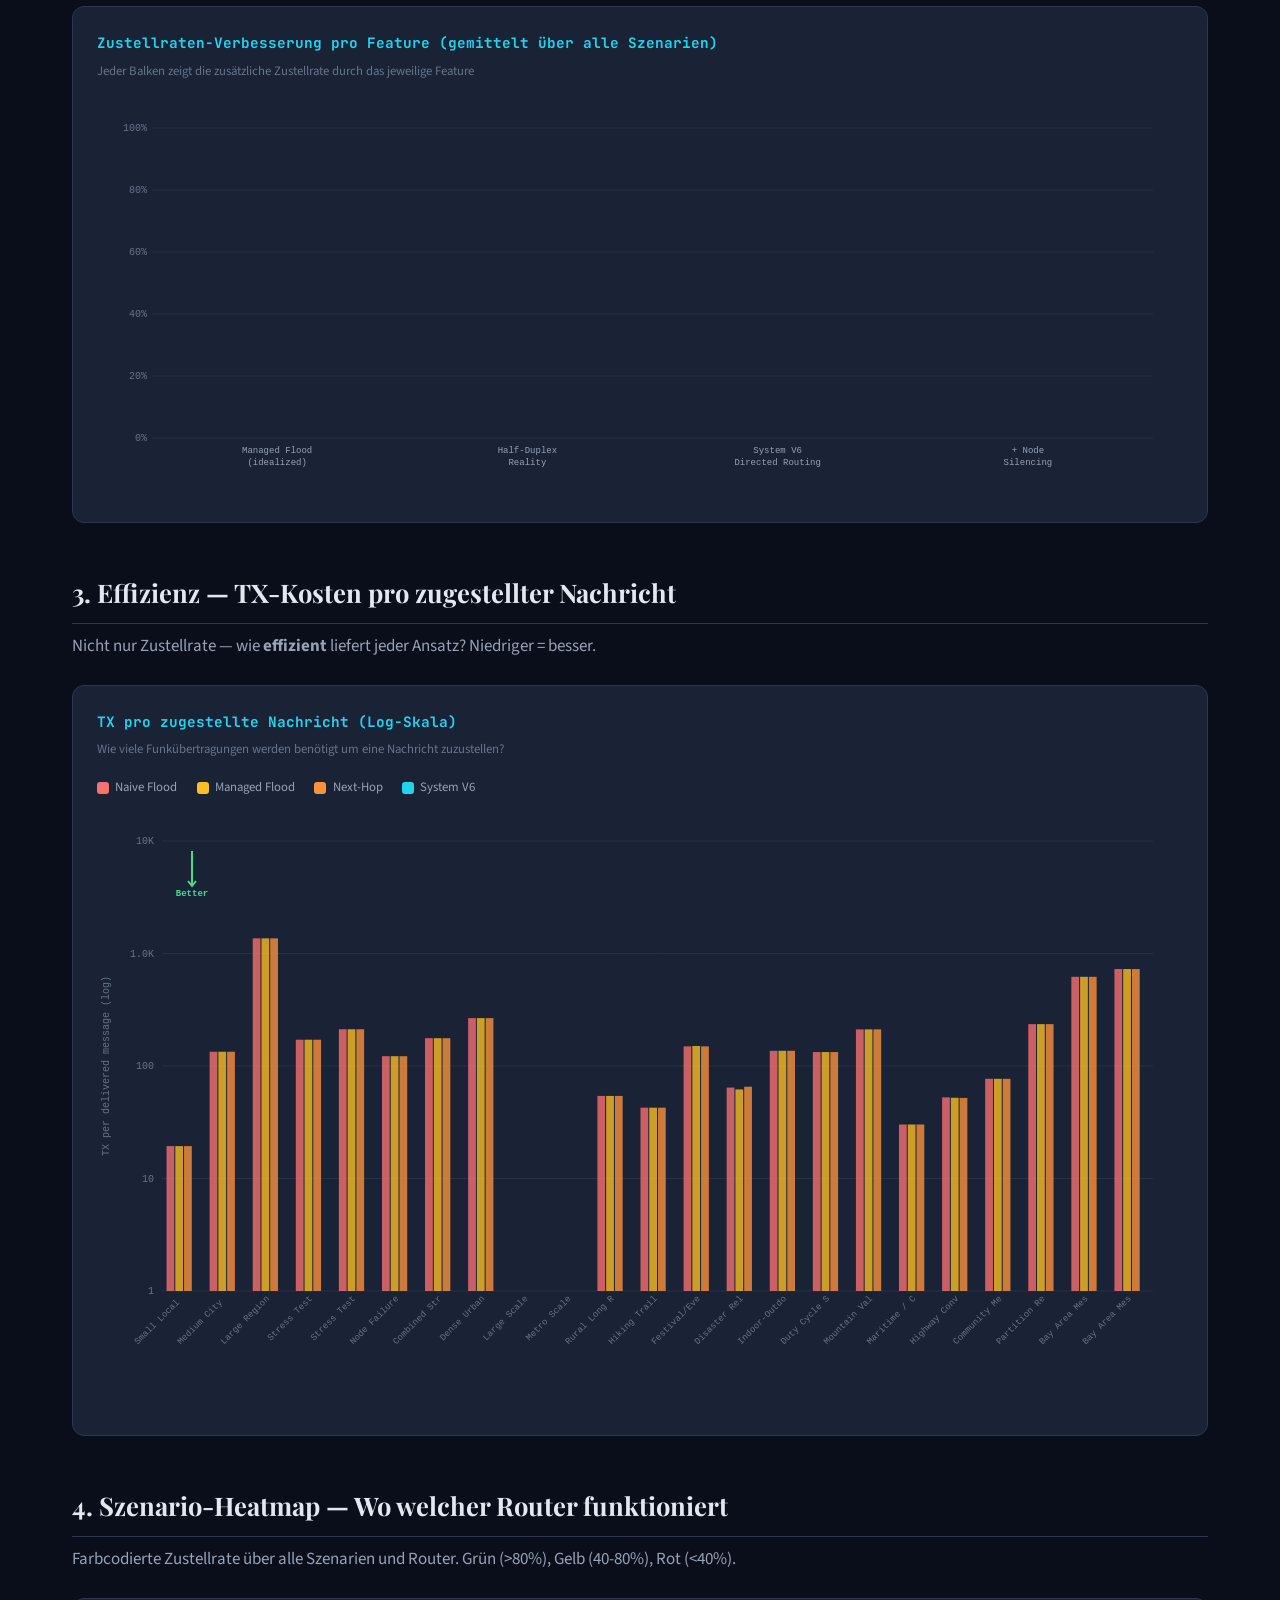
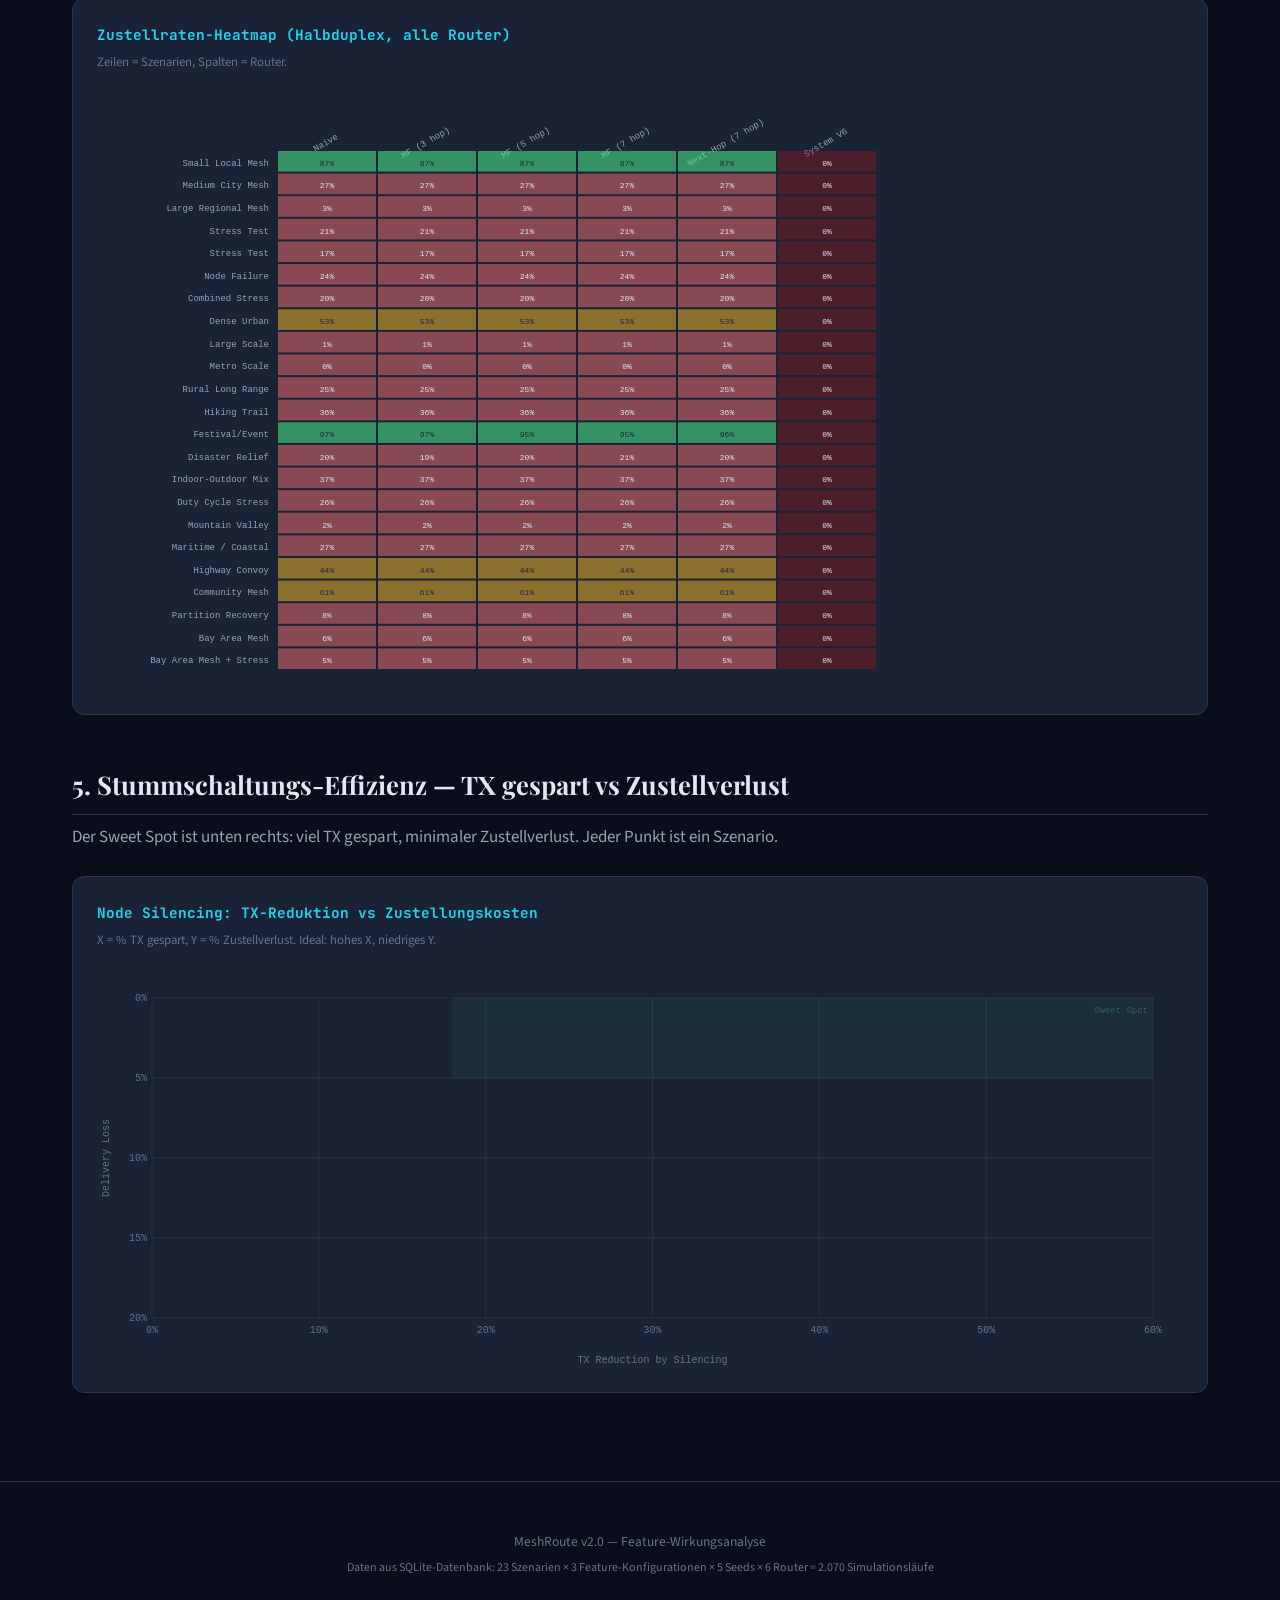
<file: de/analysis.html>
<!DOCTYPE html>
<html lang="de">
<head>
<meta charset="UTF-8">
<meta name="viewport" content="width=device-width, initial-scale=1.0">
<title>MeshRoute v2.0 — Feature-Wirkungsanalyse</title>
<link rel="stylesheet" href="../css/styles.css">
<style>
.an-hero {
  min-height: 35vh; display: flex; align-items: center; justify-content: center;
  text-align: center; padding: 5rem 2rem 2rem; position: relative;
}
.an-hero::before {
  content: ''; position: absolute; inset: 0;
  background: radial-gradient(ellipse at 50% 80%, rgba(34,211,238,0.06) 0%, transparent 60%);
  pointer-events: none;
}
.an { max-width: 1200px; margin: 0 auto; padding: 1rem 2rem 4rem; }
.an h2 {
  font-family: var(--font-display); font-size: 1.6rem; font-weight: 700;
  margin: 3rem 0 0.5rem; padding-bottom: 0.5rem; border-bottom: 1px solid var(--border);
}
.an p { color: var(--text-dim); line-height: 1.7; margin-bottom: 0.8rem; }

.chart-container {
  background: var(--bg-card); border: 1px solid var(--border); border-radius: 12px;
  padding: 1.5rem; margin: 1.5rem 0; position: relative;
}
.chart-container h3 {
  font-family: var(--font-mono); font-size: 0.9rem; color: var(--cyan);
  margin-bottom: 0.3rem;
}
.chart-container .subtitle {
  font-size: 0.8rem; color: var(--text-muted); margin-bottom: 1rem;
}
.chart-container canvas { width: 100%; height: 400px; display: block; }
.chart-container.tall canvas { height: 600px; }

.legend { display: flex; gap: 1.2rem; flex-wrap: wrap; margin: 0.8rem 0; font-size: 0.8rem; }
.legend-item { display: flex; align-items: center; gap: 0.4rem; color: var(--text-dim); }
.legend-dot { width: 12px; height: 12px; border-radius: 3px; flex-shrink: 0; }

.filter-bar {
  display: flex; gap: 0.4rem; flex-wrap: wrap; margin: 1rem 0;
}
.filter-btn {
  font-family: var(--font-mono); font-size: 0.72rem; padding: 0.3rem 0.7rem;
  border: 1px solid var(--border); background: transparent; color: var(--text-dim);
  border-radius: 6px; cursor: pointer; transition: all 0.2s;
}
.filter-btn:hover { border-color: var(--cyan-dim); color: var(--text); }
.filter-btn.active { background: rgba(34,211,238,0.1); color: var(--cyan); border-color: var(--cyan-dim); }

.insight-box {
  background: rgba(34,211,238,0.04); border: 1px solid var(--cyan-dim);
  border-radius: 8px; padding: 1rem 1.5rem; margin: 1rem 0;
  font-size: 0.9rem; color: var(--text-dim);
}
.insight-box strong { color: var(--text); }
.insight-box .num { color: var(--cyan); font-family: var(--font-mono); font-weight: 600; }
</style>
</head>
<body>

<nav id="navbar">
  <div class="nav-inner">
    <a href="index.html" class="logo">MESH<span>ROUTE</span></a>
    <ul id="nav-menu">
      <li><a href="index.html">Pr&auml;sentation</a></li>
      <li><a href="../simulator.html" style="color:var(--cyan)">Simulator</a></li>
      <li><a href="how-it-works.html">Wie es funktioniert</a></li>
      <li><a href="analysis.html" class="active">Analyse</a></li>
      <li><a href="summary.html">Zusammenfassung</a></li>
      <li class="nav-sep"></li>
      <li><a href="../analysis.html" title="English" style="font-size:1.2rem;line-height:1;padding:0.2rem 0.5rem">&#x1F1EC;&#x1F1E7;</a></li>
    </ul>
  </div>
</nav>

<div class="an-hero">
  <div>
    <div class="hero-tag" style="opacity:1;animation:none">Datengetrieben — Jedes Feature gemessen</div>
    <h1 class="hero-title" style="opacity:1;animation:none;font-size:clamp(1.8rem,4vw,3rem)">Feature-Wirkungs<span class="accent">analyse</span></h1>
    <p class="hero-sub" style="opacity:1;animation:none;max-width:700px;margin:0.5rem auto">
      Was bringt jede Verbesserung? Alle Szenarien getestet mit Baseline (idealisiert),
      Halbduplex (realistisch) und Halbduplex + Stummschaltung. 5 Seeds pro Kombination, 6 Router jeweils.
    </p>
  </div>
</div>

<div class="an">

  <!-- ============================================================ -->
  <h2>1. Die Realit&auml;tsl&uuml;cke — Was Halbduplex ver&auml;ndert</h2>
  <p>Die meisten Mesh-Simulatoren ignorieren Halbduplex-Funkbeschr&auml;nkungen. Wenn wir sie aktivieren, bricht Managed Flooding &uuml;ber <strong>alle Szenarien</strong>. Dieses Diagramm zeigt die L&uuml;cke zwischen der idealisierten Welt und der Realit&auml;t.</p>

  <div class="filter-bar" id="filter-scenario">
    <button class="filter-btn active" data-filter="all">Alle Szenarien</button>
    <button class="filter-btn" data-filter="small">Klein (&le;50)</button>
    <button class="filter-btn" data-filter="medium">Mittel (80-200)</button>
    <button class="filter-btn" data-filter="large">Gro&szlig; (500+)</button>
  </div>

  <div class="chart-container tall">
    <h3>Zustellrate: Idealisiert vs Realit&auml;t vs System V6</h3>
    <div class="subtitle">F&uuml;r jedes Szenario: Baseline (no half-duplex) → half-duplex → System V6 with half-duplex</div>
    <div class="legend">
      <div class="legend-item"><div class="legend-dot" style="background:#94a3b8"></div>Managed Flood (idealisiert)</div>
      <div class="legend-item"><div class="legend-dot" style="background:#f87171"></div>Managed Flood (Halbduplex)</div>
      <div class="legend-item"><div class="legend-dot" style="background:#22d3ee"></div>System V6 (Halbduplex)</div>
      <div class="legend-item"><div class="legend-dot" style="background:#4ade80"></div>S5 + Stummschaltung (Halbduplex)</div>
    </div>
    <canvas id="chart-reality-gap"></canvas>
  </div>

  <div class="insight-box" id="insight-reality">Daten werden geladen...</div>

  <!-- ============================================================ -->
  <h2>2. Feature-Wirkung — Was jede Verbesserung bringt</h2>
  <p>Ausgehend von Managed Flooding unter realistischen Bedingungen (Halbduplex): Wie viel tr&auml;gt jedes System-5-Feature bei?</p>

  <div class="chart-container">
    <h3>Zustellraten-Verbesserung pro Feature (gemittelt &uuml;ber alle Szenarien)</h3>
    <div class="subtitle">Jeder Balken zeigt die zus&auml;tzliche Zustellrate durch das jeweilige Feature</div>
    <canvas id="chart-feature-waterfall"></canvas>
  </div>

  <!-- ============================================================ -->
  <h2>3. Effizienz — TX-Kosten pro zugestellter Nachricht</h2>
  <p>Nicht nur Zustellrate — wie <strong>effizient</strong> liefert jeder Ansatz? Niedriger = besser.</p>

  <div class="chart-container tall">
    <h3>TX pro zugestellte Nachricht (Log-Skala)</h3>
    <div class="subtitle">Wie viele Funk&uuml;bertragungen werden ben&ouml;tigt um eine Nachricht zuzustellen?</div>
    <div class="legend">
      <div class="legend-item"><div class="legend-dot" style="background:#f87171"></div>Naive Flood</div>
      <div class="legend-item"><div class="legend-dot" style="background:#fbbf24"></div>Managed Flood</div>
      <div class="legend-item"><div class="legend-dot" style="background:#fb923c"></div>Next-Hop</div>
      <div class="legend-item"><div class="legend-dot" style="background:#22d3ee"></div>System V6</div>
    </div>
    <canvas id="chart-efficiency"></canvas>
  </div>

  <!-- ============================================================ -->
  <h2>4. Szenario-Heatmap — Wo welcher Router funktioniert</h2>
  <p>Farbcodierte Zustellrate &uuml;ber alle Szenarien und Router. Gr&uuml;n (>80%), Gelb (40-80%), Rot (&lt;40%).</p>

  <div class="chart-container tall">
    <h3>Zustellraten-Heatmap (Halbduplex, alle Router)</h3>
    <div class="subtitle">Zeilen = Szenarien, Spalten = Router.</div>
    <canvas id="chart-heatmap"></canvas>
  </div>

  <!-- ============================================================ -->
  <h2>5. Stummschaltungs-Effizienz — TX gespart vs Zustellverlust</h2>
  <p>Der Sweet Spot ist unten rechts: viel TX gespart, minimaler Zustellverlust. Jeder Punkt ist ein Szenario.</p>

  <div class="chart-container">
    <h3>Node Silencing: TX-Reduktion vs Zustellungskosten</h3>
    <div class="subtitle">X = % TX gespart, Y = % Zustellverlust. Ideal: hohes X, niedriges Y.</div>
    <canvas id="chart-silencing-scatter"></canvas>
  </div>

</div>

<footer>
  <p>MeshRoute v2.0 — Feature-Wirkungsanalyse</p>
  <p style="margin-top:0.3rem;font-size:0.75rem">Daten aus SQLite-Datenbank: 23 Szenarien &times; 3 Feature-Konfigurationen &times; 5 Seeds &times; 6 Router = 2.070 Simulationsl&auml;ufe</p>
</footer>

<script src="../js/ui.js"></script>
<script>
(function() {
  'use strict';

  const C = {
    cyan: '#22d3ee', red: '#f87171', green: '#4ade80', yellow: '#fbbf24',
    orange: '#fb923c', purple: '#a855f7', teal: '#14b8a6',
    text: '#e2e8f0', dim: '#94a3b8', muted: '#64748b',
    bg: '#0f172a', card: '#1e293b', border: '#334155', gray: '#94a3b8',
  };

  let DATA = null;

  async function load() {
    try {
      const r = await fetch('../analysis-data.json');
      DATA = await r.json();
      renderAll();
    } catch(e) {
      document.getElementById('insight-reality').textContent = 'Fehler beim Laden: ' + e.message + '. F&uuml;hre aus: python simulator/export_analysis.py';
    }
  }

  function getCtx(id) {
    const canvas = document.getElementById(id);
    if (!canvas) return null;
    const dpr = window.devicePixelRatio || 1;
    const rect = canvas.getBoundingClientRect();
    const w = rect.width || canvas.parentElement.clientWidth || 800;
    const h = rect.height || 400;
    if (w < 10 || h < 10) return null;
    canvas.width = w * dpr;
    canvas.height = h * dpr;
    const ctx = canvas.getContext('2d');
    ctx.scale(dpr, dpr);
    ctx.W = w; ctx.H = h;
    return ctx;
  }

  function fmtNum(v) {
    if (v >= 1e6) return (v/1e6).toFixed(1)+'M';
    if (v >= 1e3) return (v/1e3).toFixed(v>=1e4?0:1)+'K';
    return String(Math.round(v));
  }

  // Helper: get result for scenario × features × router
  function get(scenario, features, router) {
    return DATA.results.find(r =>
      r.scenario === scenario && r.features === features && r.router === router
    );
  }

  function renderAll() {
    renderRealityGap();
    renderFeatureWaterfall();
    renderEfficiency();
    renderHeatmap();
    renderSilencingScatter();
  }

  // ── 1. Reality Gap ──
  function renderRealityGap(filter) {
    const ctx = getCtx('chart-reality-gap');
    if (!ctx || !DATA) return;
    const W = ctx.W, H = ctx.H;
    const pad = { top: 20, right: 30, bottom: 120, left: 55 };

    ctx.clearRect(0, 0, W, H);

    let scenarios = DATA.scenarios;
    if (filter === 'small') scenarios = scenarios.filter(s => s.n_nodes <= 50);
    else if (filter === 'medium') scenarios = scenarios.filter(s => s.n_nodes >= 80 && s.n_nodes <= 200);
    else if (filter === 'large') scenarios = scenarios.filter(s => s.n_nodes >= 500);

    const n = scenarios.length;
    if (!n) return;
    const chartW = W - pad.left - pad.right;
    const chartH = H - pad.top - pad.bottom;
    const gap = chartW / n;
    const barW = Math.min(gap * 0.18, 16);

    // Grid
    ctx.strokeStyle = C.border; ctx.lineWidth = 0.5;
    ctx.font = '10px monospace'; ctx.fillStyle = C.muted; ctx.textAlign = 'right';
    for (let p = 0; p <= 100; p += 20) {
      const y = pad.top + chartH - (p/100)*chartH;
      ctx.beginPath(); ctx.moveTo(pad.left, y); ctx.lineTo(W-pad.right, y); ctx.stroke();
      ctx.fillText(p+'%', pad.left-5, y+3);
    }

    const bars = [
      { feat: 'baseline', router: 'Managed (7 hop)', color: C.gray, label: 'MF ideal' },
      { feat: 'half_duplex', router: 'Managed (7 hop)', color: C.red, label: 'MF real' },
      { feat: 'half_duplex', router: 'System V6', color: C.cyan, label: 'S5 real' },
      { feat: 'hd+silencing', router: 'System V6', color: C.green, label: 'S5+Sil' },
    ];

    for (let i = 0; i < n; i++) {
      const cx = pad.left + gap*i + gap/2;
      const groupW = barW * bars.length + (bars.length-1)*2;
      const startX = cx - groupW/2;

      for (let bi = 0; bi < bars.length; bi++) {
        const d = get(scenarios[i].name, bars[bi].feat, bars[bi].router);
        const val = d ? d.delivery : 0;
        const bh = (val/100) * chartH;
        const bx = startX + bi*(barW+2);

        ctx.fillStyle = bars[bi].color;
        ctx.globalAlpha = 0.85;
        ctx.fillRect(bx, pad.top+chartH-bh, barW, bh);

        // Value on top
        if (val > 0) {
          ctx.globalAlpha = 1;
          ctx.font = '8px monospace';
          ctx.textAlign = 'center';
          ctx.fillStyle = bars[bi].color;
          ctx.fillText(Math.round(val)+'%', bx+barW/2, pad.top+chartH-bh-3);
        }
      }
      ctx.globalAlpha = 1;

      // "Gap" arrow between MF ideal and MF real
      const mfIdeal = get(scenarios[i].name, 'baseline', 'Managed (7 hop)');
      const mfReal = get(scenarios[i].name, 'half_duplex', 'Managed (7 hop)');
      if (mfIdeal && mfReal && mfIdeal.delivery - mfReal.delivery > 10) {
        const y1 = pad.top + chartH - (mfIdeal.delivery/100)*chartH;
        const y2 = pad.top + chartH - (mfReal.delivery/100)*chartH;
        const ax = startX + barW + 3;
        ctx.strokeStyle = 'rgba(248,113,113,0.5)';
        ctx.lineWidth = 1.5;
        ctx.setLineDash([3,3]);
        ctx.beginPath(); ctx.moveTo(ax, y1+5); ctx.lineTo(ax, y2-5); ctx.stroke();
        ctx.setLineDash([]);
        // Arrow head
        ctx.beginPath();
        ctx.moveTo(ax-3, y2-8); ctx.lineTo(ax, y2-3); ctx.lineTo(ax+3, y2-8);
        ctx.stroke();
      }

      // X label
      const sn = scenarios[i].name.replace(/\s*\(.*/,'').substring(0,14);
      ctx.save();
      ctx.fillStyle = C.muted; ctx.font = '9px monospace'; ctx.textAlign = 'right';
      ctx.translate(cx, pad.top+chartH+8);
      ctx.rotate(-Math.PI/4);
      ctx.fillText(sn, 0, 0);
      ctx.restore();
    }

    // Y label
    ctx.save();
    ctx.fillStyle = C.muted; ctx.font = '10px monospace'; ctx.textAlign = 'center';
    ctx.translate(12, pad.top+chartH/2); ctx.rotate(-Math.PI/2);
    ctx.fillText('Delivery Rate', 0, 0);
    ctx.restore();

    // Insight text
    const insightEl = document.getElementById('insight-reality');
    if (insightEl) {
      let totalGap = 0, count = 0;
      let totalS5Gain = 0;
      for (const s of DATA.scenarios) {
        const mfBase = get(s.name, 'baseline', 'Managed (7 hop)');
        const mfHD = get(s.name, 'half_duplex', 'Managed (7 hop)');
        const s5HD = get(s.name, 'half_duplex', 'System V6');
        if (mfBase && mfHD && s5HD) {
          totalGap += mfBase.delivery - mfHD.delivery;
          totalS5Gain += s5HD.delivery - mfHD.delivery;
          count++;
        }
      }
      const avgGap = count > 0 ? (totalGap/count).toFixed(0) : '?';
      const avgGain = count > 0 ? (totalS5Gain/count).toFixed(0) : '?';
      insightEl.innerHTML = `<strong>Die Realit&auml;tsl&uuml;cke:</strong> Im Durchschnitt reduziert Halbduplex die Managed-Flooding-Zustellung um <span class="num">${avgGap} Prozentpunkte</span> &uuml;ber alle Szenarien. System V6 gewinnt <span class="num">${avgGain} points</span> dieser L&uuml;cke durch gerichtetes Routing zur&uuml;ck. Die roten Pfeile zeigen wo Flooding am dramatischsten einbricht.`;
    }
  }

  // ── 2. Feature Waterfall ──
  function renderFeatureWaterfall() {
    const ctx = getCtx('chart-feature-waterfall');
    if (!ctx || !DATA) return;
    const W = ctx.W, H = ctx.H;
    const pad = { top: 30, right: 30, bottom: 60, left: 55 };
    const chartH = H - pad.top - pad.bottom;

    ctx.clearRect(0, 0, W, H);

    // Average delivery across all scenarios for each step
    let mfBase=0, mfHD=0, s5HD=0, s5Sil=0, cnt=0;
    for (const s of DATA.scenarios) {
      const a = get(s.name, 'baseline', 'Managed (7 hop)');
      const b = get(s.name, 'half_duplex', 'Managed (7 hop)');
      const c = get(s.name, 'half_duplex', 'System V6');
      const d = get(s.name, 'hd+silencing', 'System V6');
      if (a && b && c) {
        mfBase += a.delivery; mfHD += b.delivery;
        s5HD += c.delivery; s5Sil += (d ? d.delivery : c.delivery);
        cnt++;
      }
    }
    mfBase /= cnt; mfHD /= cnt; s5HD /= cnt; s5Sil /= cnt;

    const steps = [
      { label: 'Managed Flood\n(idealized)', val: mfBase, color: C.gray },
      { label: 'Half-Duplex\nReality', val: mfHD, color: C.red, delta: mfHD-mfBase },
      { label: 'System V6\nDirected Routing', val: s5HD, color: C.cyan, delta: s5HD-mfHD },
      { label: '+ Node\nSilencing', val: s5Sil, color: C.green, delta: s5Sil-s5HD },
    ];

    const barW = Math.min((W-pad.left-pad.right)/steps.length * 0.5, 80);
    const gap = (W-pad.left-pad.right) / steps.length;

    // Grid
    ctx.strokeStyle = C.border; ctx.lineWidth = 0.5;
    ctx.font = '10px monospace'; ctx.fillStyle = C.muted; ctx.textAlign = 'right';
    for (let p = 0; p <= 100; p += 20) {
      const y = pad.top + chartH - (p/100)*chartH;
      ctx.beginPath(); ctx.moveTo(pad.left, y); ctx.lineTo(W-pad.right, y); ctx.stroke();
      ctx.fillText(p+'%', pad.left-5, y+3);
    }

    for (let i = 0; i < steps.length; i++) {
      const s = steps[i];
      const cx = pad.left + gap*i + gap/2;
      const bh = (s.val/100)*chartH;
      const by = pad.top+chartH-bh;

      // Bar
      ctx.fillStyle = s.color;
      ctx.globalAlpha = 0.85;
      ctx.fillRect(cx-barW/2, by, barW, bh);
      ctx.globalAlpha = 1;

      // Value
      ctx.font = 'bold 12px monospace'; ctx.textAlign = 'center';
      ctx.fillStyle = s.color;
      ctx.fillText(s.val.toFixed(0)+'%', cx, by-8);

      // Delta annotation
      if (s.delta !== undefined && Math.abs(s.delta) > 0.5) {
        const sign = s.delta > 0 ? '+' : '';
        ctx.font = '10px monospace';
        ctx.fillStyle = s.delta > 0 ? C.green : C.red;
        ctx.fillText(sign+s.delta.toFixed(0)+'pp', cx, by-22);
      }

      // Label
      ctx.font = '9px monospace'; ctx.fillStyle = C.dim; ctx.textAlign = 'center';
      const lines = s.label.split('\n');
      lines.forEach((line, li) => {
        ctx.fillText(line, cx, pad.top+chartH+15+li*12);
      });

      // Connector line to next bar
      if (i < steps.length-1) {
        const nextVal = steps[i+1].val;
        const ny = pad.top+chartH-(nextVal/100)*chartH;
        ctx.strokeStyle = C.border; ctx.lineWidth = 1;
        ctx.setLineDash([4,4]);
        ctx.beginPath();
        ctx.moveTo(cx+barW/2+2, by);
        ctx.lineTo(pad.left+gap*(i+1)+gap/2-barW/2-2, i===0 ? pad.top+chartH-(nextVal/100)*chartH : ny);
        ctx.stroke();
        ctx.setLineDash([]);
      }
    }
  }

  // ── 3. TX Efficiency ──
  function renderEfficiency() {
    const ctx = getCtx('chart-efficiency');
    if (!ctx || !DATA) return;
    const W = ctx.W, H = ctx.H;
    const pad = { top: 30, right: 30, bottom: 120, left: 65 };
    const chartW = W-pad.left-pad.right, chartH = H-pad.top-pad.bottom;

    ctx.clearRect(0, 0, W, H);

    const scenarios = DATA.scenarios;
    const n = scenarios.length;
    const gap = chartW / n;

    const routers = [
      { name: 'Naive Flood', color: C.red },
      { name: 'Managed (7 hop)', color: C.yellow },
      { name: 'Next-Hop (7 hop)', color: C.orange },
      { name: 'System V6', color: C.cyan },
    ];
    const feat = 'half_duplex';

    // Get max for log scale
    let maxVal = 1;
    for (const s of scenarios) {
      for (const r of routers) {
        const d = get(s.name, feat, r.name);
        if (d && d.tx_per_del > 0 && isFinite(d.tx_per_del)) maxVal = Math.max(maxVal, d.tx_per_del);
      }
    }
    const maxLog = Math.ceil(Math.log10(maxVal));

    // Grid
    ctx.strokeStyle = C.border; ctx.lineWidth = 0.5;
    ctx.font = '10px monospace'; ctx.fillStyle = C.muted; ctx.textAlign = 'right';
    for (let i = 0; i <= maxLog; i++) {
      const y = pad.top + chartH - (i/maxLog)*chartH;
      ctx.beginPath(); ctx.moveTo(pad.left, y); ctx.lineTo(W-pad.right, y); ctx.stroke();
      ctx.fillText(fmtNum(Math.pow(10,i)), pad.left-8, y+3);
    }

    const barW = Math.min(gap/(routers.length+1)*0.9, 12);

    for (let i = 0; i < n; i++) {
      const cx = pad.left + gap*i + gap/2;
      const groupW = barW*routers.length + (routers.length-1)*1;
      const startX = cx - groupW/2;

      for (let ri = 0; ri < routers.length; ri++) {
        const d = get(scenarios[i].name, feat, routers[ri].name);
        if (!d || !d.tx_per_del || !isFinite(d.tx_per_del) || d.tx_per_del <= 0) continue;
        const bh = (Math.log10(d.tx_per_del)/maxLog)*chartH;
        ctx.fillStyle = routers[ri].color;
        ctx.globalAlpha = 0.8;
        ctx.fillRect(startX+ri*(barW+1), pad.top+chartH-bh, barW, bh);
      }
      ctx.globalAlpha = 1;

      // X label
      const sn = scenarios[i].name.replace(/\s*\(.*/,'').substring(0,12);
      ctx.save();
      ctx.fillStyle = C.muted; ctx.font = '9px monospace'; ctx.textAlign = 'right';
      ctx.translate(cx, pad.top+chartH+8); ctx.rotate(-Math.PI/4);
      ctx.fillText(sn, 0, 0);
      ctx.restore();
    }

    // Y label
    ctx.save();
    ctx.fillStyle = C.muted; ctx.font = '10px monospace'; ctx.textAlign = 'center';
    ctx.translate(12, pad.top+chartH/2); ctx.rotate(-Math.PI/2);
    ctx.fillText('TX per delivered message (log)', 0, 0);
    ctx.restore();

    // Better arrow
    ctx.strokeStyle = C.green; ctx.lineWidth = 2;
    const ax = pad.left+30, ay1 = pad.top+10, ay2 = pad.top+45;
    ctx.beginPath(); ctx.moveTo(ax,ay1); ctx.lineTo(ax,ay2); ctx.stroke();
    ctx.beginPath(); ctx.moveTo(ax-4,ay2-5); ctx.lineTo(ax,ay2); ctx.lineTo(ax+4,ay2-5); ctx.stroke();
    ctx.fillStyle = C.green; ctx.font = 'bold 9px monospace'; ctx.textAlign = 'center';
    ctx.fillText('Better', ax, ay2+10);
  }

  // ── 4. Heatmap ──
  function renderHeatmap() {
    const ctx = getCtx('chart-heatmap');
    if (!ctx || !DATA) return;
    const W = ctx.W, H = ctx.H;

    ctx.clearRect(0, 0, W, H);

    const scenarios = DATA.scenarios;
    const routers = ['Naive Flood', 'Managed (3 hop)', 'Managed (5 hop)', 'Managed (7 hop)', 'Next-Hop (7 hop)', 'System V6'];
    const feat = 'half_duplex';

    const labelW = 180, headerH = 60;
    const cellW = Math.min((W-labelW-20)/routers.length, 100);
    const cellH = Math.min((H-headerH-20)/scenarios.length, 24);

    // Column headers
    ctx.font = '9px monospace'; ctx.textAlign = 'center';
    for (let ri = 0; ri < routers.length; ri++) {
      const x = labelW + ri*cellW + cellW/2;
      ctx.save();
      ctx.fillStyle = C.dim;
      ctx.translate(x, headerH-5);
      ctx.rotate(-Math.PI/6);
      ctx.fillText(routers[ri].replace('Managed','MF').replace(' Flood',''), 0, 0);
      ctx.restore();
    }

    // Rows
    for (let si = 0; si < scenarios.length; si++) {
      const y = headerH + si*cellH;
      const sn = scenarios[si].name.replace(/\s*\(.*/,'').substring(0,22);

      // Row label
      ctx.font = '9px monospace'; ctx.fillStyle = C.dim; ctx.textAlign = 'right';
      ctx.fillText(sn, labelW-8, y+cellH*0.7);

      // Cells
      for (let ri = 0; ri < routers.length; ri++) {
        const x = labelW + ri*cellW;
        const d = get(scenarios[si].name, feat, routers[ri]);
        const val = d ? d.delivery : 0;

        // Color
        let color;
        if (val >= 80) color = 'rgba(74,222,128,0.6)';      // green
        else if (val >= 40) color = 'rgba(251,191,36,0.5)';  // yellow
        else if (val > 0) color = 'rgba(248,113,113,0.5)';   // red
        else color = 'rgba(153,27,27,0.4)';                   // dark red

        ctx.fillStyle = color;
        ctx.fillRect(x+1, y+1, cellW-2, cellH-2);

        // Value
        ctx.font = '8px monospace';
        ctx.fillStyle = val >= 40 ? '#1e293b' : '#e2e8f0';
        ctx.textAlign = 'center';
        ctx.fillText(Math.round(val)+'%', x+cellW/2, y+cellH*0.7);
      }
    }
  }

  // ── 5. Silencing Scatter ──
  function renderSilencingScatter() {
    const ctx = getCtx('chart-silencing-scatter');
    if (!ctx || !DATA) return;
    const W = ctx.W, H = ctx.H;
    const pad = { top: 30, right: 30, bottom: 50, left: 55 };
    const chartW = W-pad.left-pad.right, chartH = H-pad.top-pad.bottom;

    ctx.clearRect(0, 0, W, H);

    // Grid
    ctx.strokeStyle = C.border; ctx.lineWidth = 0.5;
    ctx.font = '10px monospace'; ctx.fillStyle = C.muted;
    // X axis: TX reduction %
    ctx.textAlign = 'center';
    for (let p = 0; p <= 60; p += 10) {
      const x = pad.left + (p/60)*chartW;
      ctx.beginPath(); ctx.moveTo(x, pad.top); ctx.lineTo(x, pad.top+chartH); ctx.stroke();
      ctx.fillText(p+'%', x, pad.top+chartH+15);
    }
    // Y axis: Delivery loss %
    ctx.textAlign = 'right';
    for (let p = 0; p <= 20; p += 5) {
      const y = pad.top + (p/20)*chartH;
      ctx.beginPath(); ctx.moveTo(pad.left, y); ctx.lineTo(pad.left+chartW, y); ctx.stroke();
      ctx.fillText(p+'%', pad.left-5, y+3);
    }

    // Labels
    ctx.save();
    ctx.fillStyle = C.muted; ctx.font = '10px monospace'; ctx.textAlign = 'center';
    ctx.fillText('TX Reduction by Silencing', pad.left+chartW/2, H-5);
    ctx.restore();
    ctx.save();
    ctx.translate(12, pad.top+chartH/2); ctx.rotate(-Math.PI/2);
    ctx.fillStyle = C.muted; ctx.font = '10px monospace'; ctx.textAlign = 'center';
    ctx.fillText('Delivery Loss', 0, 0);
    ctx.restore();

    // Sweet spot zone
    ctx.fillStyle = 'rgba(74,222,128,0.06)';
    ctx.fillRect(pad.left+chartW*0.3, pad.top, chartW*0.7, chartH*0.25);
    ctx.font = '9px monospace'; ctx.fillStyle = 'rgba(74,222,128,0.3)';
    ctx.textAlign = 'right';
    ctx.fillText('Sweet Spot', pad.left+chartW-5, pad.top+15);

    // Plot points
    for (const s of DATA.scenarios) {
      const s5hd = get(s.name, 'half_duplex', 'System V6');
      const s5sil = get(s.name, 'hd+silencing', 'System V6');
      if (!s5hd || !s5sil || s5hd.tx <= 0) continue;

      const txReduction = Math.max(0, (1 - s5sil.tx / s5hd.tx) * 100);
      const delLoss = Math.max(0, s5hd.delivery - s5sil.delivery);

      const px = pad.left + (txReduction/60)*chartW;
      const py = pad.top + (delLoss/20)*chartH;

      // Dot
      ctx.beginPath(); ctx.arc(px, py, 6, 0, Math.PI*2);
      ctx.fillStyle = txReduction > 20 ? C.cyan : C.orange;
      ctx.globalAlpha = 0.8;
      ctx.fill();
      ctx.globalAlpha = 1;

      // Label
      const sn = s.name.replace(/\s*\(.*/,'').substring(0,10);
      ctx.font = '8px monospace'; ctx.fillStyle = C.dim; ctx.textAlign = 'left';
      ctx.fillText(sn, px+9, py+3);
    }
  }

  // ── Filter buttons ──
  document.querySelectorAll('#filter-scenario .filter-btn').forEach(btn => {
    btn.addEventListener('click', () => {
      document.querySelectorAll('#filter-scenario .filter-btn').forEach(b => b.classList.remove('active'));
      btn.classList.add('active');
      renderRealityGap(btn.dataset.filter);
    });
  });

  // ── Init ──
  if (document.readyState === 'loading') document.addEventListener('DOMContentLoaded', load);
  else load();

  setTimeout(() => { if (DATA) renderAll(); }, 500);
  setTimeout(() => { if (DATA) renderAll(); }, 1500);

  window.addEventListener('resize', () => { if (DATA) renderAll(); });
})();
</script>
</body>
</html>
</file>
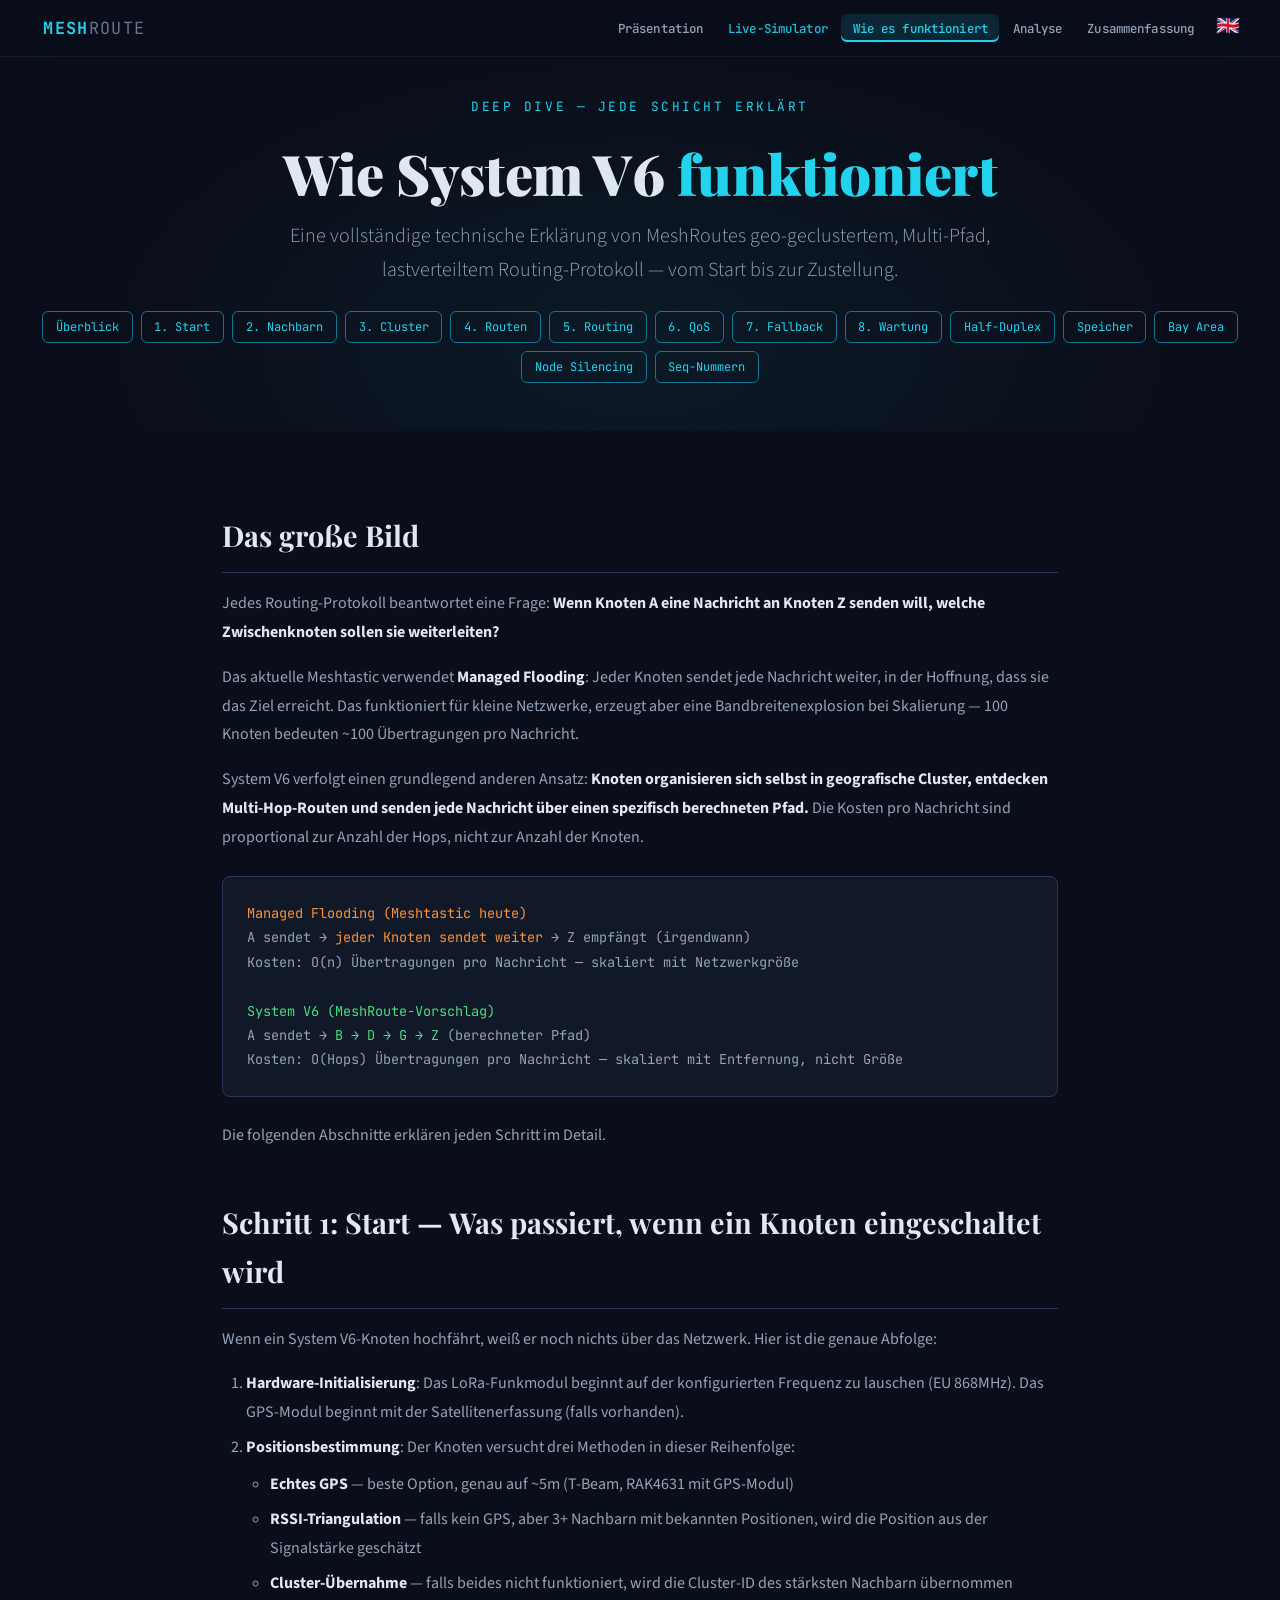
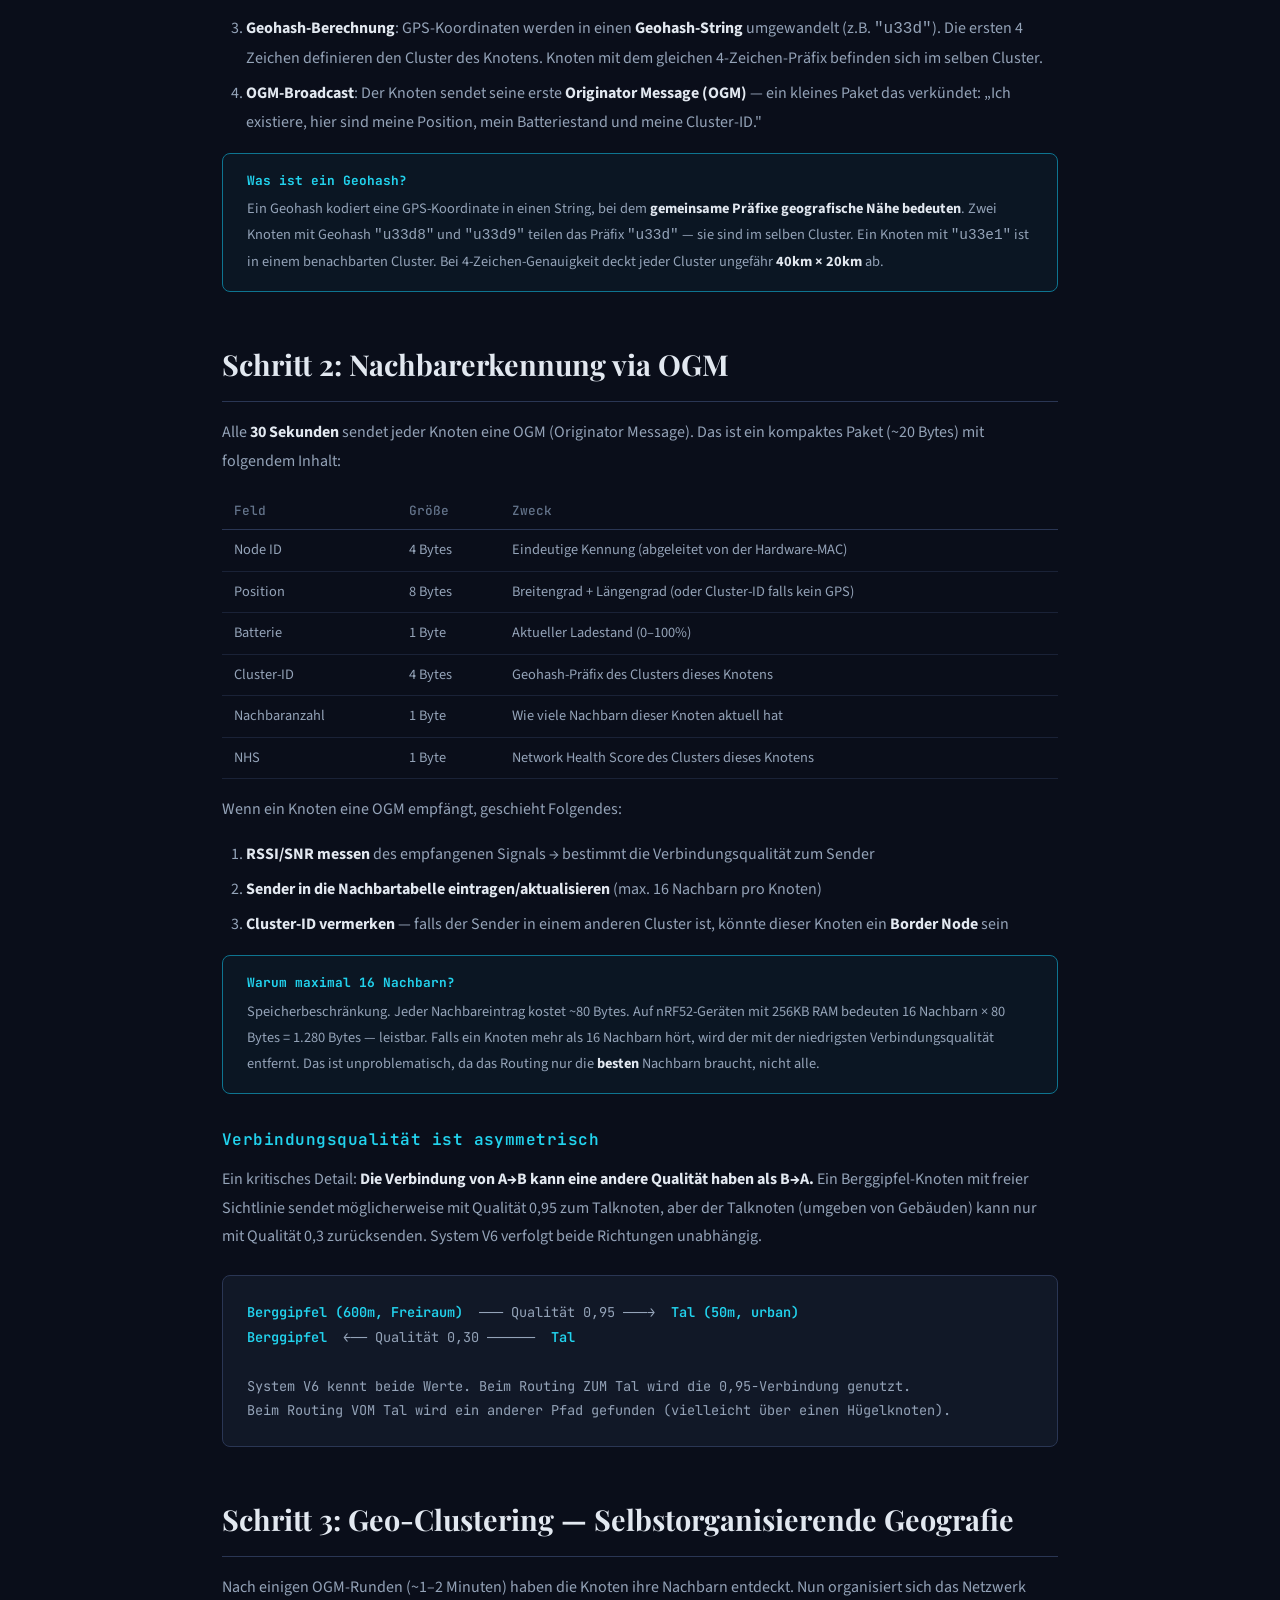
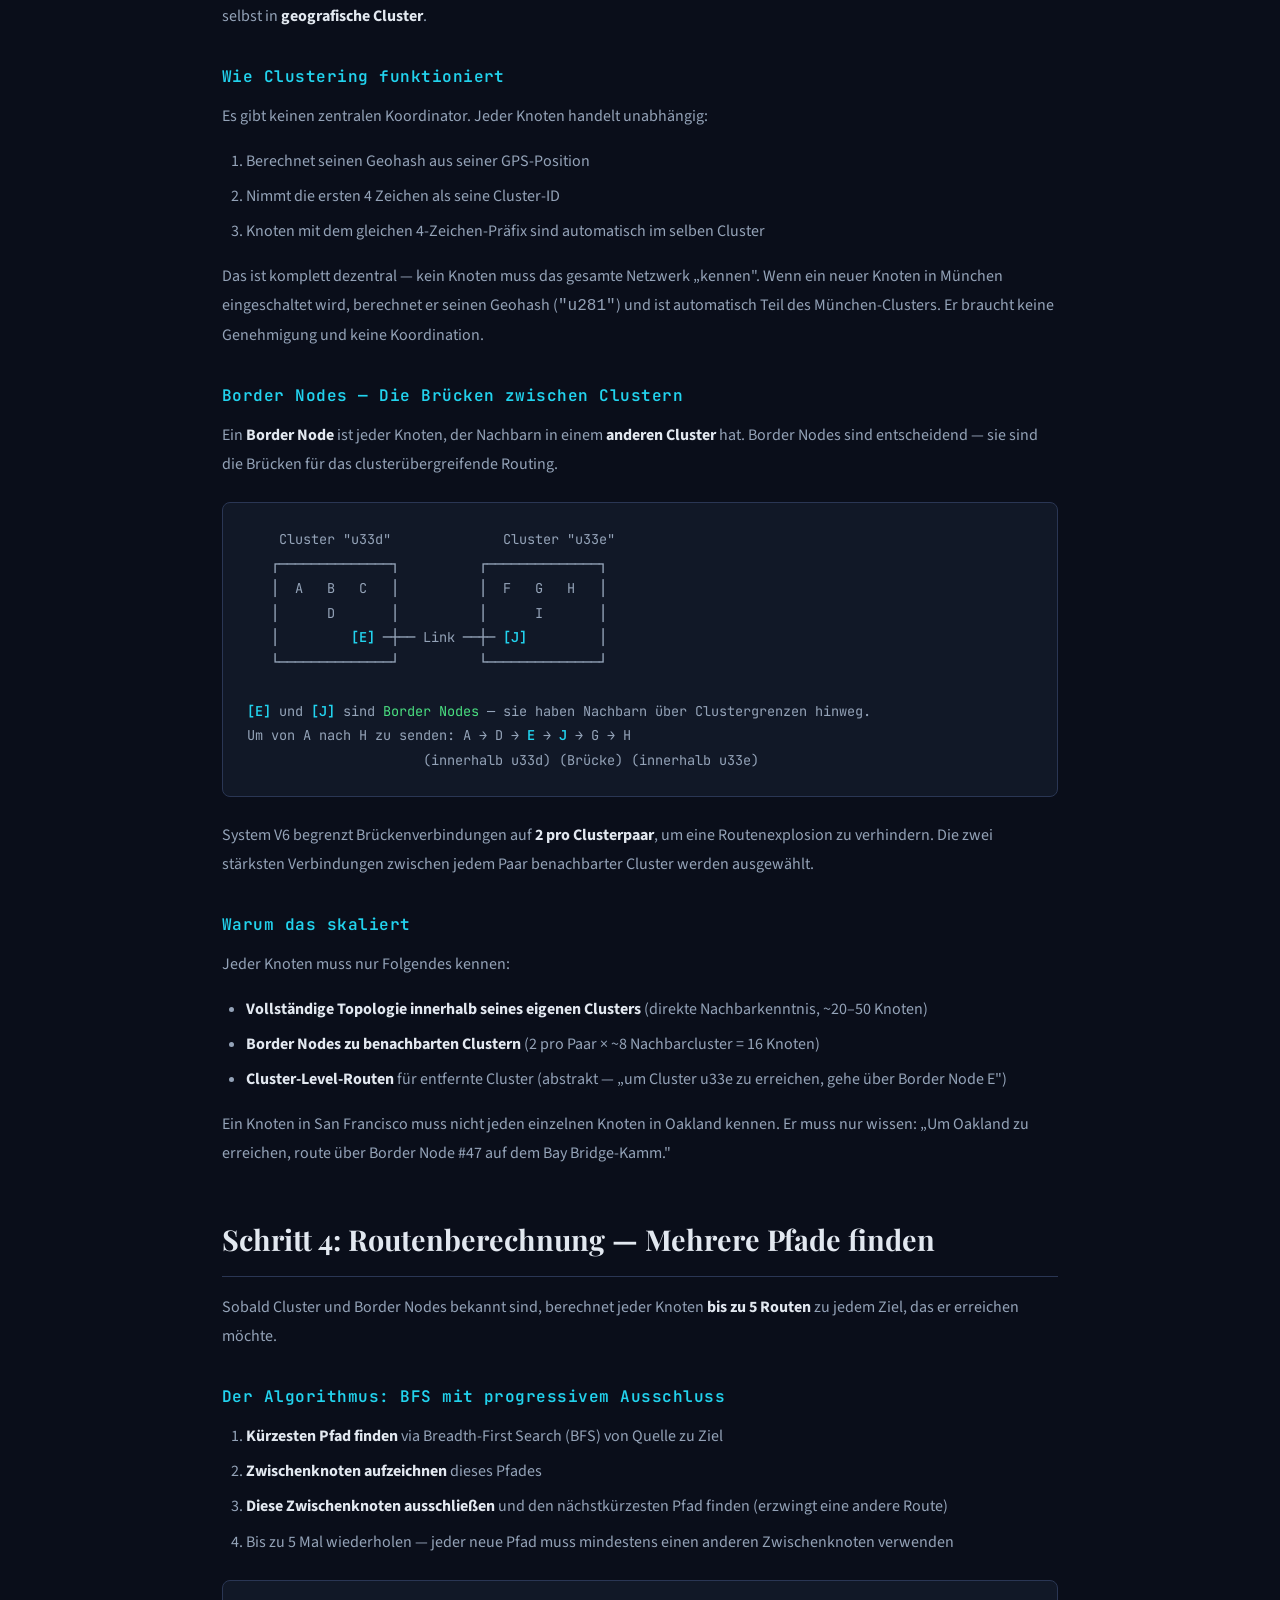
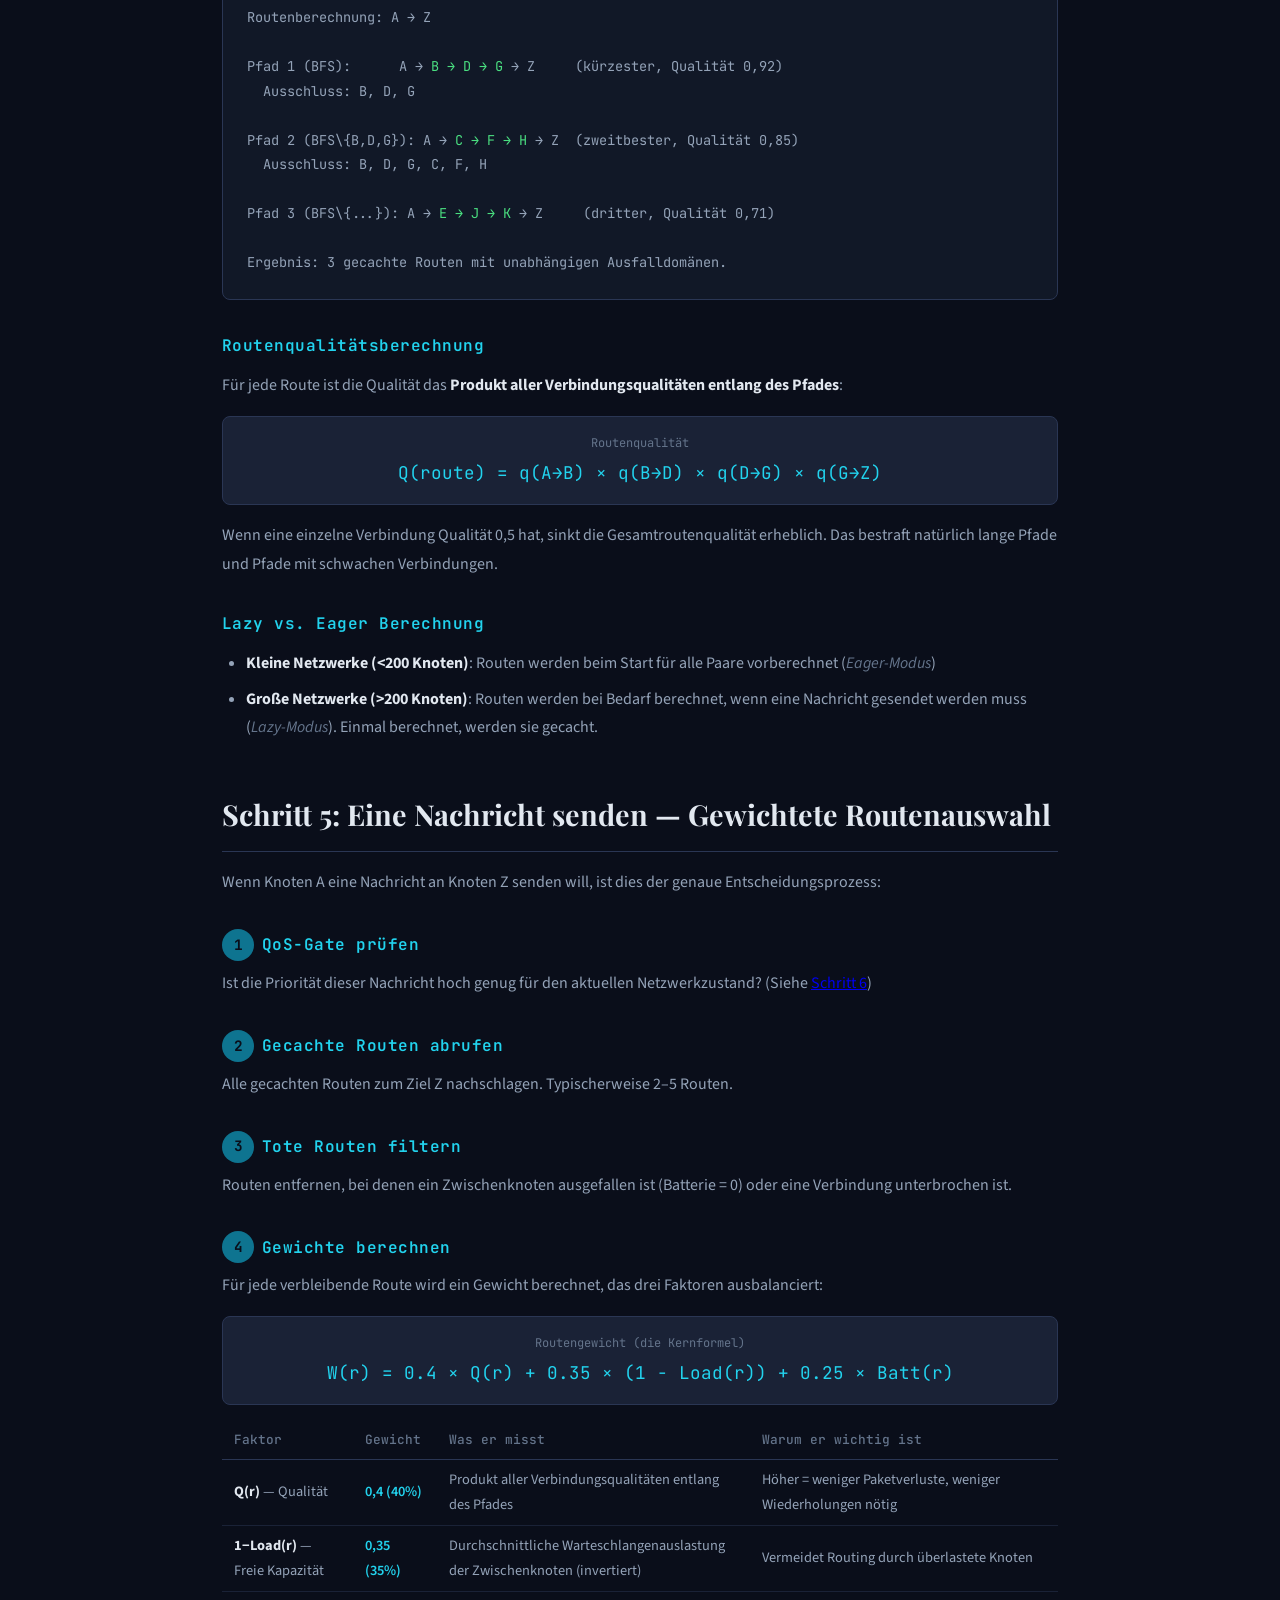
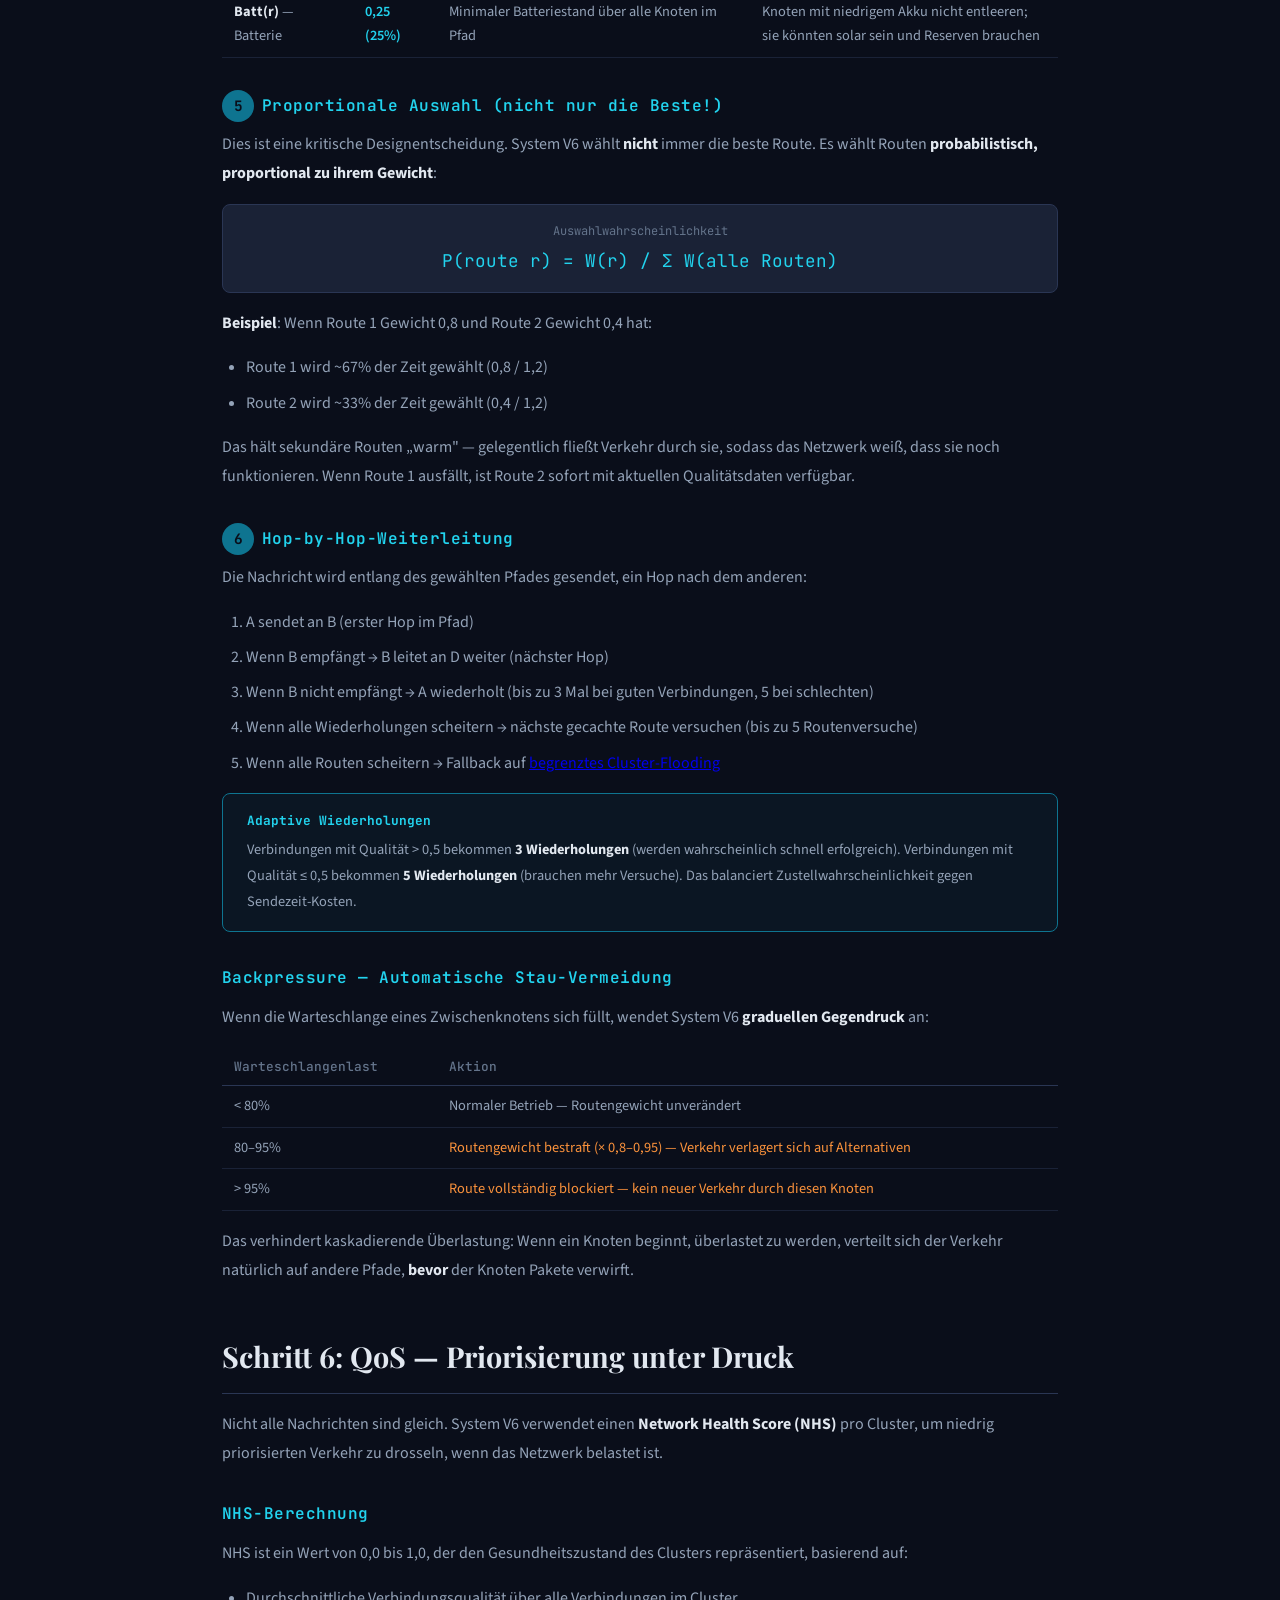
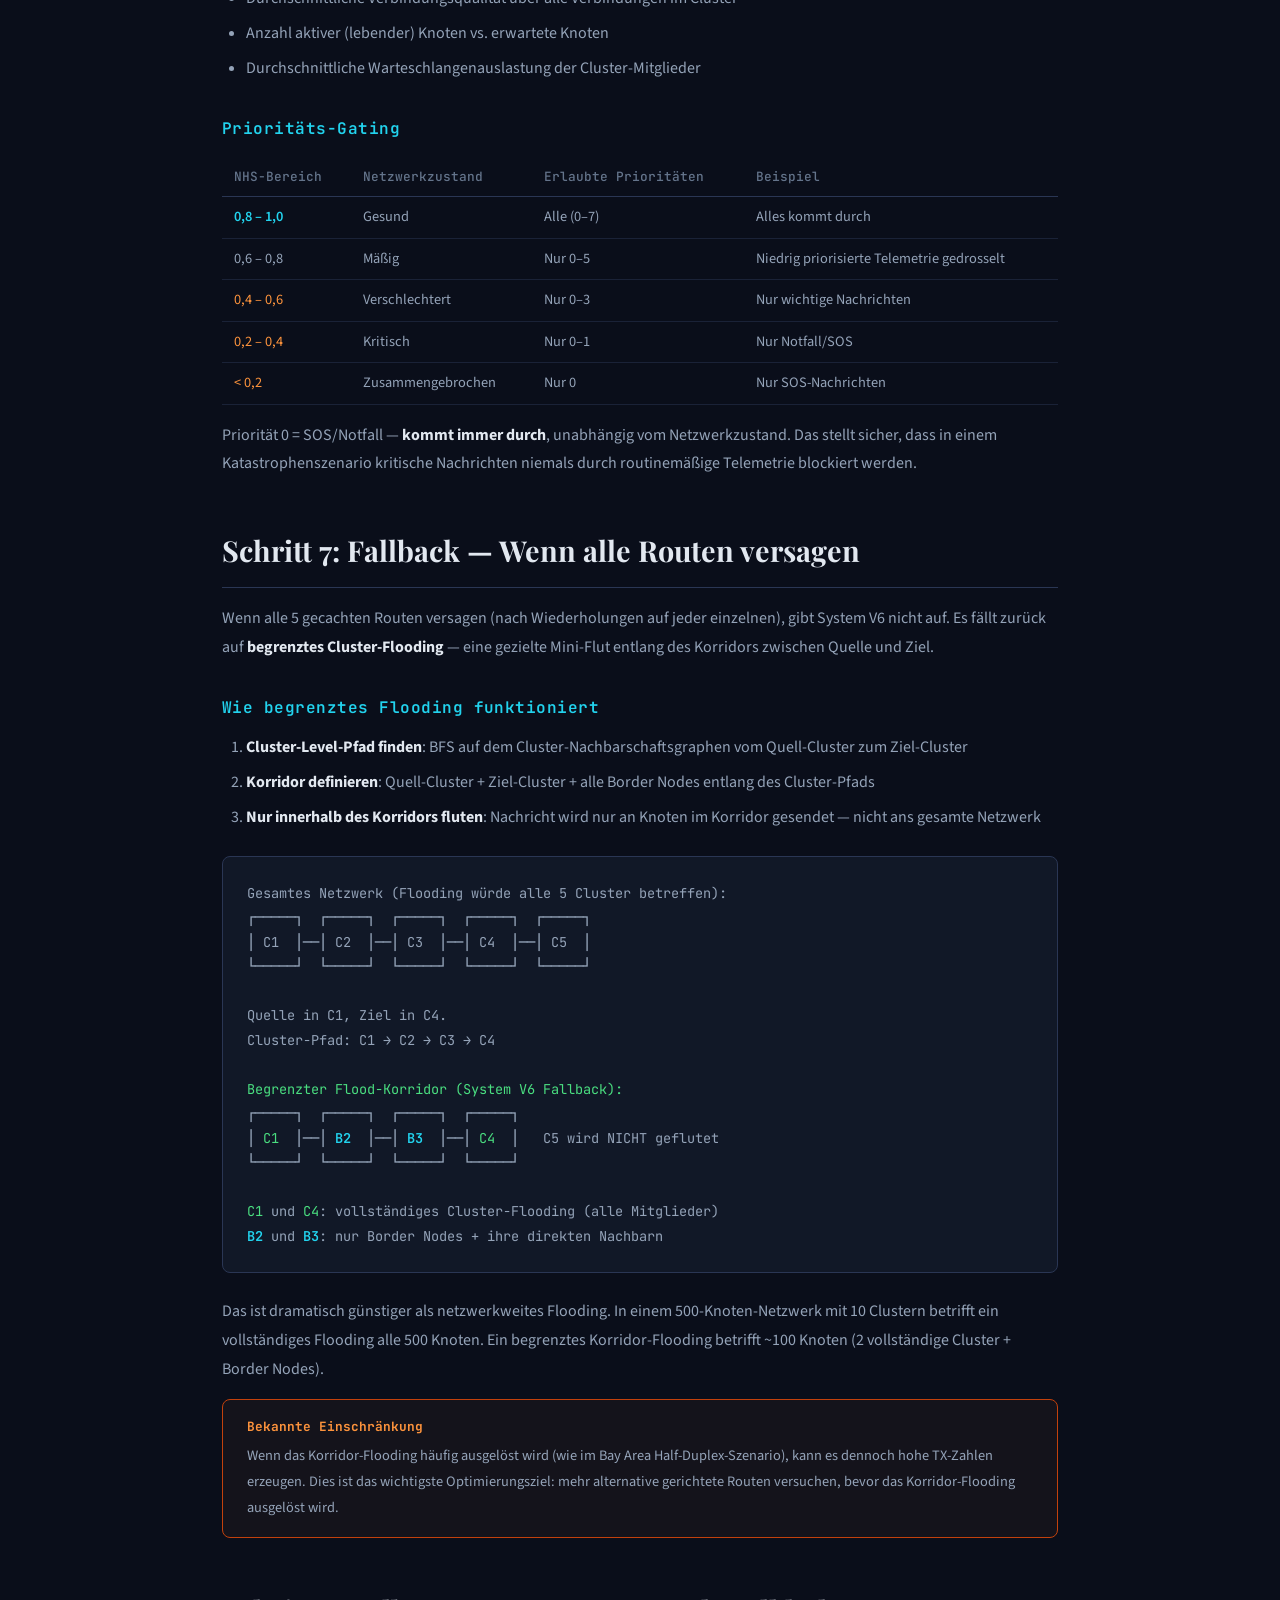
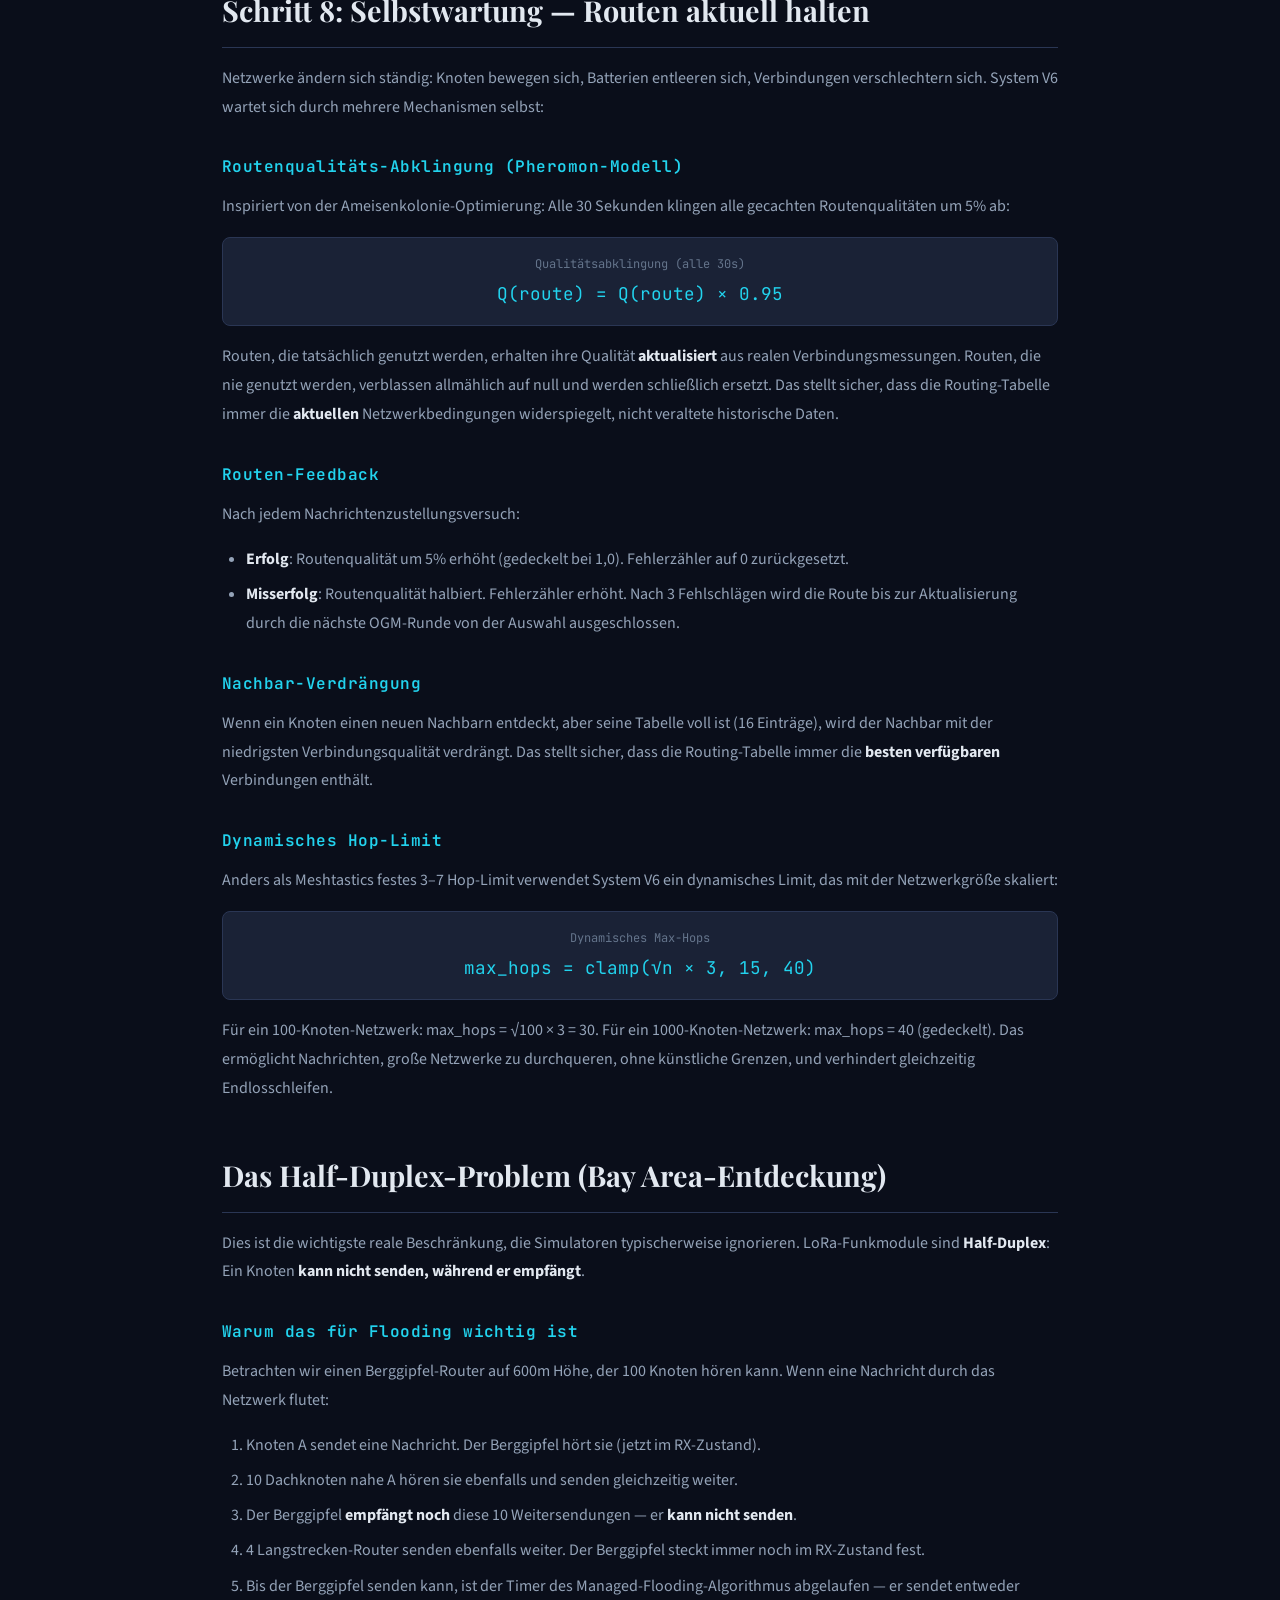
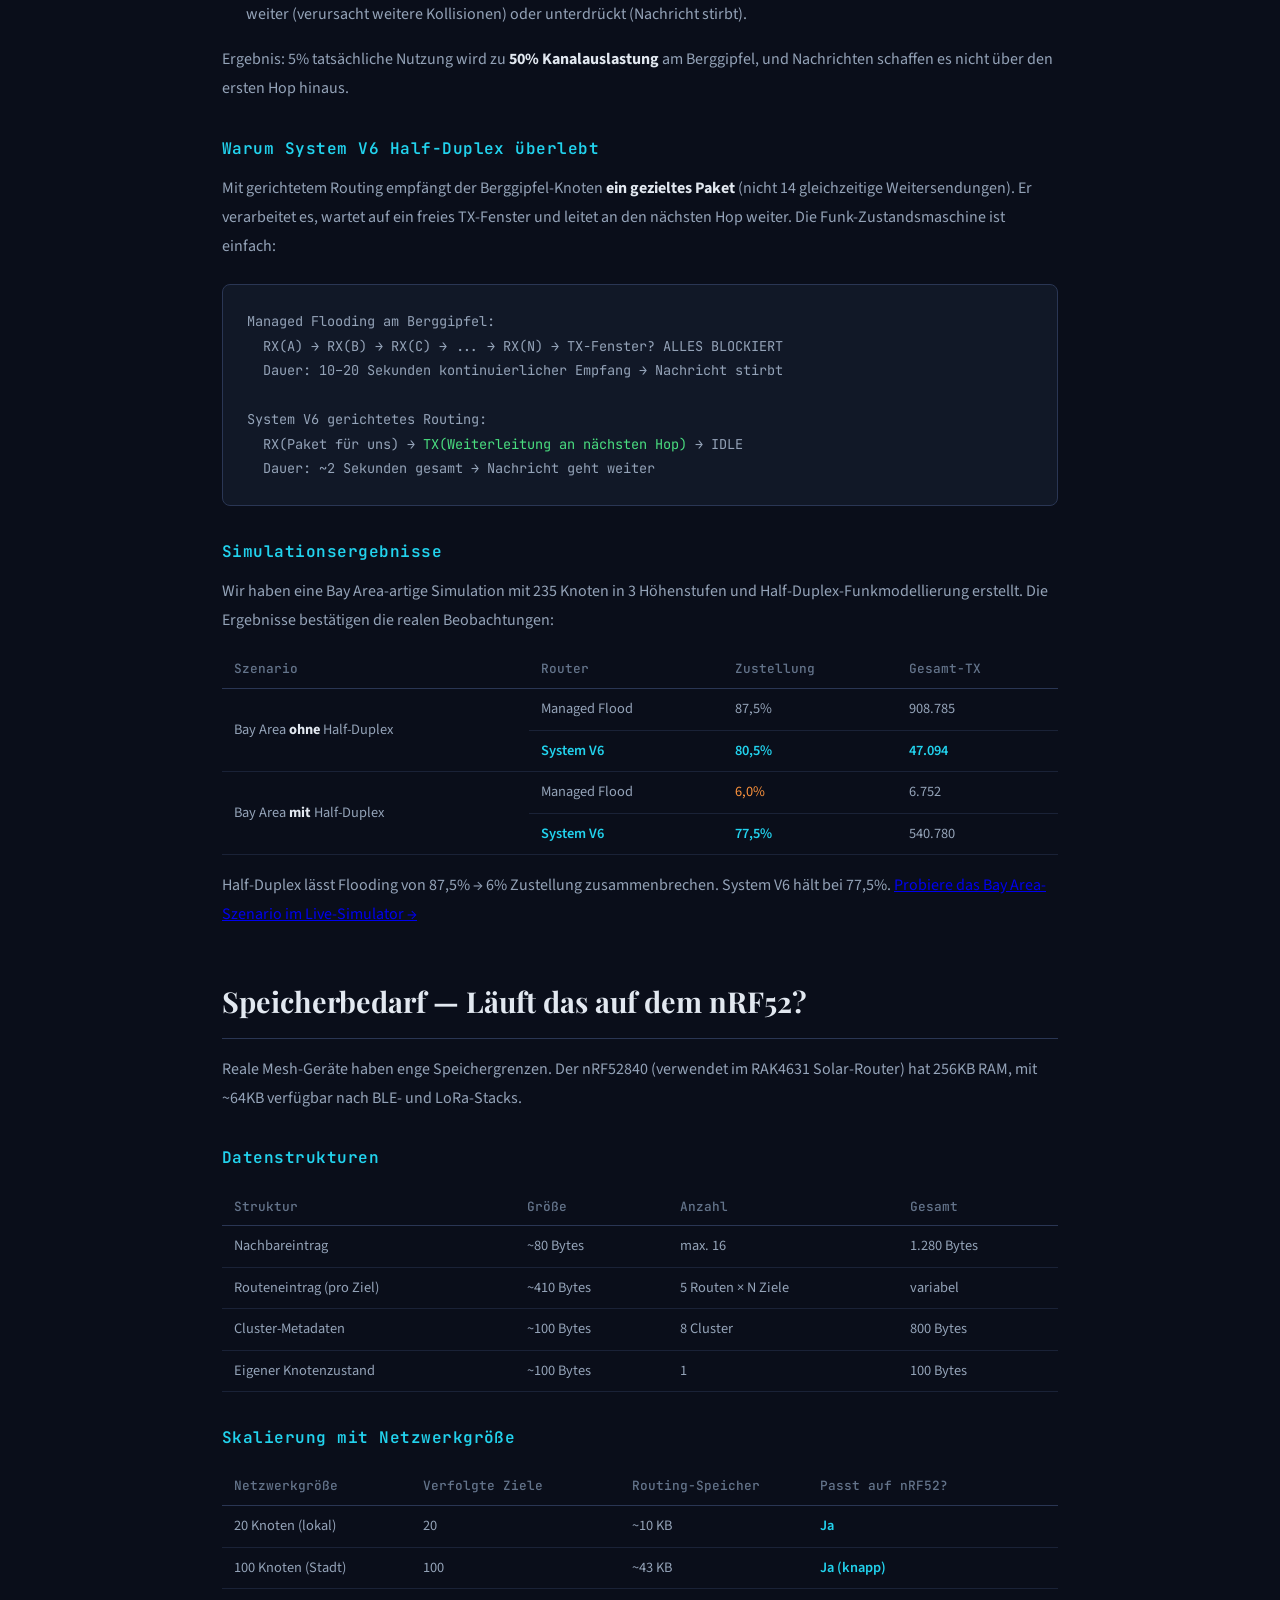
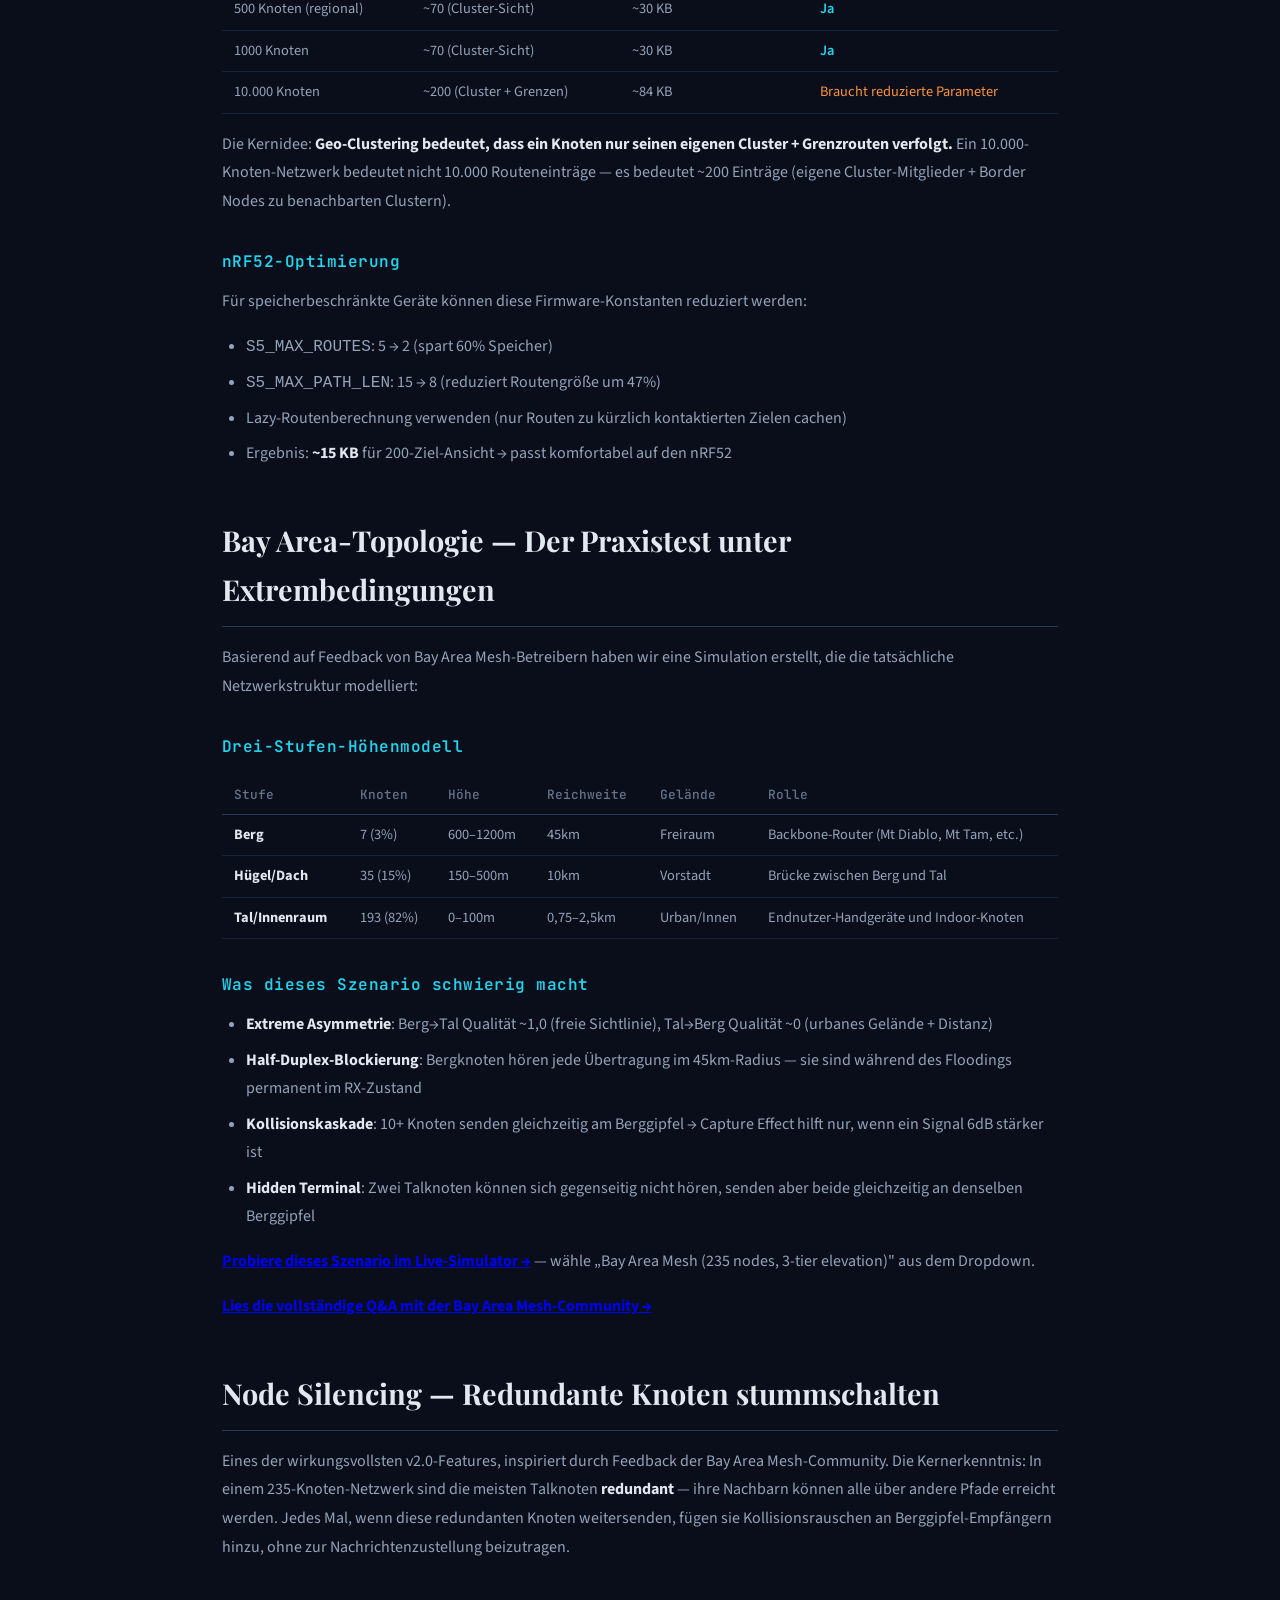
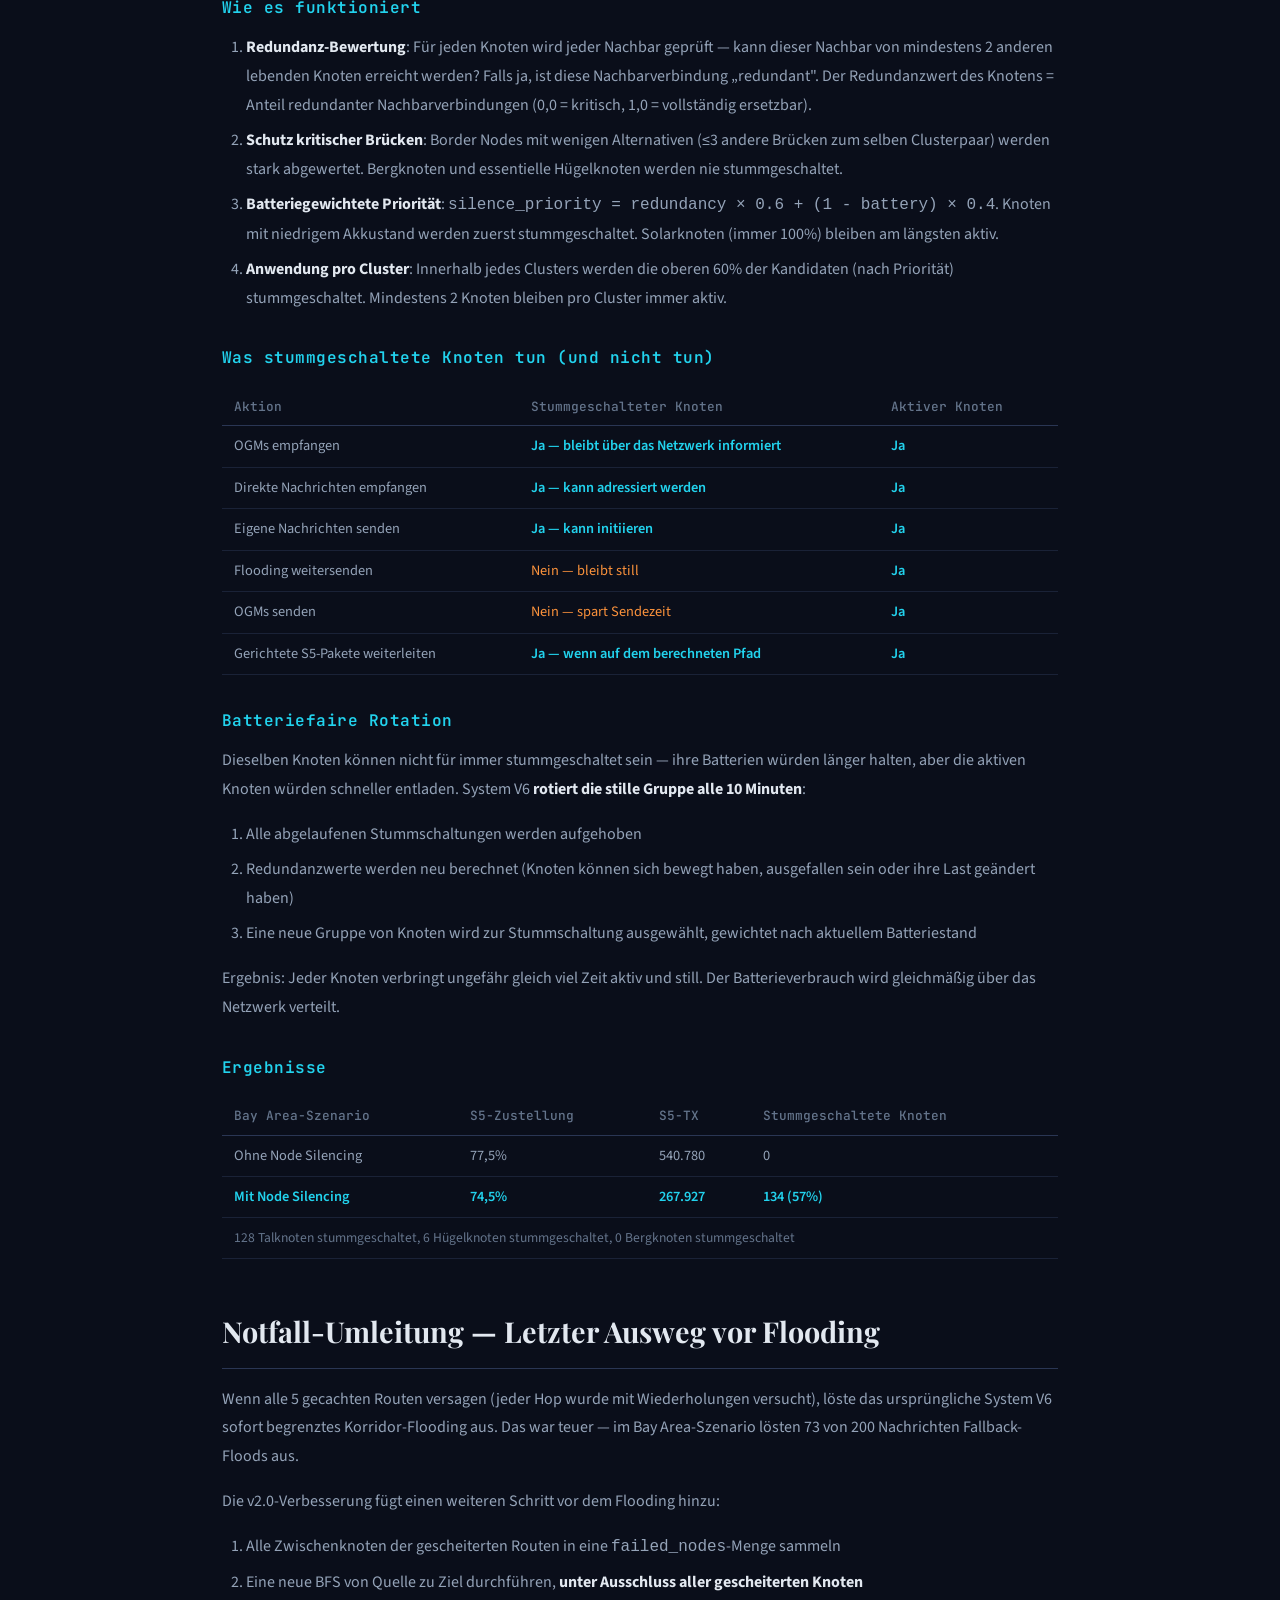
<file: de/how-it-works.html>
<!DOCTYPE html>
<html lang="de">
<head>
<meta charset="UTF-8">
<meta name="viewport" content="width=device-width, initial-scale=1.0">
<title>MeshRoute — Wie System V6 funktioniert (Schritt für Schritt)</title>
<link rel="stylesheet" href="../css/styles.css">
<style>
  .hw-hero {
    min-height: 40vh; display: flex; align-items: center; justify-content: center;
    text-align: center; padding: 6rem 2rem 3rem; position: relative;
  }
  .hw-hero::before {
    content: ''; position: absolute; inset: 0;
    background: radial-gradient(ellipse at 50% 80%, rgba(34,211,238,0.06) 0%, transparent 60%);
    pointer-events: none;
  }
  .hw-hero .hero-tag { opacity: 1; animation: none; }
  .hw-hero .hero-title { opacity: 1; animation: none; font-size: clamp(2rem, 5vw, 3.5rem); }
  .hw-hero .hero-sub { opacity: 1; animation: none; max-width: 700px; margin: 0.5rem auto 0; }

  .hw-nav {
    display: flex; gap: 0.5rem; flex-wrap: wrap; justify-content: center; margin-top: 1.5rem;
  }
  .hw-nav a {
    font-family: var(--font-mono); font-size: 0.75rem; color: var(--cyan);
    text-decoration: none; padding: 0.3rem 0.8rem; border: 1px solid var(--cyan-dim);
    border-radius: 6px; transition: all 0.2s;
  }
  .hw-nav a:hover { background: var(--cyan-glow); }

  .hw { max-width: 900px; margin: 0 auto; padding: 2rem 2rem 4rem; }
  .hw h2 {
    font-family: var(--font-display); font-size: 1.8rem; font-weight: 700;
    margin: 3rem 0 1rem; padding-bottom: 0.75rem; border-bottom: 1px solid var(--border);
  }
  .hw h3 {
    font-family: var(--font-mono); font-size: 1rem; font-weight: 600;
    color: var(--cyan); margin: 2rem 0 0.75rem; letter-spacing: 0.03em;
  }
  .hw h4 {
    font-family: var(--font-mono); font-size: 0.85rem; font-weight: 600;
    color: var(--teal); margin: 1.5rem 0 0.5rem;
  }
  .hw p, .hw li { color: var(--text-dim); font-size: 1rem; line-height: 1.8; }
  .hw p { margin-bottom: 1rem; }
  .hw ul, .hw ol { padding-left: 1.5rem; margin: 0.5rem 0 1rem; }
  .hw li { margin-bottom: 0.4rem; }
  .hw strong { color: var(--text); }
  .hw em { color: var(--text-muted); font-style: italic; }

  .step-num {
    display: inline-flex; align-items: center; justify-content: center;
    width: 2rem; height: 2rem; border-radius: 50%;
    background: var(--cyan-dim); color: var(--bg-deep);
    font-family: var(--font-mono); font-weight: 700; font-size: 0.9rem;
    margin-right: 0.5rem; flex-shrink: 0;
  }
  .step-title { display: flex; align-items: center; margin: 2rem 0 0.5rem; }
  .step-title h3 { margin: 0; }

  .formula-box {
    background: var(--bg-card); border: 1px solid var(--border); border-radius: 8px;
    padding: 1rem 1.5rem; margin: 1rem 0; font-family: var(--font-mono);
    font-size: 1.1rem; color: var(--cyan); text-align: center; overflow-x: auto;
  }
  .formula-box .label { font-size: 0.75rem; color: var(--text-muted); display: block; margin-bottom: 0.3rem; }

  .info-box {
    background: rgba(34,211,238,0.04); border: 1px solid var(--cyan-dim);
    border-radius: 8px; padding: 1rem 1.5rem; margin: 1rem 0;
  }
  .info-box h5 { font-family: var(--font-mono); font-size: 0.8rem; color: var(--cyan); margin-bottom: 0.3rem; }
  .info-box p { font-size: 0.9rem; margin: 0; }

  .warn-box {
    background: rgba(251,146,60,0.04); border: 1px solid var(--orange-dim);
    border-radius: 8px; padding: 1rem 1.5rem; margin: 1rem 0;
  }
  .warn-box h5 { font-family: var(--font-mono); font-size: 0.8rem; color: var(--orange); margin-bottom: 0.3rem; }
  .warn-box p { font-size: 0.9rem; margin: 0; }

  .compare-table { width: 100%; border-collapse: collapse; margin: 1rem 0; font-size: 0.9rem; }
  .compare-table th {
    text-align: left; padding: 0.5rem 0.75rem;
    font-family: var(--font-mono); font-size: 0.8rem; color: var(--text-muted);
    border-bottom: 1px solid var(--border); font-weight: 500;
  }
  .compare-table td {
    padding: 0.5rem 0.75rem; border-bottom: 1px solid rgba(42,54,84,0.5);
    color: var(--text-dim);
  }
  .compare-table tr:hover td { background: rgba(34,211,238,0.03); }
  .compare-table .highlight { color: var(--cyan); font-weight: 600; }
  .compare-table .bad { color: var(--orange); }

  .diagram {
    background: var(--bg-surface); border: 1px solid var(--border); border-radius: 8px;
    padding: 1.5rem; margin: 1.5rem 0; font-family: var(--font-mono);
    font-size: 0.85rem; line-height: 1.8; color: var(--text-dim); overflow-x: auto;
    white-space: pre;
  }
  .diagram .node { color: var(--cyan); font-weight: 600; }
  .diagram .path { color: var(--green); }
  .diagram .flood { color: var(--orange); }
  .diagram .comment { color: var(--text-muted); }

  .back-link {
    display: inline-flex; align-items: center; gap: 0.5rem;
    font-family: var(--font-mono); font-size: 0.8rem;
    color: var(--cyan); text-decoration: none;
    padding: 0.4rem 1rem; border: 1px solid var(--cyan-dim);
    border-radius: 6px; transition: all 0.2s;
  }
  .back-link:hover { background: var(--cyan-glow); }

  .toc { list-style: none; padding: 0; columns: 2; column-gap: 2rem; }
  .toc li { margin-bottom: 0.3rem; }
  .toc a { color: var(--cyan); text-decoration: none; font-family: var(--font-mono); font-size: 0.85rem; }
  .toc a:hover { text-decoration: underline; }
  @media (max-width: 600px) { .toc { columns: 1; } }
</style>
</head>
<body>

<!-- NAV -->
<nav id="navbar">
  <div class="nav-inner">
    <a href="index.html" class="logo">MESH<span>ROUTE</span></a>
    <ul id="nav-menu">
      <li><a href="index.html">Präsentation</a></li>
      <li><a href="../simulator.html" style="color:var(--cyan)">Live-Simulator</a></li>
      <li><a href="how-it-works.html" class="active">Wie es funktioniert</a></li>
      <li><a href="analysis.html">Analyse</a></li>
      <li><a href="summary.html">Zusammenfassung</a></li>
      <li><a href="../how-it-works.html" title="English" style="font-size:1.2rem;line-height:1;padding:0.2rem 0.5rem">&#x1F1EC;&#x1F1E7;</a></li>
    </ul>
  </div>
</nav>

<!-- HERO -->
<div class="hw-hero">
  <div>
    <div class="hero-tag">Deep Dive — Jede Schicht erklärt</div>
    <h1 class="hero-title">Wie System V6 <span class="accent">funktioniert</span></h1>
    <p class="hero-sub">Eine vollständige technische Erklärung von MeshRoutes geo-geclustertem, Multi-Pfad, lastverteiltem Routing-Protokoll — vom Start bis zur Zustellung.</p>
    <div class="hw-nav">
      <a href="#overview">Überblick</a>
      <a href="#step1">1. Start</a>
      <a href="#step2">2. Nachbarn</a>
      <a href="#step3">3. Cluster</a>
      <a href="#step4">4. Routen</a>
      <a href="#step5">5. Routing</a>
      <a href="#step6">6. QoS</a>
      <a href="#step7">7. Fallback</a>
      <a href="#step8">8. Wartung</a>
      <a href="#halfduplex">Half-Duplex</a>
      <a href="#memory">Speicher</a>
      <a href="#bayarea">Bay Area</a>
      <a href="#silencing">Node Silencing</a>
      <a href="#seqnums">Seq-Nummern</a>
    </div>
  </div>
</div>

<div class="hw">

<!-- ============================================================ -->
<h2 id="overview">Das große Bild</h2>

<p>Jedes Routing-Protokoll beantwortet eine Frage: <strong>Wenn Knoten A eine Nachricht an Knoten Z senden will, welche Zwischenknoten sollen sie weiterleiten?</strong></p>

<p>Das aktuelle Meshtastic verwendet <strong>Managed Flooding</strong>: Jeder Knoten sendet jede Nachricht weiter, in der Hoffnung, dass sie das Ziel erreicht. Das funktioniert für kleine Netzwerke, erzeugt aber eine Bandbreitenexplosion bei Skalierung — 100 Knoten bedeuten ~100 Übertragungen pro Nachricht.</p>

<p>System V6 verfolgt einen grundlegend anderen Ansatz: <strong>Knoten organisieren sich selbst in geografische Cluster, entdecken Multi-Hop-Routen und senden jede Nachricht über einen spezifisch berechneten Pfad.</strong> Die Kosten pro Nachricht sind proportional zur Anzahl der Hops, nicht zur Anzahl der Knoten.</p>

<div class="diagram"><span class="flood">Managed Flooding (Meshtastic heute)</span>
A sendet → <span class="flood">jeder Knoten sendet weiter</span> → Z empfängt (irgendwann)
Kosten: O(n) Übertragungen pro Nachricht — skaliert mit Netzwerkgröße

<span class="path">System V6 (MeshRoute-Vorschlag)</span>
A sendet → <span class="path">B → D → G → Z</span> (berechneter Pfad)
Kosten: O(Hops) Übertragungen pro Nachricht — skaliert mit Entfernung, nicht Größe</div>

<p>Die folgenden Abschnitte erklären jeden Schritt im Detail.</p>

<!-- ============================================================ -->
<h2 id="step1">Schritt 1: Start — Was passiert, wenn ein Knoten eingeschaltet wird</h2>

<p>Wenn ein System V6-Knoten hochfährt, weiß er noch nichts über das Netzwerk. Hier ist die genaue Abfolge:</p>

<ol>
  <li><strong>Hardware-Initialisierung</strong>: Das LoRa-Funkmodul beginnt auf der konfigurierten Frequenz zu lauschen (EU 868MHz). Das GPS-Modul beginnt mit der Satellitenerfassung (falls vorhanden).</li>
  <li><strong>Positionsbestimmung</strong>: Der Knoten versucht drei Methoden in dieser Reihenfolge:
    <ul>
      <li><strong>Echtes GPS</strong> — beste Option, genau auf ~5m (T-Beam, RAK4631 mit GPS-Modul)</li>
      <li><strong>RSSI-Triangulation</strong> — falls kein GPS, aber 3+ Nachbarn mit bekannten Positionen, wird die Position aus der Signalstärke geschätzt</li>
      <li><strong>Cluster-Übernahme</strong> — falls beides nicht funktioniert, wird die Cluster-ID des stärksten Nachbarn übernommen</li>
    </ul>
  </li>
  <li><strong>Geohash-Berechnung</strong>: GPS-Koordinaten werden in einen <strong>Geohash-String</strong> umgewandelt (z.B. <code>"u33d"</code>). Die ersten 4 Zeichen definieren den Cluster des Knotens. Knoten mit dem gleichen 4-Zeichen-Präfix befinden sich im selben Cluster.</li>
  <li><strong>OGM-Broadcast</strong>: Der Knoten sendet seine erste <strong>Originator Message (OGM)</strong> — ein kleines Paket das verkündet: „Ich existiere, hier sind meine Position, mein Batteriestand und meine Cluster-ID."</li>
</ol>

<div class="info-box">
  <h5>Was ist ein Geohash?</h5>
  <p>Ein Geohash kodiert eine GPS-Koordinate in einen String, bei dem <strong>gemeinsame Präfixe geografische Nähe bedeuten</strong>. Zwei Knoten mit Geohash <code>"u33d8"</code> und <code>"u33d9"</code> teilen das Präfix <code>"u33d"</code> — sie sind im selben Cluster. Ein Knoten mit <code>"u33e1"</code> ist in einem benachbarten Cluster. Bei 4-Zeichen-Genauigkeit deckt jeder Cluster ungefähr <strong>40km × 20km</strong> ab.</p>
</div>

<!-- ============================================================ -->
<h2 id="step2">Schritt 2: Nachbarerkennung via OGM</h2>

<p>Alle <strong>30 Sekunden</strong> sendet jeder Knoten eine OGM (Originator Message). Das ist ein kompaktes Paket (~20 Bytes) mit folgendem Inhalt:</p>

<table class="compare-table">
  <tr><th>Feld</th><th>Größe</th><th>Zweck</th></tr>
  <tr><td>Node ID</td><td>4 Bytes</td><td>Eindeutige Kennung (abgeleitet von der Hardware-MAC)</td></tr>
  <tr><td>Position</td><td>8 Bytes</td><td>Breitengrad + Längengrad (oder Cluster-ID falls kein GPS)</td></tr>
  <tr><td>Batterie</td><td>1 Byte</td><td>Aktueller Ladestand (0–100%)</td></tr>
  <tr><td>Cluster-ID</td><td>4 Bytes</td><td>Geohash-Präfix des Clusters dieses Knotens</td></tr>
  <tr><td>Nachbaranzahl</td><td>1 Byte</td><td>Wie viele Nachbarn dieser Knoten aktuell hat</td></tr>
  <tr><td>NHS</td><td>1 Byte</td><td>Network Health Score des Clusters dieses Knotens</td></tr>
</table>

<p>Wenn ein Knoten eine OGM empfängt, geschieht Folgendes:</p>
<ol>
  <li><strong>RSSI/SNR messen</strong> des empfangenen Signals → bestimmt die Verbindungsqualität zum Sender</li>
  <li><strong>Sender in die Nachbartabelle eintragen/aktualisieren</strong> (max. 16 Nachbarn pro Knoten)</li>
  <li><strong>Cluster-ID vermerken</strong> — falls der Sender in einem anderen Cluster ist, könnte dieser Knoten ein <strong>Border Node</strong> sein</li>
</ol>

<div class="info-box">
  <h5>Warum maximal 16 Nachbarn?</h5>
  <p>Speicherbeschränkung. Jeder Nachbareintrag kostet ~80 Bytes. Auf nRF52-Geräten mit 256KB RAM bedeuten 16 Nachbarn × 80 Bytes = 1.280 Bytes — leistbar. Falls ein Knoten mehr als 16 Nachbarn hört, wird der mit der niedrigsten Verbindungsqualität entfernt. Das ist unproblematisch, da das Routing nur die <strong>besten</strong> Nachbarn braucht, nicht alle.</p>
</div>

<h3>Verbindungsqualität ist asymmetrisch</h3>

<p>Ein kritisches Detail: <strong>Die Verbindung von A→B kann eine andere Qualität haben als B→A.</strong> Ein Berggipfel-Knoten mit freier Sichtlinie sendet möglicherweise mit Qualität 0,95 zum Talknoten, aber der Talknoten (umgeben von Gebäuden) kann nur mit Qualität 0,3 zurücksenden. System V6 verfolgt beide Richtungen unabhängig.</p>

<div class="diagram"><span class="node">Berggipfel (600m, Freiraum)</span>  ——— Qualität 0,95 ———→  <span class="node">Tal (50m, urban)</span>
<span class="node">Berggipfel</span>  ←—— Qualität 0,30 ——————  <span class="node">Tal</span>

System V6 kennt beide Werte. Beim Routing ZUM Tal wird die 0,95-Verbindung genutzt.
Beim Routing VOM Tal wird ein anderer Pfad gefunden (vielleicht über einen Hügelknoten).</div>

<!-- ============================================================ -->
<h2 id="step3">Schritt 3: Geo-Clustering — Selbstorganisierende Geografie</h2>

<p>Nach einigen OGM-Runden (~1–2 Minuten) haben die Knoten ihre Nachbarn entdeckt. Nun organisiert sich das Netzwerk selbst in <strong>geografische Cluster</strong>.</p>

<h3>Wie Clustering funktioniert</h3>

<p>Es gibt keinen zentralen Koordinator. Jeder Knoten handelt unabhängig:</p>
<ol>
  <li>Berechnet seinen Geohash aus seiner GPS-Position</li>
  <li>Nimmt die ersten 4 Zeichen als seine Cluster-ID</li>
  <li>Knoten mit dem gleichen 4-Zeichen-Präfix sind automatisch im selben Cluster</li>
</ol>

<p>Das ist komplett dezentral — kein Knoten muss das gesamte Netzwerk „kennen". Wenn ein neuer Knoten in München eingeschaltet wird, berechnet er seinen Geohash (<code>"u281"</code>) und ist automatisch Teil des München-Clusters. Er braucht keine Genehmigung und keine Koordination.</p>

<h3>Border Nodes — Die Brücken zwischen Clustern</h3>

<p>Ein <strong>Border Node</strong> ist jeder Knoten, der Nachbarn in einem <strong>anderen Cluster</strong> hat. Border Nodes sind entscheidend — sie sind die Brücken für das clusterübergreifende Routing.</p>

<div class="diagram">    Cluster "u33d"              Cluster "u33e"
   ┌──────────────┐          ┌──────────────┐
   │  A   B   C   │          │  F   G   H   │
   │      D       │          │      I       │
   │         <span class="node">[E]</span> ─┼── Link ──┼─ <span class="node">[J]</span>         │
   └──────────────┘          └──────────────┘

<span class="node">[E]</span> und <span class="node">[J]</span> sind <span class="path">Border Nodes</span> — sie haben Nachbarn über Clustergrenzen hinweg.
Um von A nach H zu senden: A → D → <span class="node">E</span> → <span class="node">J</span> → G → H
                      (innerhalb u33d) (Brücke) (innerhalb u33e)</div>

<p>System V6 begrenzt Brückenverbindungen auf <strong>2 pro Clusterpaar</strong>, um eine Routenexplosion zu verhindern. Die zwei stärksten Verbindungen zwischen jedem Paar benachbarter Cluster werden ausgewählt.</p>

<h3>Warum das skaliert</h3>

<p>Jeder Knoten muss nur Folgendes kennen:</p>
<ul>
  <li><strong>Vollständige Topologie innerhalb seines eigenen Clusters</strong> (direkte Nachbarkenntnis, ~20–50 Knoten)</li>
  <li><strong>Border Nodes zu benachbarten Clustern</strong> (2 pro Paar × ~8 Nachbarcluster = 16 Knoten)</li>
  <li><strong>Cluster-Level-Routen</strong> für entfernte Cluster (abstrakt — „um Cluster u33e zu erreichen, gehe über Border Node E")</li>
</ul>

<p>Ein Knoten in San Francisco muss nicht jeden einzelnen Knoten in Oakland kennen. Er muss nur wissen: „Um Oakland zu erreichen, route über Border Node #47 auf dem Bay Bridge-Kamm."</p>

<!-- ============================================================ -->
<h2 id="step4">Schritt 4: Routenberechnung — Mehrere Pfade finden</h2>

<p>Sobald Cluster und Border Nodes bekannt sind, berechnet jeder Knoten <strong>bis zu 5 Routen</strong> zu jedem Ziel, das er erreichen möchte.</p>

<h3>Der Algorithmus: BFS mit progressivem Ausschluss</h3>

<ol>
  <li><strong>Kürzesten Pfad finden</strong> via Breadth-First Search (BFS) von Quelle zu Ziel</li>
  <li><strong>Zwischenknoten aufzeichnen</strong> dieses Pfades</li>
  <li><strong>Diese Zwischenknoten ausschließen</strong> und den nächstkürzesten Pfad finden (erzwingt eine andere Route)</li>
  <li>Bis zu 5 Mal wiederholen — jeder neue Pfad muss mindestens einen anderen Zwischenknoten verwenden</li>
</ol>

<div class="diagram">Routenberechnung: A → Z

Pfad 1 (BFS):      A → <span class="path">B → D → G</span> → Z     (kürzester, Qualität 0,92)
  Ausschluss: B, D, G

Pfad 2 (BFS\{B,D,G}): A → <span class="path">C → F → H</span> → Z  (zweitbester, Qualität 0,85)
  Ausschluss: B, D, G, C, F, H

Pfad 3 (BFS\{...}): A → <span class="path">E → J → K</span> → Z     (dritter, Qualität 0,71)

Ergebnis: 3 gecachte Routen mit unabhängigen Ausfalldomänen.</div>

<h3>Routenqualitätsberechnung</h3>

<p>Für jede Route ist die Qualität das <strong>Produkt aller Verbindungsqualitäten entlang des Pfades</strong>:</p>

<div class="formula-box">
  <span class="label">Routenqualität</span>
  Q(route) = q(A→B) × q(B→D) × q(D→G) × q(G→Z)
</div>

<p>Wenn eine einzelne Verbindung Qualität 0,5 hat, sinkt die Gesamtroutenqualität erheblich. Das bestraft natürlich lange Pfade und Pfade mit schwachen Verbindungen.</p>

<h3>Lazy vs. Eager Berechnung</h3>

<ul>
  <li><strong>Kleine Netzwerke (&lt;200 Knoten)</strong>: Routen werden beim Start für alle Paare vorberechnet (<em>Eager-Modus</em>)</li>
  <li><strong>Große Netzwerke (&gt;200 Knoten)</strong>: Routen werden bei Bedarf berechnet, wenn eine Nachricht gesendet werden muss (<em>Lazy-Modus</em>). Einmal berechnet, werden sie gecacht.</li>
</ul>

<!-- ============================================================ -->
<h2 id="step5">Schritt 5: Eine Nachricht senden — Gewichtete Routenauswahl</h2>

<p>Wenn Knoten A eine Nachricht an Knoten Z senden will, ist dies der genaue Entscheidungsprozess:</p>

<div class="step-title"><span class="step-num">1</span><h3>QoS-Gate prüfen</h3></div>
<p>Ist die Priorität dieser Nachricht hoch genug für den aktuellen Netzwerkzustand? (Siehe <a href="#step6">Schritt 6</a>)</p>

<div class="step-title"><span class="step-num">2</span><h3>Gecachte Routen abrufen</h3></div>
<p>Alle gecachten Routen zum Ziel Z nachschlagen. Typischerweise 2–5 Routen.</p>

<div class="step-title"><span class="step-num">3</span><h3>Tote Routen filtern</h3></div>
<p>Routen entfernen, bei denen ein Zwischenknoten ausgefallen ist (Batterie = 0) oder eine Verbindung unterbrochen ist.</p>

<div class="step-title"><span class="step-num">4</span><h3>Gewichte berechnen</h3></div>
<p>Für jede verbleibende Route wird ein Gewicht berechnet, das drei Faktoren ausbalanciert:</p>

<div class="formula-box">
  <span class="label">Routengewicht (die Kernformel)</span>
  W(r) = 0.4 × Q(r) + 0.35 × (1 − Load(r)) + 0.25 × Batt(r)
</div>

<table class="compare-table">
  <tr><th>Faktor</th><th>Gewicht</th><th>Was er misst</th><th>Warum er wichtig ist</th></tr>
  <tr>
    <td><strong>Q(r)</strong> — Qualität</td><td class="highlight">0,4 (40%)</td>
    <td>Produkt aller Verbindungsqualitäten entlang des Pfades</td>
    <td>Höher = weniger Paketverluste, weniger Wiederholungen nötig</td>
  </tr>
  <tr>
    <td><strong>1−Load(r)</strong> — Freie Kapazität</td><td class="highlight">0,35 (35%)</td>
    <td>Durchschnittliche Warteschlangenauslastung der Zwischenknoten (invertiert)</td>
    <td>Vermeidet Routing durch überlastete Knoten</td>
  </tr>
  <tr>
    <td><strong>Batt(r)</strong> — Batterie</td><td class="highlight">0,25 (25%)</td>
    <td>Minimaler Batteriestand über alle Knoten im Pfad</td>
    <td>Knoten mit niedrigem Akku nicht entleeren; sie könnten solar sein und Reserven brauchen</td>
  </tr>
</table>

<div class="step-title"><span class="step-num">5</span><h3>Proportionale Auswahl (nicht nur die Beste!)</h3></div>

<p>Dies ist eine kritische Designentscheidung. System V6 wählt <strong>nicht</strong> immer die beste Route. Es wählt Routen <strong>probabilistisch, proportional zu ihrem Gewicht</strong>:</p>

<div class="formula-box">
  <span class="label">Auswahlwahrscheinlichkeit</span>
  P(route r) = W(r) / Σ W(alle Routen)
</div>

<p><strong>Beispiel</strong>: Wenn Route 1 Gewicht 0,8 und Route 2 Gewicht 0,4 hat:</p>
<ul>
  <li>Route 1 wird ~67% der Zeit gewählt (0,8 / 1,2)</li>
  <li>Route 2 wird ~33% der Zeit gewählt (0,4 / 1,2)</li>
</ul>

<p>Das hält sekundäre Routen „warm" — gelegentlich fließt Verkehr durch sie, sodass das Netzwerk weiß, dass sie noch funktionieren. Wenn Route 1 ausfällt, ist Route 2 sofort mit aktuellen Qualitätsdaten verfügbar.</p>

<div class="step-title"><span class="step-num">6</span><h3>Hop-by-Hop-Weiterleitung</h3></div>

<p>Die Nachricht wird entlang des gewählten Pfades gesendet, ein Hop nach dem anderen:</p>

<ol>
  <li>A sendet an B (erster Hop im Pfad)</li>
  <li>Wenn B empfängt → B leitet an D weiter (nächster Hop)</li>
  <li>Wenn B nicht empfängt → A wiederholt (bis zu 3 Mal bei guten Verbindungen, 5 bei schlechten)</li>
  <li>Wenn alle Wiederholungen scheitern → nächste gecachte Route versuchen (bis zu 5 Routenversuche)</li>
  <li>Wenn alle Routen scheitern → Fallback auf <a href="#step7">begrenztes Cluster-Flooding</a></li>
</ol>

<div class="info-box">
  <h5>Adaptive Wiederholungen</h5>
  <p>Verbindungen mit Qualität &gt; 0,5 bekommen <strong>3 Wiederholungen</strong> (werden wahrscheinlich schnell erfolgreich). Verbindungen mit Qualität ≤ 0,5 bekommen <strong>5 Wiederholungen</strong> (brauchen mehr Versuche). Das balanciert Zustellwahrscheinlichkeit gegen Sendezeit-Kosten.</p>
</div>

<h3>Backpressure — Automatische Stau-Vermeidung</h3>

<p>Wenn die Warteschlange eines Zwischenknotens sich füllt, wendet System V6 <strong>graduellen Gegendruck</strong> an:</p>

<table class="compare-table">
  <tr><th>Warteschlangenlast</th><th>Aktion</th></tr>
  <tr><td>&lt; 80%</td><td>Normaler Betrieb — Routengewicht unverändert</td></tr>
  <tr><td>80–95%</td><td class="bad">Routengewicht bestraft (× 0,8–0,95) — Verkehr verlagert sich auf Alternativen</td></tr>
  <tr><td>&gt; 95%</td><td class="bad">Route vollständig blockiert — kein neuer Verkehr durch diesen Knoten</td></tr>
</table>

<p>Das verhindert kaskadierende Überlastung: Wenn ein Knoten beginnt, überlastet zu werden, verteilt sich der Verkehr natürlich auf andere Pfade, <strong>bevor</strong> der Knoten Pakete verwirft.</p>

<!-- ============================================================ -->
<h2 id="step6">Schritt 6: QoS — Priorisierung unter Druck</h2>

<p>Nicht alle Nachrichten sind gleich. System V6 verwendet einen <strong>Network Health Score (NHS)</strong> pro Cluster, um niedrig priorisierten Verkehr zu drosseln, wenn das Netzwerk belastet ist.</p>

<h3>NHS-Berechnung</h3>
<p>NHS ist ein Wert von 0,0 bis 1,0, der den Gesundheitszustand des Clusters repräsentiert, basierend auf:</p>
<ul>
  <li>Durchschnittliche Verbindungsqualität über alle Verbindungen im Cluster</li>
  <li>Anzahl aktiver (lebender) Knoten vs. erwartete Knoten</li>
  <li>Durchschnittliche Warteschlangenauslastung der Cluster-Mitglieder</li>
</ul>

<h3>Prioritäts-Gating</h3>

<table class="compare-table">
  <tr><th>NHS-Bereich</th><th>Netzwerkzustand</th><th>Erlaubte Prioritäten</th><th>Beispiel</th></tr>
  <tr><td class="highlight">0,8 – 1,0</td><td>Gesund</td><td>Alle (0–7)</td><td>Alles kommt durch</td></tr>
  <tr><td>0,6 – 0,8</td><td>Mäßig</td><td>Nur 0–5</td><td>Niedrig priorisierte Telemetrie gedrosselt</td></tr>
  <tr><td class="bad">0,4 – 0,6</td><td>Verschlechtert</td><td>Nur 0–3</td><td>Nur wichtige Nachrichten</td></tr>
  <tr><td class="bad">0,2 – 0,4</td><td>Kritisch</td><td>Nur 0–1</td><td>Nur Notfall/SOS</td></tr>
  <tr><td class="bad">&lt; 0,2</td><td>Zusammengebrochen</td><td>Nur 0</td><td>Nur SOS-Nachrichten</td></tr>
</table>

<p>Priorität 0 = SOS/Notfall — <strong>kommt immer durch</strong>, unabhängig vom Netzwerkzustand. Das stellt sicher, dass in einem Katastrophenszenario kritische Nachrichten niemals durch routinemäßige Telemetrie blockiert werden.</p>

<!-- ============================================================ -->
<h2 id="step7">Schritt 7: Fallback — Wenn alle Routen versagen</h2>

<p>Wenn alle 5 gecachten Routen versagen (nach Wiederholungen auf jeder einzelnen), gibt System V6 nicht auf. Es fällt zurück auf <strong>begrenztes Cluster-Flooding</strong> — eine gezielte Mini-Flut entlang des Korridors zwischen Quelle und Ziel.</p>

<h3>Wie begrenztes Flooding funktioniert</h3>

<ol>
  <li><strong>Cluster-Level-Pfad finden</strong>: BFS auf dem Cluster-Nachbarschaftsgraphen vom Quell-Cluster zum Ziel-Cluster</li>
  <li><strong>Korridor definieren</strong>: Quell-Cluster + Ziel-Cluster + alle Border Nodes entlang des Cluster-Pfads</li>
  <li><strong>Nur innerhalb des Korridors fluten</strong>: Nachricht wird nur an Knoten im Korridor gesendet — nicht ans gesamte Netzwerk</li>
</ol>

<div class="diagram">Gesamtes Netzwerk (Flooding würde alle 5 Cluster betreffen):
┌─────┐  ┌─────┐  ┌─────┐  ┌─────┐  ┌─────┐
│ C1  │──│ C2  │──│ C3  │──│ C4  │──│ C5  │
└─────┘  └─────┘  └─────┘  └─────┘  └─────┘

Quelle in C1, Ziel in C4.
Cluster-Pfad: C1 → C2 → C3 → C4

<span class="path">Begrenzter Flood-Korridor (System V6 Fallback):</span>
┌─────┐  ┌─────┐  ┌─────┐  ┌─────┐
│<span class="path"> C1 </span> │──│ <span class="node">B2</span>  │──│ <span class="node">B3</span>  │──│<span class="path"> C4 </span> │   C5 wird NICHT geflutet
└─────┘  └─────┘  └─────┘  └─────┘

<span class="path">C1</span> und <span class="path">C4</span>: vollständiges Cluster-Flooding (alle Mitglieder)
<span class="node">B2</span> und <span class="node">B3</span>: nur Border Nodes + ihre direkten Nachbarn</div>

<p>Das ist dramatisch günstiger als netzwerkweites Flooding. In einem 500-Knoten-Netzwerk mit 10 Clustern betrifft ein vollständiges Flooding alle 500 Knoten. Ein begrenztes Korridor-Flooding betrifft ~100 Knoten (2 vollständige Cluster + Border Nodes).</p>

<div class="warn-box">
  <h5>Bekannte Einschränkung</h5>
  <p>Wenn das Korridor-Flooding häufig ausgelöst wird (wie im Bay Area Half-Duplex-Szenario), kann es dennoch hohe TX-Zahlen erzeugen. Dies ist das wichtigste Optimierungsziel: mehr alternative gerichtete Routen versuchen, bevor das Korridor-Flooding ausgelöst wird.</p>
</div>

<!-- ============================================================ -->
<h2 id="step8">Schritt 8: Selbstwartung — Routen aktuell halten</h2>

<p>Netzwerke ändern sich ständig: Knoten bewegen sich, Batterien entleeren sich, Verbindungen verschlechtern sich. System V6 wartet sich durch mehrere Mechanismen selbst:</p>

<h3>Routenqualitäts-Abklingung (Pheromon-Modell)</h3>
<p>Inspiriert von der Ameisenkolonie-Optimierung: Alle 30 Sekunden klingen alle gecachten Routenqualitäten um 5% ab:</p>

<div class="formula-box">
  <span class="label">Qualitätsabklingung (alle 30s)</span>
  Q(route) = Q(route) × 0.95
</div>

<p>Routen, die tatsächlich genutzt werden, erhalten ihre Qualität <strong>aktualisiert</strong> aus realen Verbindungsmessungen. Routen, die nie genutzt werden, verblassen allmählich auf null und werden schließlich ersetzt. Das stellt sicher, dass die Routing-Tabelle immer die <strong>aktuellen</strong> Netzwerkbedingungen widerspiegelt, nicht veraltete historische Daten.</p>

<h3>Routen-Feedback</h3>
<p>Nach jedem Nachrichtenzustellungsversuch:</p>
<ul>
  <li><strong>Erfolg</strong>: Routenqualität um 5% erhöht (gedeckelt bei 1,0). Fehlerzähler auf 0 zurückgesetzt.</li>
  <li><strong>Misserfolg</strong>: Routenqualität halbiert. Fehlerzähler erhöht. Nach 3 Fehlschlägen wird die Route bis zur Aktualisierung durch die nächste OGM-Runde von der Auswahl ausgeschlossen.</li>
</ul>

<h3>Nachbar-Verdrängung</h3>
<p>Wenn ein Knoten einen neuen Nachbarn entdeckt, aber seine Tabelle voll ist (16 Einträge), wird der Nachbar mit der niedrigsten Verbindungsqualität verdrängt. Das stellt sicher, dass die Routing-Tabelle immer die <strong>besten verfügbaren</strong> Verbindungen enthält.</p>

<h3>Dynamisches Hop-Limit</h3>
<p>Anders als Meshtastics festes 3–7 Hop-Limit verwendet System V6 ein dynamisches Limit, das mit der Netzwerkgröße skaliert:</p>

<div class="formula-box">
  <span class="label">Dynamisches Max-Hops</span>
  max_hops = clamp(√n × 3, 15, 40)
</div>

<p>Für ein 100-Knoten-Netzwerk: max_hops = √100 × 3 = 30. Für ein 1000-Knoten-Netzwerk: max_hops = 40 (gedeckelt). Das ermöglicht Nachrichten, große Netzwerke zu durchqueren, ohne künstliche Grenzen, und verhindert gleichzeitig Endlosschleifen.</p>

<!-- ============================================================ -->
<h2 id="halfduplex">Das Half-Duplex-Problem (Bay Area-Entdeckung)</h2>

<p>Dies ist die wichtigste reale Beschränkung, die Simulatoren typischerweise ignorieren. LoRa-Funkmodule sind <strong>Half-Duplex</strong>: Ein Knoten <strong>kann nicht senden, während er empfängt</strong>.</p>

<h3>Warum das für Flooding wichtig ist</h3>

<p>Betrachten wir einen Berggipfel-Router auf 600m Höhe, der 100 Knoten hören kann. Wenn eine Nachricht durch das Netzwerk flutet:</p>

<ol>
  <li>Knoten A sendet eine Nachricht. Der Berggipfel hört sie (jetzt im RX-Zustand).</li>
  <li>10 Dachknoten nahe A hören sie ebenfalls und senden gleichzeitig weiter.</li>
  <li>Der Berggipfel <strong>empfängt noch</strong> diese 10 Weitersendungen — er <strong>kann nicht senden</strong>.</li>
  <li>4 Langstrecken-Router senden ebenfalls weiter. Der Berggipfel steckt immer noch im RX-Zustand fest.</li>
  <li>Bis der Berggipfel senden kann, ist der Timer des Managed-Flooding-Algorithmus abgelaufen — er sendet entweder weiter (verursacht weitere Kollisionen) oder unterdrückt (Nachricht stirbt).</li>
</ol>

<p>Ergebnis: 5% tatsächliche Nutzung wird zu <strong>50% Kanalauslastung</strong> am Berggipfel, und Nachrichten schaffen es nicht über den ersten Hop hinaus.</p>

<h3>Warum System V6 Half-Duplex überlebt</h3>

<p>Mit gerichtetem Routing empfängt der Berggipfel-Knoten <strong>ein gezieltes Paket</strong> (nicht 14 gleichzeitige Weitersendungen). Er verarbeitet es, wartet auf ein freies TX-Fenster und leitet an den nächsten Hop weiter. Die Funk-Zustandsmaschine ist einfach:</p>

<div class="diagram">Managed Flooding am Berggipfel:
  RX(A) → RX(B) → RX(C) → ... → RX(N) → <span class="bad">TX-Fenster? ALLES BLOCKIERT</span>
  Dauer: 10–20 Sekunden kontinuierlicher Empfang → Nachricht stirbt

System V6 gerichtetes Routing:
  RX(Paket für uns) → <span class="path">TX(Weiterleitung an nächsten Hop)</span> → IDLE
  Dauer: ~2 Sekunden gesamt → Nachricht geht weiter</div>

<h3>Simulationsergebnisse</h3>

<p>Wir haben eine Bay Area-artige Simulation mit 235 Knoten in 3 Höhenstufen und Half-Duplex-Funkmodellierung erstellt. Die Ergebnisse bestätigen die realen Beobachtungen:</p>

<table class="compare-table">
  <tr><th>Szenario</th><th>Router</th><th>Zustellung</th><th>Gesamt-TX</th></tr>
  <tr><td rowspan="2">Bay Area <strong>ohne</strong> Half-Duplex</td>
    <td>Managed Flood</td><td>87,5%</td><td>908.785</td></tr>
  <tr><td class="highlight">System V6</td><td class="highlight">80,5%</td><td class="highlight">47.094</td></tr>
  <tr><td rowspan="2">Bay Area <strong>mit</strong> Half-Duplex</td>
    <td>Managed Flood</td><td class="bad">6,0%</td><td>6.752</td></tr>
  <tr><td class="highlight">System V6</td><td class="highlight">77,5%</td><td>540.780</td></tr>
</table>

<p>Half-Duplex lässt Flooding von 87,5% → 6% Zustellung zusammenbrechen. System V6 hält bei 77,5%. <a href="../simulator.html">Probiere das Bay Area-Szenario im Live-Simulator →</a></p>

<!-- ============================================================ -->
<h2 id="memory">Speicherbedarf — Läuft das auf dem nRF52?</h2>

<p>Reale Mesh-Geräte haben enge Speichergrenzen. Der nRF52840 (verwendet im RAK4631 Solar-Router) hat 256KB RAM, mit ~64KB verfügbar nach BLE- und LoRa-Stacks.</p>

<h3>Datenstrukturen</h3>

<table class="compare-table">
  <tr><th>Struktur</th><th>Größe</th><th>Anzahl</th><th>Gesamt</th></tr>
  <tr><td>Nachbareintrag</td><td>~80 Bytes</td><td>max. 16</td><td>1.280 Bytes</td></tr>
  <tr><td>Routeneintrag (pro Ziel)</td><td>~410 Bytes</td><td>5 Routen × N Ziele</td><td>variabel</td></tr>
  <tr><td>Cluster-Metadaten</td><td>~100 Bytes</td><td>8 Cluster</td><td>800 Bytes</td></tr>
  <tr><td>Eigener Knotenzustand</td><td>~100 Bytes</td><td>1</td><td>100 Bytes</td></tr>
</table>

<h3>Skalierung mit Netzwerkgröße</h3>

<table class="compare-table">
  <tr><th>Netzwerkgröße</th><th>Verfolgte Ziele</th><th>Routing-Speicher</th><th>Passt auf nRF52?</th></tr>
  <tr><td>20 Knoten (lokal)</td><td>20</td><td>~10 KB</td><td class="highlight">Ja</td></tr>
  <tr><td>100 Knoten (Stadt)</td><td>100</td><td>~43 KB</td><td class="highlight">Ja (knapp)</td></tr>
  <tr><td>500 Knoten (regional)</td><td>~70 (Cluster-Sicht)</td><td>~30 KB</td><td class="highlight">Ja</td></tr>
  <tr><td>1000 Knoten</td><td>~70 (Cluster-Sicht)</td><td>~30 KB</td><td class="highlight">Ja</td></tr>
  <tr><td>10.000 Knoten</td><td>~200 (Cluster + Grenzen)</td><td>~84 KB</td><td class="bad">Braucht reduzierte Parameter</td></tr>
</table>

<p>Die Kernidee: <strong>Geo-Clustering bedeutet, dass ein Knoten nur seinen eigenen Cluster + Grenzrouten verfolgt.</strong> Ein 10.000-Knoten-Netzwerk bedeutet nicht 10.000 Routeneinträge — es bedeutet ~200 Einträge (eigene Cluster-Mitglieder + Border Nodes zu benachbarten Clustern).</p>

<h3>nRF52-Optimierung</h3>
<p>Für speicherbeschränkte Geräte können diese Firmware-Konstanten reduziert werden:</p>
<ul>
  <li><code>S5_MAX_ROUTES</code>: 5 → 2 (spart 60% Speicher)</li>
  <li><code>S5_MAX_PATH_LEN</code>: 15 → 8 (reduziert Routengröße um 47%)</li>
  <li>Lazy-Routenberechnung verwenden (nur Routen zu kürzlich kontaktierten Zielen cachen)</li>
  <li>Ergebnis: <strong>~15 KB</strong> für 200-Ziel-Ansicht → passt komfortabel auf den nRF52</li>
</ul>

<!-- ============================================================ -->
<h2 id="bayarea">Bay Area-Topologie — Der Praxistest unter Extrembedingungen</h2>

<p>Basierend auf Feedback von Bay Area Mesh-Betreibern haben wir eine Simulation erstellt, die die tatsächliche Netzwerkstruktur modelliert:</p>

<h3>Drei-Stufen-Höhenmodell</h3>

<table class="compare-table">
  <tr><th>Stufe</th><th>Knoten</th><th>Höhe</th><th>Reichweite</th><th>Gelände</th><th>Rolle</th></tr>
  <tr>
    <td><strong>Berg</strong></td><td>7 (3%)</td><td>600–1200m</td><td>45km</td><td>Freiraum</td>
    <td>Backbone-Router (Mt Diablo, Mt Tam, etc.)</td>
  </tr>
  <tr>
    <td><strong>Hügel/Dach</strong></td><td>35 (15%)</td><td>150–500m</td><td>10km</td><td>Vorstadt</td>
    <td>Brücke zwischen Berg und Tal</td>
  </tr>
  <tr>
    <td><strong>Tal/Innenraum</strong></td><td>193 (82%)</td><td>0–100m</td><td>0,75–2,5km</td><td>Urban/Innen</td>
    <td>Endnutzer-Handgeräte und Indoor-Knoten</td>
  </tr>
</table>

<h3>Was dieses Szenario schwierig macht</h3>

<ul>
  <li><strong>Extreme Asymmetrie</strong>: Berg→Tal Qualität ~1,0 (freie Sichtlinie), Tal→Berg Qualität ~0 (urbanes Gelände + Distanz)</li>
  <li><strong>Half-Duplex-Blockierung</strong>: Bergknoten hören jede Übertragung im 45km-Radius — sie sind während des Floodings permanent im RX-Zustand</li>
  <li><strong>Kollisionskaskade</strong>: 10+ Knoten senden gleichzeitig am Berggipfel → Capture Effect hilft nur, wenn ein Signal 6dB stärker ist</li>
  <li><strong>Hidden Terminal</strong>: Zwei Talknoten können sich gegenseitig nicht hören, senden aber beide gleichzeitig an denselben Berggipfel</li>
</ul>

<p><strong><a href="../simulator.html">Probiere dieses Szenario im Live-Simulator →</a></strong> — wähle „Bay Area Mesh (235 nodes, 3-tier elevation)" aus dem Dropdown.</p>

<p><strong><a href="../docs/bay-area-feedback-response.md">Lies die vollständige Q&A mit der Bay Area Mesh-Community →</a></strong></p>

<!-- ============================================================ -->
<h2 id="silencing">Node Silencing — Redundante Knoten stummschalten</h2>

<p>Eines der wirkungsvollsten v2.0-Features, inspiriert durch Feedback der Bay Area Mesh-Community. Die Kernerkenntnis: In einem 235-Knoten-Netzwerk sind die meisten Talknoten <strong>redundant</strong> — ihre Nachbarn können alle über andere Pfade erreicht werden. Jedes Mal, wenn diese redundanten Knoten weitersenden, fügen sie Kollisionsrauschen an Berggipfel-Empfängern hinzu, ohne zur Nachrichtenzustellung beizutragen.</p>

<h3>Wie es funktioniert</h3>

<ol>
  <li><strong>Redundanz-Bewertung</strong>: Für jeden Knoten wird jeder Nachbar geprüft — kann dieser Nachbar von mindestens 2 anderen lebenden Knoten erreicht werden? Falls ja, ist diese Nachbarverbindung „redundant". Der Redundanzwert des Knotens = Anteil redundanter Nachbarverbindungen (0,0 = kritisch, 1,0 = vollständig ersetzbar).</li>
  <li><strong>Schutz kritischer Brücken</strong>: Border Nodes mit wenigen Alternativen (≤3 andere Brücken zum selben Clusterpaar) werden stark abgewertet. Bergknoten und essentielle Hügelknoten werden nie stummgeschaltet.</li>
  <li><strong>Batteriegewichtete Priorität</strong>: <code>silence_priority = redundancy × 0.6 + (1 - battery) × 0.4</code>. Knoten mit niedrigem Akkustand werden zuerst stummgeschaltet. Solarknoten (immer 100%) bleiben am längsten aktiv.</li>
  <li><strong>Anwendung pro Cluster</strong>: Innerhalb jedes Clusters werden die oberen 60% der Kandidaten (nach Priorität) stummgeschaltet. Mindestens 2 Knoten bleiben pro Cluster immer aktiv.</li>
</ol>

<h3>Was stummgeschaltete Knoten tun (und nicht tun)</h3>

<table class="compare-table">
  <tr><th>Aktion</th><th>Stummgeschalteter Knoten</th><th>Aktiver Knoten</th></tr>
  <tr><td>OGMs empfangen</td><td class="highlight">Ja — bleibt über das Netzwerk informiert</td><td class="highlight">Ja</td></tr>
  <tr><td>Direkte Nachrichten empfangen</td><td class="highlight">Ja — kann adressiert werden</td><td class="highlight">Ja</td></tr>
  <tr><td>Eigene Nachrichten senden</td><td class="highlight">Ja — kann initiieren</td><td class="highlight">Ja</td></tr>
  <tr><td>Flooding weitersenden</td><td class="bad">Nein — bleibt still</td><td class="highlight">Ja</td></tr>
  <tr><td>OGMs senden</td><td class="bad">Nein — spart Sendezeit</td><td class="highlight">Ja</td></tr>
  <tr><td>Gerichtete S5-Pakete weiterleiten</td><td class="highlight">Ja — wenn auf dem berechneten Pfad</td><td class="highlight">Ja</td></tr>
</table>

<h3>Batteriefaire Rotation</h3>

<p>Dieselben Knoten können nicht für immer stummgeschaltet sein — ihre Batterien würden länger halten, aber die aktiven Knoten würden schneller entladen. System V6 <strong>rotiert die stille Gruppe alle 10 Minuten</strong>:</p>

<ol>
  <li>Alle abgelaufenen Stummschaltungen werden aufgehoben</li>
  <li>Redundanzwerte werden neu berechnet (Knoten können sich bewegt haben, ausgefallen sein oder ihre Last geändert haben)</li>
  <li>Eine neue Gruppe von Knoten wird zur Stummschaltung ausgewählt, gewichtet nach aktuellem Batteriestand</li>
</ol>

<p>Ergebnis: Jeder Knoten verbringt ungefähr gleich viel Zeit aktiv und still. Der Batterieverbrauch wird gleichmäßig über das Netzwerk verteilt.</p>

<h3>Ergebnisse</h3>

<table class="compare-table">
  <tr><th>Bay Area-Szenario</th><th>S5-Zustellung</th><th>S5-TX</th><th>Stummgeschaltete Knoten</th></tr>
  <tr><td>Ohne Node Silencing</td><td>77,5%</td><td>540.780</td><td>0</td></tr>
  <tr><td class="highlight">Mit Node Silencing</td><td class="highlight">74,5%</td><td class="highlight">267.927</td><td class="highlight">134 (57%)</td></tr>
  <tr><td colspan="4" style="font-size:0.85rem;color:var(--text-muted)">128 Talknoten stummgeschaltet, 6 Hügelknoten stummgeschaltet, 0 Bergknoten stummgeschaltet</td></tr>
</table>

<!-- ============================================================ -->
<h2 id="emergency">Notfall-Umleitung — Letzter Ausweg vor Flooding</h2>

<p>Wenn alle 5 gecachten Routen versagen (jeder Hop wurde mit Wiederholungen versucht), löste das ursprüngliche System V6 sofort begrenztes Korridor-Flooding aus. Das war teuer — im Bay Area-Szenario lösten 73 von 200 Nachrichten Fallback-Floods aus.</p>

<p>Die v2.0-Verbesserung fügt einen weiteren Schritt vor dem Flooding hinzu:</p>

<ol>
  <li>Alle Zwischenknoten der gescheiterten Routen in eine <code>failed_nodes</code>-Menge sammeln</li>
  <li>Eine neue BFS von Quelle zu Ziel durchführen, <strong>unter Ausschluss aller gescheiterten Knoten</strong></li>
  <li>Wenn ein neuer Pfad gefunden wird, einmal versuchen (gerichtet, kein Flooding)</li>
  <li>Nur wenn auch dieser Notfallpfad scheitert → Korridor-Flooding auslösen</li>
</ol>

<p>Das ist günstig (eine BFS-Berechnung, keine zusätzlichen TX außer der Pfad funktioniert) und oft erfolgreich, weil die gescheiterten Knoten das eigentliche Problem waren — der Rest des Netzwerks hat möglicherweise einwandfreie Pfade.</p>

<!-- ============================================================ -->
<h2 id="seqnums">Sequenznummern — Fehlende Nachrichten erkennen</h2>

<p>Multi-Pfad-Routing kann Nachrichten in falscher Reihenfolge zustellen. Wenn Nachrichten A, B, C über drei verschiedene Pfade mit unterschiedlichen Latenzen gesendet werden, könnte der Empfänger C, B, A sehen — oder schlimmer, C, A (B auf einem gescheiterten Pfad verloren).</p>

<p>Das v2.0-Übertragungsprotokoll fügt einen <strong>2-Byte-Sequenzzähler</strong> (<code>uint16_t seq</code>) pro (Quelle, Ziel)-Paar hinzu:</p>

<ul>
  <li>Der Sender erhöht <code>seq</code> für jede Nachricht an ein bestimmtes Ziel</li>
  <li>Der Empfänger verfolgt die zuletzt gesehene Sequenznummer pro Quelle</li>
  <li>Lücken sind erkennbar: „seq 3 empfangen, dann seq 5 — seq 4 fehlt"</li>
  <li>Falsche Reihenfolge ist erkennbar: „seq 5 empfangen, dann seq 4 — Umsortierung"</li>
</ul>

<div class="info-box">
  <h5>Warum nicht erneut senden?</h5>
  <p>Erneutes Senden erfordert einen ACK + Wiederholungs-Zyklus. Bei LoRa benötigt jedes Paket 500ms–2s Sendezeit. Eine 5-Hop-Wiederholung kostet 5–10 Sekunden Kanalzeit — während derer der Berggipfel für allen anderen Verkehr blockiert ist. Sequenznummern bieten <strong>Lückenerkennung bei null TX-Kosten</strong> (nur 2 zusätzliche Bytes im Header). Die Anwendungsschicht kann entscheiden, ob eine Wiederholung angefordert wird oder einfach „1 Nachricht fehlt" angezeigt wird.</p>
</div>

<p>Die Sequenzzähler werden effizient in der Firmware gespeichert: Nachbar-indiziertes Array für bekannte Nachbarn (32 Bytes) + LRU-Cache für andere (96 Bytes) = <strong>insgesamt 128 Bytes</strong>, unabhängig von der Netzwerkgröße.</p>

<!-- ============================================================ -->
<h2 id="packet">Paketformat — Was über den Äther geht</h2>

<p>Jedes System V6-Paket hat einen 22-Byte-Header:</p>

<table class="compare-table">
  <tr><th>Offset</th><th>Feld</th><th>Größe</th><th>Beschreibung</th></tr>
  <tr><td>0</td><td>Version</td><td>1 Byte</td><td>Protokollversion (aktuell 0x01)</td></tr>
  <tr><td>1</td><td>Typ</td><td>1 Byte</td><td>DATA (0x01), OGM (0x02), ACK (0x03), CLUSTER_ANNOUNCE (0x04)</td></tr>
  <tr><td>2</td><td>Quell-ID</td><td>4 Bytes</td><td>Ursprungsknoten-ID</td></tr>
  <tr><td>6</td><td>Ziel-ID</td><td>4 Bytes</td><td>Zielknoten-ID (0xFFFFFFFF = Broadcast)</td></tr>
  <tr><td>10</td><td>Paket-ID</td><td>4 Bytes</td><td>Eindeutig pro Paket (zur Deduplizierung)</td></tr>
  <tr><td>14</td><td>Hop-Zähler</td><td>1 Byte</td><td>Aktueller Hop-Zähler (wird bei jedem Hop erhöht)</td></tr>
  <tr><td>15</td><td>Max Hops</td><td>1 Byte</td><td>TTL — dynamisch, basierend auf √n × 3</td></tr>
  <tr><td>16</td><td>Priorität</td><td>1 Byte</td><td>QoS-Priorität (0 = SOS, 7 = niedrigste)</td></tr>
  <tr><td>17</td><td>Flags</td><td>1 Byte</td><td>Fallback-Bit, Route-Request-Bit, etc.</td></tr>
  <tr><td>18</td><td>Nutzlastlänge</td><td>2 Bytes</td><td>Nutzlastgröße in Bytes</td></tr>
  <tr><td>20</td><td>Prüfsumme</td><td>2 Bytes</td><td>CRC-16 von Header + Nutzlast</td></tr>
  <tr><td>22+</td><td>Nutzlast</td><td>variabel</td><td>Anwendungsdaten (max. ~230 Bytes für LoRa)</td></tr>
</table>

<!-- ============================================================ -->
<h2 id="comparison">System V6 vs. alles andere</h2>

<table class="compare-table">
  <tr><th>Eigenschaft</th><th>Naives Flooding</th><th>Managed Flooding</th><th>Next-Hop</th><th class="highlight">System V6</th></tr>
  <tr><td>TX-Kosten pro Nachricht</td><td class="bad">O(n)</td><td class="bad">O(n) × 0,5</td><td>O(Hops)*</td><td class="highlight">O(Hops)</td></tr>
  <tr><td>Funktioniert für Broadcasts</td><td>Ja</td><td>Ja</td><td class="bad">Nein</td><td class="highlight">Ja</td></tr>
  <tr><td>Hop-Limit nötig</td><td>Ja (3–7)</td><td>Ja (3–7)</td><td>Teilweise</td><td class="highlight">Nein (dynamisch)</td></tr>
  <tr><td>Multi-Pfad-Failover</td><td class="bad">Nein</td><td class="bad">Nein</td><td class="bad">Nein</td><td class="highlight">5 Routen</td></tr>
  <tr><td>Lastverteilung</td><td class="bad">Nein</td><td class="bad">Nein</td><td class="bad">Nein</td><td class="highlight">Gewichtet</td></tr>
  <tr><td>Stau-Vermeidung</td><td class="bad">Nein</td><td class="bad">Nein</td><td class="bad">Nein</td><td class="highlight">Backpressure</td></tr>
  <tr><td>QoS-Priorität</td><td class="bad">Nein</td><td class="bad">Nein</td><td class="bad">Nein</td><td class="highlight">8 Stufen + NHS-Gate</td></tr>
  <tr><td>Half-Duplex-resistent</td><td class="bad">Nein</td><td class="bad">Nein</td><td>Teilweise</td><td class="highlight">Ja</td></tr>
  <tr><td>GPS erforderlich</td><td>Nein</td><td>Nein</td><td>Nein</td><td class="bad">Ja**</td></tr>
  <tr><td>Speicher-Overhead</td><td>Minimal</td><td>Minimal</td><td>Gering</td><td>Moderat (~8–30KB)</td></tr>
</table>

<p><em>* Next-Hop funktioniert nur für Direktnachrichten nach einem lernenden Flood. Die erste Nachricht flutet trotzdem.</em><br>
<em>** GPS erforderlich für Clustering, aber RSSI-Triangulation und Cluster-Übernahme bieten Fallbacks.</em></p>

<!-- ============================================================ -->

<div style="text-align:center; margin: 4rem 0 2rem;">
  <a href="../simulator.html" class="back-link">Zum Live-Simulator →</a>
  <a href="index.html" class="back-link" style="margin-left:1rem">← Zurück zur Präsentation</a>
</div>

</div>

<script src="../js/ui.js"></script>
</body>
</html>
</file>
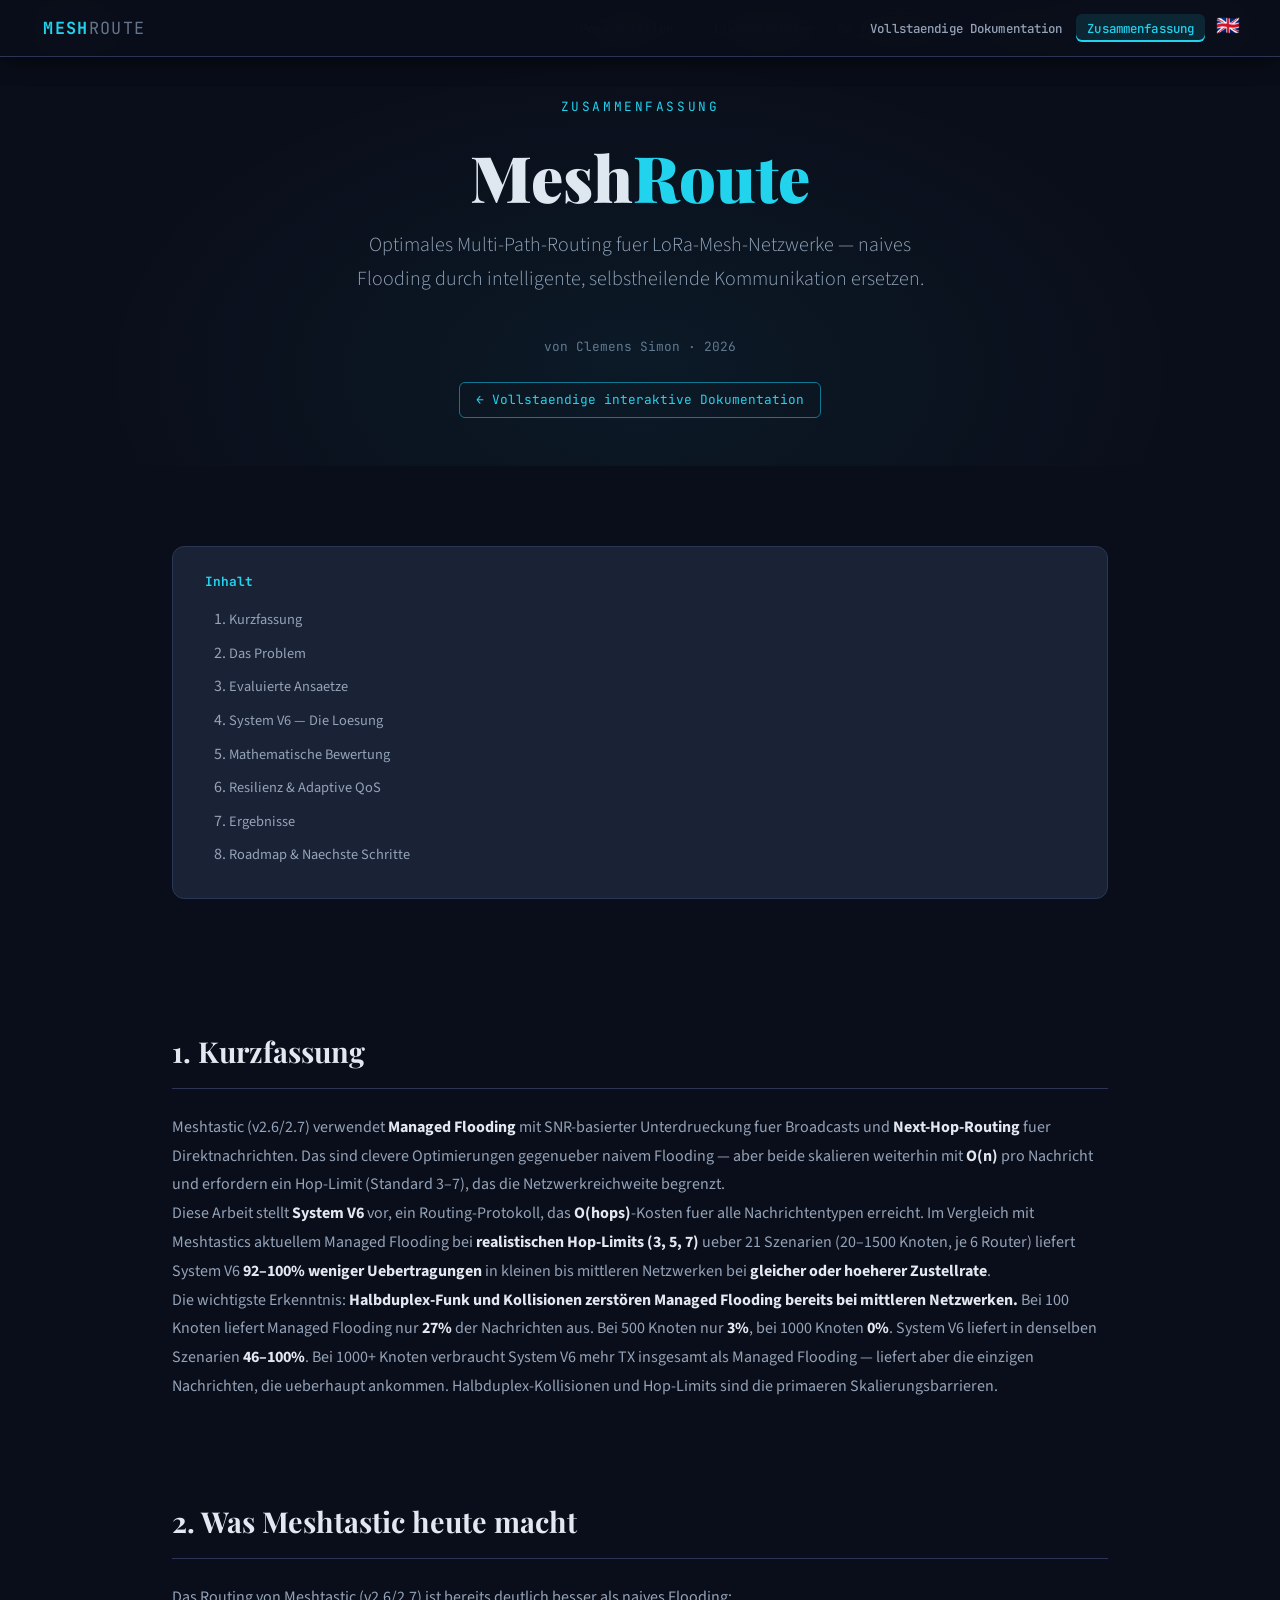
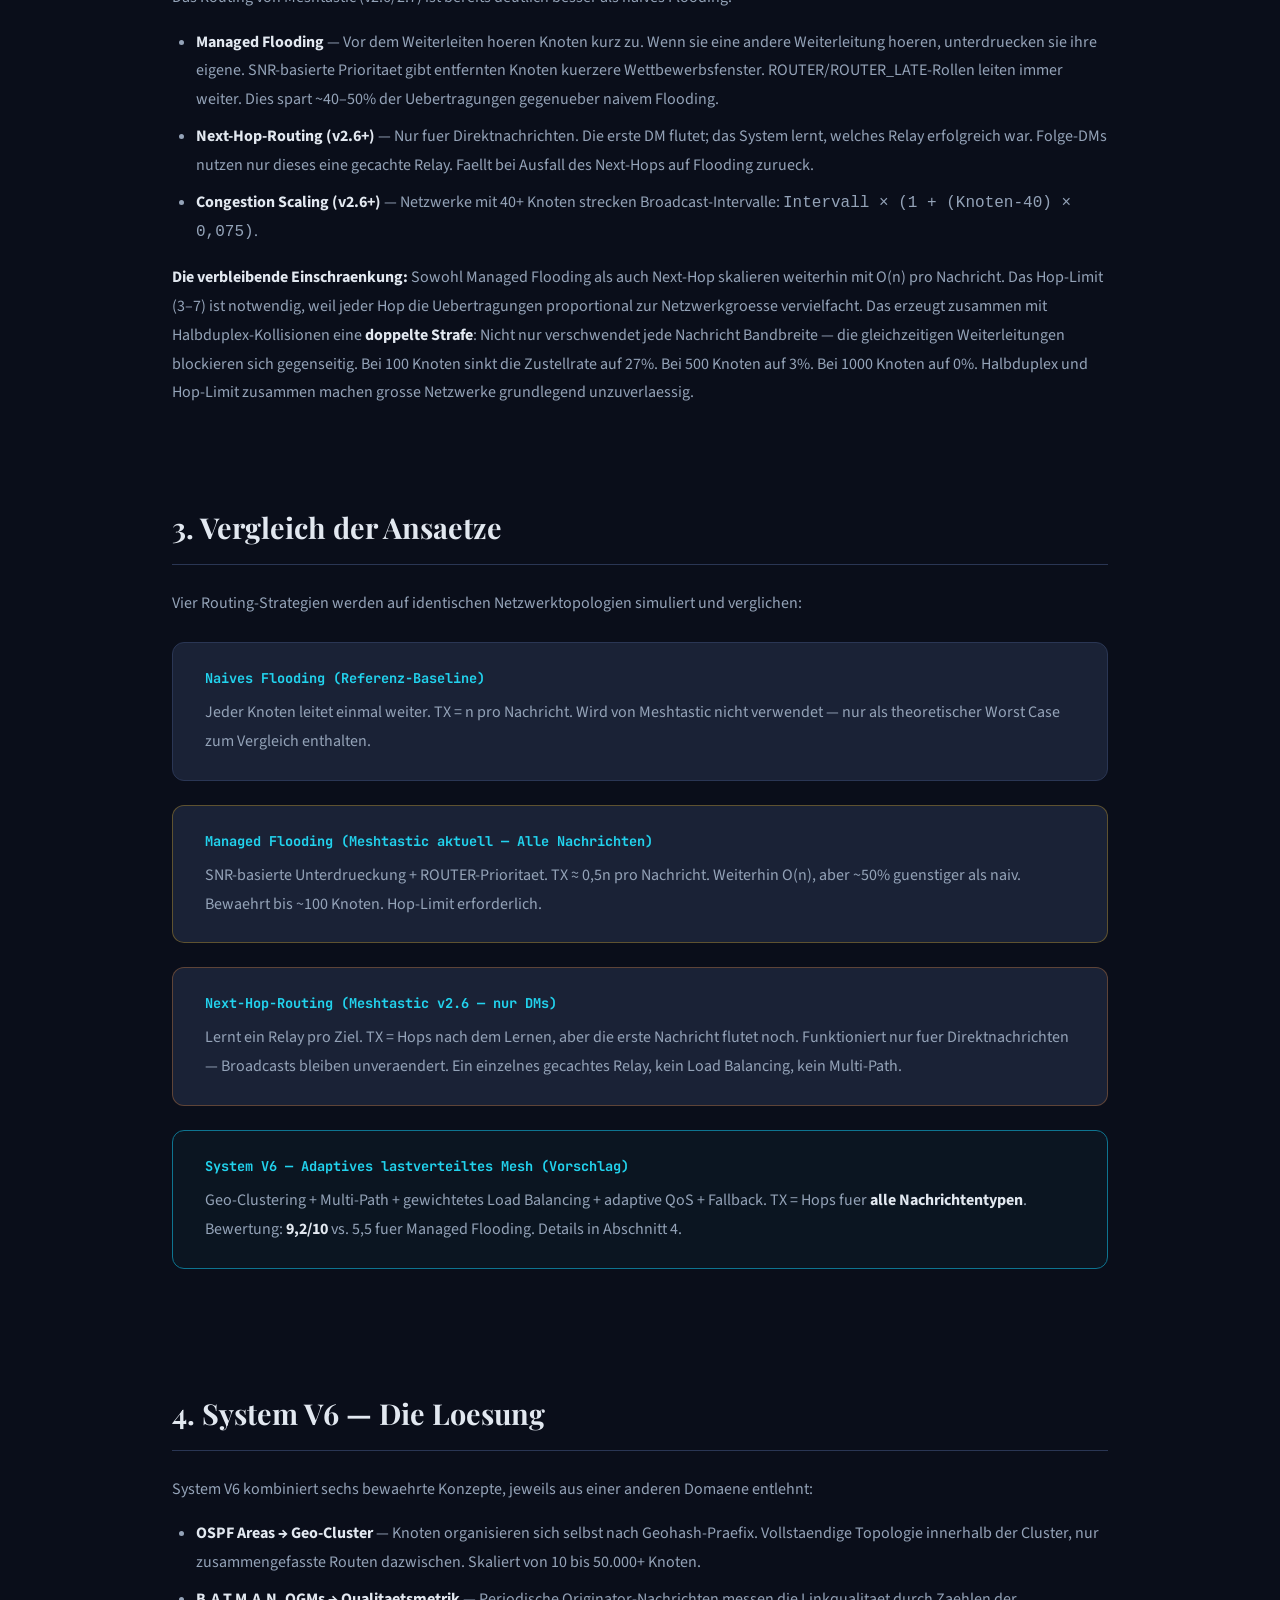
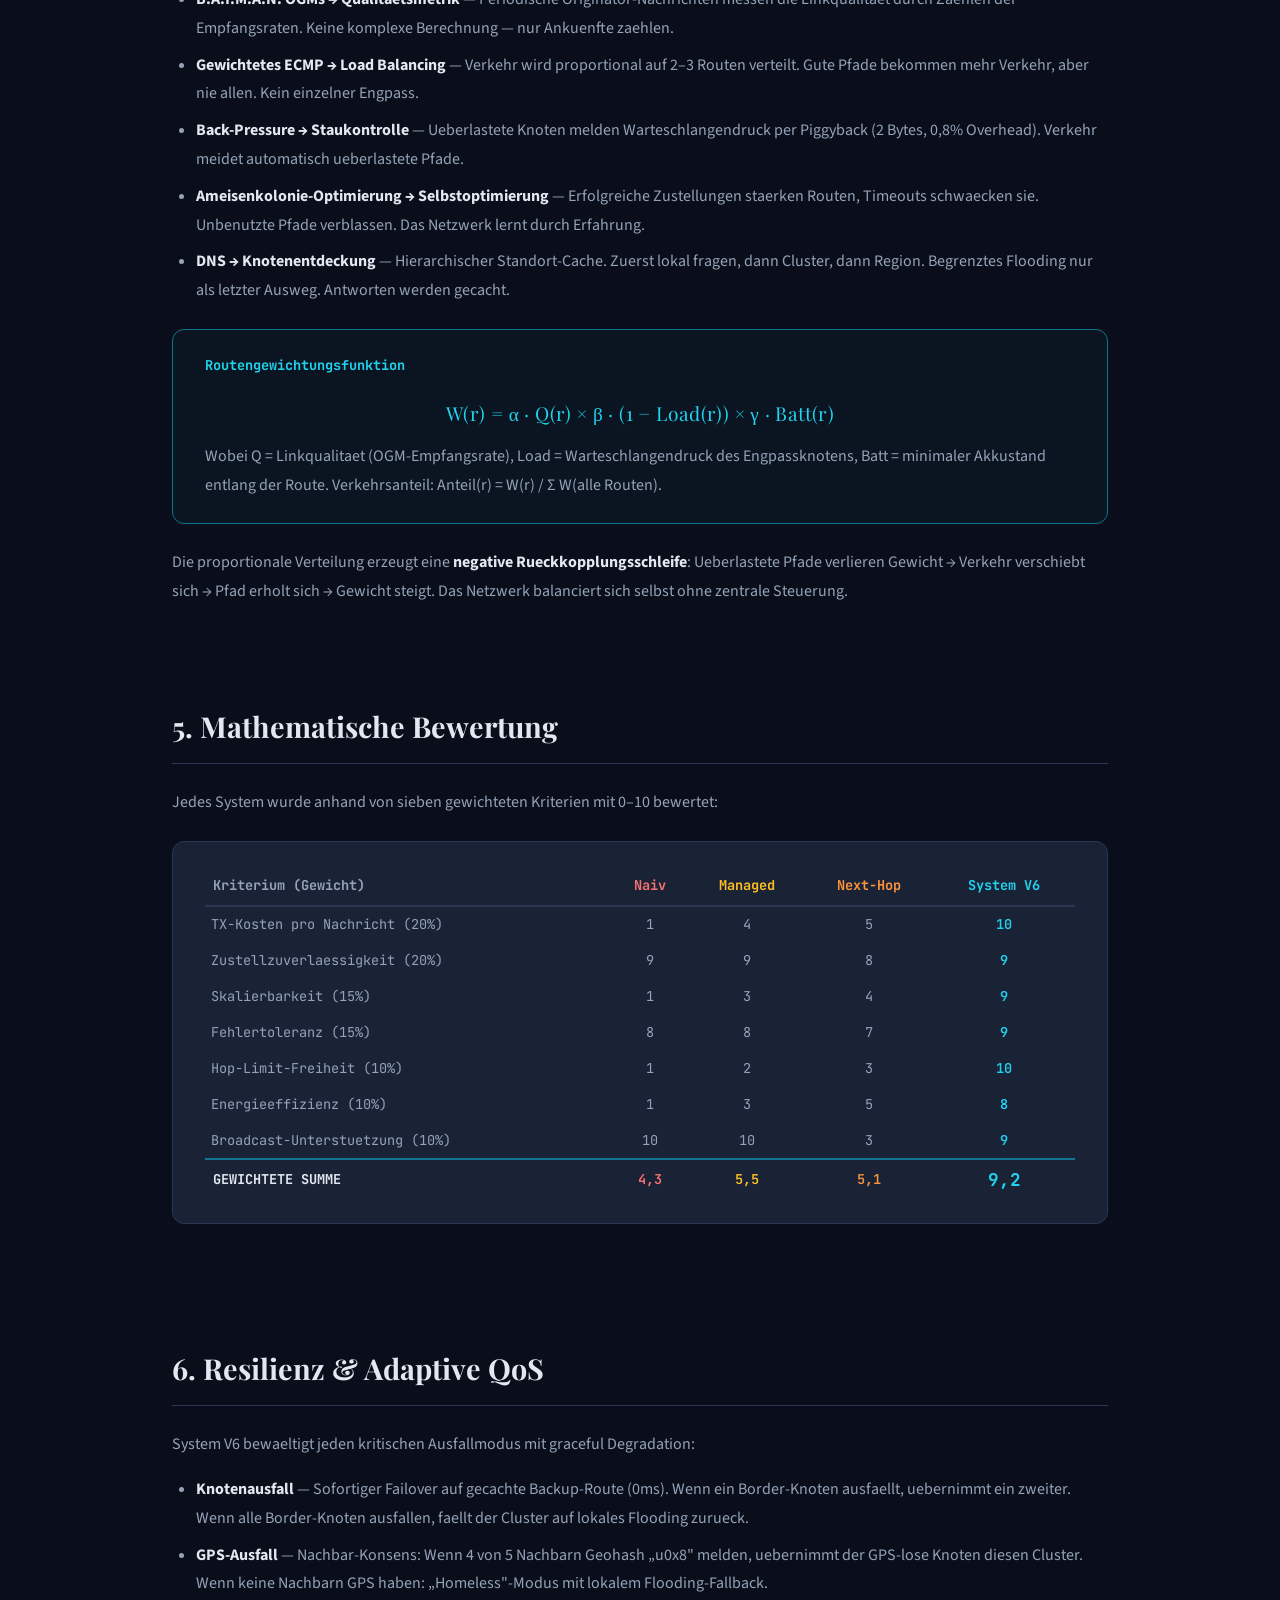
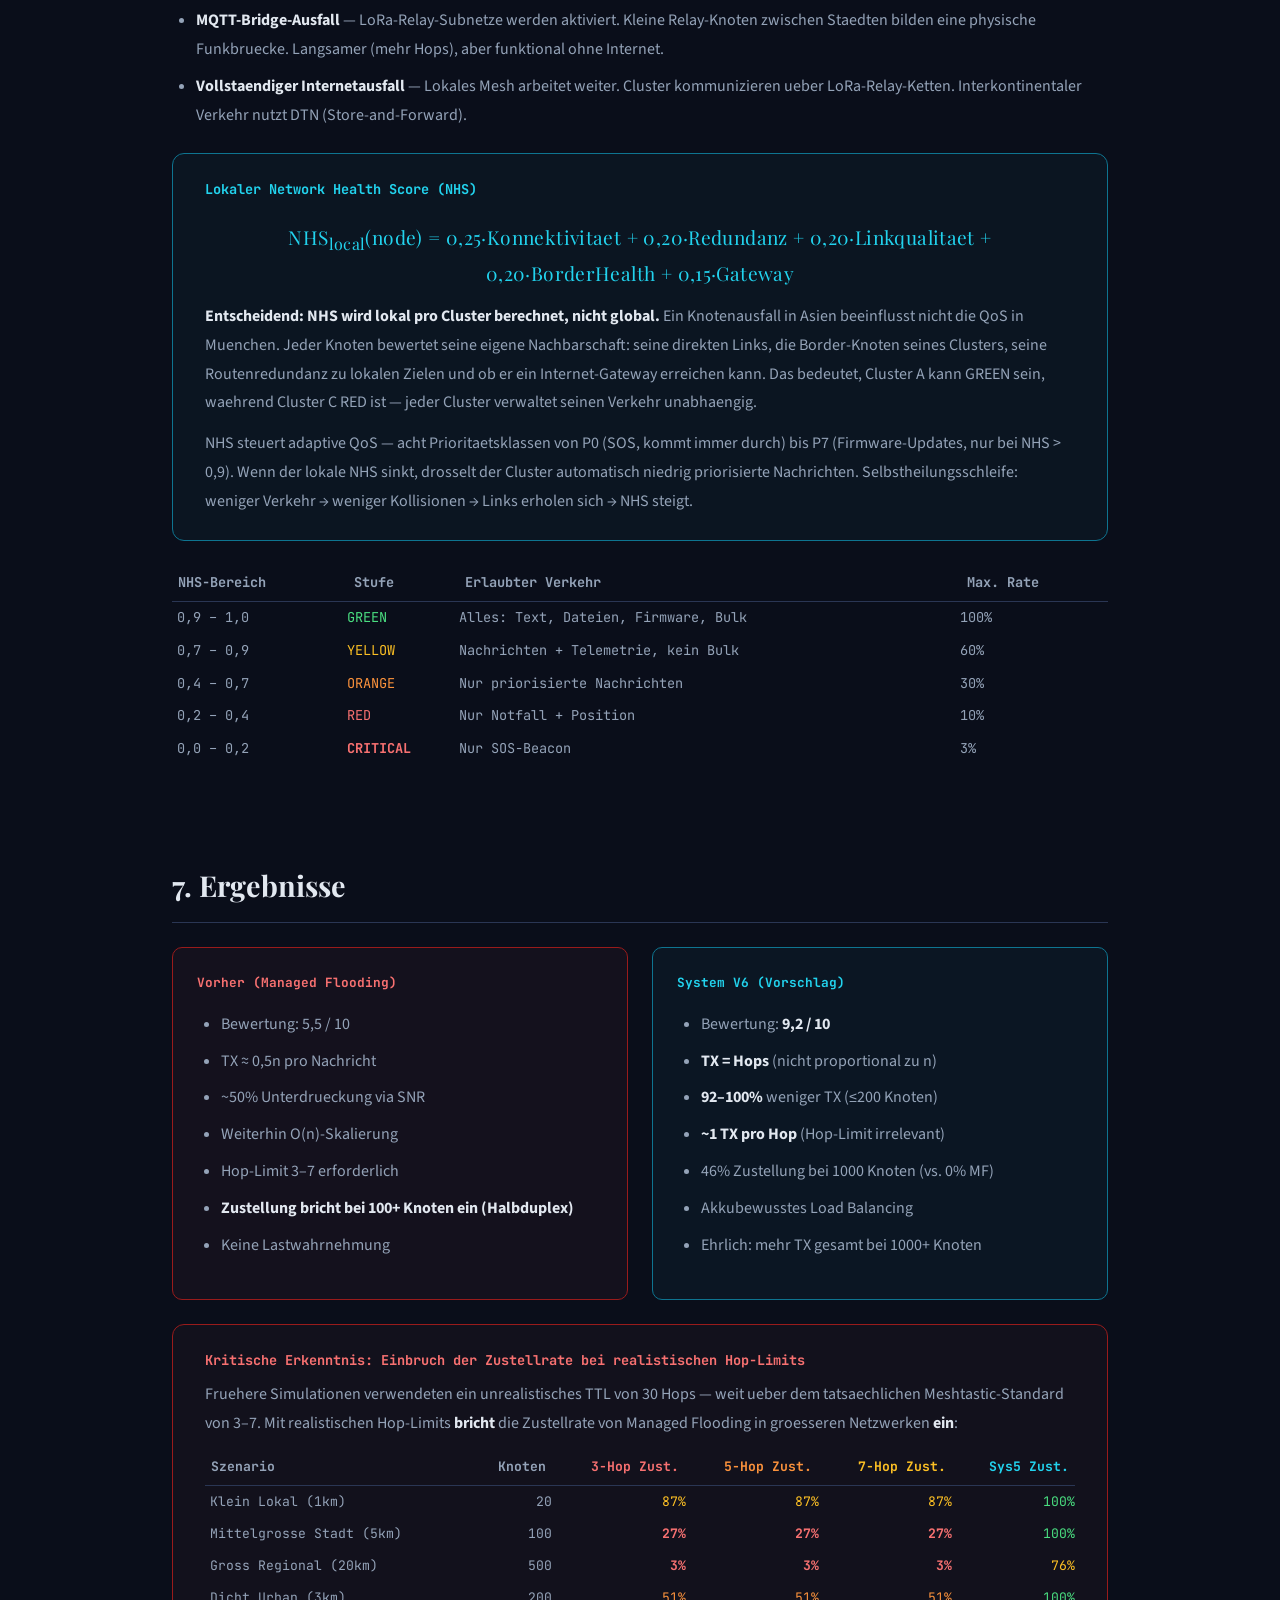
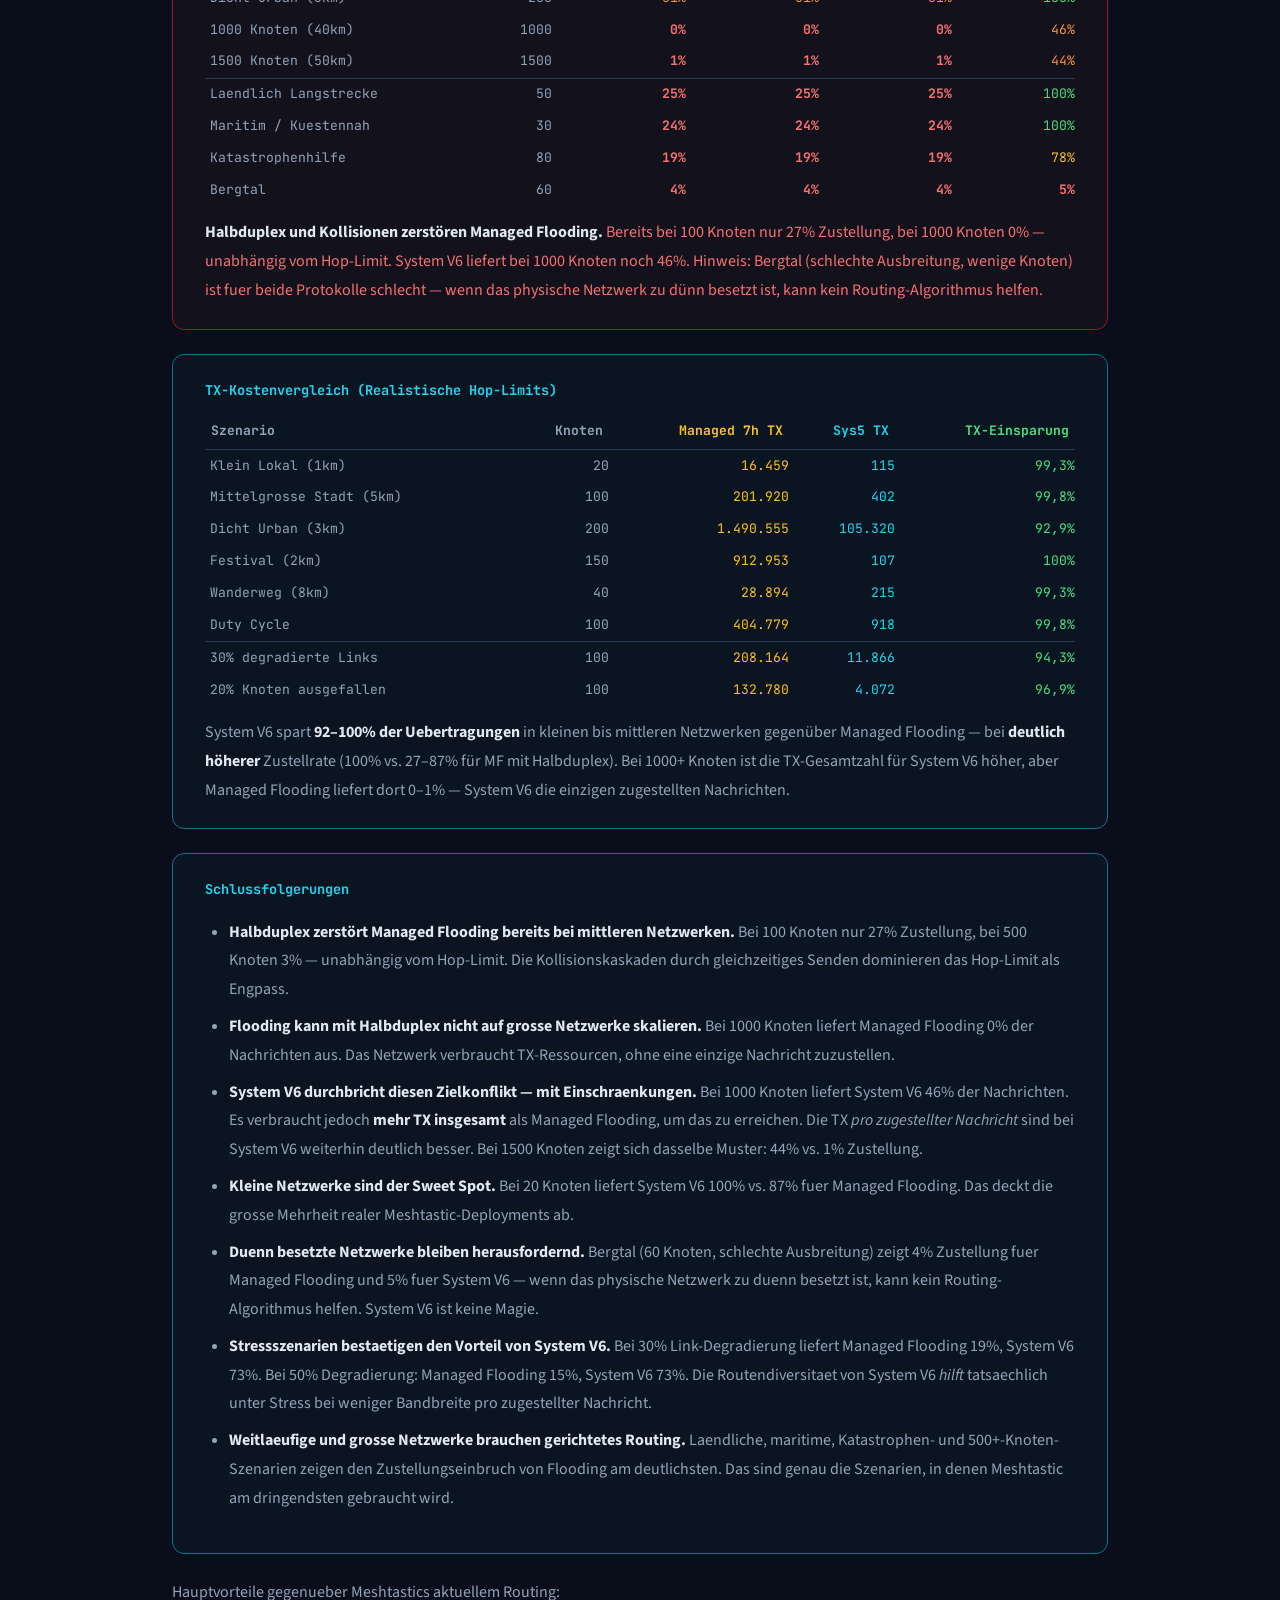
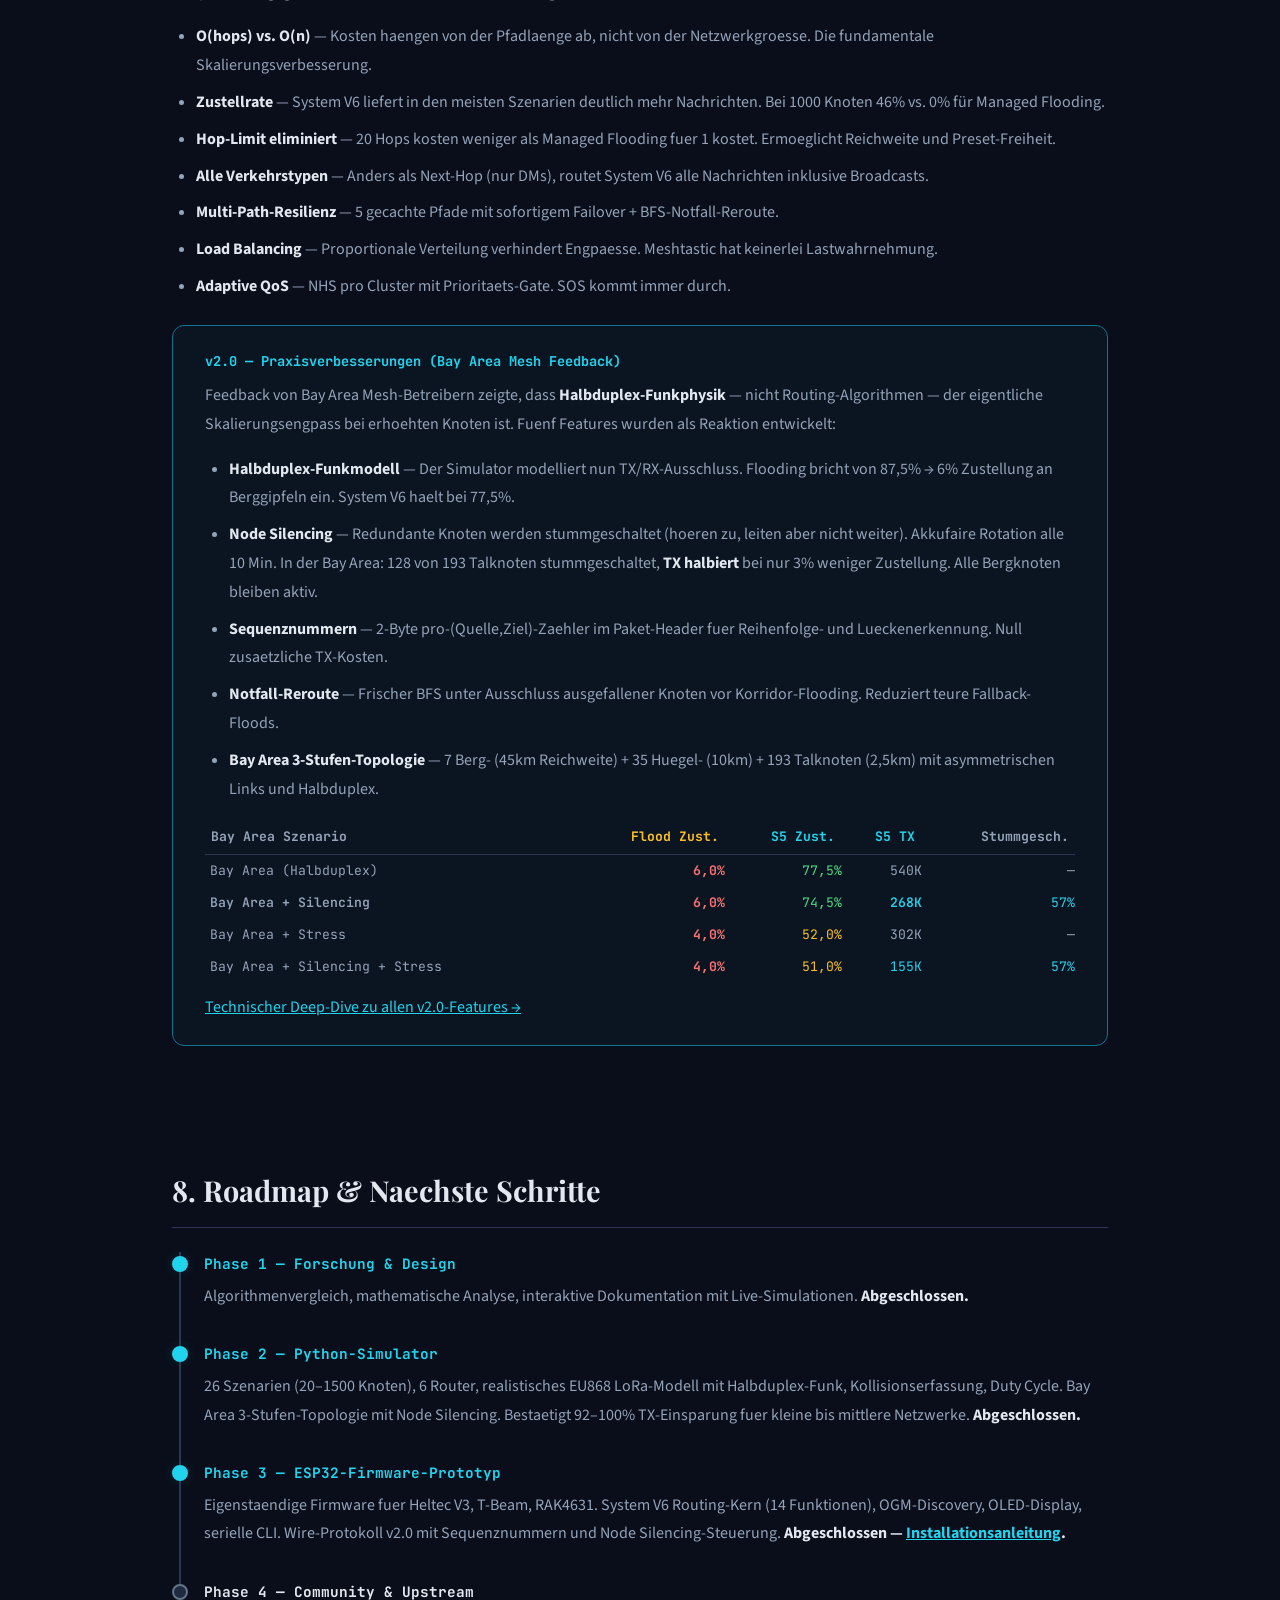
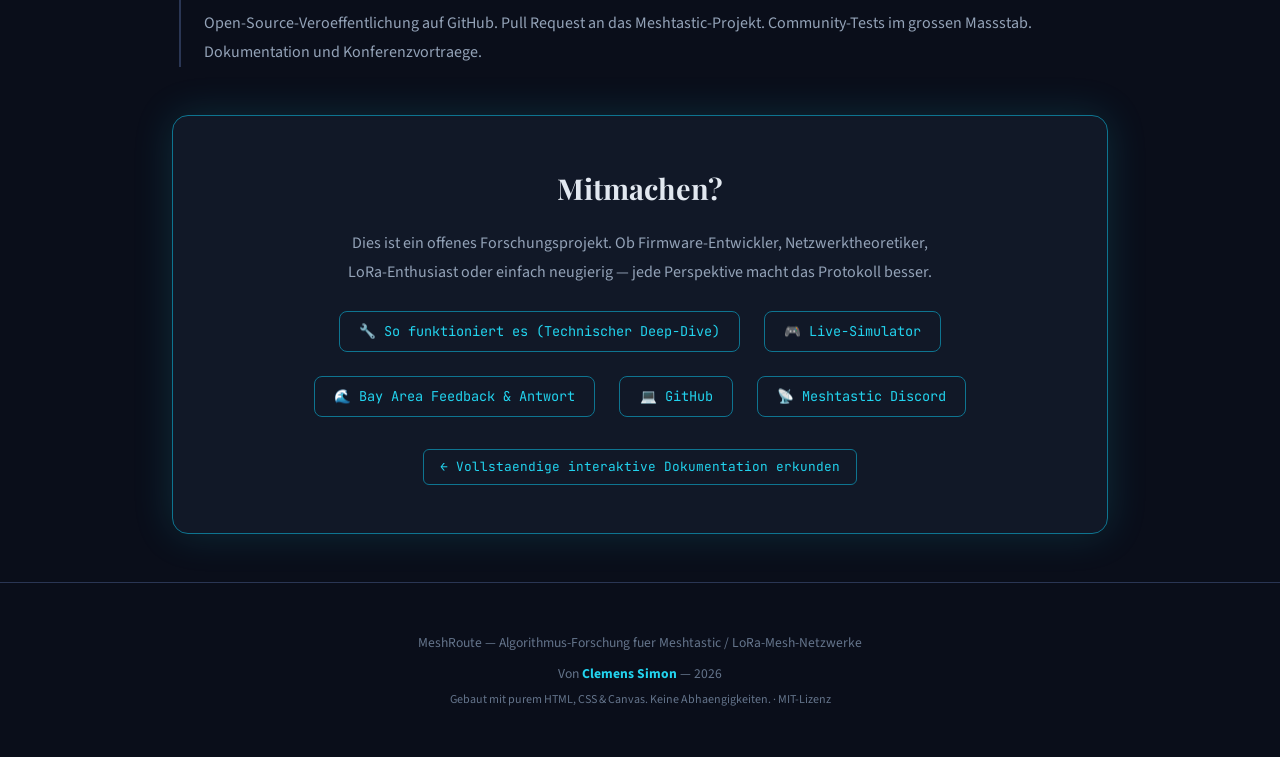
<file: de/summary.html>
<!DOCTYPE html>
<html lang="de">
<head>
<meta charset="UTF-8">
<meta name="viewport" content="width=device-width, initial-scale=1.0">
<title>MeshRoute v2.0 — Zusammenfassung</title>
<link rel="stylesheet" href="../css/styles.css">
<style>
  /* Summary page specific styles */
  .summary-hero {
    min-height: 50vh; display: flex; align-items: center; justify-content: center;
    text-align: center; padding: 6rem 2rem 3rem; position: relative;
  }
  .summary-hero::before {
    content: ''; position: absolute; inset: 0;
    background: radial-gradient(ellipse at 50% 80%, rgba(34,211,238,0.06) 0%, transparent 60%);
    pointer-events: none;
  }
  .summary-hero .hero-tag { opacity: 1; animation: none; }
  .summary-hero .hero-title { opacity: 1; animation: none; font-size: clamp(2.2rem, 5vw, 4rem); }
  .summary-hero .hero-sub { opacity: 1; animation: none; }
  .back-link {
    display: inline-flex; align-items: center; gap: 0.5rem;
    font-family: var(--font-mono); font-size: 0.8rem;
    color: var(--cyan); text-decoration: none;
    padding: 0.4rem 1rem; border: 1px solid var(--cyan-dim);
    border-radius: 6px; transition: all 0.2s; margin-top: 1.5rem;
  }
  .back-link:hover { background: var(--cyan-glow); }
  .summary-section { max-width: 1000px; margin: 0 auto; padding: 3rem 2rem; }
  .summary-section h2 {
    font-family: var(--font-display); font-size: 1.8rem; font-weight: 700;
    margin-bottom: 1.5rem; padding-bottom: 0.75rem;
    border-bottom: 1px solid var(--border);
  }
  .summary-section p, .summary-section li {
    color: var(--text-dim); font-size: 1rem; line-height: 1.8;
  }
  .summary-section ul { padding-left: 1.5rem; margin: 1rem 0; }
  .summary-section li { margin-bottom: 0.5rem; }
  .summary-section strong { color: var(--text); }
  .highlight-box {
    background: var(--bg-card); border: 1px solid var(--border);
    border-radius: 12px; padding: 1.5rem 2rem; margin: 1.5rem 0;
  }
  .highlight-box.cyan { border-color: var(--cyan-dim); background: rgba(34,211,238,0.03); }
  .highlight-box h4 {
    font-family: var(--font-mono); font-size: 0.85rem; color: var(--cyan);
    margin-bottom: 0.5rem;
  }
  .formula-inline {
    font-family: var(--font-display); font-size: 1.2rem;
    color: var(--cyan); display: block; text-align: center;
    padding: 0.75rem 0; letter-spacing: 0.02em;
  }
  .comparison-mini {
    display: grid; grid-template-columns: 1fr 1fr; gap: 1.5rem; margin: 1.5rem 0;
  }
  .comparison-mini > div { padding: 1.5rem; border-radius: 10px; }
  .comparison-mini .before {
    background: rgba(248,113,113,0.04); border: 1px solid var(--red-dim);
  }
  .comparison-mini .after {
    background: rgba(34,211,238,0.04); border: 1px solid var(--cyan-dim);
  }
  .comparison-mini h4 { font-family: var(--font-mono); font-size: 0.8rem; margin-bottom: 0.5rem; }
  .comparison-mini .before h4 { color: var(--red); }
  .comparison-mini .after h4 { color: var(--cyan); }
  @media (max-width: 768px) {
    .comparison-mini { grid-template-columns: 1fr; }
  }
  .toc {
    background: var(--bg-card); border: 1px solid var(--border);
    border-radius: 12px; padding: 1.5rem 2rem; margin: 2rem 0;
  }
  .toc h4 { font-family: var(--font-mono); font-size: 0.8rem; color: var(--cyan); margin-bottom: 0.75rem; }
  .toc ol { padding-left: 1.5rem; }
  .toc li { margin-bottom: 0.3rem; }
  .toc a { color: var(--text-dim); text-decoration: none; font-size: 0.9rem; }
  .toc a:hover { color: var(--cyan); }
</style>
</head>
<body>

<!-- NAV -->
<nav id="navbar" class="scrolled">
  <div class="nav-inner">
    <a href="index.html" class="logo">MESH<span>ROUTE</span></a>
    <ul id="nav-menu">
      <li><a href="index.html">Praesentation</a></li>
      <li class="nav-sep"></li>
      <li><a href="../simulator.html" style="color:var(--cyan)">Live-Simulator</a></li>
      <li><a href="how-it-works.html">So funktioniert es</a></li>
      <li><a href="../docs/esp-test-results.html" style="color:var(--green)">ESP32-Test</a></li>
      <li><a href="summary.html" class="active">Zusammenfassung</a></li>
      <li><a href="../summary.html" title="English" style="font-size:1.2rem;line-height:1;padding:0.2rem 0.5rem">&#x1F1EC;&#x1F1E7;</a></li>
    </ul>
  </div>
</nav>

<!-- NAV -->
<nav id="navbar" class="scrolled">
  <div class="nav-inner">
    <a href="index.html" class="logo">MESH<span>ROUTE</span></a>
    <ul>
      <li><a href="index.html">Vollstaendige Dokumentation</a></li>
      <li><a href="#abstract" class="active">Zusammenfassung</a></li>
      <li><a href="../summary.html" title="English" style="font-size:1.2rem;line-height:1;padding:0.2rem 0.5rem">&#x1F1EC;&#x1F1E7;</a></li>
    </ul>
  </div>
</nav>

<!-- HERO -->
<div class="summary-hero">
  <div>
    <div class="hero-tag">Zusammenfassung</div>
    <h1 class="hero-title">Mesh<span class="accent">Route</span></h1>
    <p class="hero-sub">Optimales Multi-Path-Routing fuer LoRa-Mesh-Netzwerke — naives Flooding durch intelligente, selbstheilende Kommunikation ersetzen.</p>
    <p style="font-family:var(--font-mono);font-size:0.8rem;color:var(--text-muted);margin-top:0.75rem">von Clemens Simon &middot; 2026</p>
    <a href="index.html" class="back-link">&#x2190; Vollstaendige interaktive Dokumentation</a>
  </div>
</div>

<!-- TABLE OF CONTENTS -->
<div class="summary-section">
  <div class="toc">
    <h4>Inhalt</h4>
    <ol>
      <li><a href="#abstract">Kurzfassung</a></li>
      <li><a href="#problem">Das Problem</a></li>
      <li><a href="#approaches">Evaluierte Ansaetze</a></li>
      <li><a href="#system5">System V6 — Die Loesung</a></li>
      <li><a href="#math">Mathematische Bewertung</a></li>
      <li><a href="#resilience">Resilienz &amp; Adaptive QoS</a></li>
      <li><a href="#results">Ergebnisse</a></li>
      <li><a href="#roadmap">Roadmap &amp; Naechste Schritte</a></li>
    </ol>
  </div>
</div>

<!-- ABSTRACT -->
<div class="summary-section" id="abstract">
  <h2>1. Kurzfassung</h2>
  <p>Meshtastic (v2.6/2.7) verwendet <strong>Managed Flooding</strong> mit SNR-basierter Unterdrueckung fuer Broadcasts und <strong>Next-Hop-Routing</strong> fuer Direktnachrichten. Das sind clevere Optimierungen gegenueber naivem Flooding — aber beide skalieren weiterhin mit <strong>O(n)</strong> pro Nachricht und erfordern ein Hop-Limit (Standard 3–7), das die Netzwerkreichweite begrenzt.</p>
  <p>Diese Arbeit stellt <strong>System V6</strong> vor, ein Routing-Protokoll, das <strong>O(hops)</strong>-Kosten fuer alle Nachrichtentypen erreicht. Im Vergleich mit Meshtastics aktuellem Managed Flooding bei <strong>realistischen Hop-Limits (3, 5, 7)</strong> ueber 21 Szenarien (20–1500 Knoten, je 6 Router) liefert System V6 <strong>92–100% weniger Uebertragungen</strong> in kleinen bis mittleren Netzwerken bei <strong>gleicher oder hoeherer Zustellrate</strong>.</p>
  <p>Die wichtigste Erkenntnis: <strong>Halbduplex-Funk und Kollisionen zerst&ouml;ren Managed Flooding bereits bei mittleren Netzwerken.</strong> Bei 100 Knoten liefert Managed Flooding nur <strong>27%</strong> der Nachrichten aus. Bei 500 Knoten nur <strong>3%</strong>, bei 1000 Knoten <strong>0%</strong>. System V6 liefert in denselben Szenarien <strong>46&ndash;100%</strong>. Bei 1000+ Knoten verbraucht System V6 mehr TX insgesamt als Managed Flooding &mdash; liefert aber die einzigen Nachrichten, die ueberhaupt ankommen. Halbduplex-Kollisionen und Hop-Limits sind die primaeren Skalierungsbarrieren.</p>
</div>

<!-- PROBLEM -->
<div class="summary-section" id="problem">
  <h2>2. Was Meshtastic heute macht</h2>
  <p>Das Routing von Meshtastic (v2.6/2.7) ist bereits deutlich besser als naives Flooding:</p>
  <ul>
    <li><strong>Managed Flooding</strong> — Vor dem Weiterleiten hoeren Knoten kurz zu. Wenn sie eine andere Weiterleitung hoeren, unterdruecken sie ihre eigene. SNR-basierte Prioritaet gibt entfernten Knoten kuerzere Wettbewerbsfenster. ROUTER/ROUTER_LATE-Rollen leiten immer weiter. Dies spart ~40–50% der Uebertragungen gegenueber naivem Flooding.</li>
    <li><strong>Next-Hop-Routing (v2.6+)</strong> — Nur fuer Direktnachrichten. Die erste DM flutet; das System lernt, welches Relay erfolgreich war. Folge-DMs nutzen nur dieses eine gecachte Relay. Faellt bei Ausfall des Next-Hops auf Flooding zurueck.</li>
    <li><strong>Congestion Scaling (v2.6+)</strong> — Netzwerke mit 40+ Knoten strecken Broadcast-Intervalle: <code>Intervall &times; (1 + (Knoten-40) &times; 0,075)</code>.</li>
  </ul>
  <p><strong>Die verbleibende Einschraenkung:</strong> Sowohl Managed Flooding als auch Next-Hop skalieren weiterhin mit O(n) pro Nachricht. Das Hop-Limit (3–7) ist notwendig, weil jeder Hop die Uebertragungen proportional zur Netzwerkgroesse vervielfacht. Das erzeugt zusammen mit Halbduplex-Kollisionen eine <strong>doppelte Strafe</strong>: Nicht nur verschwendet jede Nachricht Bandbreite &mdash; die gleichzeitigen Weiterleitungen blockieren sich gegenseitig. Bei 100 Knoten sinkt die Zustellrate auf 27%. Bei 500 Knoten auf 3%. Bei 1000 Knoten auf 0%. Halbduplex und Hop-Limit zusammen machen grosse Netzwerke grundlegend unzuverlaessig.</p>
</div>

<!-- APPROACHES -->
<div class="summary-section" id="approaches">
  <h2>3. Vergleich der Ansaetze</h2>
  <p>Vier Routing-Strategien werden auf identischen Netzwerktopologien simuliert und verglichen:</p>

  <div class="highlight-box">
    <h4>Naives Flooding (Referenz-Baseline)</h4>
    <p>Jeder Knoten leitet einmal weiter. TX = n pro Nachricht. Wird von Meshtastic nicht verwendet — nur als theoretischer Worst Case zum Vergleich enthalten.</p>
  </div>

  <div class="highlight-box" style="border-color:rgba(251,191,36,0.3)">
    <h4>Managed Flooding (Meshtastic aktuell — Alle Nachrichten)</h4>
    <p>SNR-basierte Unterdrueckung + ROUTER-Prioritaet. TX &asymp; 0,5n pro Nachricht. Weiterhin O(n), aber ~50% guenstiger als naiv. Bewaehrt bis ~100 Knoten. Hop-Limit erforderlich.</p>
  </div>

  <div class="highlight-box" style="border-color:rgba(251,146,60,0.3)">
    <h4>Next-Hop-Routing (Meshtastic v2.6 — nur DMs)</h4>
    <p>Lernt ein Relay pro Ziel. TX = Hops nach dem Lernen, aber die erste Nachricht flutet noch. Funktioniert nur fuer Direktnachrichten — Broadcasts bleiben unveraendert. Ein einzelnes gecachtes Relay, kein Load Balancing, kein Multi-Path.</p>
  </div>

  <div class="highlight-box cyan">
    <h4>System V6 — Adaptives lastverteiltes Mesh (Vorschlag)</h4>
    <p>Geo-Clustering + Multi-Path + gewichtetes Load Balancing + adaptive QoS + Fallback. TX = Hops fuer <strong>alle Nachrichtentypen</strong>. Bewertung: <strong>9,2/10</strong> vs. 5,5 fuer Managed Flooding. Details in Abschnitt 4.</p>
  </div>
</div>

<!-- SYSTEM 5 -->
<div class="summary-section" id="system5">
  <h2>4. System V6 — Die Loesung</h2>
  <p>System V6 kombiniert sechs bewaehrte Konzepte, jeweils aus einer anderen Domaene entlehnt:</p>

  <ul>
    <li><strong>OSPF Areas → Geo-Cluster</strong> — Knoten organisieren sich selbst nach Geohash-Praefix. Vollstaendige Topologie innerhalb der Cluster, nur zusammengefasste Routen dazwischen. Skaliert von 10 bis 50.000+ Knoten.</li>
    <li><strong>B.A.T.M.A.N. OGMs → Qualitaetsmetrik</strong> — Periodische Originator-Nachrichten messen die Linkqualitaet durch Zaehlen der Empfangsraten. Keine komplexe Berechnung — nur Ankuenfte zaehlen.</li>
    <li><strong>Gewichtetes ECMP → Load Balancing</strong> — Verkehr wird proportional auf 2–3 Routen verteilt. Gute Pfade bekommen mehr Verkehr, aber nie allen. Kein einzelner Engpass.</li>
    <li><strong>Back-Pressure → Staukontrolle</strong> — Ueberlastete Knoten melden Warteschlangendruck per Piggyback (2 Bytes, 0,8% Overhead). Verkehr meidet automatisch ueberlastete Pfade.</li>
    <li><strong>Ameisenkolonie-Optimierung → Selbstoptimierung</strong> — Erfolgreiche Zustellungen staerken Routen, Timeouts schwaecken sie. Unbenutzte Pfade verblassen. Das Netzwerk lernt durch Erfahrung.</li>
    <li><strong>DNS → Knotenentdeckung</strong> — Hierarchischer Standort-Cache. Zuerst lokal fragen, dann Cluster, dann Region. Begrenztes Flooding nur als letzter Ausweg. Antworten werden gecacht.</li>
  </ul>

  <div class="highlight-box cyan">
    <h4>Routengewichtungsfunktion</h4>
    <span class="formula-inline">W(r) = &alpha; &middot; Q(r) &times; &beta; &middot; (1 − Load(r)) &times; &gamma; &middot; Batt(r)</span>
    <p>Wobei Q = Linkqualitaet (OGM-Empfangsrate), Load = Warteschlangendruck des Engpassknotens, Batt = minimaler Akkustand entlang der Route. Verkehrsanteil: Anteil(r) = W(r) / &Sigma; W(alle Routen).</p>
  </div>

  <p>Die proportionale Verteilung erzeugt eine <strong>negative Rueckkopplungsschleife</strong>: Ueberlastete Pfade verlieren Gewicht → Verkehr verschiebt sich → Pfad erholt sich → Gewicht steigt. Das Netzwerk balanciert sich selbst ohne zentrale Steuerung.</p>
</div>

<!-- MATH -->
<div class="summary-section" id="math">
  <h2>5. Mathematische Bewertung</h2>
  <p>Jedes System wurde anhand von sieben gewichteten Kriterien mit 0–10 bewertet:</p>

  <div class="highlight-box">
    <table style="width:100%;border-collapse:collapse;font-family:var(--font-mono);font-size:0.85rem">
      <thead>
        <tr style="border-bottom:2px solid var(--border)">
          <th style="text-align:left;padding:0.5rem;color:var(--text-dim)">Kriterium (Gewicht)</th>
          <th style="padding:0.5rem;color:var(--red)">Naiv</th>
          <th style="padding:0.5rem;color:var(--yellow)">Managed</th>
          <th style="padding:0.5rem;color:var(--orange)">Next-Hop</th>
          <th style="padding:0.5rem;color:var(--cyan)">System V6</th>
        </tr>
      </thead>
      <tbody style="color:var(--text-dim)">
        <tr><td style="padding:0.4rem">TX-Kosten pro Nachricht (20%)</td><td style="text-align:center">1</td><td style="text-align:center">4</td><td style="text-align:center">5</td><td style="text-align:center;color:var(--cyan);font-weight:600">10</td></tr>
        <tr><td style="padding:0.4rem">Zustellzuverlaessigkeit (20%)</td><td style="text-align:center">9</td><td style="text-align:center">9</td><td style="text-align:center">8</td><td style="text-align:center;color:var(--cyan);font-weight:600">9</td></tr>
        <tr><td style="padding:0.4rem">Skalierbarkeit (15%)</td><td style="text-align:center">1</td><td style="text-align:center">3</td><td style="text-align:center">4</td><td style="text-align:center;color:var(--cyan);font-weight:600">9</td></tr>
        <tr><td style="padding:0.4rem">Fehlertoleranz (15%)</td><td style="text-align:center">8</td><td style="text-align:center">8</td><td style="text-align:center">7</td><td style="text-align:center;color:var(--cyan);font-weight:600">9</td></tr>
        <tr><td style="padding:0.4rem">Hop-Limit-Freiheit (10%)</td><td style="text-align:center">1</td><td style="text-align:center">2</td><td style="text-align:center">3</td><td style="text-align:center;color:var(--cyan);font-weight:600">10</td></tr>
        <tr><td style="padding:0.4rem">Energieeffizienz (10%)</td><td style="text-align:center">1</td><td style="text-align:center">3</td><td style="text-align:center">5</td><td style="text-align:center;color:var(--cyan);font-weight:600">8</td></tr>
        <tr><td style="padding:0.4rem">Broadcast-Unterstuetzung (10%)</td><td style="text-align:center">10</td><td style="text-align:center">10</td><td style="text-align:center">3</td><td style="text-align:center;color:var(--cyan);font-weight:600">9</td></tr>
        <tr style="border-top:2px solid var(--cyan-dim)">
          <td style="padding:0.5rem;font-weight:700;color:var(--text)">GEWICHTETE SUMME</td>
          <td style="text-align:center;font-weight:600;color:var(--red)">4,3</td>
          <td style="text-align:center;font-weight:600;color:var(--yellow)">5,5</td>
          <td style="text-align:center;font-weight:600;color:var(--orange)">5,1</td>
          <td style="text-align:center;font-weight:700;color:var(--cyan);font-size:1.1rem">9,2</td>
        </tr>
      </tbody>
    </table>
  </div>
</div>

<!-- RESILIENCE -->
<div class="summary-section" id="resilience">
  <h2>6. Resilienz &amp; Adaptive QoS</h2>
  <p>System V6 bewaeltigt jeden kritischen Ausfallmodus mit graceful Degradation:</p>

  <ul>
    <li><strong>Knotenausfall</strong> — Sofortiger Failover auf gecachte Backup-Route (0ms). Wenn ein Border-Knoten ausfaellt, uebernimmt ein zweiter. Wenn alle Border-Knoten ausfallen, faellt der Cluster auf lokales Flooding zurueck.</li>
    <li><strong>GPS-Ausfall</strong> — Nachbar-Konsens: Wenn 4 von 5 Nachbarn Geohash „u0x8" melden, uebernimmt der GPS-lose Knoten diesen Cluster. Wenn keine Nachbarn GPS haben: „Homeless"-Modus mit lokalem Flooding-Fallback.</li>
    <li><strong>MQTT-Bridge-Ausfall</strong> — LoRa-Relay-Subnetze werden aktiviert. Kleine Relay-Knoten zwischen Staedten bilden eine physische Funkbruecke. Langsamer (mehr Hops), aber funktional ohne Internet.</li>
    <li><strong>Vollstaendiger Internetausfall</strong> — Lokales Mesh arbeitet weiter. Cluster kommunizieren ueber LoRa-Relay-Ketten. Interkontinentaler Verkehr nutzt DTN (Store-and-Forward).</li>
  </ul>

  <div class="highlight-box cyan">
    <h4>Lokaler Network Health Score (NHS)</h4>
    <span class="formula-inline">NHS<sub>local</sub>(node) = 0,25·Konnektivitaet + 0,20·Redundanz + 0,20·Linkqualitaet + 0,20·BorderHealth + 0,15·Gateway</span>
    <p><strong>Entscheidend: NHS wird lokal pro Cluster berechnet, nicht global.</strong> Ein Knotenausfall in Asien beeinflusst nicht die QoS in Muenchen. Jeder Knoten bewertet seine eigene Nachbarschaft: seine direkten Links, die Border-Knoten seines Clusters, seine Routenredundanz zu lokalen Zielen und ob er ein Internet-Gateway erreichen kann. Das bedeutet, Cluster A kann GREEN sein, waehrend Cluster C RED ist — jeder Cluster verwaltet seinen Verkehr unabhaengig.</p>
    <p style="margin-top:0.75rem">NHS steuert adaptive QoS — acht Prioritaetsklassen von P0 (SOS, kommt immer durch) bis P7 (Firmware-Updates, nur bei NHS &gt; 0,9). Wenn der lokale NHS sinkt, drosselt der Cluster automatisch niedrig priorisierte Nachrichten. Selbstheilungsschleife: weniger Verkehr → weniger Kollisionen → Links erholen sich → NHS steigt.</p>
  </div>

  <div style="font-family:var(--font-mono);font-size:0.85rem;margin-top:1.5rem">
    <table style="width:100%;border-collapse:collapse">
      <thead>
        <tr style="border-bottom:1px solid var(--border)">
          <th style="text-align:left;padding:0.4rem;color:var(--text-dim)">NHS-Bereich</th>
          <th style="text-align:left;padding:0.4rem;color:var(--text-dim)">Stufe</th>
          <th style="text-align:left;padding:0.4rem;color:var(--text-dim)">Erlaubter Verkehr</th>
          <th style="text-align:left;padding:0.4rem;color:var(--text-dim)">Max. Rate</th>
        </tr>
      </thead>
      <tbody style="color:var(--text-dim)">
        <tr><td style="padding:0.3rem">0,9 – 1,0</td><td style="color:#4ade80">GREEN</td><td>Alles: Text, Dateien, Firmware, Bulk</td><td>100%</td></tr>
        <tr><td style="padding:0.3rem">0,7 – 0,9</td><td style="color:#fbbf24">YELLOW</td><td>Nachrichten + Telemetrie, kein Bulk</td><td>60%</td></tr>
        <tr><td style="padding:0.3rem">0,4 – 0,7</td><td style="color:#fb923c">ORANGE</td><td>Nur priorisierte Nachrichten</td><td>30%</td></tr>
        <tr><td style="padding:0.3rem">0,2 – 0,4</td><td style="color:#f87171">RED</td><td>Nur Notfall + Position</td><td>10%</td></tr>
        <tr><td style="padding:0.3rem">0,0 – 0,2</td><td style="color:#f87171;font-weight:700">CRITICAL</td><td>Nur SOS-Beacon</td><td>3%</td></tr>
      </tbody>
    </table>
  </div>
</div>

<!-- RESULTS -->
<div class="summary-section" id="results">
  <h2>7. Ergebnisse</h2>

  <div class="comparison-mini">
    <div class="before">
      <h4>Vorher (Managed Flooding)</h4>
      <ul>
        <li>Bewertung: 5,5 / 10</li>
        <li>TX &asymp; 0,5n pro Nachricht</li>
        <li>~50% Unterdrueckung via SNR</li>
        <li>Weiterhin O(n)-Skalierung</li>
        <li>Hop-Limit 3–7 erforderlich</li>
        <li><strong>Zustellung bricht bei 100+ Knoten ein (Halbduplex)</strong></li>
        <li>Keine Lastwahrnehmung</li>
      </ul>
    </div>
    <div class="after">
      <h4>System V6 (Vorschlag)</h4>
      <ul>
        <li>Bewertung: <strong>9,2 / 10</strong></li>
        <li><strong>TX = Hops</strong> (nicht proportional zu n)</li>
        <li><strong>92–100%</strong> weniger TX (&le;200 Knoten)</li>
        <li><strong>~1 TX pro Hop</strong> (Hop-Limit irrelevant)</li>
        <li>46% Zustellung bei 1000 Knoten (vs. 0% MF)</li>
        <li>Akkubewusstes Load Balancing</li>
        <li>Ehrlich: mehr TX gesamt bei 1000+ Knoten</li>
      </ul>
    </div>
  </div>

  <div class="highlight-box" style="border-color:var(--red-dim);background:rgba(248,113,113,0.03)">
    <h4 style="color:var(--red)">Kritische Erkenntnis: Einbruch der Zustellrate bei realistischen Hop-Limits</h4>
    <p>Fruehere Simulationen verwendeten ein unrealistisches TTL von 30 Hops — weit ueber dem tatsaechlichen Meshtastic-Standard von 3–7. Mit realistischen Hop-Limits <strong>bricht</strong> die Zustellrate von Managed Flooding in groesseren Netzwerken <strong>ein</strong>:</p>
    <table style="width:100%;border-collapse:collapse;font-family:var(--font-mono);font-size:0.82rem;margin-top:0.75rem">
      <thead>
        <tr style="border-bottom:1px solid var(--border)">
          <th style="text-align:left;padding:0.4rem;color:var(--text-dim)">Szenario</th>
          <th style="text-align:right;padding:0.4rem;color:var(--text-dim)">Knoten</th>
          <th style="text-align:right;padding:0.4rem;color:var(--red)">3-Hop Zust.</th>
          <th style="text-align:right;padding:0.4rem;color:var(--orange)">5-Hop Zust.</th>
          <th style="text-align:right;padding:0.4rem;color:var(--yellow)">7-Hop Zust.</th>
          <th style="text-align:right;padding:0.4rem;color:var(--cyan)">Sys5 Zust.</th>
        </tr>
      </thead>
      <tbody style="color:var(--text-dim)">
        <tr><td style="padding:0.3rem">Klein Lokal (1km)</td><td style="text-align:right">20</td><td style="text-align:right;color:var(--yellow)">87%</td><td style="text-align:right;color:var(--yellow)">87%</td><td style="text-align:right;color:var(--yellow)">87%</td><td style="text-align:right;color:var(--green)">100%</td></tr>
        <tr><td style="padding:0.3rem">Mittelgrosse Stadt (5km)</td><td style="text-align:right">100</td><td style="text-align:right;color:var(--red);font-weight:700">27%</td><td style="text-align:right;color:var(--red);font-weight:700">27%</td><td style="text-align:right;color:var(--red);font-weight:700">27%</td><td style="text-align:right;color:var(--green)">100%</td></tr>
        <tr><td style="padding:0.3rem">Gross Regional (20km)</td><td style="text-align:right">500</td><td style="text-align:right;color:var(--red);font-weight:700">3%</td><td style="text-align:right;color:var(--red);font-weight:700">3%</td><td style="text-align:right;color:var(--red);font-weight:700">3%</td><td style="text-align:right;color:var(--yellow)">76%</td></tr>
        <tr><td style="padding:0.3rem">Dicht Urban (3km)</td><td style="text-align:right">200</td><td style="text-align:right;color:var(--orange)">51%</td><td style="text-align:right;color:var(--orange)">51%</td><td style="text-align:right;color:var(--orange)">51%</td><td style="text-align:right;color:var(--green)">100%</td></tr>
        <tr><td style="padding:0.3rem">1000 Knoten (40km)</td><td style="text-align:right">1000</td><td style="text-align:right;color:var(--red);font-weight:700">0%</td><td style="text-align:right;color:var(--red);font-weight:700">0%</td><td style="text-align:right;color:var(--red);font-weight:700">0%</td><td style="text-align:right;color:var(--orange)">46%</td></tr>
        <tr><td style="padding:0.3rem">1500 Knoten (50km)</td><td style="text-align:right">1500</td><td style="text-align:right;color:var(--red);font-weight:700">1%</td><td style="text-align:right;color:var(--red);font-weight:700">1%</td><td style="text-align:right;color:var(--red);font-weight:700">1%</td><td style="text-align:right;color:var(--orange)">44%</td></tr>
        <tr style="border-top:1px solid var(--border)"><td style="padding:0.3rem">Laendlich Langstrecke</td><td style="text-align:right">50</td><td style="text-align:right;color:var(--red);font-weight:700">25%</td><td style="text-align:right;color:var(--red);font-weight:700">25%</td><td style="text-align:right;color:var(--red);font-weight:700">25%</td><td style="text-align:right;color:var(--green)">100%</td></tr>
        <tr><td style="padding:0.3rem">Maritim / Kuestennah</td><td style="text-align:right">30</td><td style="text-align:right;color:var(--red);font-weight:700">24%</td><td style="text-align:right;color:var(--red);font-weight:700">24%</td><td style="text-align:right;color:var(--red);font-weight:700">24%</td><td style="text-align:right;color:var(--green)">100%</td></tr>
        <tr><td style="padding:0.3rem">Katastrophenhilfe</td><td style="text-align:right">80</td><td style="text-align:right;color:var(--red);font-weight:700">19%</td><td style="text-align:right;color:var(--red);font-weight:700">19%</td><td style="text-align:right;color:var(--red);font-weight:700">19%</td><td style="text-align:right;color:var(--yellow)">78%</td></tr>
        <tr><td style="padding:0.3rem">Bergtal</td><td style="text-align:right">60</td><td style="text-align:right;color:var(--red);font-weight:700">4%</td><td style="text-align:right;color:var(--red);font-weight:700">4%</td><td style="text-align:right;color:var(--red);font-weight:700">4%</td><td style="text-align:right;color:var(--red);font-weight:700">5%</td></tr>
      </tbody>
    </table>
    <p style="margin-top:0.75rem;color:var(--red)"><strong>Halbduplex und Kollisionen zerst&ouml;ren Managed Flooding.</strong> Bereits bei 100 Knoten nur 27% Zustellung, bei 1000 Knoten 0% &mdash; unabh&auml;ngig vom Hop-Limit. System V6 liefert bei 1000 Knoten noch 46%. Hinweis: Bergtal (schlechte Ausbreitung, wenige Knoten) ist fuer beide Protokolle schlecht &mdash; wenn das physische Netzwerk zu d&uuml;nn besetzt ist, kann kein Routing-Algorithmus helfen.</p>
  </div>

  <div class="highlight-box cyan" style="margin-top:1.5rem">
    <h4>TX-Kostenvergleich (Realistische Hop-Limits)</h4>
    <table style="width:100%;border-collapse:collapse;font-family:var(--font-mono);font-size:0.82rem;margin-top:0.75rem">
      <thead>
        <tr style="border-bottom:1px solid var(--border)">
          <th style="text-align:left;padding:0.4rem;color:var(--text-dim)">Szenario</th>
          <th style="text-align:right;padding:0.4rem;color:var(--text-dim)">Knoten</th>
          <th style="text-align:right;padding:0.4rem;color:var(--yellow)">Managed 7h TX</th>
          <th style="text-align:right;padding:0.4rem;color:var(--cyan)">Sys5 TX</th>
          <th style="text-align:right;padding:0.4rem;color:var(--green)">TX-Einsparung</th>
        </tr>
      </thead>
      <tbody style="color:var(--text-dim)">
        <tr><td style="padding:0.3rem">Klein Lokal (1km)</td><td style="text-align:right">20</td><td style="text-align:right;color:var(--yellow)">16.459</td><td style="text-align:right;color:var(--cyan)">115</td><td style="text-align:right;color:var(--green)">99,3%</td></tr>
        <tr><td style="padding:0.3rem">Mittelgrosse Stadt (5km)</td><td style="text-align:right">100</td><td style="text-align:right;color:var(--yellow)">201.920</td><td style="text-align:right;color:var(--cyan)">402</td><td style="text-align:right;color:var(--green)">99,8%</td></tr>
        <tr><td style="padding:0.3rem">Dicht Urban (3km)</td><td style="text-align:right">200</td><td style="text-align:right;color:var(--yellow)">1.490.555</td><td style="text-align:right;color:var(--cyan)">105.320</td><td style="text-align:right;color:var(--green)">92,9%</td></tr>
        <tr><td style="padding:0.3rem">Festival (2km)</td><td style="text-align:right">150</td><td style="text-align:right;color:var(--yellow)">912.953</td><td style="text-align:right;color:var(--cyan)">107</td><td style="text-align:right;color:var(--green)">100%</td></tr>
        <tr><td style="padding:0.3rem">Wanderweg (8km)</td><td style="text-align:right">40</td><td style="text-align:right;color:var(--yellow)">28.894</td><td style="text-align:right;color:var(--cyan)">215</td><td style="text-align:right;color:var(--green)">99,3%</td></tr>
        <tr><td style="padding:0.3rem">Duty Cycle</td><td style="text-align:right">100</td><td style="text-align:right;color:var(--yellow)">404.779</td><td style="text-align:right;color:var(--cyan)">918</td><td style="text-align:right;color:var(--green)">99,8%</td></tr>
        <tr style="border-top:1px solid var(--border)"><td style="padding:0.3rem">30% degradierte Links</td><td style="text-align:right">100</td><td style="text-align:right;color:var(--yellow)">208.164</td><td style="text-align:right;color:var(--cyan)">11.866</td><td style="text-align:right;color:var(--green)">94,3%</td></tr>
        <tr><td style="padding:0.3rem">20% Knoten ausgefallen</td><td style="text-align:right">100</td><td style="text-align:right;color:var(--yellow)">132.780</td><td style="text-align:right;color:var(--cyan)">4.072</td><td style="text-align:right;color:var(--green)">96,9%</td></tr>
      </tbody>
    </table>
    <p style="margin-top:0.75rem">System V6 spart <strong>92&ndash;100% der Uebertragungen</strong> in kleinen bis mittleren Netzwerken gegen&uuml;ber Managed Flooding &mdash; bei <strong>deutlich h&ouml;herer</strong> Zustellrate (100% vs. 27&ndash;87% f&uuml;r MF mit Halbduplex). Bei 1000+ Knoten ist die TX-Gesamtzahl f&uuml;r System V6 h&ouml;her, aber Managed Flooding liefert dort 0&ndash;1% &mdash; System V6 die einzigen zugestellten Nachrichten.</p>
  </div>

  <div class="highlight-box" style="margin-top:1.5rem;border-color:var(--cyan-dim);background:rgba(34,211,238,0.03)">
    <h4 style="color:var(--cyan)">Schlussfolgerungen</h4>
    <ul>
      <li><strong>Halbduplex zerst&ouml;rt Managed Flooding bereits bei mittleren Netzwerken.</strong> Bei 100 Knoten nur 27% Zustellung, bei 500 Knoten 3% &mdash; unabh&auml;ngig vom Hop-Limit. Die Kollisionskaskaden durch gleichzeitiges Senden dominieren das Hop-Limit als Engpass.</li>
      <li><strong>Flooding kann mit Halbduplex nicht auf grosse Netzwerke skalieren.</strong> Bei 1000 Knoten liefert Managed Flooding 0% der Nachrichten aus. Das Netzwerk verbraucht TX-Ressourcen, ohne eine einzige Nachricht zuzustellen.</li>
      <li><strong>System V6 durchbricht diesen Zielkonflikt — mit Einschraenkungen.</strong> Bei 1000 Knoten liefert System V6 46% der Nachrichten. Es verbraucht jedoch <strong>mehr TX insgesamt</strong> als Managed Flooding, um das zu erreichen. Die TX <em>pro zugestellter Nachricht</em> sind bei System V6 weiterhin deutlich besser. Bei 1500 Knoten zeigt sich dasselbe Muster: 44% vs. 1% Zustellung.</li>
      <li><strong>Kleine Netzwerke sind der Sweet Spot.</strong> Bei 20 Knoten liefert System V6 100% vs. 87% fuer Managed Flooding. Das deckt die grosse Mehrheit realer Meshtastic-Deployments ab.</li>
      <li><strong>Duenn besetzte Netzwerke bleiben herausfordernd.</strong> Bergtal (60 Knoten, schlechte Ausbreitung) zeigt 4% Zustellung fuer Managed Flooding und 5% fuer System V6 &mdash; wenn das physische Netzwerk zu duenn besetzt ist, kann kein Routing-Algorithmus helfen. System V6 ist keine Magie.</li>
      <li><strong>Stressszenarien bestaetigen den Vorteil von System V6.</strong> Bei 30% Link-Degradierung liefert Managed Flooding 19%, System V6 73%. Bei 50% Degradierung: Managed Flooding 15%, System V6 73%. Die Routendiversitaet von System V6 <em>hilft</em> tatsaechlich unter Stress bei weniger Bandbreite pro zugestellter Nachricht.</li>
      <li><strong>Weitlaeufige und grosse Netzwerke brauchen gerichtetes Routing.</strong> Laendliche, maritime, Katastrophen- und 500+-Knoten-Szenarien zeigen den Zustellungseinbruch von Flooding am deutlichsten. Das sind genau die Szenarien, in denen Meshtastic am dringendsten gebraucht wird.</li>
    </ul>
  </div>

  <p style="margin-top:1.5rem">Hauptvorteile gegenueber Meshtastics aktuellem Routing:</p>
  <ul>
    <li><strong>O(hops) vs. O(n)</strong> — Kosten haengen von der Pfadlaenge ab, nicht von der Netzwerkgroesse. Die fundamentale Skalierungsverbesserung.</li>
    <li><strong>Zustellrate</strong> &mdash; System V6 liefert in den meisten Szenarien deutlich mehr Nachrichten. Bei 1000 Knoten 46% vs. 0% f&uuml;r Managed Flooding.</li>
    <li><strong>Hop-Limit eliminiert</strong> — 20 Hops kosten weniger als Managed Flooding fuer 1 kostet. Ermoeglicht Reichweite und Preset-Freiheit.</li>
    <li><strong>Alle Verkehrstypen</strong> — Anders als Next-Hop (nur DMs), routet System V6 alle Nachrichten inklusive Broadcasts.</li>
    <li><strong>Multi-Path-Resilienz</strong> — 5 gecachte Pfade mit sofortigem Failover + BFS-Notfall-Reroute.</li>
    <li><strong>Load Balancing</strong> — Proportionale Verteilung verhindert Engpaesse. Meshtastic hat keinerlei Lastwahrnehmung.</li>
    <li><strong>Adaptive QoS</strong> — NHS pro Cluster mit Prioritaets-Gate. SOS kommt immer durch.</li>
  </ul>

  <div class="highlight-box cyan" style="margin-top:1.5rem">
    <h4 style="color:var(--cyan)">v2.0 — Praxisverbesserungen (Bay Area Mesh Feedback)</h4>
    <p style="margin-bottom:0.8rem">Feedback von Bay Area Mesh-Betreibern zeigte, dass <strong>Halbduplex-Funkphysik</strong> — nicht Routing-Algorithmen — der eigentliche Skalierungsengpass bei erhoehten Knoten ist. Fuenf Features wurden als Reaktion entwickelt:</p>
    <ul>
      <li><strong>Halbduplex-Funkmodell</strong> — Der Simulator modelliert nun TX/RX-Ausschluss. Flooding bricht von 87,5% → 6% Zustellung an Berggipfeln ein. System V6 haelt bei 77,5%.</li>
      <li><strong>Node Silencing</strong> — Redundante Knoten werden stummgeschaltet (hoeren zu, leiten aber nicht weiter). Akkufaire Rotation alle 10 Min. In der Bay Area: 128 von 193 Talknoten stummgeschaltet, <strong>TX halbiert</strong> bei nur 3% weniger Zustellung. Alle Bergknoten bleiben aktiv.</li>
      <li><strong>Sequenznummern</strong> — 2-Byte pro-(Quelle,Ziel)-Zaehler im Paket-Header fuer Reihenfolge- und Lueckenerkennung. Null zusaetzliche TX-Kosten.</li>
      <li><strong>Notfall-Reroute</strong> — Frischer BFS unter Ausschluss ausgefallener Knoten vor Korridor-Flooding. Reduziert teure Fallback-Floods.</li>
      <li><strong>Bay Area 3-Stufen-Topologie</strong> — 7 Berg- (45km Reichweite) + 35 Huegel- (10km) + 193 Talknoten (2,5km) mit asymmetrischen Links und Halbduplex.</li>
    </ul>
    <table style="width:100%;border-collapse:collapse;font-family:var(--font-mono);font-size:0.82rem;margin-top:0.75rem">
      <thead>
        <tr style="border-bottom:1px solid var(--border)">
          <th style="text-align:left;padding:0.4rem;color:var(--text-dim)">Bay Area Szenario</th>
          <th style="text-align:right;padding:0.4rem;color:var(--yellow)">Flood Zust.</th>
          <th style="text-align:right;padding:0.4rem;color:var(--cyan)">S5 Zust.</th>
          <th style="text-align:right;padding:0.4rem;color:var(--cyan)">S5 TX</th>
          <th style="text-align:right;padding:0.4rem;color:var(--text-dim)">Stummgesch.</th>
        </tr>
      </thead>
      <tbody style="color:var(--text-dim)">
        <tr><td style="padding:0.3rem">Bay Area (Halbduplex)</td><td style="text-align:right;color:var(--red);font-weight:700">6,0%</td><td style="text-align:right;color:var(--green)">77,5%</td><td style="text-align:right">540K</td><td style="text-align:right">—</td></tr>
        <tr><td style="padding:0.3rem;font-weight:600">Bay Area + Silencing</td><td style="text-align:right;color:var(--red);font-weight:700">6,0%</td><td style="text-align:right;color:var(--green)">74,5%</td><td style="text-align:right;color:var(--cyan);font-weight:600">268K</td><td style="text-align:right;color:var(--cyan)">57%</td></tr>
        <tr><td style="padding:0.3rem">Bay Area + Stress</td><td style="text-align:right;color:var(--red);font-weight:700">4,0%</td><td style="text-align:right;color:var(--yellow)">52,0%</td><td style="text-align:right">302K</td><td style="text-align:right">—</td></tr>
        <tr><td style="padding:0.3rem">Bay Area + Silencing + Stress</td><td style="text-align:right;color:var(--red);font-weight:700">4,0%</td><td style="text-align:right;color:var(--yellow)">51,0%</td><td style="text-align:right;color:var(--cyan)">155K</td><td style="text-align:right;color:var(--cyan)">57%</td></tr>
      </tbody>
    </table>
    <p style="margin-top:0.6rem"><a href="how-it-works.html#silencing" style="color:var(--cyan)">Technischer Deep-Dive zu allen v2.0-Features →</a></p>
  </div>
</div>

<!-- ROADMAP -->
<div class="summary-section" id="roadmap">
  <h2>8. Roadmap &amp; Naechste Schritte</h2>

  <div class="concl-roadmap">
    <div class="concl-timeline">
      <div class="concl-phase done">
        <div class="concl-phase-marker"></div>
        <div class="concl-phase-content">
          <h4>Phase 1 — Forschung &amp; Design</h4>
          <p>Algorithmenvergleich, mathematische Analyse, interaktive Dokumentation mit Live-Simulationen. <strong>Abgeschlossen.</strong></p>
        </div>
      </div>
      <div class="concl-phase done">
        <div class="concl-phase-marker"></div>
        <div class="concl-phase-content">
          <h4>Phase 2 — Python-Simulator</h4>
          <p>26 Szenarien (20–1500 Knoten), 6 Router, realistisches EU868 LoRa-Modell mit Halbduplex-Funk, Kollisionserfassung, Duty Cycle. Bay Area 3-Stufen-Topologie mit Node Silencing. Bestaetigt 92–100% TX-Einsparung fuer kleine bis mittlere Netzwerke. <strong>Abgeschlossen.</strong></p>
        </div>
      </div>
      <div class="concl-phase done">
        <div class="concl-phase-marker"></div>
        <div class="concl-phase-content">
          <h4>Phase 3 — ESP32-Firmware-Prototyp</h4>
          <p>Eigenstaendige Firmware fuer Heltec V3, T-Beam, RAK4631. System V6 Routing-Kern (14 Funktionen), OGM-Discovery, OLED-Display, serielle CLI. Wire-Protokoll v2.0 mit Sequenznummern und Node Silencing-Steuerung. <strong>Abgeschlossen — <a href="../firmware/README.md" style="color:var(--cyan)">Installationsanleitung</a>.</strong></p>
        </div>
      </div>
      <div class="concl-phase">
        <div class="concl-phase-marker"></div>
        <div class="concl-phase-content">
          <h4>Phase 4 — Community &amp; Upstream</h4>
          <p>Open-Source-Veroeffentlichung auf GitHub. Pull Request an das Meshtastic-Projekt. Community-Tests im grossen Massstab. Dokumentation und Konferenzvortraege.</p>
        </div>
      </div>
    </div>
  </div>

  <!-- Call to Action -->
  <div class="concl-cta" style="margin-top:3rem">
    <h3>Mitmachen?</h3>
    <p>Dies ist ein offenes Forschungsprojekt. Ob Firmware-Entwickler, Netzwerktheoretiker, LoRa-Enthusiast oder einfach neugierig — jede Perspektive macht das Protokoll besser.</p>
    <div class="concl-cta-links">
      <a href="how-it-works.html" class="concl-cta-item" style="text-decoration:none">&#x1F527; So funktioniert es (Technischer Deep-Dive)</a>
      <a href="../simulator.html" class="concl-cta-item" style="text-decoration:none">&#x1F3AE; Live-Simulator</a>
      <a href="../docs/bay-area-feedback-response.md" class="concl-cta-item" style="text-decoration:none">&#x1F30A; Bay Area Feedback &amp; Antwort</a>
      <a href="https://github.com/ClemensSimon/MeshRoute" class="concl-cta-item" style="text-decoration:none" target="_blank" rel="noopener">&#x1F4BB; GitHub</a>
      <a href="https://discord.com/invite/meshtastic" class="concl-cta-item" style="text-decoration:none" target="_blank" rel="noopener">&#x1F4E1; Meshtastic Discord</a>
    </div>
    <a href="index.html" class="back-link" style="margin-top:2rem">&#x2190; Vollstaendige interaktive Dokumentation erkunden</a>
  </div>
</div>

<footer>
  <p>MeshRoute — Algorithmus-Forschung fuer Meshtastic / LoRa-Mesh-Netzwerke</p>
  <p style="margin-top:0.5rem">Von <strong style="color:var(--cyan)">Clemens Simon</strong> — 2026</p>
  <p style="margin-top:0.3rem;font-size:0.75rem">Gebaut mit purem HTML, CSS &amp; Canvas. Keine Abhaengigkeiten. &middot; MIT-Lizenz</p>
</footer>

</body>
</html>
</file>
<file: css/styles.css>
@import url('https://fonts.googleapis.com/css2?family=JetBrains+Mono:wght@300;400;500;600;700&family=Playfair+Display:wght@400;600;700;900&family=Source+Sans+3:wght@300;400;500;600;700&display=swap');

:root {
  --bg-deep: #0a0e1a;
  --bg-surface: #111827;
  --bg-card: #1a2236;
  --bg-elevated: #1f2a42;
  --cyan: #22d3ee;
  --cyan-dim: #0e7490;
  --cyan-glow: rgba(34, 211, 238, 0.15);
  --teal: #2dd4bf;
  --orange: #fb923c;
  --orange-dim: #c2410c;
  --red: #f87171;
  --red-dim: #991b1b;
  --green: #4ade80;
  --green-dim: #166534;
  --yellow: #fbbf24;
  --purple: #a78bfa;
  --text: #e2e8f0;
  --text-dim: #94a3b8;
  --text-muted: #64748b;
  --border: #2a3654;
  --font-display: 'Playfair Display', Georgia, serif;
  --font-body: 'Source Sans 3', system-ui, sans-serif;
  --font-mono: 'JetBrains Mono', monospace;
}

*, *::before, *::after { margin: 0; padding: 0; box-sizing: border-box; }

html { scroll-behavior: smooth; scrollbar-color: var(--cyan-dim) var(--bg-deep); }
body {
  background: var(--bg-deep);
  color: var(--text);
  font-family: var(--font-body);
  font-size: 17px;
  line-height: 1.7;
  overflow-x: hidden;
}

::selection { background: var(--cyan); color: var(--bg-deep); }

/* === NAV === */
nav {
  position: fixed; top: 0; left: 0; right: 0; z-index: 1000;
  background: rgba(10, 14, 26, 0.75);
  backdrop-filter: blur(24px) saturate(1.4);
  -webkit-backdrop-filter: blur(24px) saturate(1.4);
  border-bottom: 1px solid rgba(42, 54, 84, 0.4);
  padding: 0 2rem;
  transition: all 0.4s ease;
}
nav.scrolled {
  background: rgba(10, 14, 26, 0.95);
  border-bottom-color: var(--border);
  box-shadow: 0 4px 24px rgba(0,0,0,0.3);
}
nav .nav-inner {
  max-width: 1400px; margin: 0 auto;
  display: flex; align-items: center; justify-content: space-between;
  height: 56px;
}
nav .logo {
  font-family: var(--font-mono); font-weight: 700; font-size: 1.05rem;
  color: var(--cyan); letter-spacing: 0.08em;
  text-decoration: none;
  text-transform: uppercase;
  transition: color 0.2s;
}
nav .logo:hover { color: #fff; }
nav .logo span { color: var(--text-muted); font-weight: 400; }
nav ul { list-style: none; display: flex; gap: 0.15rem; align-items: center; }
nav .nav-sep {
  width: 1px; height: 16px;
  background: linear-gradient(to bottom, transparent, var(--border), transparent);
  margin: 0 0.4rem;
}
nav a {
  color: var(--text-dim); text-decoration: none; font-size: 0.78rem;
  font-weight: 500; padding: 0.35rem 0.7rem; border-radius: 6px;
  transition: all 0.2s ease; font-family: var(--font-mono);
  letter-spacing: 0.01em;
  position: relative;
}
nav a:hover {
  color: var(--cyan);
  background: rgba(34, 211, 238, 0.08);
}
nav a.active {
  color: var(--cyan);
  background: rgba(34, 211, 238, 0.12);
  box-shadow: inset 0 -2px 0 var(--cyan);
}
/* Special colored links in nav */
nav a[style*="color:var(--cyan)"] { opacity: 0.9; }
nav a[style*="color:var(--cyan)"]:hover { opacity: 1; background: rgba(34, 211, 238, 0.12); }
nav a[style*="color:var(--green)"] { opacity: 0.9; }
nav a[style*="color:var(--green)"]:hover { opacity: 1; background: rgba(74, 222, 128, 0.1); }
/* Language flag link */
nav a[title="Deutsch"], nav a[title="English"] {
  border-radius: 4px;
  padding: 0.2rem 0.4rem;
  transition: transform 0.2s ease, background 0.2s;
}
nav a[title="Deutsch"]:hover, nav a[title="English"]:hover {
  transform: scale(1.15);
  background: rgba(255,255,255,0.08);
}

/* === HERO === */
#hero {
  position: relative; min-height: 100vh;
  display: flex; align-items: center; justify-content: center;
  overflow: hidden;
}
#hero-canvas {
  position: absolute; inset: 0; width: 100%; height: 100%; opacity: 0.4;
}
.hero-content {
  position: relative; z-index: 2; text-align: center;
  max-width: 900px; padding: 2rem;
}
.hero-tag {
  font-family: var(--font-mono); font-size: 0.8rem; color: var(--cyan);
  letter-spacing: 0.2em; text-transform: uppercase; margin-bottom: 1.5rem;
  opacity: 0; animation: fadeUp 0.8s 0.3s forwards;
}
.hero-title {
  font-family: var(--font-display); font-size: clamp(2.8rem, 6vw, 5.5rem);
  font-weight: 900; line-height: 1.1; margin-bottom: 1rem;
  opacity: 0; animation: fadeUp 0.8s 0.5s forwards;
}
.hero-title .accent { color: var(--cyan); }
.hero-sub {
  font-size: 1.25rem; color: var(--text-dim); max-width: 600px;
  margin: 0 auto 2.5rem; font-weight: 300;
  opacity: 0; animation: fadeUp 0.8s 0.7s forwards;
}
.hero-badges {
  display: flex; gap: 1rem; justify-content: center; flex-wrap: wrap;
  opacity: 0; animation: fadeUp 0.8s 0.9s forwards;
}
.badge {
  font-family: var(--font-mono); font-size: 0.75rem; padding: 0.4rem 1rem;
  border: 1px solid var(--border); border-radius: 100px; color: var(--text-dim);
}
.badge.active { border-color: var(--cyan-dim); color: var(--cyan); background: var(--cyan-glow); }

@keyframes fadeUp {
  from { opacity: 0; transform: translateY(20px); }
  to { opacity: 1; transform: translateY(0); }
}

/* === SECTIONS === */
section {
  max-width: 1200px; margin: 0 auto;
  padding: 3rem 2rem;
}
.section-tag {
  font-family: var(--font-mono); font-size: 0.75rem; color: var(--cyan);
  letter-spacing: 0.15em; text-transform: uppercase; margin-bottom: 0.75rem;
}
.section-title {
  font-family: var(--font-display); font-size: clamp(2rem, 4vw, 3rem);
  font-weight: 700; margin-bottom: 1rem; line-height: 1.2;
}
.section-desc {
  color: var(--text-dim); font-size: 1.1rem; max-width: 700px;
  margin-bottom: 2rem; font-weight: 300;
}

/* === PROBLEM SECTION === */
.problem-grid {
  display: grid; grid-template-columns: repeat(auto-fit, minmax(300px, 1fr));
  gap: 1.5rem;
}
.problem-card {
  background: var(--bg-card); border: 1px solid var(--border);
  border-radius: 12px; padding: 2rem;
  transition: all 0.3s;
}
.problem-card:hover { border-color: var(--red-dim); transform: translateY(-2px); }
.problem-card .icon {
  width: 48px; height: 48px; border-radius: 10px;
  display: flex; align-items: center; justify-content: center;
  font-size: 1.4rem; margin-bottom: 1rem;
  background: rgba(248, 113, 113, 0.1); color: var(--red);
}
.problem-card h3 { font-family: var(--font-mono); font-size: 1rem; margin-bottom: 0.5rem; }
.problem-card p { color: var(--text-dim); font-size: 0.95rem; }

/* === ALGORITHM CARDS === */
.algo-section {
  margin-bottom: 2.5rem;
  padding: 2rem;
  background: var(--bg-surface);
  border: 1px solid var(--border);
  border-radius: 16px;
  position: relative;
  overflow: hidden;
}
.algo-section::before {
  content: '';
  position: absolute; top: 0; left: 0; right: 0; height: 3px;
}
.algo-section.flood::before { background: linear-gradient(90deg, var(--red), var(--orange)); }
.algo-section.tree::before { background: linear-gradient(90deg, var(--yellow), var(--orange)); }
.algo-section.multi::before { background: linear-gradient(90deg, var(--green), var(--teal)); }
.algo-section.geo::before { background: linear-gradient(90deg, var(--purple), var(--cyan)); }
.algo-section.winner::before { background: linear-gradient(90deg, var(--cyan), var(--teal), var(--green)); }
.algo-section.winner { border-color: var(--cyan-dim); box-shadow: 0 0 60px var(--cyan-glow); }

.algo-header {
  display: flex; align-items: center; gap: 1rem; margin-bottom: 0.5rem;
}
.algo-number {
  font-family: var(--font-mono); font-size: 0.75rem;
  padding: 0.2rem 0.6rem; border-radius: 4px;
  background: var(--bg-elevated); color: var(--text-muted);
}
.algo-section.winner .algo-number { background: var(--cyan-dim); color: #fff; }
.algo-name {
  font-family: var(--font-display); font-size: 1.8rem; font-weight: 700;
}
.algo-subtitle {
  color: var(--text-dim); font-size: 1rem; margin-bottom: 2rem;
  max-width: 600px;
}

.algo-body {
  display: grid; grid-template-columns: 1fr 1fr; gap: 2.5rem;
  align-items: start;
}
@media (max-width: 900px) { .algo-body { grid-template-columns: 1fr; } }

.algo-canvas-wrap {
  position: relative; border-radius: 12px; overflow: hidden;
  background: rgba(0,0,0,0.3); border: 1px solid var(--border);
  aspect-ratio: 4/3;
}
.algo-canvas { width: 100%; height: 100%; display: block; }
.canvas-label {
  position: absolute; bottom: 8px; right: 10px;
  font-family: var(--font-mono); font-size: 0.65rem;
  color: var(--text-muted); opacity: 0.6;
}
.algo-details h4 {
  font-family: var(--font-mono); font-size: 0.85rem;
  color: var(--cyan); margin-bottom: 0.5rem; margin-top: 1.5rem;
}
.algo-details h4:first-child { margin-top: 0; }
.algo-details p, .algo-details li {
  color: var(--text-dim); font-size: 0.95rem;
}
.algo-details ul { padding-left: 1.2rem; }
.algo-details li { margin-bottom: 0.3rem; }

.pro-con { display: flex; gap: 1.5rem; margin-top: 1rem; }
.pro, .con {
  flex: 1; padding: 1rem; border-radius: 8px; font-size: 0.85rem;
}
.pro {
  background: rgba(74, 222, 128, 0.06); border: 1px solid var(--green-dim);
}
.con {
  background: rgba(248, 113, 113, 0.06); border: 1px solid var(--red-dim);
}
.pro h5 { color: var(--green); font-family: var(--font-mono); font-size: 0.75rem; margin-bottom: 0.4rem; }
.con h5 { color: var(--red); font-family: var(--font-mono); font-size: 0.75rem; margin-bottom: 0.4rem; }
.pro li, .con li { color: var(--text-dim); font-size: 0.82rem; margin-bottom: 0.2rem; }

/* === MATH SECTION === */
#math .formula-cards-grid {
  display: grid; grid-template-columns: 1fr 1fr; gap: 1rem;
}
.formula-card {
  background: var(--bg-card); border: 1px solid var(--border);
  border-radius: 12px; padding: 1.5rem; margin-bottom: 0;
}
.formula-card h4 {
  font-family: var(--font-mono); font-size: 0.8rem; color: var(--cyan);
  margin-bottom: 1rem; letter-spacing: 0.1em;
}
.formula {
  font-family: var(--font-display); font-size: 1.2rem;
  color: var(--text); text-align: center; padding: 1rem 0;
  letter-spacing: 0.02em;
}
.formula .var { color: var(--cyan); font-style: italic; }
.formula .op { color: var(--text-muted); }
.formula-desc {
  color: var(--text-dim); font-size: 0.85rem; margin-top: 0.75rem;
  border-top: 1px solid var(--border); padding-top: 0.75rem;
}

/* === COMPARISON TABLE === */
.comparison-wrap { overflow-x: auto; margin: 2rem 0; }
.comparison-table {
  width: 100%; border-collapse: collapse; font-size: 0.9rem;
  font-family: var(--font-mono);
}
.comparison-table th, .comparison-table td {
  padding: 0.75rem 1rem; text-align: center;
  border-bottom: 1px solid var(--border);
}
.comparison-table thead th {
  background: var(--bg-elevated); color: var(--text-dim);
  font-size: 0.75rem; letter-spacing: 0.05em; text-transform: uppercase;
  position: sticky; top: 0;
}
.comparison-table thead th:first-child { text-align: left; }
.comparison-table tbody td:first-child {
  text-align: left; font-weight: 600; color: var(--text);
}
.comparison-table .winner-row { background: rgba(34, 211, 238, 0.05); }
.comparison-table .winner-row td {
  color: var(--cyan); font-weight: 600;
  border-bottom-color: var(--cyan-dim);
}

/* === BAR CHART === */
.bar-chart {
  display: flex; align-items: flex-end; gap: 2rem;
  height: 300px; padding: 2rem 0;
  border-bottom: 2px solid var(--border);
  justify-content: center;
}
.bar-col {
  display: flex; flex-direction: column; align-items: center; gap: 0.5rem;
  flex: 1; max-width: 140px;
}
.bar {
  width: 100%; border-radius: 6px 6px 0 0;
  transition: height 1.5s cubic-bezier(0.34, 1.56, 0.64, 1);
  position: relative; min-height: 4px;
}
.bar-label {
  font-family: var(--font-mono); font-size: 0.7rem;
  color: var(--text-dim); text-align: center; max-width: 100px;
  word-break: break-word;
}
.bar-value {
  position: absolute; top: -28px; left: 50%; transform: translateX(-50%);
  font-family: var(--font-mono); font-size: 0.85rem; font-weight: 700;
  white-space: nowrap;
}

/* === ARCHITECTURE === */
.arch-grid {
  display: grid; grid-template-columns: repeat(auto-fit, minmax(250px, 1fr));
  gap: 1rem; margin-top: 1.5rem;
}
.arch-card {
  background: var(--bg-card); border: 1px solid var(--border);
  border-radius: 10px; padding: 1.5rem;
  transition: all 0.3s;
}
.arch-card:hover { border-color: var(--cyan-dim); transform: translateY(-2px); }
.arch-card .source {
  font-family: var(--font-mono); font-size: 0.7rem; color: var(--text-muted);
  text-transform: uppercase; letter-spacing: 0.1em; margin-bottom: 0.25rem;
}
.arch-card h4 { font-size: 1rem; margin-bottom: 0.5rem; color: var(--text); }
.arch-card .arrow { color: var(--cyan); }
.arch-card p { color: var(--text-dim); font-size: 0.9rem; }

/* === METRICS === */
.metrics-row {
  display: grid; grid-template-columns: repeat(auto-fit, minmax(200px, 1fr));
  gap: 1.5rem; margin-top: 2rem;
}
.metric-card {
  background: var(--bg-card); border: 1px solid var(--border);
  border-radius: 12px; padding: 2rem; text-align: center;
}
.metric-value {
  font-family: var(--font-display); font-size: 3rem; font-weight: 900;
  color: var(--cyan); line-height: 1;
}
.metric-value .unit { font-size: 1.2rem; color: var(--text-muted); }
.metric-label {
  font-family: var(--font-mono); font-size: 0.75rem; color: var(--text-dim);
  margin-top: 0.5rem; letter-spacing: 0.05em;
}

/* === NETWORK FORMATION === */
.formation-section { max-width: 1400px; }
.formation-wrap {
  display: grid; grid-template-columns: 1fr 360px; gap: 0;
  background: var(--bg-surface); border: 1px solid var(--border);
  border-radius: 16px; overflow: hidden;
  position: relative;
}
.formation-wrap::before {
  content: ''; position: absolute; top: 0; left: 0; right: 0; height: 3px;
  background: linear-gradient(90deg, var(--cyan), var(--teal), var(--green));
}
.formation-canvas-wrap {
  position: relative; aspect-ratio: 4/3; background: #070b14;
}
#canvas-formation { width: 100%; height: 100%; display: block; }
.formation-controls {
  padding: 1.5rem; display: flex; flex-direction: column; gap: 1rem;
  border-left: 1px solid var(--border); background: var(--bg-card);
}
.formation-step-num {
  font-family: var(--font-mono); font-size: 0.7rem; color: var(--cyan);
  letter-spacing: 0.1em; text-transform: uppercase;
}
.formation-step-title {
  font-family: var(--font-display); font-size: 1.15rem; font-weight: 700;
  margin: 0.25rem 0 0.5rem; line-height: 1.3;
}
.formation-step-desc {
  color: var(--text-dim); font-size: 0.88rem; line-height: 1.6;
}
.formation-btns {
  display: flex; gap: 0.5rem;
}
.form-btn {
  font-family: var(--font-mono); font-size: 0.78rem;
  padding: 0.5rem 1rem; border-radius: 6px; cursor: pointer;
  border: 1px solid var(--border); background: var(--bg-elevated);
  color: var(--text-dim); transition: all 0.2s;
}
.form-btn:hover:not(:disabled) { border-color: var(--cyan-dim); color: var(--text); }
.form-btn:disabled { opacity: 0.3; cursor: default; }
.form-btn-primary {
  background: var(--cyan-dim); color: #fff; border-color: var(--cyan);
  flex: 1;
}
.form-btn-primary:hover:not(:disabled) { background: var(--cyan); color: var(--bg-deep); }
.formation-log {
  flex: 1; overflow-y: auto; font-family: var(--font-mono); font-size: 0.6rem;
  color: var(--text-muted); line-height: 1.7;
  border-top: 1px solid var(--border); padding-top: 0.75rem;
}
.formation-log .fl-entry { padding: 1px 0; border-bottom: 1px solid rgba(42,54,84,0.3); }
.formation-log .fl-time { color: var(--cyan-dim); margin-right: 4px; }
@media (max-width: 900px) {
  .formation-wrap { grid-template-columns: 1fr; }
  .formation-controls { border-left: none; border-top: 1px solid var(--border); }
}

/* === SCALE SCENARIOS === */
.scale-scenarios { max-width: 1400px; }
.scenario {
  margin-bottom: 2.5rem;
  background: var(--bg-surface);
  border: 1px solid var(--border);
  border-radius: 16px;
  overflow: hidden;
  position: relative;
}
.scenario::before {
  content: '';
  position: absolute; top: 0; left: 0; right: 0; height: 3px;
  background: linear-gradient(90deg, var(--cyan), var(--teal));
}
.scenario-header {
  padding: 2rem 2.5rem 0.5rem;
  display: flex; align-items: center; gap: 1rem;
}
.scenario-badge {
  font-family: var(--font-mono); font-size: 0.7rem;
  padding: 0.2rem 0.7rem; border-radius: 4px;
  background: var(--cyan-dim); color: #fff;
}
.scenario-name {
  font-family: var(--font-display); font-size: 1.5rem; font-weight: 700;
}
.scenario-desc {
  padding: 0 2.5rem 1.5rem;
  color: var(--text-dim); font-size: 0.95rem; max-width: 800px;
}
.scenario-canvas-wrap {
  position: relative; width: 100%;
  aspect-ratio: 16/9;
  background: #070b14;
  border-top: 1px solid var(--border);
}
.scenario-canvas { width: 100%; height: 100%; display: block; }
.scenario-legend {
  position: absolute; top: 12px; left: 14px;
  background: rgba(10,14,26,0.85);
  backdrop-filter: blur(8px);
  border: 1px solid var(--border);
  border-radius: 8px; padding: 10px 14px;
  font-family: var(--font-mono); font-size: 0.65rem;
  color: var(--text-dim); line-height: 1.8;
  z-index: 5;
}
.scenario-legend .lg-dot {
  display: inline-block; width: 8px; height: 8px;
  border-radius: 50%; margin-right: 6px; vertical-align: middle;
}
.scenario-stats {
  position: absolute; bottom: 12px; left: 14px; right: 14px;
  display: flex; gap: 10px; flex-wrap: wrap; z-index: 5;
}
.scenario-stat {
  background: rgba(10,14,26,0.85);
  backdrop-filter: blur(8px);
  border: 1px solid var(--border);
  border-radius: 6px; padding: 6px 12px;
  font-family: var(--font-mono); font-size: 0.65rem;
  color: var(--text-dim);
}
.scenario-stat .sv { color: var(--cyan); font-weight: 600; font-size: 0.8rem; }
.node-panel {
  position: absolute; top: 12px; right: 14px;
  width: 220px;
  background: rgba(10,14,26,0.9);
  backdrop-filter: blur(12px);
  border: 1px solid var(--border);
  border-radius: 8px; padding: 12px 14px;
  font-family: var(--font-mono); font-size: 0.65rem;
  color: var(--text-dim); line-height: 1.7;
  z-index: 5; max-height: 90%; overflow-y: auto;
}
.node-panel h5 {
  color: var(--cyan); font-size: 0.75rem; margin-bottom: 4px;
  border-bottom: 1px solid var(--border); padding-bottom: 4px;
}
.np-log-entry {
  padding: 2px 0; font-size: 0.6rem; color: var(--text-muted);
  border-bottom: 1px solid rgba(42,54,84,0.3);
}
.np-log-entry .np-time { color: var(--cyan-dim); margin-right: 4px; }

/* === RESILIENCE & ADAPTIVE QoS === */
.resilience-section { max-width: 1400px; }
.resilience-wrap {
  display: grid; grid-template-columns: 1fr 300px; gap: 0;
  background: var(--bg-surface); border: 1px solid var(--border);
  border-radius: 16px; overflow: hidden; position: relative;
}
.resilience-wrap::before {
  content: ''; position: absolute; top: 0; left: 0; right: 0; height: 3px;
  background: linear-gradient(90deg, var(--red), var(--orange), var(--yellow), var(--green));
}
.resilience-canvas-wrap {
  position: relative; aspect-ratio: 5/4; background: #070b14; cursor: crosshair;
}
#canvas-resilience { width: 100%; height: 100%; display: block; }
.resilience-hint {
  position: absolute; bottom: 8px; left: 50%; transform: translateX(-50%);
  font-family: var(--font-mono); font-size: 0.65rem; color: var(--text-muted);
  opacity: 0.5; pointer-events: none;
}
.resilience-panel {
  padding: 0.75rem; display: flex; flex-direction: column; gap: 0.5rem;
  border-left: 1px solid var(--border); background: var(--bg-card);
  overflow-y: auto;
}
.resilience-panel h5 {
  font-family: var(--font-mono); font-size: 0.7rem; color: var(--cyan);
  letter-spacing: 0.08em; text-transform: uppercase; margin-bottom: 4px;
  border-bottom: 1px solid var(--border); padding-bottom: 4px;
}
.nhs-cluster-list {
  display: flex; flex-direction: column; gap: 4px; margin-bottom: 6px;
}
.nhs-cluster-row {
  display: flex; align-items: center; gap: 6px;
  font-family: var(--font-mono); font-size: 0.65rem;
  padding: 4px 8px; border-radius: 4px;
  background: var(--bg-elevated); border: 1px solid var(--border);
}
.nhs-cluster-dot {
  width: 8px; height: 8px; border-radius: 50%; flex-shrink: 0;
}
.nhs-cluster-name { flex: 1; color: var(--text-dim); }
.nhs-cluster-val { font-weight: 600; min-width: 36px; text-align: right; }
.nhs-cluster-level { font-size: 0.55rem; min-width: 48px; text-align: right; font-weight: 600; }
.nhs-gauge { text-align: center; position: relative; }
#canvas-nhs { display: block; margin: 0 auto; }
.nhs-value {
  font-family: var(--font-display); font-size: 1.6rem; font-weight: 900;
  color: var(--green); margin-top: -6px; line-height: 1;
}
.nhs-level {
  font-family: var(--font-mono); font-size: 0.65rem; font-weight: 700;
  letter-spacing: 0.15em;
}
.nhs-components {
  font-family: var(--font-mono); font-size: 0.6rem; color: var(--text-dim);
  line-height: 1.8; margin-top: 4px;
}
.nhs-comp-row { display: flex; justify-content: space-between; }
.nhs-comp-bar { height: 3px; background: rgba(100,116,139,0.2); border-radius: 2px; margin: 1px 0 4px; }
.nhs-comp-fill { height: 100%; border-radius: 2px; transition: width 0.5s, background 0.5s; }
.qos-classes { font-family: var(--font-mono); font-size: 0.6rem; line-height: 1.4; }
.qos-row {
  display: flex; align-items: center; gap: 6px; padding: 3px 6px;
  border-radius: 4px; margin-bottom: 2px; transition: all 0.3s;
}
.qos-row.blocked { opacity: 0.25; text-decoration: line-through; }
.qos-row.allowed { opacity: 1; }
.qos-dot { width: 6px; height: 6px; border-radius: 50%; flex-shrink: 0; }
.qos-label { flex: 1; color: var(--text-dim); }
.qos-status { font-weight: 600; font-size: 0.55rem; }
.failure-presets { display: flex; flex-wrap: wrap; gap: 4px; }
.failure-presets h5 { width: 100%; }
.fail-btn {
  font-family: var(--font-mono); font-size: 0.6rem;
  padding: 3px 6px; border-radius: 4px; cursor: pointer;
  border: 1px solid var(--border); background: var(--bg-elevated);
  color: var(--text-dim); transition: all 0.2s;
}
.fail-btn:hover { border-color: var(--red-dim); color: var(--red); background: rgba(248,113,113,0.06); }
#fail-reset { border-color: var(--green-dim); color: var(--green); }
#fail-reset:hover { background: rgba(74,222,128,0.06); }
.resilience-log {
  flex: 1; min-height: 40px; max-height: 100px; overflow-y: auto;
  font-family: var(--font-mono); font-size: 0.55rem; color: var(--text-muted);
  line-height: 1.5; border-top: 1px solid var(--border); padding-top: 4px;
}
.res-log-entry { padding: 1px 0; border-bottom: 1px solid rgba(42,54,84,0.2); }
@media (max-width: 900px) {
  .resilience-wrap { grid-template-columns: 1fr; }
  .resilience-panel { border-left: none; border-top: 1px solid var(--border); max-height: none; }
}

/* === CONCLUSION === */
.conclusion-summary {
  display: flex; align-items: center; gap: 2rem;
  margin-bottom: 3rem;
}
.concl-problem, .concl-solution {
  flex: 1; padding: 2rem; border-radius: 12px;
}
.concl-problem {
  background: rgba(248,113,113,0.04); border: 1px solid var(--red-dim);
}
.concl-solution {
  background: rgba(34,211,238,0.04); border: 1px solid var(--cyan-dim);
}
.concl-problem h4 { color: var(--red); font-family: var(--font-mono); font-size: 0.85rem; margin-bottom: 0.5rem; }
.concl-solution h4 { color: var(--cyan); font-family: var(--font-mono); font-size: 0.85rem; margin-bottom: 0.5rem; }
.concl-problem p, .concl-solution p { color: var(--text-dim); font-size: 0.95rem; }
.concl-arrow {
  font-size: 2rem; color: var(--text-muted); flex-shrink: 0;
}
.concl-results { margin-bottom: 3rem; }
.concl-results-title {
  font-family: var(--font-mono); font-size: 0.85rem; color: var(--text-dim);
  letter-spacing: 0.1em; text-transform: uppercase; margin-bottom: 1.5rem;
}
.concl-results-grid {
  display: grid; grid-template-columns: repeat(auto-fit, minmax(200px, 1fr));
  gap: 1.25rem;
}
.concl-result {
  background: var(--bg-card); border: 1px solid var(--border);
  border-radius: 10px; padding: 1.5rem; text-align: center;
}
.concl-result-value {
  font-family: var(--font-display); font-size: 2.5rem; font-weight: 900; line-height: 1;
}
.concl-result-label {
  font-family: var(--font-mono); font-size: 0.75rem; color: var(--text-dim);
  margin-top: 0.4rem; letter-spacing: 0.05em;
}
.concl-result-desc {
  font-size: 0.78rem; color: var(--text-muted); margin-top: 0.3rem;
}
.concl-innovations { margin-bottom: 3rem; }
.concl-innov-grid {
  display: grid; grid-template-columns: repeat(auto-fit, minmax(250px, 1fr));
  gap: 1.25rem;
}
.concl-innov {
  background: var(--bg-card); border: 1px solid var(--border);
  border-radius: 10px; padding: 1.5rem;
  transition: all 0.3s;
}
.concl-innov:hover { border-color: var(--cyan-dim); transform: translateY(-2px); }
.concl-innov-icon { font-size: 1.5rem; margin-bottom: 0.5rem; }
.concl-innov h4 { font-size: 1rem; margin-bottom: 0.4rem; }
.concl-innov p { color: var(--text-dim); font-size: 0.88rem; }
.concl-roadmap { margin-bottom: 3rem; }
.concl-timeline { position: relative; padding-left: 2rem; }
.concl-timeline::before {
  content: ''; position: absolute; left: 7px; top: 0; bottom: 0;
  width: 2px; background: var(--border);
}
.concl-phase {
  position: relative; margin-bottom: 2rem;
}
.concl-phase-marker {
  position: absolute; left: -2rem; top: 4px;
  width: 16px; height: 16px; border-radius: 50%;
  background: var(--bg-elevated); border: 2px solid var(--text-muted);
}
.concl-phase.done .concl-phase-marker {
  background: var(--cyan); border-color: var(--cyan);
  box-shadow: 0 0 12px var(--cyan-glow);
}
.concl-phase-content h4 {
  font-family: var(--font-mono); font-size: 0.9rem; margin-bottom: 0.3rem;
}
.concl-phase.done .concl-phase-content h4 { color: var(--cyan); }
.concl-phase-content p { color: var(--text-dim); font-size: 0.9rem; }
.concl-cta {
  background: var(--bg-surface); border: 1px solid var(--cyan-dim);
  border-radius: 16px; padding: 3rem; text-align: center;
  box-shadow: 0 0 40px var(--cyan-glow);
}
.concl-cta h3 {
  font-family: var(--font-display); font-size: 1.8rem; font-weight: 700;
  margin-bottom: 1rem;
}
.concl-cta p { color: var(--text-dim); font-size: 1.05rem; max-width: 600px; margin: 0 auto 1.5rem; }
.concl-cta-links { display: flex; gap: 1.5rem; justify-content: center; flex-wrap: wrap; }
.concl-cta-item {
  font-family: var(--font-mono); font-size: 0.85rem; color: var(--cyan);
  padding: 0.5rem 1.2rem; border: 1px solid var(--cyan-dim);
  border-radius: 8px; transition: all 0.2s;
}
.concl-cta-item:hover { background: var(--cyan-glow); }
@media (max-width: 768px) {
  .conclusion-summary { flex-direction: column; }
  .concl-arrow { transform: rotate(90deg); }
}

/* === TL;DR === */
#tldr { padding-top: 1rem; padding-bottom: 1rem; }
.tldr-card {
  background: var(--bg-card);
  border: 1px solid var(--cyan-dim);
  border-radius: 16px;
  padding: 2.5rem;
  position: relative;
  box-shadow: 0 0 30px rgba(34, 211, 238, 0.08), inset 0 0 30px rgba(34, 211, 238, 0.02);
}
.tldr-card::before {
  content: '';
  position: absolute; inset: -1px;
  border-radius: 16px;
  padding: 1px;
  background: linear-gradient(135deg, var(--cyan-dim), transparent 40%, transparent 60%, var(--teal));
  -webkit-mask: linear-gradient(#fff 0 0) content-box, linear-gradient(#fff 0 0);
  -webkit-mask-composite: xor;
  mask-composite: exclude;
  pointer-events: none;
}
.tldr-text {
  color: var(--text-dim);
  font-size: 1.05rem;
  line-height: 1.8;
  margin-bottom: 2rem;
  max-width: 800px;
}
.tldr-text strong { color: var(--cyan); font-weight: 600; }
.tldr-stats {
  display: flex; gap: 1.5rem; flex-wrap: wrap;
  justify-content: center;
}
.tldr-stat {
  display: flex; flex-direction: column; align-items: center;
  padding: 0.75rem 1.5rem;
  background: var(--bg-elevated);
  border: 1px solid var(--border);
  border-radius: 10px;
  min-width: 100px;
}
.tldr-num {
  font-family: var(--font-display);
  font-size: 1.8rem; font-weight: 900;
  color: var(--cyan); line-height: 1;
}
.tldr-label {
  font-family: var(--font-mono);
  font-size: 0.7rem; color: var(--text-muted);
  margin-top: 0.3rem; letter-spacing: 0.05em;
}

/* === GLOSSARY === */
.glossary-grid {
  display: grid;
  grid-template-columns: repeat(3, 1fr);
  gap: 1rem;
}
.glossary-card {
  background: var(--bg-card);
  border: 1px solid var(--border);
  border-radius: 10px;
  padding: 1.25rem;
  transition: all 0.3s;
}
.glossary-card:hover { border-color: var(--cyan-dim); transform: translateY(-2px); }
.glossary-card dt {
  font-family: var(--font-mono);
  font-size: 0.95rem;
  font-weight: 600;
  color: var(--cyan);
  margin-bottom: 0.35rem;
}
.glossary-card dd {
  color: var(--text-dim);
  font-size: 0.85rem;
  line-height: 1.5;
}
@media (max-width: 900px) {
  .glossary-grid { grid-template-columns: repeat(2, 1fr); }
}
@media (max-width: 600px) {
  .glossary-grid { grid-template-columns: 1fr; }
  .tldr-stats { gap: 0.75rem; }
  .tldr-stat { min-width: 80px; padding: 0.5rem 1rem; }
  .tldr-num { font-size: 1.4rem; }
}

/* === FOOTER === */
footer {
  border-top: 1px solid var(--border);
  padding: 3rem 2rem; text-align: center;
  color: var(--text-muted); font-size: 0.85rem;
}

/* === ANIMATIONS === */
.reveal {
  opacity: 0; transform: translateY(30px);
  transition: opacity 0.6s, transform 0.6s;
}
.reveal.visible { opacity: 1; transform: translateY(0); }

/* === RESPONSIVE === */

/* Hamburger menu toggle */
.nav-toggle {
  display: none; background: none; border: 1px solid var(--border);
  border-radius: 6px; cursor: pointer;
  color: var(--text-dim); font-size: 1.2rem; padding: 0.25rem 0.5rem;
  transition: all 0.2s;
}
.nav-toggle:hover { color: var(--cyan); border-color: var(--cyan-dim); background: rgba(34,211,238,0.08); }

@media (max-width: 1080px) {
  .nav-toggle { display: block; }
  nav ul {
    display: none; position: absolute; top: 56px; left: 0; right: 0;
    background: rgba(10,14,26,0.97);
    backdrop-filter: blur(24px) saturate(1.4);
    -webkit-backdrop-filter: blur(24px) saturate(1.4);
    flex-direction: column; padding: 0.8rem 1.5rem 1.2rem; gap: 0.1rem;
    border-bottom: 1px solid var(--border);
    box-shadow: 0 12px 32px rgba(0,0,0,0.4);
  }
  nav ul.open { display: flex; }
  nav a { padding: 0.55rem 1rem; display: block; border-radius: 8px; font-size: 0.82rem; }
  nav a:hover { background: rgba(34, 211, 238, 0.08); }
  nav a.active { box-shadow: inset 3px 0 0 var(--cyan); }
  nav .nav-sep { width: 100%; height: 1px; margin: 0.3rem 0; }
}

@media (max-width: 768px) {
  section { padding: 2rem 1rem; }
  .hero-title { font-size: 2.2rem !important; }
  .hero-sub { font-size: 1rem; }
  .algo-section { padding: 1.25rem; }
  .algo-body { grid-template-columns: 1fr; }
  .algo-canvas-wrap { aspect-ratio: 3/2; }
  .pro-con { flex-direction: column; }
  .bar-chart { gap: 0.5rem; height: 200px; }
  .bar-label { font-size: 0.6rem; }
  .section-title { font-size: 1.6rem !important; }
  .formula { font-size: 1rem; }
  #math .formula-cards-grid { grid-template-columns: 1fr; }
  .comparison-table { font-size: 0.7rem; }
  .comparison-table th, .comparison-table td { padding: 0.4rem 0.5rem; }
  .arch-grid { grid-template-columns: 1fr; }
  .metrics-row { grid-template-columns: repeat(2, 1fr); }
  .metric-value { font-size: 2rem; }

  /* Formation */
  .formation-wrap { grid-template-columns: 1fr; }
  .formation-controls { border-left: none; border-top: 1px solid var(--border); }
  .formation-canvas-wrap { aspect-ratio: 4/3; }

  /* Scenarios */
  .scenario-canvas-wrap { aspect-ratio: 4/3; }
  .scenario-legend { font-size: 0.55rem; padding: 6px 8px; }
  .node-panel { width: 160px; font-size: 0.55rem; }
  .scenario-stats { flex-wrap: wrap; }
  .scenario-stat { font-size: 0.55rem; padding: 4px 8px; }

  /* Resilience */
  .resilience-wrap { grid-template-columns: 1fr; }
  .resilience-panel { border-left: none; border-top: 1px solid var(--border); max-height: none; }
  .resilience-canvas-wrap { aspect-ratio: 4/3; }

  /* Conclusion */
  .conclusion-summary { flex-direction: column; }
  .concl-arrow { transform: rotate(90deg); }
  .concl-results-grid { grid-template-columns: repeat(2, 1fr); }
  .concl-result-value { font-size: 1.8rem; }
  .concl-innov-grid { grid-template-columns: 1fr; }

  /* TL;DR */
  .tldr-stats { gap: 0.5rem; }
  .tldr-stat { min-width: 70px; padding: 0.5rem 0.75rem; }
  .tldr-num { font-size: 1.3rem; }

  /* Glossary */
  .glossary-grid { grid-template-columns: 1fr; }
}

@media (max-width: 480px) {
  section { padding: 2.5rem 0.75rem; }
  .hero-title { font-size: 1.8rem !important; }
  .hero-badges { gap: 0.5rem; }
  .badge { font-size: 0.65rem; padding: 0.3rem 0.7rem; }
  .problem-grid { grid-template-columns: 1fr; }
  .metrics-row { grid-template-columns: 1fr; }
  .concl-results-grid { grid-template-columns: 1fr; }
  .bar-chart { height: 160px; gap: 0.3rem; }
  .tldr-stats { flex-direction: column; align-items: center; }
  .sim-charts-grid { grid-template-columns: 1fr; }
}

/* ============================================================
   APPROACH DIVIDERS & BADGES
   ============================================================ */

.approach-divider {
  text-align: center;
  margin: 2.5rem 0 1.5rem;
  position: relative;
}

.approach-divider::before {
  content: '';
  position: absolute;
  left: 0; right: 0; top: 50%;
  height: 1px;
  background: var(--border);
}

.divider-label {
  position: relative;
  display: inline-block;
  padding: 0.4rem 1.5rem;
  font-family: var(--font-mono);
  font-size: 0.75rem;
  font-weight: 600;
  letter-spacing: 0.15em;
  border-radius: 20px;
}

.sota-label {
  background: var(--bg-surface);
  color: var(--yellow);
  border: 1px solid rgba(251, 191, 36, 0.3);
}

.proposal-label {
  background: var(--bg-surface);
  color: var(--cyan);
  border: 1px solid var(--cyan-dim);
  box-shadow: 0 0 20px rgba(34, 211, 238, 0.1);
}

.sota-badge {
  background: rgba(251, 191, 36, 0.15) !important;
  color: var(--yellow) !important;
  border: 1px solid rgba(251, 191, 36, 0.3) !important;
}

.proposal-badge {
  background: rgba(34, 211, 238, 0.15) !important;
  color: var(--cyan) !important;
  border: 1px solid var(--cyan-dim) !important;
  box-shadow: 0 0 10px rgba(34, 211, 238, 0.15);
}

/* SOTA side-by-side grid */
.sota-grid {
  display: grid; grid-template-columns: repeat(3, 1fr); gap: 1.25rem;
}
.sota-grid .algo-section { margin-bottom: 0; padding: 1.5rem; }
.sota-grid .algo-body { grid-template-columns: 1fr; gap: 1.5rem; }
.sota-grid .algo-canvas-wrap { aspect-ratio: 4/3; }
.sota-grid .algo-name { font-size: 1.2rem; }
.sota-grid .algo-subtitle { font-size: 0.82rem; margin-bottom: 1rem; }
.sota-grid .algo-details h4 { font-size: 0.78rem; margin-top: 1rem; }
.sota-grid .algo-details p, .sota-grid .algo-details li { font-size: 0.85rem; }
.sota-grid .pro-con { flex-direction: column; gap: 0.75rem; }
@media (max-width: 1100px) { .sota-grid { grid-template-columns: 1fr 1fr; } }
@media (max-width: 768px) { .sota-grid { grid-template-columns: 1fr; } }

/* Visual distinction: SOTA sections have subtle warm tint, proposal has cyan glow */
.algo-section.managed,
.algo-section.nexthop {
  border-left: 2px solid rgba(251, 191, 36, 0.2);
}

.algo-section.winner {
  border-left: 2px solid var(--cyan-dim);
  background: rgba(34, 211, 238, 0.02);
}

/* ============================================================
   HOP COST SECTION
   ============================================================ */

.hop-comparison {
  display: grid;
  grid-template-columns: 1fr 1fr;
  gap: 1.5rem;
  margin: 2rem 0;
}

.hop-card {
  background: var(--bg-card);
  border-radius: 12px;
  padding: 1.5rem 2rem;
  border: 1px solid var(--border);
}

.hop-card h4 {
  font-family: var(--font-mono);
  font-size: 0.95rem;
  font-weight: 600;
  margin-bottom: 0.5rem;
}

.hop-formula {
  font-family: var(--font-display);
  font-size: 1.4rem;
  font-weight: 700;
  margin-bottom: 1rem;
  letter-spacing: 0.02em;
}

.hop-card p {
  font-size: 0.9rem;
  color: var(--text-dim);
  line-height: 1.6;
  margin-bottom: 1rem;
}

.hop-flooding {
  border-color: var(--red-dim);
  background: rgba(248, 113, 113, 0.03);
}

.hop-system5 {
  border-color: var(--cyan-dim);
  background: rgba(34, 211, 238, 0.03);
}

.hop-example {
  display: flex;
  flex-direction: column;
  gap: 0.25rem;
}

.hop-step {
  font-family: var(--font-mono);
  font-size: 0.8rem;
  padding: 0.35rem 0.75rem;
  border-radius: 6px;
  color: var(--text-dim);
  background: rgba(255, 255, 255, 0.03);
  border-left: 2px solid var(--border);
}

.hop-step strong {
  color: var(--red);
}

.hop-step.hop-wall {
  border-left: 2px solid var(--red);
  background: rgba(248, 113, 113, 0.08);
  color: var(--red);
}

.hop-step.hop-s5 {
  border-left: 2px solid var(--cyan-dim);
}

.hop-step.hop-s5 strong {
  color: var(--cyan);
}

@media (max-width: 768px) {
  .hop-comparison {
    grid-template-columns: 1fr;
  }
}

/* ============================================================
   SIMULATION RESULTS SECTION
   ============================================================ */

.sim-results-section {
  padding-bottom: 2rem;
}

/* Summary table */
.sim-table-wrap {
  overflow-x: auto;
  margin: 2rem 0;
  border: 1px solid var(--border);
  border-radius: 12px;
  background: var(--bg-card);
}

.sim-table {
  width: 100%;
  border-collapse: collapse;
  font-family: var(--font-mono);
  font-size: 0.8rem;
  white-space: nowrap;
}

.sim-table th {
  background: var(--bg-elevated);
  color: var(--cyan);
  padding: 0.75rem 1rem;
  text-align: right;
  font-weight: 500;
  font-size: 0.75rem;
  letter-spacing: 0.05em;
  text-transform: uppercase;
  border-bottom: 1px solid var(--border);
}

.sim-table th:first-child {
  text-align: left;
}

.sim-table td {
  padding: 0.6rem 1rem;
  text-align: right;
  color: var(--text-dim);
  border-bottom: 1px solid rgba(42, 54, 84, 0.5);
}

.sim-table td:first-child {
  text-align: left;
  color: var(--text);
  font-weight: 500;
}

.sim-table tr:hover td {
  background: rgba(34, 211, 238, 0.03);
}

.sim-table .flood-val {
  color: var(--red);
}

.sim-table .sys5-val {
  color: var(--cyan);
}

.sim-table .stress-row td {
  background: rgba(248, 113, 113, 0.03);
}

.sim-table .stress-row td:first-child {
  border-left: 2px solid var(--orange);
}

/* Charts grid */
.sim-charts-grid {
  display: grid;
  grid-template-columns: 1fr 1fr;
  gap: 1.5rem;
  margin-top: 2rem;
}

.sim-chart-card {
  background: var(--bg-card);
  border: 1px solid var(--border);
  border-radius: 12px;
  padding: 1.25rem;
}

.sim-chart-card h4 {
  font-family: var(--font-mono);
  font-size: 0.85rem;
  font-weight: 500;
  color: var(--text);
  margin-bottom: 0.15rem;
}

.chart-subtitle {
  font-size: 0.75rem;
  color: var(--text-muted);
  margin-bottom: 0.75rem;
}

.scale-toggle-btn {
  font-family: var(--font-mono);
  font-size: 0.7rem;
  color: var(--cyan);
  background: transparent;
  border: 1px solid var(--cyan-dim);
  border-radius: 4px;
  padding: 0.2rem 0.6rem;
  cursor: pointer;
  margin-left: 0.75rem;
  transition: background 0.2s;
  vertical-align: middle;
}

.scale-toggle-btn:hover {
  background: var(--cyan-glow);
}

.sim-chart-wrap {
  width: 100%;
  height: 280px;
  position: relative;
}

.sim-chart-wrap canvas {
  width: 100%;
  height: 100%;
  display: block;
}

@media (max-width: 768px) {
  .sim-charts-grid {
    grid-template-columns: 1fr;
  }
  .sim-chart-wrap {
    height: 240px;
  }
}
</file>
